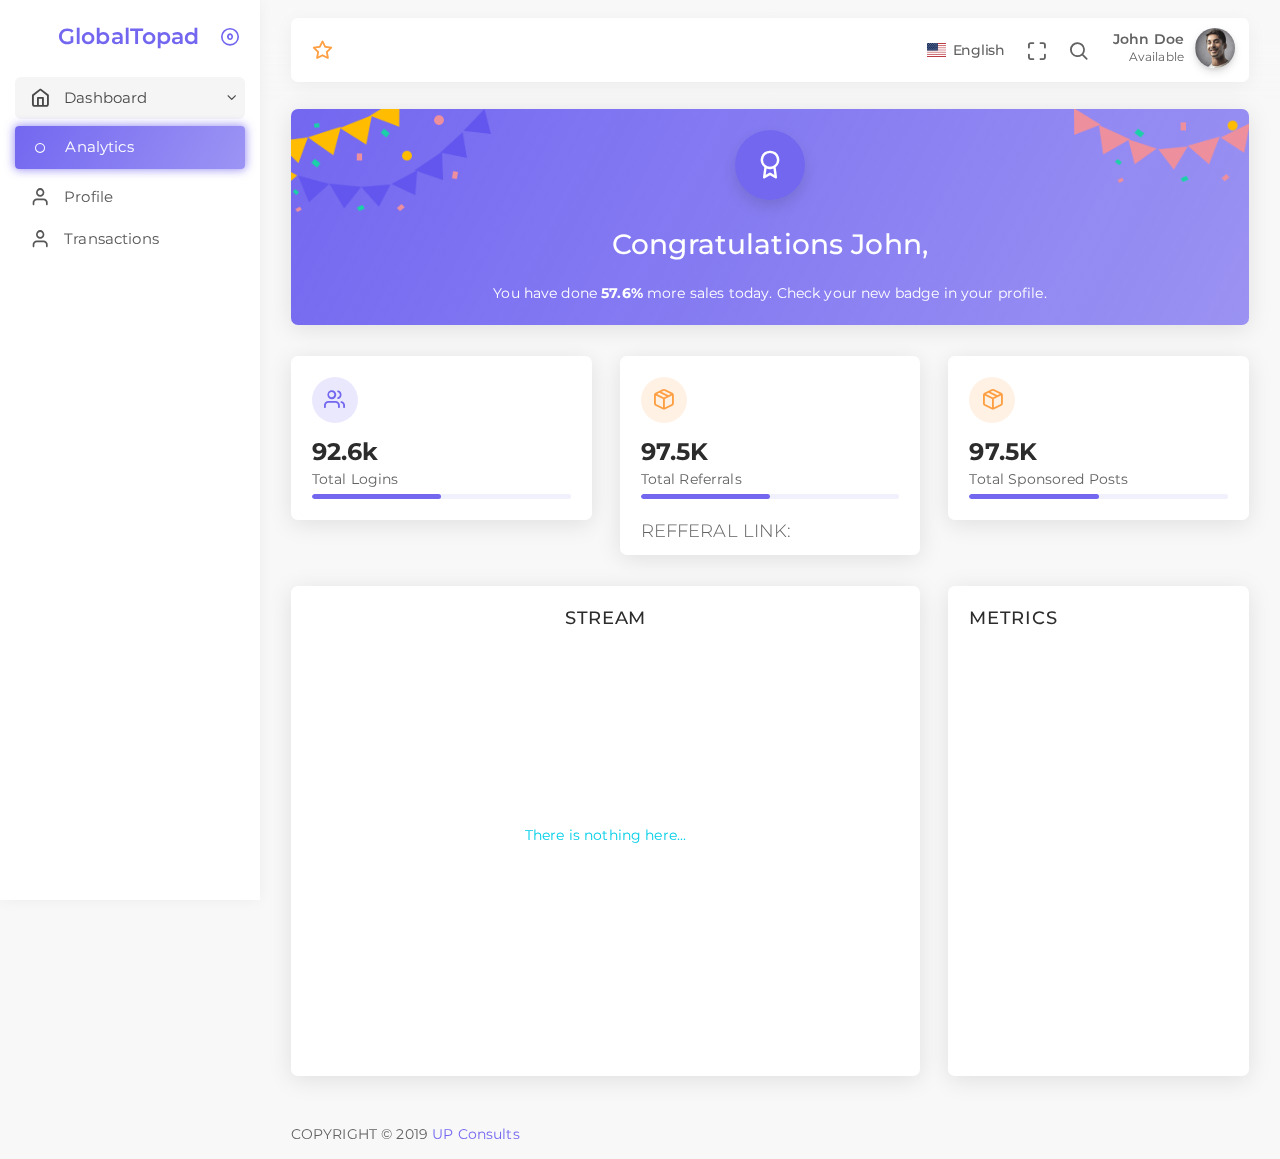
<file: index.html>
<!DOCTYPE html>
<html class="loading" lang="en" data-textdirection="ltr">
<!-- BEGIN: Head-->

<head>
    <meta http-equiv="Content-Type" content="text/html; charset=UTF-8">
    <meta http-equiv="X-UA-Compatible" content="IE=edge">
    <meta name="viewport" content="width=device-width, initial-scale=1.0, user-scalable=0, minimal-ui">
    <meta name="description" content="Vuesax admin is super flexible, powerful, clean &amp; modern responsive bootstrap 4 admin template with unlimited possibilities.">
    <meta name="keywords" content="admin template, Vuesax admin template, dashboard template, flat admin template, responsive admin template, web app">
    <meta name="author" content="PIXINVENT">
    <title>Dashboard Analytics</title>
    <link rel="apple-touch-icon" href="../../../app-assets/images/ico/apple-icon-120.png">
    <link rel="shortcut icon" type="image/x-icon" href="../../../app-assets/images/ico/favicon.ico">
    <link href="https://fonts.googleapis.com/css?family=Montserrat:300,400,500,600" rel="stylesheet">

    <!-- BEGIN: Vendor CSS-->
    <link rel="stylesheet" type="text/css" href="../../../app-assets/vendors/css/vendors.min.css">
    <link rel="stylesheet" type="text/css" href="../../../app-assets/vendors/css/charts/apexcharts.css">
    <link rel="stylesheet" type="text/css" href="../../../app-assets/vendors/css/extensions/tether-theme-arrows.css">
    <link rel="stylesheet" type="text/css" href="../../../app-assets/vendors/css/extensions/tether.min.css">
    <link rel="stylesheet" type="text/css" href="../../../app-assets/vendors/css/extensions/shepherd-theme-default.css">
    <!-- END: Vendor CSS-->

    <!-- BEGIN: Theme CSS-->
    <link rel="stylesheet" type="text/css" href="../../../app-assets/css/bootstrap.css">
    <link rel="stylesheet" type="text/css" href="../../../app-assets/css/bootstrap-extended.css">
    <link rel="stylesheet" type="text/css" href="../../../app-assets/css/colors.css">
    <link rel="stylesheet" type="text/css" href="../../../app-assets/css/components.css">
    <link rel="stylesheet" type="text/css" href="../../../app-assets/css/themes/dark-layout.css">
    <link rel="stylesheet" type="text/css" href="../../../app-assets/css/themes/semi-dark-layout.css">

    <!-- BEGIN: Page CSS-->
    <link rel="stylesheet" type="text/css" href="../../../app-assets/css/core/menu/menu-types/vertical-menu.css">
    <link rel="stylesheet" type="text/css" href="../../../app-assets/css/core/colors/palette-gradient.css">
    <link rel="stylesheet" type="text/css" href="../../../app-assets/css/pages/dashboard-analytics.css">
    <link rel="stylesheet" type="text/css" href="../../../app-assets/css/pages/card-analytics.css">
    <link rel="stylesheet" type="text/css" href="../../../app-assets/css/plugins/tour/tour.css">
    <!-- END: Page CSS-->

    <!-- BEGIN: Custom CSS-->
    <link rel="stylesheet" type="text/css" href="../../../assets/css/style.css">
    <!-- END: Custom CSS-->

</head>
<!-- END: Head-->

<!-- BEGIN: Body-->

<body class="vertical-layout vertical-menu-modern 2-columns  navbar-floating footer-static  " data-open="click" data-menu="vertical-menu-modern" data-col="2-columns">

    <!-- BEGIN: Main Menu-->
    <div class="main-menu menu-fixed menu-light menu-accordion menu-shadow" data-scroll-to-active="true">
        <div class="navbar-header">
            <ul class="nav navbar-nav flex-row">
                <li class="nav-item mr-auto"><a class="navbar-brand" href="../../../html/ltr/vertical-menu-template/index.html">
                        <div class="brand-logo"></div>
                        <h2 class="brand-text mb-0">GlobalTopad</h2>
                    </a></li>
                <li class="nav-item nav-toggle"><a class="nav-link modern-nav-toggle pr-0" data-toggle="collapse"><i class="feather icon-x d-block d-xl-none font-medium-4 primary toggle-icon"></i><i class="toggle-icon feather icon-disc font-medium-4 d-none d-xl-block collapse-toggle-icon primary" data-ticon="icon-disc"></i></a></li>
            </ul>
        </div>
        <div class="shadow-bottom"></div>
        <div class="main-menu-content">
            <ul class="navigation navigation-main" id="main-menu-navigation" data-menu="menu-navigation">
                <li class=" nav-item"><a href="index.html"><i class="feather icon-home"></i><span class="menu-title" data-i18n="Dashboard">Dashboard</span><span class="badge badge badge-warning badge-pill float-right mr-2"></span></a>
                    <ul class="menu-content">
                        <li class="active"><a href="index.html"><i class="feather icon-circle"></i><span class="menu-item" data-i18n="Analytics">Analytics</span></a>
                        </li>
                    </ul>
                </li>
                <li class=" nav-item"><a href="page-user-profile.html"><i class="feather icon-user"></i><span class="menu-title" data-i18n="UserProfile">Profile</span><span class="badge badge badge-warning badge-pill float-right mr-2"></span></a>
                    <li class=" nav-item"><a href="user-transactions.html"><i class="feather icon-user"></i><span class="menu-title" data-i18n="UserTransactions">Transactions </span><span class="badge badge badge-warning badge-pill float-right mr-2"></span></a>
        </div>
    </div>
    <!-- END: Main Menu-->

    <!-- BEGIN: Content-->
    <div class="app-content content">

        <!-- BEGIN: Header-->
        <div class="content-overlay"></div>
        <div class="header-navbar-shadow"></div>
        <nav class="header-navbar navbar-expand-lg navbar navbar-with-menu floating-nav navbar-light navbar-shadow">
            <div class="navbar-wrapper">
                <div class="navbar-container content">
                    <div class="navbar-collapse" id="navbar-mobile">
                        <div class="mr-auto float-left bookmark-wrapper d-flex align-items-center">
                            <ul class="nav navbar-nav">
                                <li class="nav-item mobile-menu d-xl-none mr-auto"><a class="nav-link nav-menu-main menu-toggle hidden-xs" href="#"><i class="ficon feather icon-menu"></i></a></li>
                            </ul>
                            <ul class="nav navbar-nav">
                                <li class="nav-item d-none d-lg-block"><a class="nav-link bookmark-star"><i class="ficon feather icon-star warning"></i></a>
                                    <div class="bookmark-input search-input">
                                        <div class="bookmark-input-icon"><i class="feather icon-search primary"></i></div>
                                        <input class="form-control input" type="text" placeholder="Explore GlobalTopad" tabindex="0" data-search="template-list" />
                                        <ul class="search-list"></ul>
                                    </div>
                                    <!-- select.bookmark-select-->
                                    <!--   option Chat-->
                                    <!--   option email-->
                                    <!--   option todo-->
                                    <!--   option Calendar-->
                                </li>
                            </ul>
                        </div>
                        <ul class="nav navbar-nav float-right">
                            <li class="dropdown dropdown-language nav-item"><a class="dropdown-toggle nav-link" id="dropdown-flag" href="#" data-toggle="dropdown" aria-haspopup="true" aria-expanded="false"><i class="flag-icon flag-icon-us"></i><span class="selected-language">English</span></a>
                                <div class="dropdown-menu" aria-labelledby="dropdown-flag"><a class="dropdown-item" href="#" data-language="en"><i class="flag-icon flag-icon-us"></i> English</a></div>
                            </li>
                            <li class="nav-item d-none d-lg-block"><a class="nav-link nav-link-expand"><i class="ficon feather icon-maximize"></i></a></li>
                            <li class="nav-item nav-search"><a class="nav-link nav-link-search"><i class="ficon feather icon-search"></i></a>
                                <div class="search-input">
                                    <div class="search-input-icon"><i class="feather icon-search primary"></i></div>
                                    <input class="input" type="text" placeholder="Explore GlobalTopad" tabindex="-1" data-search="template-list" />
                                    <div class="search-input-close"><i class="feather icon-x"></i></div>
                                    <ul class="search-list"></ul>
                                </div>
                            </li>
                           
                            <li class="dropdown dropdown-user nav-item"><a class="dropdown-toggle nav-link dropdown-user-link" href="#" data-toggle="dropdown">
                                    <div class="user-nav d-sm-flex d-none"><span class="user-name text-bold-600">John Doe</span><span class="user-status">Available</span></div><span><img class="round" src="../../../app-assets/images/portrait/small/avatar-s-11.png" alt="avatar" height="40" width="40" /></span>
                                </a>
                                <div class="dropdown-menu dropdown-menu-right"><a class="dropdown-item" href="page-user-profile.html"><i class="feather icon-user"></i> Edit Profile</a>
                                    <div class="dropdown-divider"></div><a class="dropdown-item" href="auth-login.html"><i class="feather icon-power"></i> Logout</a>
                                </div>
                            </li>
                        </ul>
                    </div>
                </div>
            </div>
        </nav>
        <!-- END: Header-->

        <div class="content-wrapper">
            <div class="content-header row">
            </div>
            <div class="content-body">
                <!-- Dashboard Analytics Start -->
                <section id="dashboard-analytics">
                    <div class="row">
                        <div class="col-lg-12 col-md-12 col-sm-12">
                            <div class="card bg-analytics text-white">
                                <div class="card-content">
                                    <div class="card-body text-center">
                                        <img src="../../../app-assets/images/elements/decore-left.png" class="img-left" alt="
                           card-img-left">
                                        <img src="../../../app-assets/images/elements/decore-right.png" class="img-right" alt="
                                 card-img-right">
                                        <div class="avatar avatar-xl bg-primary shadow mt-0">
                                            <div class="avatar-content">
                                                <i class="feather icon-award white font-large-1"></i>
                                            </div>
                                        </div>
                                        <div class="text-center">
                                            <h1 class="mb-2 text-white">Congratulations John,</h1>
                                            <p class="m-auto w-75">You have done <strong>57.6%</strong> more sales today. Check your new badge in your profile.</p>
                                        </div>
                                    </div>
                                </div>
                            </div>
                        </div>
                        <div class="col-lg-4 col-md-4 col-12">
                            <div class="card">
                                <div class="card-header d-flex flex-column align-items-start pb-0">
                                    <div class="avatar bg-rgba-primary p-50 m-0">
                                        <div class="avatar-content">
                                            <i class="feather icon-users text-primary font-medium-5"></i>
                                        </div>
                                    </div>
                                    <h2 class="text-bold-700 mt-1 mb-25">92.6k</h2>
                                    <p class="mb-0">Total Logins</p>
                                </div>
                                <div class="card-content">
                                    <div class="progress progress-bar-primary mt-25 m-2">
                                        <div class="progress-bar" role="progressbar" style="width: 50%;" aria-valuenow="25" aria-valuemin="0" aria-valuemax="100"></div>
                                      </div>
                                </div>
                            </div>
                        </div>
                        <div class="col-lg-4 col-md-4 col-12">
                            <div class="card">
                                <div class="card-header d-flex flex-column align-items-start pb-0">
                                    <div class="avatar bg-rgba-warning p-50 m-0">
                                        <div class="avatar-content">
                                            <i class="feather icon-package text-warning font-medium-5"></i>
                                        </div>
                                    </div>
                                    <h2 class="text-bold-700 mt-1 mb-25">97.5K</h2>
                                    <p class="mb-0">Total Referrals</p>
                                                                    </div>
                                <div class="card-content">
                                    <div class="progress progress-bar-primary mt-25 m-2">
                                        <div class="progress-bar" role="progressbar" style="width: 50%;" aria-valuenow="25" aria-valuemin="0" aria-valuemax="100"></div>
                                      </div>
                                      <p class="lead ml-2 text-uppercase"> Refferal Link: </p>

                                </div>
                            </div>
                        </div>

                        <div class="col-lg-4 col-md-4 col-12">
                            <div class="card">
                                <div class="card-header d-flex flex-column align-items-start pb-0">
                                    <div class="avatar bg-rgba-warning p-50 m-0">
                                        <div class="avatar-content">
                                            <i class="feather icon-package text-warning font-medium-5"></i>
                                        </div>
                                    </div>
                                    <h2 class="text-bold-700 mt-1 mb-25">97.5K</h2>
                                    <p class="mb-0">Total Sponsored Posts</p>
                                   
                                </div>
                                <div class="card-content">
                                    <div class="progress progress-bar-primary mt-25 m-2">
                                        <div class="progress-bar" role="progressbar" style="width: 50%;" aria-valuenow="25" aria-valuemin="0" aria-valuemax="100"></div>
                                      </div>
                                </div>
                            </div>
                        </div>
                        
                        <div class="col-8 col-lg-8 col-md-8 col-sm-12 ">   
                            <div class="card" style="height: 35em;">
                                <div class="card-header justify-content-center">
                                    <h4 class="card-title">STREAM</h4>
                                </div>

                                <div class="card-body">
                                    <div class="center d-flex justify-content-center" style="position: relative; top: 12.5rem;">
                                        <p class="text-info">
                                            There is nothing here...
                                        </p>
                                    </div>
                                </div>
                            </div>
                        </div>

                        <div class="col-4 col-lg-4 col-md-4 col-sm-12 ">   
                            <div class="card" style="height: 35em;">
                                <div class="card-header ">
                                    <h4 class="card-title">METRICS</h4>
                                </div>

                                <div class="card-body">
                                    <div id="session-chart" class="mb-1"></div>
                                    
                                </div>
                            </div>
                        </div>

                    </div>
                    
                    </div>
                    </div>
                </section>
                <!-- Dashboard Analytics end -->

            </div>
        </div>

        
    </div>
    <!-- END: Content-->

    <div class="sidenav-overlay"></div>
    <div class="drag-target"></div>

    <!-- BEGIN: Footer-->
    <footer class="footer footer-static footer-light">
        <p class="clearfix blue-grey lighten-2 mb-0"><span class="float-md-left d-block d-md-inline-block mt-25">COPYRIGHT &copy; 2019<a class="text-bold-800 grey darken-2" href="https://upconsults.tech" target="_blank">UP Consults</a></span>
            <button class="btn btn-primary btn-icon scroll-top" type="button"><i class="feather icon-arrow-up"></i></button>
        </p>
    </footer>
    <!-- END: Footer-->


    <!-- BEGIN: Vendor JS-->
    <script src="../../../app-assets/vendors/js/vendors.min.js"></script>
    <!-- BEGIN Vendor JS-->

    <!-- BEGIN: Page Vendor JS-->
    <script src="../../../app-assets/vendors/js/charts/apexcharts.min.js"></script>
    <script src="../../../app-assets/vendors/js/extensions/tether.min.js"></script>
    <!-- <script src="../../../app-assets/vendors/js/extensions/shepherd.min.js"></script> -->
    <!-- END: Page Vendor JS-->

    <!-- BEGIN: Theme JS-->
    <script src="../../../app-assets/js/core/app-menu.js"></script>
    <script src="../../../app-assets/js/core/app.js"></script>
    <script src="../../../app-assets/js/scripts/components.js"></script>
    <!-- END: Theme JS-->

    <!-- BEGIN: Page JS-->
    <script src="../../../app-assets/js/scripts/pages/dashboard-analytics.js"></script>
    <script src="../../../app-assets/js/scripts/cards/card-analytics.js"></script>
    <script src="../../../app-assets/vendors/js/charts/apexcharts.min.js"></script>

    <!-- END: Page JS-->

</body>
<!-- END: Body-->

</html>
</file>
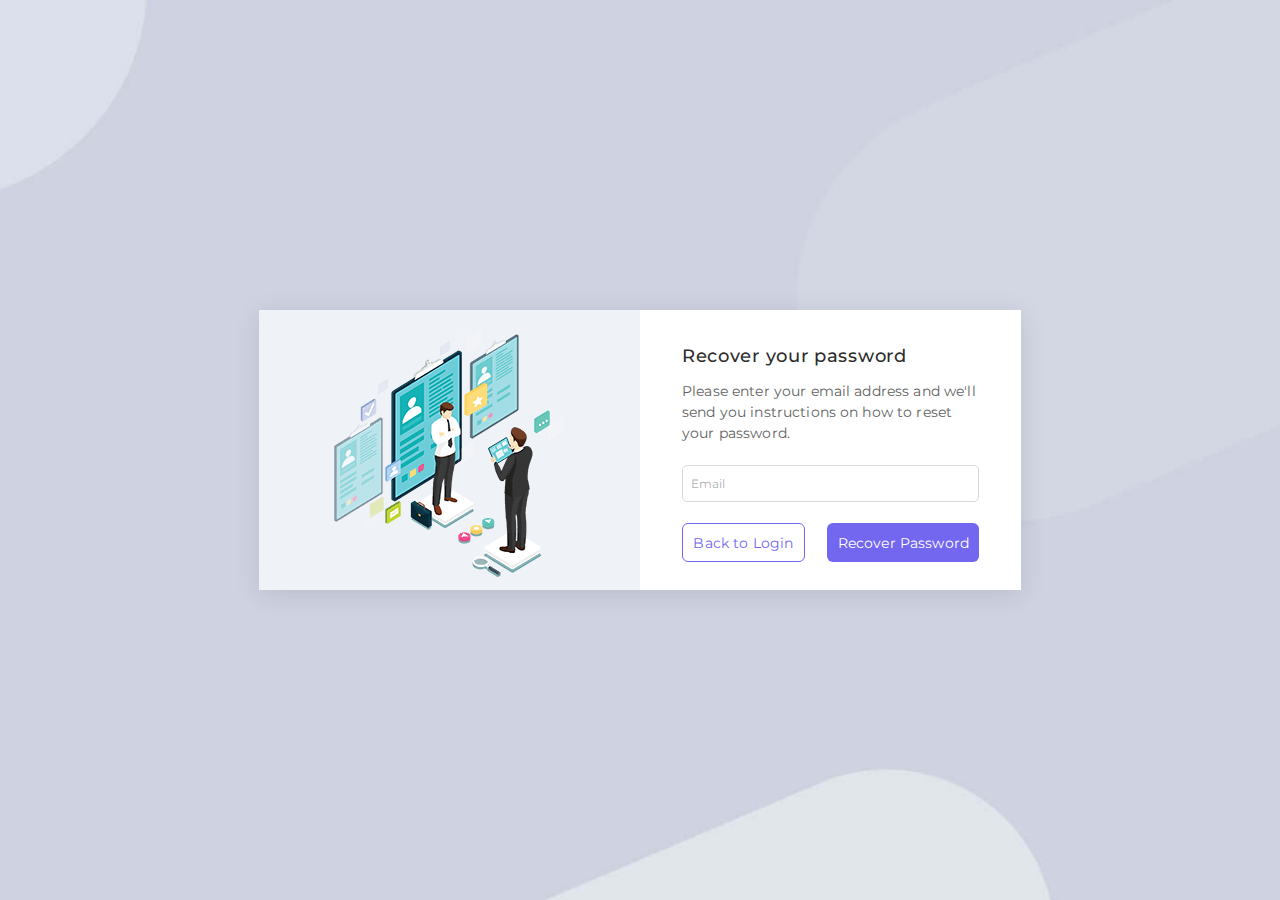
<file: auth-forgot-password.html>
<!DOCTYPE html>
<html class="loading" lang="en" data-textdirection="ltr">
<!-- BEGIN: Head-->

<head>
    <meta http-equiv="Content-Type" content="text/html; charset=UTF-8">
    <meta http-equiv="X-UA-Compatible" content="IE=edge">
    <meta name="viewport" content="width=device-width, initial-scale=1.0, user-scalable=0, minimal-ui">
    <meta name="description" content="Vuesax admin is super flexible, powerful, clean &amp; modern responsive bootstrap 4 admin template with unlimited possibilities.">
    <meta name="keywords" content="admin template, Vuesax admin template, dashboard template, flat admin template, responsive admin template, web app">
    <meta name="author" content="PIXINVENT">
    <title>Forgot Password - Vuesax - Bootstrap HTML admin template</title>
    <link rel="apple-touch-icon" href="../../../app-assets/images/ico/apple-icon-120.png">
    <link rel="shortcut icon" type="image/x-icon" href="../../../app-assets/images/ico/favicon.ico">
    <link href="https://fonts.googleapis.com/css?family=Montserrat:300,400,500,600" rel="stylesheet">

    <!-- BEGIN: Vendor CSS-->
    <link rel="stylesheet" type="text/css" href="../../../app-assets/vendors/css/vendors.min.css">
    <!-- END: Vendor CSS-->

    <!-- BEGIN: Theme CSS-->
    <link rel="stylesheet" type="text/css" href="../../../app-assets/css/bootstrap.css">
    <link rel="stylesheet" type="text/css" href="../../../app-assets/css/bootstrap-extended.css">
    <link rel="stylesheet" type="text/css" href="../../../app-assets/css/colors.css">
    <link rel="stylesheet" type="text/css" href="../../../app-assets/css/components.css">
    <link rel="stylesheet" type="text/css" href="../../../app-assets/css/themes/dark-layout.css">
    <link rel="stylesheet" type="text/css" href="../../../app-assets/css/themes/semi-dark-layout.css">

    <!-- BEGIN: Page CSS-->
    <link rel="stylesheet" type="text/css" href="../../../app-assets/css/core/menu/menu-types/vertical-menu.css">
    <link rel="stylesheet" type="text/css" href="../../../app-assets/css/core/colors/palette-gradient.css">
    <link rel="stylesheet" type="text/css" href="../../../app-assets/css/pages/authentication.css">
    <!-- END: Page CSS-->

    <!-- BEGIN: Custom CSS-->
    <link rel="stylesheet" type="text/css" href="../../../assets/css/style.css">
    <!-- END: Custom CSS-->

</head>
<!-- END: Head-->

<!-- BEGIN: Body-->

<body class="vertical-layout vertical-menu-modern 1-column  navbar-floating footer-static bg-full-screen-image  blank-page blank-page" data-open="click" data-menu="vertical-menu-modern" data-col="1-column">
    <!-- BEGIN: Content-->
    <div class="app-content content">
        <div class="content-wrapper">
            <div class="content-header row">
            </div>
            <div class="content-body">
                <section class="row flexbox-container">
                    <div class="col-xl-7 col-md-9 col-10 d-flex justify-content-center px-0">
                        <div class="card bg-authentication rounded-0 mb-0">
                            <div class="row m-0">
                                <div class="col-lg-6 d-lg-block d-none text-center align-self-center">
                                    <img src="../../../app-assets/images/pages/forgot-password.png" alt="branding logo">
                                </div>
                                <div class="col-lg-6 col-12 p-0">
                                    <div class="card rounded-0 mb-0 px-2 py-1">
                                        <div class="card-header pb-1">
                                            <div class="card-title">
                                                <h4 class="mb-0">Recover your password</h4>
                                            </div>
                                        </div>
                                        <p class="px-2 mb-0">Please enter your email address and we'll send you instructions on how to reset your password.</p>
                                        <div class="card-content">
                                            <div class="card-body">
                                                <form action="index.html">
                                                    <div class="form-label-group">
                                                        <input type="email" id="inputEmail" class="form-control" placeholder="Email">
                                                        <label for="inputEmail">Email</label>
                                                    </div>
                                                </form>
                                                <div class="float-md-left d-block mb-1">
                                                    <a href="auth-login.html" class="btn btn-outline-primary btn-block px-75">Back to Login</a>
                                                </div>
                                                <div class="float-md-right d-block mb-1">
                                                    <a href="#" class="btn btn-primary btn-block px-75">Recover Password</a>
                                                </div>
                                            </div>
                                        </div>
                                    </div>
                                </div>
                            </div>
                        </div>
                    </div>
            </div>
            </section>

        </div>
    </div>
    </div>
    <!-- END: Content-->


    <!-- BEGIN: Vendor JS-->
    <script src="../../../app-assets/vendors/js/vendors.min.js"></script>
    <!-- BEGIN Vendor JS-->

    <!-- BEGIN: Page Vendor JS-->
    <!-- END: Page Vendor JS-->

    <!-- BEGIN: Theme JS-->
    <script src="../../../app-assets/js/core/app-menu.js"></script>
    <script src="../../../app-assets/js/core/app.js"></script>
    <script src="../../../app-assets/js/scripts/components.js"></script>
    <!-- END: Theme JS-->

    <!-- BEGIN: Page JS-->
    <!-- END: Page JS-->

</body>
<!-- END: Body-->

</html>
</file>
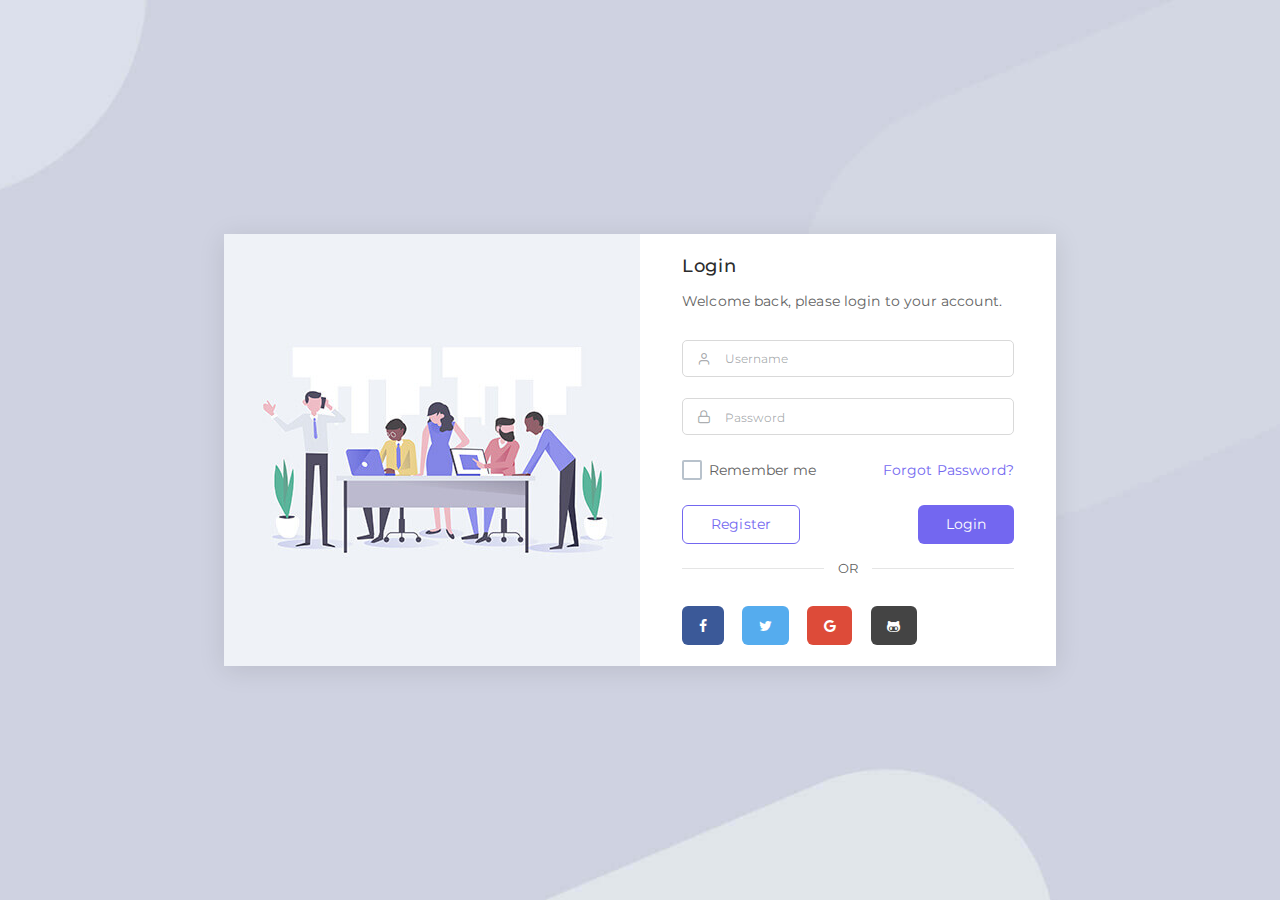
<file: auth-login.html>
<!DOCTYPE html>
<html class="loading" lang="en" data-textdirection="ltr">
<!-- BEGIN: Head-->

<head>
    <meta http-equiv="Content-Type" content="text/html; charset=UTF-8">
    <meta http-equiv="X-UA-Compatible" content="IE=edge">
    <meta name="viewport" content="width=device-width, initial-scale=1.0, user-scalable=0, minimal-ui">
    <meta name="description" content="Vuesax admin is super flexible, powerful, clean &amp; modern responsive bootstrap 4 admin template with unlimited possibilities.">
    <meta name="keywords" content="admin template, Vuesax admin template, dashboard template, flat admin template, responsive admin template, web app">
    <meta name="author" content="PIXINVENT">
    <title>Login Page - Vuesax - Bootstrap HTML admin template</title>
    <link rel="apple-touch-icon" href="../../../app-assets/images/ico/apple-icon-120.png">
    <link rel="shortcut icon" type="image/x-icon" href="../../../app-assets/images/ico/favicon.ico">
    <link href="https://fonts.googleapis.com/css?family=Montserrat:300,400,500,600" rel="stylesheet">

    <!-- BEGIN: Vendor CSS-->
    <link rel="stylesheet" type="text/css" href="../../../app-assets/vendors/css/vendors.min.css">
    <!-- END: Vendor CSS-->

    <!-- BEGIN: Theme CSS-->
    <link rel="stylesheet" type="text/css" href="../../../app-assets/css/bootstrap.css">
    <link rel="stylesheet" type="text/css" href="../../../app-assets/css/bootstrap-extended.css">
    <link rel="stylesheet" type="text/css" href="../../../app-assets/css/colors.css">
    <link rel="stylesheet" type="text/css" href="../../../app-assets/css/components.css">
    <link rel="stylesheet" type="text/css" href="../../../app-assets/css/themes/dark-layout.css">
    <link rel="stylesheet" type="text/css" href="../../../app-assets/css/themes/semi-dark-layout.css">

    <!-- BEGIN: Page CSS-->
    <link rel="stylesheet" type="text/css" href="../../../app-assets/css/core/menu/menu-types/vertical-menu.css">
    <link rel="stylesheet" type="text/css" href="../../../app-assets/css/core/colors/palette-gradient.css">
    <link rel="stylesheet" type="text/css" href="../../../app-assets/css/pages/authentication.css">
    <!-- END: Page CSS-->

    <!-- BEGIN: Custom CSS-->
    <link rel="stylesheet" type="text/css" href="../../../assets/css/style.css">
    <!-- END: Custom CSS-->

</head>
<!-- END: Head-->

<!-- BEGIN: Body-->

<body class="vertical-layout vertical-menu-modern 1-column  navbar-floating footer-static bg-full-screen-image  blank-page blank-page" data-open="click" data-menu="vertical-menu-modern" data-col="1-column">
    <!-- BEGIN: Content-->
    <div class="app-content content">
        <div class="content-wrapper">
            <div class="content-header row">
            </div>
            <div class="content-body">
                <section class="row flexbox-container">
                    <div class="col-xl-8 col-11 d-flex justify-content-center">
                        <div class="card bg-authentication rounded-0 mb-0">
                            <div class="row m-0">
                                <div class="col-lg-6 d-lg-block d-none text-center align-self-center px-1 py-0">
                                    <img src="../../../app-assets/images/pages/login.png" alt="branding logo">
                                </div>
                                <div class="col-lg-6 col-12 p-0">
                                    <div class="card rounded-0 mb-0 px-2">
                                        <div class="card-header pb-1">
                                            <div class="card-title">
                                                <h4 class="mb-0">Login</h4>
                                            </div>
                                        </div>
                                        <p class="px-2">Welcome back, please login to your account.</p>
                                        <div class="card-content">
                                            <div class="card-body pt-1">
                                                <form action="index.html">
                                                    <fieldset class="form-label-group form-group position-relative has-icon-left">
                                                        <input type="text" class="form-control" id="user-name" placeholder="Username" required>
                                                        <div class="form-control-position">
                                                            <i class="feather icon-user"></i>
                                                        </div>
                                                        <label for="user-name">Username</label>
                                                    </fieldset>

                                                    <fieldset class="form-label-group position-relative has-icon-left">
                                                        <input type="password" class="form-control" id="user-password" placeholder="Password" required>
                                                        <div class="form-control-position">
                                                            <i class="feather icon-lock"></i>
                                                        </div>
                                                        <label for="user-password">Password</label>
                                                    </fieldset>
                                                    <div class="form-group d-flex justify-content-between align-items-center">
                                                        <div class="text-left">
                                                            <fieldset class="checkbox">
                                                                <div class="vs-checkbox-con vs-checkbox-primary">
                                                                    <input type="checkbox">
                                                                    <span class="vs-checkbox">
                                                                        <span class="vs-checkbox--check">
                                                                            <i class="vs-icon feather icon-check"></i>
                                                                        </span>
                                                                    </span>
                                                                    <span class="">Remember me</span>
                                                                </div>
                                                            </fieldset>
                                                        </div>
                                                        <div class="text-right"><a href="auth-forgot-password.html" class="card-link">Forgot Password?</a></div>
                                                    </div>
                                                    <a href="auth-register.html" class="btn btn-outline-primary float-left btn-inline">Register</a>
                                                    <button type="submit" class="btn btn-primary float-right btn-inline">Login</button>
                                                </form>
                                            </div>
                                        </div>
                                        <div class="login-footer">
                                            <div class="divider">
                                                <div class="divider-text">OR</div>
                                            </div>
                                            <div class="footer-btn d-inline">
                                                <a href="#" class="btn btn-facebook"><span class="fa fa-facebook"></span></a>
                                                <a href="#" class="btn btn-twitter white"><span class="fa fa-twitter"></span></a>
                                                <a href="#" class="btn btn-google"><span class="fa fa-google"></span></a>
                                                <a href="#" class="btn btn-github"><span class="fa fa-github-alt"></span></a>
                                            </div>
                                        </div>
                                    </div>
                                </div>
                            </div>
                        </div>
                    </div>
                </section>

            </div>
        </div>
    </div>
    <!-- END: Content-->


    <!-- BEGIN: Vendor JS-->
    <script src="../../../app-assets/vendors/js/vendors.min.js"></script>
    <!-- BEGIN Vendor JS-->

    <!-- BEGIN: Page Vendor JS-->
    <!-- END: Page Vendor JS-->

    <!-- BEGIN: Theme JS-->
    <script src="../../../app-assets/js/core/app-menu.js"></script>
    <script src="../../../app-assets/js/core/app.js"></script>
    <script src="../../../app-assets/js/scripts/components.js"></script>
    <!-- END: Theme JS-->

    <!-- BEGIN: Page JS-->
    <!-- END: Page JS-->

</body>
<!-- END: Body-->

</html>
</file>
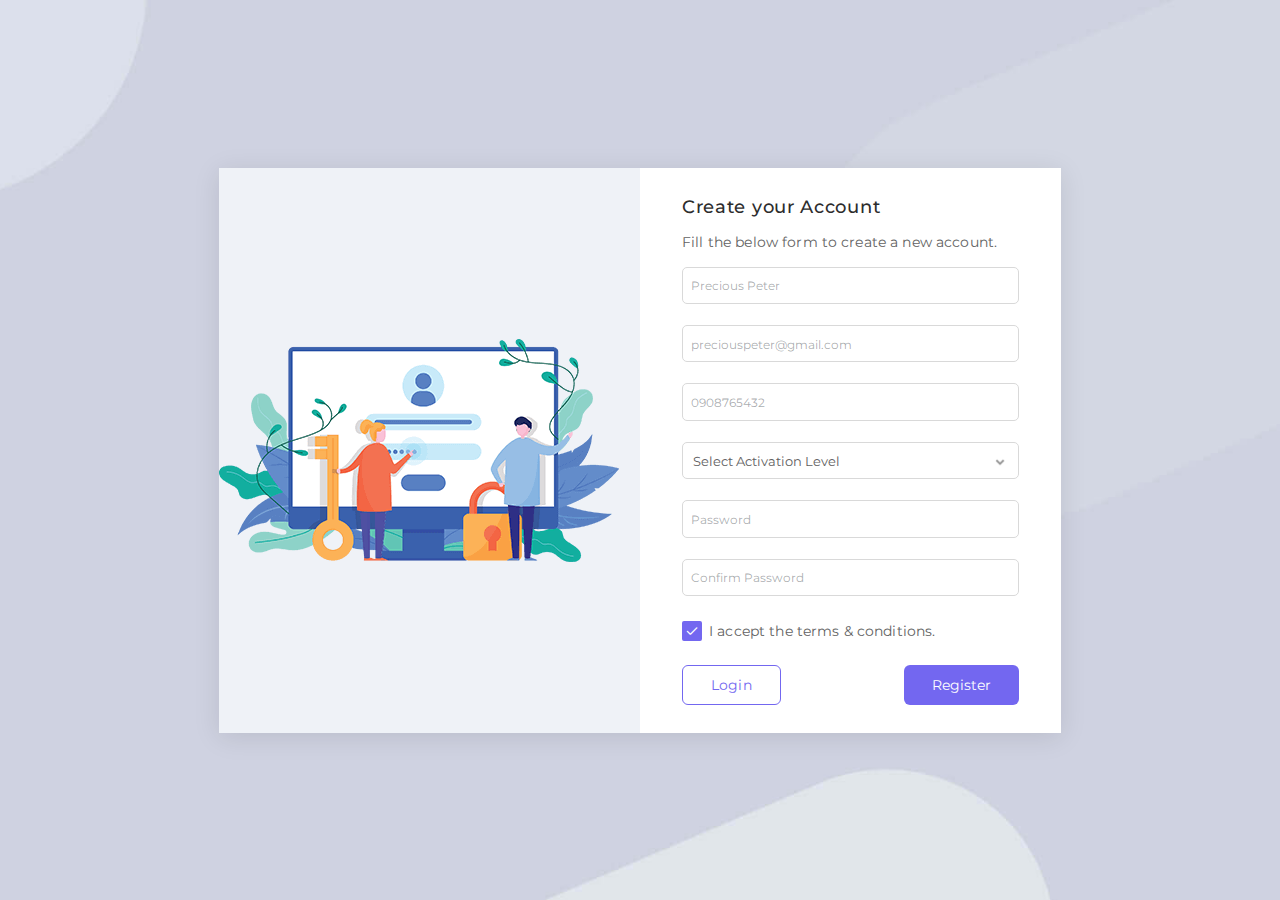
<file: auth-register.html>
<!DOCTYPE html>
<html class="loading" lang="en" data-textdirection="ltr">
<!-- BEGIN: Head-->

<head>
    <meta http-equiv="Content-Type" content="text/html; charset=UTF-8">
    <meta http-equiv="X-UA-Compatible" content="IE=edge">
    <meta name="viewport" content="width=device-width, initial-scale=1.0, user-scalable=0, minimal-ui">
    <meta name="description" content="Vuesax admin is super flexible, powerful, clean &amp; modern responsive bootstrap 4 admin template with unlimited possibilities.">
    <meta name="keywords" content="admin template, Vuesax admin template, dashboard template, flat admin template, responsive admin template, web app">
    <meta name="author" content="PIXINVENT">
    <title>Register Page - Vuesax - Bootstrap HTML admin template</title>
    <link rel="apple-touch-icon" href="../../../app-assets/images/ico/apple-icon-120.png">
    <link rel="shortcut icon" type="image/x-icon" href="../../../app-assets/images/ico/favicon.ico">
    <link href="https://fonts.googleapis.com/css?family=Montserrat:300,400,500,600" rel="stylesheet">

    <!-- BEGIN: Vendor CSS-->
    <link rel="stylesheet" type="text/css" href="../../../app-assets/vendors/css/vendors.min.css">
    <!-- END: Vendor CSS-->

    <!-- BEGIN: Theme CSS-->
    <link rel="stylesheet" type="text/css" href="../../../app-assets/css/bootstrap.css">
    <link rel="stylesheet" type="text/css" href="../../../app-assets/css/bootstrap-extended.css">
    <link rel="stylesheet" type="text/css" href="../../../app-assets/css/colors.css">
    <link rel="stylesheet" type="text/css" href="../../../app-assets/css/components.css">
    <link rel="stylesheet" type="text/css" href="../../../app-assets/css/themes/dark-layout.css">
    <link rel="stylesheet" type="text/css" href="../../../app-assets/css/themes/semi-dark-layout.css">

    <!-- BEGIN: Page CSS-->
    <link rel="stylesheet" type="text/css" href="../../../app-assets/css/core/menu/menu-types/vertical-menu.css">
    <link rel="stylesheet" type="text/css" href="../../../app-assets/css/core/colors/palette-gradient.css">
    <link rel="stylesheet" type="text/css" href="../../../app-assets/css/pages/authentication.css">
    <!-- END: Page CSS-->

    <!-- BEGIN: Custom CSS-->
    <link rel="stylesheet" type="text/css" href="../../../assets/css/style.css">
    <!-- END: Custom CSS-->

</head>
<!-- END: Head-->

<!-- BEGIN: Body-->

<body class="vertical-layout vertical-menu-modern 1-column  navbar-floating footer-static bg-full-screen-image  blank-page blank-page" data-open="click" data-menu="vertical-menu-modern" data-col="1-column">
    <!-- BEGIN: Content-->
    <div class="app-content content">
        <div class="content-wrapper">
            <div class="content-header row">
            </div>
            <div class="content-body">
                <section class="row flexbox-container">
                    <div class="col-xl-8 col-10 d-flex justify-content-center">
                        <div class="card bg-authentication rounded-0 mb-0">
                            <div class="row m-0">
                                <div class="col-lg-6 d-lg-block d-none text-center align-self-center pl-0 pr-3 py-0">
                                    <img src="../../../app-assets/images/pages/register.jpg" alt="branding logo">
                                </div>
                                <div class="col-lg-6 col-12 p-0">
                                    <div class="card rounded-0 mb-0 p-2">
                                        <div class="card-header pt-50 pb-1">
                                            <div class="card-title">
                                                <h4 class="mb-0">Create your Account</h4>
                                            </div>
                                        </div>
                                        <p class="px-2">Fill the below form to create a new account.</p>
                                        <div class="card-content">
                                            <div class="card-body pt-0">
                                                <form action="index.html">
                                                    <div class="form-label-group">
                                                        <input type="text" id="inputName" class="form-control" placeholder="Precious Peter" required>
                                                        <label for="inputName">Enter your <span class="font-weight-bolder">Name </span></label>
                                                    </div>
                                                    <div class="form-label-group">
                                                        <input type="email" id="inputEmail" class="form-control" placeholder="preciouspeter@gmail.com" required>
                                                        <label for="inputEmail">Enter your Email</label>
                                                    </div>
                                                    <div class="form-label-group">
                                                        <input type="tel" id="inputNumber" class="form-control" placeholder="0908765432" required>
                                                        <label for="inputEmail">Enter your <span class="font-weight-bolder">Phone Number </span></label>
                                                    </div>

                                                    <div class="form-label-group">
                                                        <select name="plans" id="" class="form-control" required>
                                                            <option value=" default" default disabled selected> Select Activation Level </option>
                                                            <option value="starter advertiser"> Starter Adviser (N5, 000) </option>
                                                            <option value="starter advertiser"> Silver Adviser (10, 000) </option>
                                                            <option value="starter advertiser"> Gold Adviser (20, 000) </option>
                                                            <option value="starter advertiser"> Diamond Adviser (30, 000) </option>
                                                        </select>
                                                    </div>
                                                    <div class="form-label-group">
                                                        <input type="password" id="inputPassword" class="form-control" placeholder="Password" required>
                                                        <label for="inputPassword">Choose a <span class="font-weight-bolder">Password </span></label>
                                                    </div>
                                                    <div class="form-label-group">
                                                        <input type="password" id="inputConfPassword" class="form-control" placeholder="Confirm Password" required>
                                                        <label for="inputConfPassword">Confirm Password</label>
                                                    </div>
                                                    <div class="form-group row">
                                                        <div class="col-12">
                                                            <fieldset class="checkbox">
                                                                <div class="vs-checkbox-con vs-checkbox-primary">
                                                                    <input type="checkbox" checked>
                                                                    <span class="vs-checkbox">
                                                                        <span class="vs-checkbox--check">
                                                                            <i class="vs-icon feather icon-check"></i>
                                                                        </span>
                                                                    </span>
                                                                    <span class=""> I accept the terms & conditions.</span>
                                                                </div>
                                                            </fieldset>
                                                        </div>
                                                    </div>
                                                    <a href="auth-login.html" class="btn btn-outline-primary float-left btn-inline mb-50">Login</a>
                                                    <button type="submit" class="btn btn-primary float-right btn-inline mb-50">Register</a>
                                                </form>
                                            </div>
                                        </div>
                                    </div>
                                </div>
                            </div>
                        </div>
                    </div>
                </section>

            </div>
        </div>
    </div>
    <!-- END: Content-->


    <!-- BEGIN: Vendor JS-->
    <script src="../../../app-assets/vendors/js/vendors.min.js"></script>
    <!-- BEGIN Vendor JS-->

    <!-- BEGIN: Page Vendor JS-->
    <!-- END: Page Vendor JS-->

    <!-- BEGIN: Theme JS-->
    <script src="../../../app-assets/js/core/app-menu.js"></script>
    <script src="../../../app-assets/js/core/app.js"></script>
    <script src="../../../app-assets/js/scripts/components.js"></script>
    <!-- END: Theme JS-->

    <!-- BEGIN: Page JS-->
    <!-- END: Page JS-->

</body>
<!-- END: Body-->

</html>
</file>
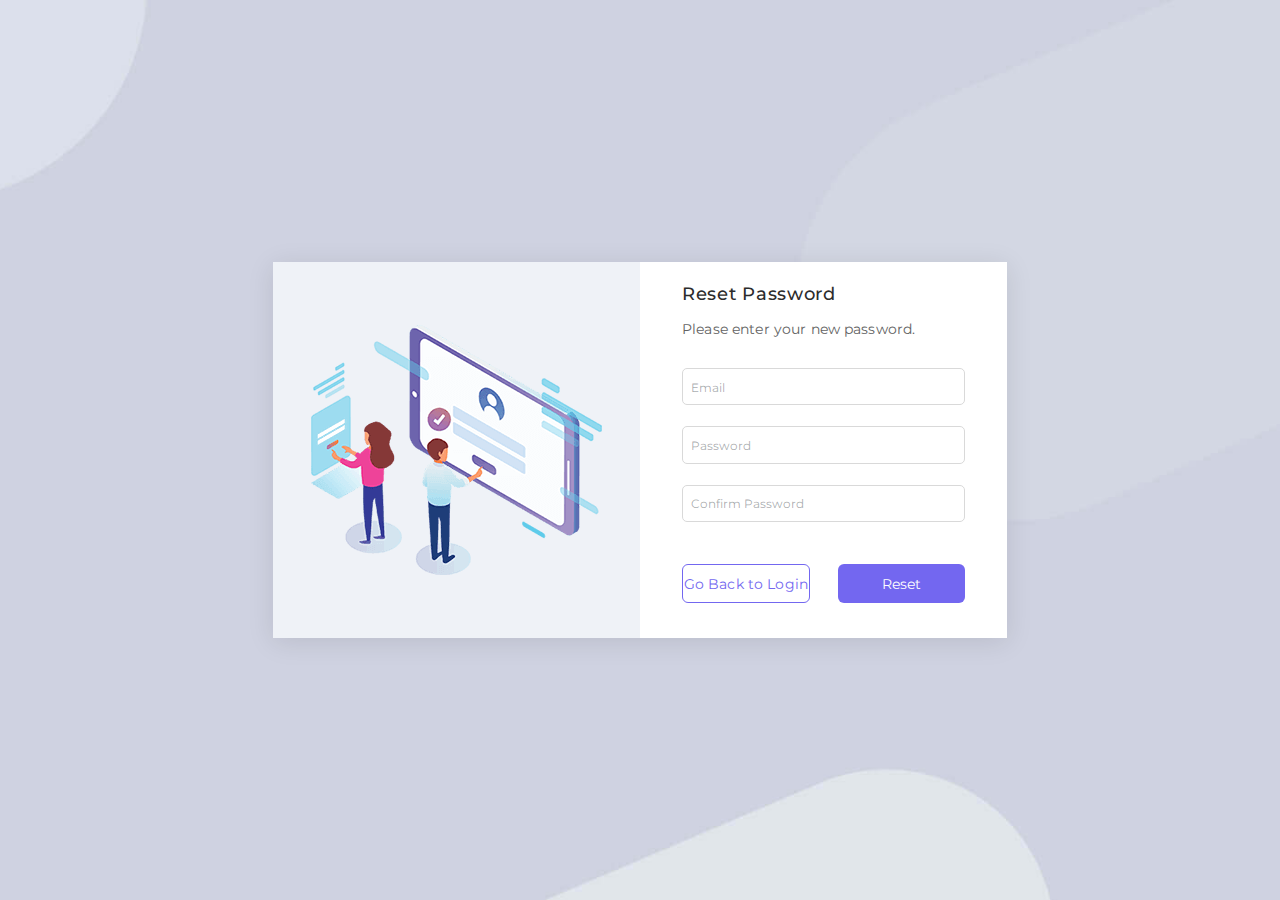
<file: auth-reset-password.html>
<!DOCTYPE html>
<html class="loading" lang="en" data-textdirection="ltr">
<!-- BEGIN: Head-->

<head>
    <meta http-equiv="Content-Type" content="text/html; charset=UTF-8">
    <meta http-equiv="X-UA-Compatible" content="IE=edge">
    <meta name="viewport" content="width=device-width, initial-scale=1.0, user-scalable=0, minimal-ui">
    <meta name="description" content="Vuesax admin is super flexible, powerful, clean &amp; modern responsive bootstrap 4 admin template with unlimited possibilities.">
    <meta name="keywords" content="admin template, Vuesax admin template, dashboard template, flat admin template, responsive admin template, web app">
    <meta name="author" content="PIXINVENT">
    <title>Reset Password - Vuesax - Bootstrap HTML admin template</title>
    <link rel="apple-touch-icon" href="../../../app-assets/images/ico/apple-icon-120.png">
    <link rel="shortcut icon" type="image/x-icon" href="../../../app-assets/images/ico/favicon.ico">
    <link href="https://fonts.googleapis.com/css?family=Montserrat:300,400,500,600" rel="stylesheet">

    <!-- BEGIN: Vendor CSS-->
    <link rel="stylesheet" type="text/css" href="../../../app-assets/vendors/css/vendors.min.css">
    <!-- END: Vendor CSS-->

    <!-- BEGIN: Theme CSS-->
    <link rel="stylesheet" type="text/css" href="../../../app-assets/css/bootstrap.css">
    <link rel="stylesheet" type="text/css" href="../../../app-assets/css/bootstrap-extended.css">
    <link rel="stylesheet" type="text/css" href="../../../app-assets/css/colors.css">
    <link rel="stylesheet" type="text/css" href="../../../app-assets/css/components.css">
    <link rel="stylesheet" type="text/css" href="../../../app-assets/css/themes/dark-layout.css">
    <link rel="stylesheet" type="text/css" href="../../../app-assets/css/themes/semi-dark-layout.css">

    <!-- BEGIN: Page CSS-->
    <link rel="stylesheet" type="text/css" href="../../../app-assets/css/core/menu/menu-types/vertical-menu.css">
    <link rel="stylesheet" type="text/css" href="../../../app-assets/css/core/colors/palette-gradient.css">
    <link rel="stylesheet" type="text/css" href="../../../app-assets/css/pages/authentication.css">
    <!-- END: Page CSS-->

    <!-- BEGIN: Custom CSS-->
    <link rel="stylesheet" type="text/css" href="../../../assets/css/style.css">
    <!-- END: Custom CSS-->

</head>
<!-- END: Head-->

<!-- BEGIN: Body-->

<body class="vertical-layout vertical-menu-modern 1-column  navbar-floating footer-static bg-full-screen-image  blank-page blank-page" data-open="click" data-menu="vertical-menu-modern" data-col="1-column">
    <!-- BEGIN: Content-->
    <div class="app-content content">
        <div class="content-wrapper">
            <div class="content-header row">
            </div>
            <div class="content-body">
                <section class="row flexbox-container">
                    <div class="col-xl-7 col-10 d-flex justify-content-center">
                        <div class="card bg-authentication rounded-0 mb-0 w-100">
                            <div class="row m-0">
                                <div class="col-lg-6 d-lg-block d-none text-center align-self-center p-0">
                                    <img src="../../../app-assets/images/pages/reset-password.png" alt="branding logo">
                                </div>
                                <div class="col-lg-6 col-12 p-0">
                                    <div class="card rounded-0 mb-0 px-2">
                                        <div class="card-header pb-1">
                                            <div class="card-title">
                                                <h4 class="mb-0">Reset Password</h4>
                                            </div>
                                        </div>
                                        <p class="px-2">Please enter your new password.</p>
                                        <div class="card-content">
                                            <div class="card-body pt-1">
                                                <form>
                                                    <fieldset class="form-label-group">
                                                        <input type="text" class="form-control" id="user-email" placeholder="Email" required>
                                                        <label for="user-email">Email</label>
                                                    </fieldset>

                                                    <fieldset class="form-label-group">
                                                        <input type="password" class="form-control" id="user-password" placeholder="Password" required>
                                                        <label for="user-password">Password</label>
                                                    </fieldset>

                                                    <fieldset class="form-label-group">
                                                        <input type="password" class="form-control" id="user-confirm-password" placeholder="Confirm Password" required>
                                                        <label for="user-confirm-password">Confirm Password</label>
                                                    </fieldset>
                                                    <div class="row pt-2">
                                                        <div class="col-12 col-md-6 mb-1">
                                                            <a href="auth-login.html" class="btn btn-outline-primary btn-block px-0">Go Back to Login</a>
                                                        </div>
                                                        <div class="col-12 col-md-6 mb-1">
                                                            <button type="submit" class="btn btn-primary btn-block px-0">Reset</button>
                                                        </div>
                                                    </div>
                                                </form>
                                            </div>
                                        </div>
                                    </div>
                                </div>
                            </div>
                        </div>
                    </div>
                </section>

            </div>
        </div>
    </div>
    <!-- END: Content-->


    <!-- BEGIN: Vendor JS-->
    <script src="../../../app-assets/vendors/js/vendors.min.js"></script>
    <!-- BEGIN Vendor JS-->

    <!-- BEGIN: Page Vendor JS-->
    <!-- END: Page Vendor JS-->

    <!-- BEGIN: Theme JS-->
    <script src="../../../app-assets/js/core/app-menu.js"></script>
    <script src="../../../app-assets/js/core/app.js"></script>
    <script src="../../../app-assets/js/scripts/components.js"></script>
    <!-- END: Theme JS-->

    <!-- BEGIN: Page JS-->
    <!-- END: Page JS-->

</body>
<!-- END: Body-->

</html>
</file>
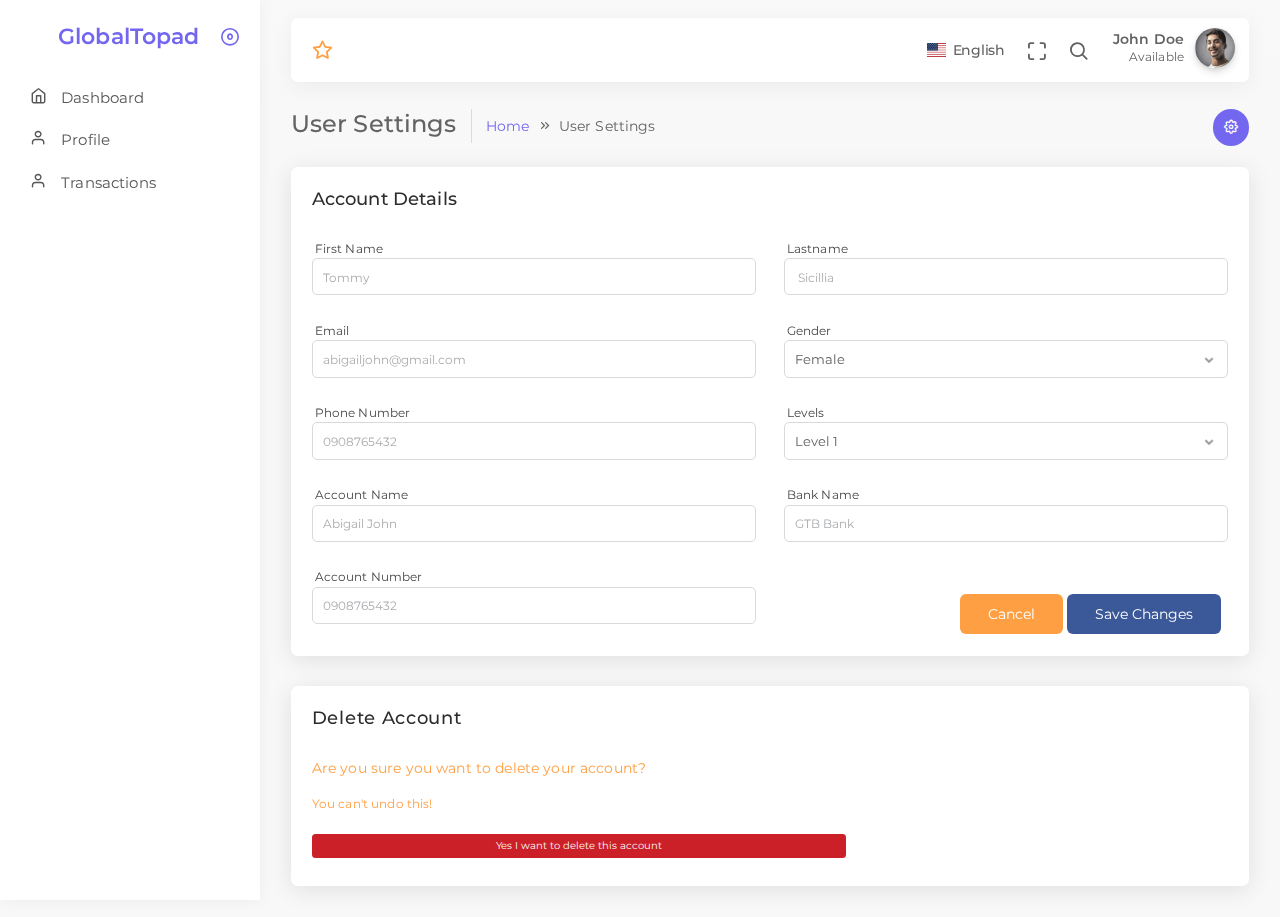
<file: edit-user_profile.html>
<!DOCTYPE html>
<html class="loading" lang="en" data-textdirection="ltr">
<!-- BEGIN: Head-->

<head>
    <meta http-equiv="Content-Type" content="text/html; charset=UTF-8">
    <meta http-equiv="X-UA-Compatible" content="IE=edge">
    <meta name="viewport" content="width=device-width, initial-scale=1.0, user-scalable=0, minimal-ui">
    <meta name="description" content="Admin Dashboard GlobalTopad">
    <meta name="keywords" content="global topad dashboard">
    <meta name="author">
    <title>User Settings </title>
    <link rel="apple-touch-icon" href="../../../app-assets/images/ico/apple-icon-120.png">
    <link rel="shortcut icon" type="image/x-icon" href="../../../app-assets/images/ico/favicon.ico">
    <link href="https://fonts.googleapis.com/css?family=Montserrat:300,400,500,600" rel="stylesheet">

    <!-- BEGIN: Vendor CSS-->
    <link rel="stylesheet" type="text/css" href="../../../app-assets/vendors/css/vendors.min.css">
    <link rel="stylesheet" type="text/css" href="../../../app-assets/vendors/css/charts/apexcharts.css">
    <link rel="stylesheet" type="text/css" href="../../../app-assets/vendors/css/extensions/tether-theme-arrows.css">
    <link rel="stylesheet" type="text/css" href="../../../app-assets/vendors/css/extensions/tether.min.css">
    <link rel="stylesheet" type="text/css" href="../../../app-assets/vendors/css/extensions/shepherd-theme-default.css">
    <!-- END: Vendor CSS-->

    <!-- BEGIN: Theme CSS-->
    <link rel="stylesheet" type="text/css" href="../../../app-assets/css/bootstrap.css">
    <link rel="stylesheet" type="text/css" href="../../../app-assets/css/bootstrap-extended.css">
    <link rel="stylesheet" type="text/css" href="../../../app-assets/css/colors.css">
    <link rel="stylesheet" type="text/css" href="../../../app-assets/css/components.css">
    <link rel="stylesheet" type="text/css" href="../../../app-assets/css/themes/dark-layout.css">
    <link rel="stylesheet" type="text/css" href="../../../app-assets/css/themes/semi-dark-layout.css">

    <!-- BEGIN: Page CSS-->
    <link rel="stylesheet" type="text/css" href="../../../app-assets/css/core/menu/menu-types/vertical-menu.css">
    <link rel="stylesheet" type="text/css" href="../../../app-assets/css/core/colors/palette-gradient.css">
    <link rel="stylesheet" type="text/css" href="../../../app-assets/css/pages/dashboard-analytics.css">
    <link rel="stylesheet" type="text/css" href="../../../app-assets/css/pages/card-analytics.css">
    <link rel="stylesheet" type="text/css" href="../../../app-assets/css/plugins/tour/tour.css">
    <link rel="stylesheet" href="https://cdnjs.cloudflare.com/ajax/libs/font-awesome/5.12.1/css/all.min.css">
    <!-- END: Page CSS-->

    <!-- BEGIN: Custom CSS-->
    <link rel="stylesheet" type="text/css" href="../../../assets/css/style.css">
    <!-- END: Custom CSS-->

</head>
<!-- END: Head-->

<style>
    @media (max-width: 600px){
        .breadcrumb-wrapper{
            display: none;
        }
      
    }
    .col-sm-12{
        margin-bottom: .75em;
    }
</style>

<!-- BEGIN: Body-->

<body class="vertical-layout vertical-menu-modern 2-columns  navbar-floating footer-static  " data-open="click" data-menu="vertical-menu-modern" data-col="2-columns">

    <!-- BEGIN: Main Menu-->
    <!-- BEGIN: Main Menu-->
    <div class="main-menu menu-fixed menu-light menu-accordion menu-shadow" data-scroll-to-active="true">
        <div class="navbar-header">
            <ul class="nav navbar-nav flex-row">
                <li class="nav-item mr-auto"><a class="navbar-brand" href="../../../html/ltr/vertical-menu-template/index.html">
                        <div class="brand-logo"></div>
                        <h2 class="brand-text mb-0">GlobalTopad</h2>
                    </a></li>
                <li class="nav-item nav-toggle"><a class="nav-link modern-nav-toggle pr-0" data-toggle="collapse"><i class="feather icon-x d-block d-xl-none font-medium-4 primary toggle-icon"></i><i class="toggle-icon feather icon-disc font-medium-4 d-none d-xl-block collapse-toggle-icon primary" data-ticon="icon-disc"></i></a></li>
            </ul>
        </div>
        <div class="shadow-bottom"></div>
        <div class="main-menu-content">
            <ul class="navigation navigation-main" id="main-menu-navigation" data-menu="menu-navigation">
                <li class=" nav-item"><a href="index.html"><i class="feather icon-home"></i><span class="menu-title" data-i18n="Dashboard">Dashboard</span><span class="badge badge badge-warning badge-pill float-right mr-2"></span></a>
                    <ul class="menu-content">
                        <li class="active"><a href="index.html"><i class="feather icon-circle"></i><span class="menu-item" data-i18n="Analytics">Analytics</span></a>
                        </li>
                    </ul>
                </li>
                <li class=" nav-item"><a href="page-user-profile.html"><i class="feather icon-user"></i><span class="menu-title" data-i18n="UserProfile">Profile</span><span class="badge badge badge-warning badge-pill float-right mr-2"></span></a>
                    <li class=" nav-item"><a href="user-transactions.html"><i class="feather icon-user"></i><span class="menu-title" data-i18n="UserTransactions">Transactions </span><span class="badge badge badge-warning badge-pill float-right mr-2"></span></a>
        </div>
    </div>
    <!-- END: Main Menu-->

    <!-- BEGIN: Content-->
    <div class="app-content content">

        <!-- BEGIN: Header-->
        <div class="content-overlay"></div>
            <div class="header-navbar-shadow"></div>
            <nav class="header-navbar navbar-expand-lg navbar navbar-with-menu floating-nav navbar-light navbar-shadow">
                <div class="navbar-wrapper">
                    <div class="navbar-container content">
                        <div class="navbar-collapse" id="navbar-mobile">
                            <div class="mr-auto float-left bookmark-wrapper d-flex align-items-center">
                                <ul class="nav navbar-nav">
                                    <li class="nav-item mobile-menu d-xl-none mr-auto"><a class="nav-link nav-menu-main menu-toggle hidden-xs" href="#"><i class="ficon feather icon-menu"></i></a></li>
                                </ul>
                                <ul class="nav navbar-nav">
                                    <li class="nav-item d-none d-lg-block"><a class="nav-link bookmark-star"><i class="ficon feather icon-star warning"></i></a>
                                        <div class="bookmark-input search-input">
                                            <div class="bookmark-input-icon"><i class="feather icon-search primary"></i></div>
                                            <input class="form-control input" type="text" placeholder="Explore GlobalTopad" tabindex="0" data-search="template-list" />
                                            <ul class="search-list"></ul>
                                        </div>
                                      
                                    </li>
                                </ul>
                            </div>
                            <ul class="nav navbar-nav float-right">
                                <li class="dropdown dropdown-language nav-item"><a class="dropdown-toggle nav-link" id="dropdown-flag" href="#" data-toggle="dropdown" aria-haspopup="true" aria-expanded="false"><i class="flag-icon flag-icon-us"></i><span class="selected-language">English</span></a>
                                    <div class="dropdown-menu" aria-labelledby="dropdown-flag"><a class="dropdown-item" href="#" data-language="en"><i class="flag-icon flag-icon-us"></i> English</a></div>
                                </li>
                                <li class="nav-item d-none d-lg-block"><a class="nav-link nav-link-expand"><i class="ficon feather icon-maximize"></i></a></li>
                                <li class="nav-item nav-search"><a class="nav-link nav-link-search"><i class="ficon feather icon-search"></i></a>
                                    <div class="search-input">
                                        <div class="search-input-icon"><i class="feather icon-search primary"></i></div>
                                        <input class="input" type="text" placeholder="Explore GlobalTopad" tabindex="-1" data-search="template-list" />
                                        <div class="search-input-close"><i class="feather icon-x"></i></div>
                                        <ul class="search-list"></ul>
                                    </div>
                                </li>
                                <li class="dropdown dropdown-user nav-item"><a class="dropdown-toggle nav-link dropdown-user-link" href="#" data-toggle="dropdown">
                                        <div class="user-nav d-sm-flex d-none"><span class="user-name text-bold-600">John Doe</span><span class="user-status">Available</span></div><span><img class="round" src="../../../app-assets/images/portrait/small/avatar-s-11.png" alt="avatar" height="40" width="40" /></span>
                                    </a>
                                    <div class="dropdown-menu dropdown-menu-right"><a class="dropdown-item" href="page-user-profile.html"><i class="feather icon-user"></i> Edit Profile</a>
                                        <div class="dropdown-divider"></div><a class="dropdown-item" href="auth-login.html"><i class="feather icon-power"></i> Logout</a>
                                    </div>
                                </li>
                            </ul>
                        </div>
                    </div>
                </div>
            </nav>

            <div class="content-wrapper">
                <div class="content-header row">
                    <div class="content-header-left col-md-9 col-12 mb-2">
                        <div class="row breadcrumbs-top">
                            <div class="col-md-12">
                                <h2 class="content-header-title float-left mb-0">User Settings</h2>
                                <div class="breadcrumb-wrapper col-12">
                                    <ol class="breadcrumb">
                                        <li class="breadcrumb-item"><a href="index.html">Home</a>
                                        </li>
                                        <!-- <li class="breadcrumb-item"><a href="#">Pages</a> -->
                                        </li>
                                        <li class="breadcrumb-item active">User Settings
                                        </li>
                                    </ol>
                                </div>
                            </div>
                        </div>
                    </div>
                    <div class="content-header-right text-md-right col-md-3 col-12 d-md-block d-none">
                        <div class="form-group breadcrum-right">
                            <div class="dropdown">
                                <button class="btn-icon btn btn-primary btn-round btn-sm dropdown-toggle" type="button" data-toggle="dropdown" aria-haspopup="true" aria-expanded="false"><i class="feather icon-settings"></i></button>
                                <div class="dropdown-menu dropdown-menu-right"><a class="dropdown-item" href="#">Chat</a><a class="dropdown-item" href="#">Email</a><a class="dropdown-item" href="#">Calendar</a></div>
                            </div>
                        </div>
                    </div>
                </div>
                <div class="content-body">
                    <!--Settings-begins -->
                    <section>
                        <!-- Account-begins -->
                        <div class="settings-account">
                            <!-- <h6 class="mb-1">Account</h6> -->
                          
                              
                          
                            <div class="card">
                                <div class="card-header">
                                    <h4> Account Details</h4>
                                </div>

                                <div class="card-body">
                                    <div class="form ml-0">
                                        <form action="" class="row" >
                                            <div class="col-md-6 col-sm-12">
                                                <label for=""> First Name </label>
                                                    <input type="text" placeholder="Tommy " class="form-control">
                                            </div>

                                            <div class="col-md-6 col-sm-12">
                                                <label for=""> Lastname </label>
                                                    <input type="text" placeholder=" Sicillia" class="form-control">
                                            </div>

                                            
                                            <div class="col-md-6 col-sm-12 mt-1">
                                                <label for=""> Email </label>
                                                    <input type="email" placeholder="abigailjohn@gmail.com"  class="form-control">
                                            </div>

                                            <div class="col-md-6 col-sm-12 mt-1">
                                                <label for=""> Gender </label>
                                                <select name="" id="" class="form-control">
                                                    <option value=""> Female</option>
                                                    <option value=""> Male</option>
                                                    <option value="">Other</option>
                                                    <option value="">Non Binary</option>
                                                    <!-- <option value=""</option> -->
                                                </select>
                                            </div>
                                            <div class="col-md-6 col-sm-12 mt-1">
                                                <label for=""> Phone Number </label>
                                                    <input type="tel" placeholder="0908765432" d class="form-control">
                                            </div>


                                            <div class="col-md-6 col-sm-12 mt-1">
                                                <label for=""> Levels </label>
                                                    <select name="" id="" class="form-control">
                                                        <option value=""> Level 1</option>
                                                        <option value=""> Level 2</option>
                                                        <option value=""> Level 3</option>
                                                    </select>
                                            </div>

                                            <div class="col-md-6 col-sm-12 mt-1">
                                                <label for=""> Account Name </label>
                                                    <input type="text" placeholder="Abigail John" d class="form-control">
                                            </div>

                                            <div class="col-md-6 col-sm-12 mt-1">
                                                <label for="">Bank Name </label>
                                                    <input type="text" placeholder="GTB Bank" d class="form-control">
                                            </div>

                                            <div class="col-md-6 col-sm-12 mt-1">
                                                <label for=""> Account Number </label>
                                                    <input type="tel" placeholder="0908765432" d class="form-control">
                                            </div>

                                            <div class="mt-3 mr-2 ml-auto">
                                                <button class="btn  btn-md btn-warning"> Cancel </button>
                                                <button class="btn btn-facebook"> Save Changes</button>
                                            </div>
                                        </form>
                                    </div>
                                </div>
                            </div>

                            <div class="card">
                                <div class="card-header">
                                   <div class="card-title">
                                    <h4> Delete Account</h4>
                                   </div> 
                                </div>

                                <div class="card-body">
                                    <p class="text-warning"> Are you sure you want to delete your account? </p>
                                    <small class="text-warning"> You can't undo this!</small>
                                    <button class="btn btn-sm mt-2 btn-block offset-n1 col-md-7 col-sm-12 btn-pinterest "> Yes I want to delete this account</button>
                                </div>
                            </div>
                        </div>
                    </section>
                </div>
            </div>
        </div>
    </body>
</html>
</file>
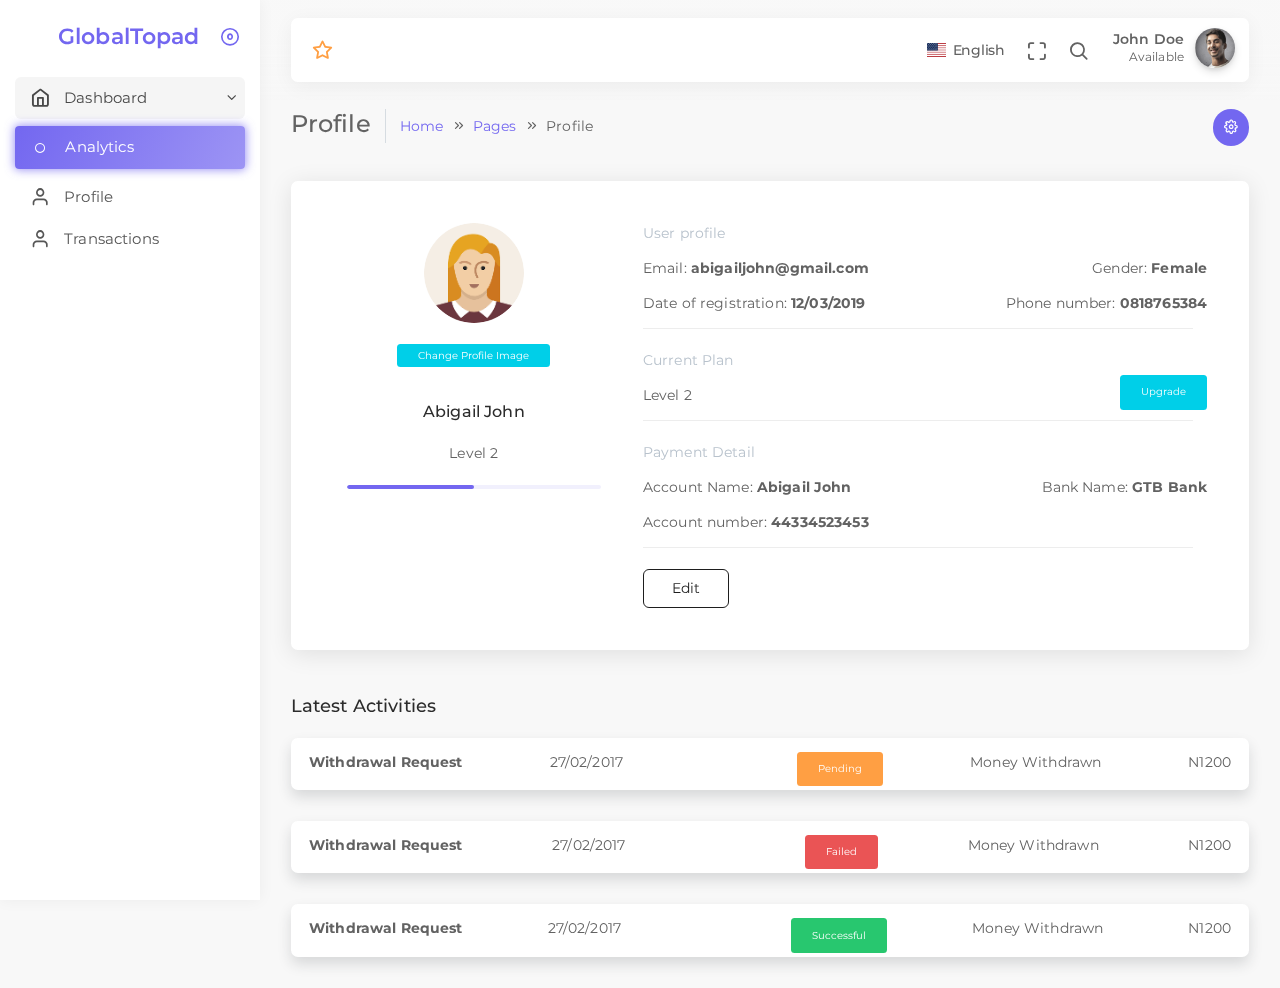
<file: page-user-profile.html>
<!DOCTYPE html>
<html class="loading" lang="en" data-textdirection="ltr">
<!-- BEGIN: Head-->

<head>
    <meta http-equiv="Content-Type" content="text/html; charset=UTF-8">
    <meta http-equiv="X-UA-Compatible" content="IE=edge">
    <meta name="viewport" content="width=device-width, initial-scale=1.0, user-scalable=0, minimal-ui">
    <meta name="description" content="Vuesax admin is super flexible, powerful, clean &amp; modern responsive bootstrap 4 admin template with unlimited possibilities.">
    <meta name="keywords" content="admin template, Vuesax admin template, dashboard template, flat admin template, responsive admin template, web app">
    <meta name="author" content="PIXINVENT">
    <title>Dashboard Analytics</title>
    <link rel="apple-touch-icon" href="../../../app-assets/images/ico/apple-icon-120.png">
    <link rel="shortcut icon" type="image/x-icon" href="../../../app-assets/images/ico/favicon.ico">
    <link href="https://fonts.googleapis.com/css?family=Montserrat:300,400,500,600" rel="stylesheet">

    <!-- BEGIN: Vendor CSS-->
    <link rel="stylesheet" type="text/css" href="../../../app-assets/vendors/css/vendors.min.css">
    <link rel="stylesheet" type="text/css" href="../../../app-assets/vendors/css/charts/apexcharts.css">
    <link rel="stylesheet" type="text/css" href="../../../app-assets/vendors/css/extensions/tether-theme-arrows.css">
    <link rel="stylesheet" type="text/css" href="../../../app-assets/vendors/css/extensions/tether.min.css">
    <link rel="stylesheet" type="text/css" href="../../../app-assets/vendors/css/extensions/shepherd-theme-default.css">
    <!-- END: Vendor CSS-->

    <!-- BEGIN: Theme CSS-->
    <link rel="stylesheet" type="text/css" href="../../../app-assets/css/bootstrap.css">
    <link rel="stylesheet" type="text/css" href="../../../app-assets/css/bootstrap-extended.css">
    <link rel="stylesheet" type="text/css" href="../../../app-assets/css/colors.css">
    <link rel="stylesheet" type="text/css" href="../../../app-assets/css/components.css">
    <link rel="stylesheet" type="text/css" href="../../../app-assets/css/themes/dark-layout.css">
    <link rel="stylesheet" type="text/css" href="../../../app-assets/css/themes/semi-dark-layout.css">

    <!-- BEGIN: Page CSS-->
    <link rel="stylesheet" type="text/css" href="../../../app-assets/css/core/menu/menu-types/vertical-menu.css">
    <link rel="stylesheet" type="text/css" href="../../../app-assets/css/core/colors/palette-gradient.css">
    <link rel="stylesheet" type="text/css" href="../../../app-assets/css/pages/dashboard-analytics.css">
    <link rel="stylesheet" type="text/css" href="../../../app-assets/css/pages/card-analytics.css">
    <link rel="stylesheet" type="text/css" href="../../../app-assets/css/plugins/tour/tour.css">
    <!-- END: Page CSS-->

    <!-- BEGIN: Custom CSS-->
    <link rel="stylesheet" type="text/css" href="../../../assets/css/style.css">
    <!-- END: Custom CSS-->

</head>
<!-- END: Head-->

<style>
    .switch {
  position: relative;
  display: inline-block;
  width: 41px;
  height: 18px;
}

/* Hide default HTML checkbox */
.switch input {
  opacity: 0;
  width: 0;
  height: 0;
}

/* The slider */
.slider {
  position: absolute;
  cursor: pointer;
  top: 0;
  left: 0;
  right: 0;
  bottom: 0;
  background-color: #ccc;
  -webkit-transition: .4s;
  transition: .4s;
}

.slider:before {
  position: absolute;
  content: "";
  height: 14px;
  width: 14px;
  left: 0px;
  right: 0px;
  bottom: 2px;
  background-color: white;
  -webkit-transition: .4s;
  transition: .4s;
}
@media  (max-width: 600px){
    .transaction-mobile{
        display: flex;
        justify-content: space-between;
    }
 }

input:checked + .slider {
  background-color: #7AEF1F;
}

input:focus + .slider {
  box-shadow: 0 0 1px #7AEF1F;
}

input:checked + .slider:before {
  -webkit-transform: translateX(26px);
  -ms-transform: translateX(26px);
  transform: translateX(26px);
}

/* Rounded sliders */
.slider.round {
  border-radius: 34px;
}

.slider.round:before {
  border-radius: 50%;
}

</style>

<!-- BEGIN: Body-->

<body class="vertical-layout vertical-menu-modern 2-columns  navbar-floating footer-static  " data-open="click" data-menu="vertical-menu-modern" data-col="2-columns">

    <!-- BEGIN: Main Menu-->
    <div class="main-menu menu-fixed menu-light menu-accordion menu-shadow" data-scroll-to-active="true">
        <div class="navbar-header">
            <ul class="nav navbar-nav flex-row">
                <li class="nav-item mr-auto"><a class="navbar-brand" href="../../../html/ltr/vertical-menu-template/index.html">
                        <div class="brand-logo"></div>
                        <h2 class="brand-text mb-0">GlobalTopad</h2>
                    </a></li>
                <li class="nav-item nav-toggle"><a class="nav-link modern-nav-toggle pr-0" data-toggle="collapse"><i class="feather icon-x d-block d-xl-none font-medium-4 primary toggle-icon"></i><i class="toggle-icon feather icon-disc font-medium-4 d-none d-xl-block collapse-toggle-icon primary" data-ticon="icon-disc"></i></a></li>
            </ul>
        </div>
        <div class="shadow-bottom"></div>
        <div class="main-menu-content">
            <ul class="navigation navigation-main" id="main-menu-navigation" data-menu="menu-navigation">
                <li class=" nav-item"><a href="index.html"><i class="feather icon-home"></i><span class="menu-title" data-i18n="Dashboard">Dashboard</span><span class="badge badge badge-warning badge-pill float-right mr-2"></span></a>
                    <ul class="menu-content">
                        <li class="active"><a href="index.html"><i class="feather icon-circle"></i><span class="menu-item" data-i18n="Analytics">Analytics</span></a>
                        </li>
                    </ul>
                </li>
                <li class=" nav-item"><a href="page-user-profile.html"><i class="feather icon-user"></i><span class="menu-title" data-i18n="UserProfile">Profile</span><span class="badge badge badge-warning badge-pill float-right mr-2"></span></a>
                    <li class=" nav-item"><a href="user-transactions.html"><i class="feather icon-user"></i><span class="menu-title" data-i18n="UserTransactions">Transactions </span><span class="badge badge badge-warning badge-pill float-right mr-2"></span></a>
        </div>
    </div>
    <!-- END: Main Menu-->
    <!-- END: Main Menu-->

    <!-- BEGIN: Content-->
    <div class="app-content content">

        <div class="content-overlay"></div>
        <div class="header-navbar-shadow"></div>
        <nav class="header-navbar navbar-expand-lg navbar navbar-with-menu floating-nav navbar-light navbar-shadow">
            <div class="navbar-wrapper">
                <div class="navbar-container content">
                    <div class="navbar-collapse" id="navbar-mobile">
                        <div class="mr-auto float-left bookmark-wrapper d-flex align-items-center">
                            <ul class="nav navbar-nav">
                                <li class="nav-item mobile-menu d-xl-none mr-auto"><a class="nav-link nav-menu-main menu-toggle hidden-xs" href="#"><i class="ficon feather icon-menu"></i></a></li>
                            </ul>
                            <ul class="nav navbar-nav">
                                <li class="nav-item d-none d-lg-block"><a class="nav-link bookmark-star"><i class="ficon feather icon-star warning"></i></a>
                                    <div class="bookmark-input search-input">
                                        <div class="bookmark-input-icon"><i class="feather icon-search primary"></i></div>
                                        <input class="form-control input" type="text" placeholder="Explore GlobalTopad" tabindex="0" data-search="template-list" />
                                        <ul class="search-list"></ul>
                                    </div>
                                    <!-- select.bookmark-select-->
                                    <!--   option Chat-->
                                    <!--   option email-->
                                    <!--   option todo-->
                                    <!--   option Calendar-->
                                </li>
                            </ul>
                        </div>
                        <ul class="nav navbar-nav float-right">
                            <li class="dropdown dropdown-language nav-item"><a class="dropdown-toggle nav-link" id="dropdown-flag" href="#" data-toggle="dropdown" aria-haspopup="true" aria-expanded="false"><i class="flag-icon flag-icon-us"></i><span class="selected-language">English</span></a>
                                <div class="dropdown-menu" aria-labelledby="dropdown-flag"><a class="dropdown-item" href="#" data-language="en"><i class="flag-icon flag-icon-us"></i> English</a></div>
                            </li>
                            <li class="nav-item d-none d-lg-block"><a class="nav-link nav-link-expand"><i class="ficon feather icon-maximize"></i></a></li>
                            <li class="nav-item nav-search"><a class="nav-link nav-link-search"><i class="ficon feather icon-search"></i></a>
                                <div class="search-input">
                                    <div class="search-input-icon"><i class="feather icon-search primary"></i></div>
                                    <input class="input" type="text" placeholder="Explore GlobalTopad" tabindex="-1" data-search="template-list" />
                                    <div class="search-input-close"><i class="feather icon-x"></i></div>
                                    <ul class="search-list"></ul>
                                </div>
                            </li>
                           
                            <li class="dropdown dropdown-user nav-item"><a class="dropdown-toggle nav-link dropdown-user-link" href="#" data-toggle="dropdown">
                                    <div class="user-nav d-sm-flex d-none"><span class="user-name text-bold-600">John Doe</span><span class="user-status">Available</span></div><span><img class="round" src="../../../app-assets/images/portrait/small/avatar-s-11.png" alt="avatar" height="40" width="40" /></span>
                                </a>
                                <div class="dropdown-menu dropdown-menu-right"><a class="dropdown-item" href="page-user-profile.html"><i class="feather icon-user"></i> Edit Profile</a>
                                    <div class="dropdown-divider"></div><a class="dropdown-item" href="auth-login.html"><i class="feather icon-power"></i> Logout</a>
                                </div>
                            </li>
                        </ul>
                    </div>
                </div>
            </div>
        </nav>
        <!-- END: Header-->


        <div class="content-wrapper">
            <div class="content-header row">
                <div class="content-header-left col-md-9 col-12 mb-2">
                    <div class="row breadcrumbs-top">
                        <div class="col-12">
                            <h2 class="content-header-title float-left mb-0">Profile</h2>
                            <div class="breadcrumb-wrapper col-12">
                                <ol class="breadcrumb">
                                    <li class="breadcrumb-item"><a href="index.html">Home</a>
                                    </li>
                                    <li class="breadcrumb-item"><a href="#">Pages</a>
                                    </li>
                                    <li class="breadcrumb-item active">Profile
                                    </li>
                                </ol>
                            </div>
                        </div>
                    </div>
                </div>
                <div class="content-header-right text-md-right col-md-3 col-12 d-md-block d-none">
                    <div class="form-group breadcrum-right">
                        <div class="dropdown">
                            <button class="btn-icon btn btn-primary btn-round btn-sm dropdown-toggle" type="button" data-toggle="dropdown" aria-haspopup="true" aria-expanded="false"><i class="feather icon-settings"></i></button>
                            <div class="dropdown-menu dropdown-menu-right"><a class="dropdown-item" href="#">Chat</a><a class="dropdown-item" href="#">Email</a><a class="dropdown-item" href="#">Calendar</a></div>
                        </div>
                    </div>
                </div>
            </div>
            <div class="content-body">
                
                <div id="user-profile " >
                    <div class="row p-1">
                        <div class="card  col-md-12 col-sm-12">
                            <div class="row no-gutters card-body"   >
                                <div class="col-sm-12  col-md-4 text-center border-md-right">
                                        <img src="[data-uri]" alt="" class="rounded-pill mx-auto d-block mt-2" width="100" height="100">
                                        <button class="btn btn-sm mt-2 mb-2 btn-info"> Change Profile Image</button>
                                        <div class="mt-1">
                                            <h5 class="mb-2"> Abigail John</h5>
                                            <p class="mb-2" > Level 2</p>
                                            <div class="progress progress-bar-primary mt-25 m-2">
                                                <div class="progress-bar" role="progressbar" style="width: 50%;" aria-valuenow="25" aria-valuemin="0" aria-valuemax="100"></div>
                                            </div>
                                        </div>
                                </div>

                                        <div class="col-md-8 col-sm-12">
                                            <div class="card-body">
                                                <div class=" border-bottom">
                                                    <p class="text-left text-muted"> User profile</p>
                                                    <div class="levels ml-0 row d-flex justify-content-between ">
                                                        <p class=""> Email: <span class="font-weight-bold"> abigailjohn@gmail.com</span></p>
                                                        <p class=" ml-md-1 "> Gender: <span class="font-weight-bold"> Female </span></p>
                                                        <p class=""> Date of registration: <span class="font-weight-bold"> 12/03/2019 </span></p>
                                                        <p class=""> Phone number: <span class="font-weight-bold">0818765384 </span></p>
                                                    </div>
                                                </div>
                        
                                                <div class="user-plan mt-2 border-bottom">
                                                    <p class="text-muted"> Current Plan</p>
                                                        <div class="levels row justify-content-between">
                                                            <p class="text-capitalize ml-1"> Level 2 </p>
                                                            
                                                            <button class="btn btn-sm ml-md-3  btn-info" style="position: relative; top: -1em"> Upgrade</button>
                                                        </div>
                                            
                                                </div>
                        
                                                 <div class="user-plan mt-2 border-bottom">
                                                    <p class="text-muted"> Payment Detail</p>
                                                        <div class="levels ml-0 row d-flex justify-content-between">
                                                    
                                                            <p class=""> Account Name: <span class="font-weight-bold"> Abigail John </span></p>
                                                            <p class=""> Bank Name: <span class="font-weight-bold"> GTB Bank </span></p>
                                                            <p class=""> Account number: <span class="font-weight-bold">44334523453</span></p>
                        
                                                        </div>
                                                       
                                                        
                                                </div>
                                               
                                                    <a class="btn  mt-2  btn-outline-dark " href="/edit-user_profile.html" > Edit</a> 
                                             
                                            </div>
                                        </div>
                        
                        
                                </div>
                            </div>
                        </div>
                    </div>
                
                    <div class="row"  >
                        <div class="col-md-12 col-sm-12">
                            <h4> Latest Activities</h4>        
                    <!-- Hoverable rows end -->

                            <div class="card mt-2 shadow col-sm-3 col-md-12 " > 
                                <ul class="row justify-content-md-between mt-1 transaction-mobile list-unstyled" style="margin: 0.3em">
                                    <li class="font-weight-bold"> Withdrawal Request</li>
                                    <li> 27/02/2017</p>
                                    <li></li><button class="btn btn-sm btn-warning"> Pending</button></li>
                                    <li> Money Withdrawn</li>
                                    <li> N1200 </li>
                                </ul>

                                
                            </div>

                            <div class="card mt-2 shadow col-sm-12 col-md-12 "> 
                                <ul class="row justify-content-md-between mt-1 transaction-mobile list-unstyled" style="margin: 0.3em">
                                    <li class="font-weight-bold"> Withdrawal Request</li>
                                    <li> 27/02/2017</p>
                                    <li></li><button class="btn btn-sm btn-danger"> Failed</button></li>
                                    <li> Money Withdrawn</li>
                                    <li> N1200 </li>
                                </ul>

                                
                            </div>

                            <div class="card mt-2 shadow col-sm-4 col-md-12 " > 
                                <ul class="row justify-content-md-between mt-1 transaction-mobile list-unstyled" style="margin: 0.3em">
                                    <li class="font-weight-bold"> Withdrawal Request</li>
                                    <li> 27/02/2017</p>
                                    <li></li><button class="btn btn-sm btn-success"> Successful</button></li>
                                    <li> Money Withdrawn</li>
                                    <li> N1200 </li>
                                </ul>

                                
                            </div>
                        </div>
                    </div>
    
            </div>           
             
            </div>
            
            
        </div>
        
    </div>
    <!-- END: Content-->

    <div class="sidenav-overlay"></div>
    <div class="drag-target"></div>

    <!-- END: Footer-->


    <!-- BEGIN: Vendor JS-->
    <script src="../../../app-assets/vendors/js/vendors.min.js"></script>
    <!-- BEGIN Vendor JS-->

    <!-- BEGIN: Page Vendor JS-->
    <!-- END: Page Vendor JS-->

    <!-- BEGIN: Theme JS-->
    <script src="../../../app-assets/js/core/app-menu.js"></script>
    <script src="../../../app-assets/js/core/app.js"></script>
    <script src="../../../app-assets/js/scripts/components.js"></script>
    <!-- END: Theme JS-->

    <!-- BEGIN: Page JS-->
    <script src="../../../app-assets/js/scripts/pages/user-profile.js"></script>
    <!-- END: Page JS-->

</body>
<!-- END: Body-->

</html>
</file>
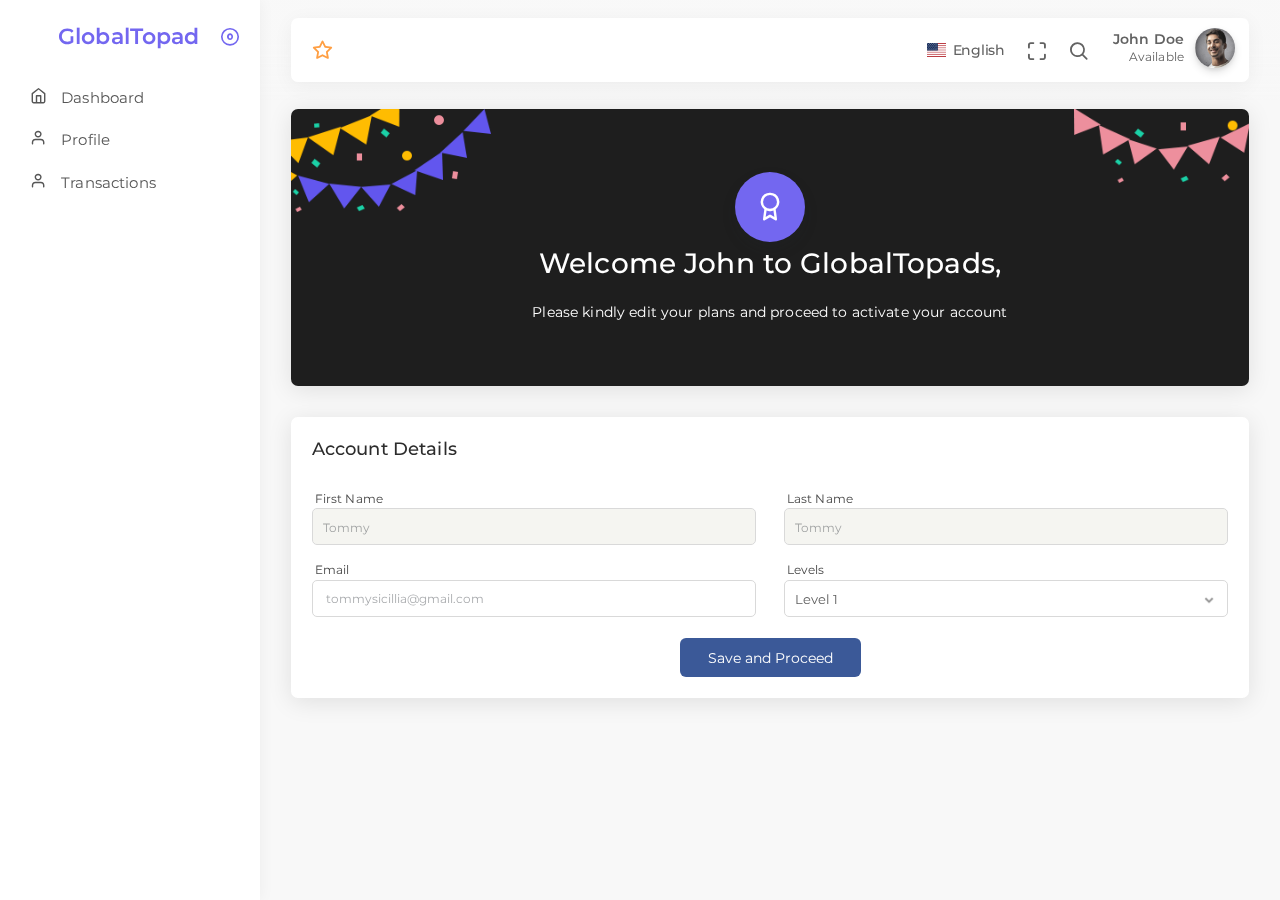
<file: user-payments.html>
<!DOCTYPE html>
<html class="loading" lang="en" data-textdirection="ltr">
<!-- BEGIN: Head-->

<head>
    <meta http-equiv="Content-Type" content="text/html; charset=UTF-8">
    <meta http-equiv="X-UA-Compatible" content="IE=edge">
    <meta name="viewport" content="width=device-width, initial-scale=1.0, user-scalable=0, minimal-ui">
    <meta name="description" content="Vuesax admin is super flexible, powerful, clean &amp; modern responsive bootstrap 4 admin template with unlimited possibilities.">
    <meta name="keywords" content="admin template, Vuesax admin template, dashboard template, flat admin template, responsive admin template, web app">
    <meta name="author" content="PIXINVENT">
    <title>Dashboard Analytics</title>
    <link rel="apple-touch-icon" href="../../../app-assets/images/ico/apple-icon-120.png">
    <link rel="shortcut icon" type="image/x-icon" href="../../../app-assets/images/ico/favicon.ico">
    <link href="https://fonts.googleapis.com/css?family=Montserrat:300,400,500,600" rel="stylesheet">

    <!-- BEGIN: Vendor CSS-->
    <link rel="stylesheet" type="text/css" href="../../../app-assets/vendors/css/vendors.min.css">
    <link rel="stylesheet" type="text/css" href="../../../app-assets/vendors/css/charts/apexcharts.css">
    <link rel="stylesheet" type="text/css" href="../../../app-assets/vendors/css/extensions/tether-theme-arrows.css">
    <link rel="stylesheet" type="text/css" href="../../../app-assets/vendors/css/extensions/tether.min.css">
    <link rel="stylesheet" type="text/css" href="../../../app-assets/vendors/css/extensions/shepherd-theme-default.css">
    <!-- END: Vendor CSS-->

    <!-- BEGIN: Theme CSS-->
    <link rel="stylesheet" type="text/css" href="../../../app-assets/css/bootstrap.css">
    <link rel="stylesheet" type="text/css" href="../../../app-assets/css/bootstrap-extended.css">
    <link rel="stylesheet" type="text/css" href="../../../app-assets/css/colors.css">
    <link rel="stylesheet" type="text/css" href="../../../app-assets/css/components.css">
    <link rel="stylesheet" type="text/css" href="../../../app-assets/css/themes/dark-layout.css">
    <link rel="stylesheet" type="text/css" href="../../../app-assets/css/themes/semi-dark-layout.css">

    <!-- BEGIN: Page CSS-->
    <link rel="stylesheet" type="text/css" href="../../../app-assets/css/core/menu/menu-types/vertical-menu.css">
    <link rel="stylesheet" type="text/css" href="../../../app-assets/css/core/colors/palette-gradient.css">
    <link rel="stylesheet" type="text/css" href="../../../app-assets/css/pages/dashboard-analytics.css">
    <link rel="stylesheet" type="text/css" href="../../../app-assets/css/pages/card-analytics.css">
    <link rel="stylesheet" type="text/css" href="../../../app-assets/css/plugins/tour/tour.css">
    <!-- END: Page CSS-->

    <!-- BEGIN: Custom CSS-->
    <link rel="stylesheet" type="text/css" href="../../../assets/css/style.css">
    <!-- END: Custom CSS-->

</head>
<!-- END: Head-->

<!-- BEGIN: Body-->

<body class="vertical-layout vertical-menu-modern 2-columns  navbar-floating footer-static  " data-open="click" data-menu="vertical-menu-modern" data-col="2-columns">

    <!-- BEGIN: Main Menu-->
    <div class="main-menu menu-fixed menu-light menu-accordion menu-shadow" data-scroll-to-active="true">
        <div class="navbar-header">
            <ul class="nav navbar-nav flex-row">
                <li class="nav-item mr-auto"><a class="navbar-brand" href="../../../html/ltr/vertical-menu-template/index.html">
                        <div class="brand-logo"></div>
                        <h2 class="brand-text mb-0">GlobalTopad</h2>
                    </a></li>
                <li class="nav-item nav-toggle"><a class="nav-link modern-nav-toggle pr-0" data-toggle="collapse"><i class="feather icon-x d-block d-xl-none font-medium-4 primary toggle-icon"></i><i class="toggle-icon feather icon-disc font-medium-4 d-none d-xl-block collapse-toggle-icon primary" data-ticon="icon-disc"></i></a></li>
            </ul>
        </div>
        <div class="shadow-bottom"></div>
        <div class="main-menu-content">
            <ul class="navigation navigation-main" id="main-menu-navigation" data-menu="menu-navigation">
                <li class=" nav-item"><a href="index.html"><i class="feather icon-home"></i><span class="menu-title" data-i18n="Dashboard">Dashboard</span><span class="badge badge badge-warning badge-pill float-right mr-2"></span></a>
                    <ul class="menu-content">
                        <li class="active"><a href="index.html"><i class="feather icon-circle"></i><span class="menu-item" data-i18n="Analytics">Analytics</span></a>
                        </li>
                    </ul>
                </li>
                <li class=" nav-item"><a href="page-user-profile.html"><i class="feather icon-user"></i><span class="menu-title" data-i18n="UserProfile">Profile</span><span class="badge badge badge-warning badge-pill float-right mr-2"></span></a>
                    <li class=" nav-item"><a href="user-transactions.html"><i class="feather icon-user"></i><span class="menu-title" data-i18n="UserTransactions">Transactions </span><span class="badge badge badge-warning badge-pill float-right mr-2"></span></a>
        </div>
    </div>
    <!-- END: Main Menu-->

    <!-- BEGIN: Content-->
    <div class="app-content content">

        <!-- BEGIN: Header-->
        <div class="content-overlay"></div>
        <div class="header-navbar-shadow"></div>
        <nav class="header-navbar navbar-expand-lg navbar navbar-with-menu floating-nav navbar-light navbar-shadow">
            <div class="navbar-wrapper">
                <div class="navbar-container content">
                    <div class="navbar-collapse" id="navbar-mobile">
                        <div class="mr-auto float-left bookmark-wrapper d-flex align-items-center">
                            <ul class="nav navbar-nav">
                                <li class="nav-item mobile-menu d-xl-none mr-auto"><a class="nav-link nav-menu-main menu-toggle hidden-xs" href="#"><i class="ficon feather icon-menu"></i></a></li>
                            </ul>
                            <ul class="nav navbar-nav">
                                <li class="nav-item d-none d-lg-block"><a class="nav-link bookmark-star"><i class="ficon feather icon-star warning"></i></a>
                                    <div class="bookmark-input search-input">
                                        <div class="bookmark-input-icon"><i class="feather icon-search primary"></i></div>
                                        <input class="form-control input" type="text" placeholder="Explore GlobalTopad" tabindex="0" data-search="template-list" />
                                        <ul class="search-list"></ul>
                                    </div>
                                    <!-- select.bookmark-select-->
                                    <!--   option Chat-->
                                    <!--   option email-->
                                    <!--   option todo-->
                                    <!--   option Calendar-->
                                </li>
                            </ul>
                        </div>
                        <ul class="nav navbar-nav float-right">
                            <li class="dropdown dropdown-language nav-item"><a class="dropdown-toggle nav-link" id="dropdown-flag" href="#" data-toggle="dropdown" aria-haspopup="true" aria-expanded="false"><i class="flag-icon flag-icon-us"></i><span class="selected-language">English</span></a>
                                <div class="dropdown-menu" aria-labelledby="dropdown-flag"><a class="dropdown-item" href="#" data-language="en"><i class="flag-icon flag-icon-us"></i> English</a></div>
                            </li>
                            <li class="nav-item d-none d-lg-block"><a class="nav-link nav-link-expand"><i class="ficon feather icon-maximize"></i></a></li>
                            <li class="nav-item nav-search"><a class="nav-link nav-link-search"><i class="ficon feather icon-search"></i></a>
                                <div class="search-input">
                                    <div class="search-input-icon"><i class="feather icon-search primary"></i></div>
                                    <input class="input" type="text" placeholder="Explore GlobalTopad" tabindex="-1" data-search="template-list" />
                                    <div class="search-input-close"><i class="feather icon-x"></i></div>
                                    <ul class="search-list"></ul>
                                </div>
                            </li>
                           
                            <li class="dropdown dropdown-user nav-item"><a class="dropdown-toggle nav-link dropdown-user-link" href="#" data-toggle="dropdown">
                                    <div class="user-nav d-sm-flex d-none"><span class="user-name text-bold-600">John Doe</span><span class="user-status">Available</span></div><span><img class="round" src="../../../app-assets/images/portrait/small/avatar-s-11.png" alt="avatar" height="40" width="40" /></span>
                                </a>
                                <div class="dropdown-menu dropdown-menu-right"><a class="dropdown-item" href="page-user-profile.html"><i class="feather icon-user"></i> Edit Profile</a>
                                    <div class="dropdown-divider"></div><a class="dropdown-item" href="auth-login.html"><i class="feather icon-power"></i> Logout</a>
                                </div>
                            </li>
                        </ul>
                    </div>
                </div>
            </div>
        </nav>
        <!-- END: Header-->

        <div class="content-wrapper">
            <div class="content-header row">
            </div>
            <div class="content-body">
                <!-- Dashboard Analytics Start -->
                <section id="dashboard-analytics">
                    <div class="row">
                        <div class="col-lg-12 col-md-12 col-sm-12">
                            <div class="card bg-dark p-3 text-white">
                                <div class="card-content">
                                    <div class="card-body text-center">
                                        <img src="../../../app-assets/images/elements/decore-left.png" class="img-left" alt="
                                           card-img-left">
                                        <img src="../../../app-assets/images/elements/decore-right.png" class="img-right" alt="
                                              card-img-right">
                                        <div class="avatar avatar-xl bg-primary shadow mt-0">
                                            <div class="avatar-content">
                                                <i class="feather icon-award white font-large-1"></i>
                                            </div>
                                        </div>
                                        <div class="text-center">
                                            <h1 class="mb-2 text-white">Welcome John to GlobalTopads,</h1>
                                            <p class="m-auto w-75">Please kindly edit your plans and proceed to activate your account</p>
                                        </div>
                                    </div>
                                </div>
                            </div>
                        </div>

                        <div class="col-lg-12 col-md-12 col-sm-12">
                            <div class="card ">
                                <div class="card-header">
                                    <h4> Account Details</h4>
                                </div>

                                <div class="card-body">
                                    <div class="form ml-0">
                                        <form action="" class="row" >
                                            <div class="col-md-6 col-sm-12">
                                                <label for=""> First Name </label>
                                                    <input type="text" disabled placeholder="Tommy " class="form-control">
                                            </div>

                                            <div class="col-md-6 col-sm-12">
                                                <label for=""> Last Name </label>   
                                                    <input type="text"  disabled placeholder="Tommy " class="form-control">
                                            </div>

                                            
                                            <div class="col-md-6 mt-1 col-sm-12 ">
                                                <label for=""> Email </label>
                                                    <input type="email" placeholder=" tommysicillia@gmail.com"  class="form-control">
                                            </div>

                                            <div class="col-md-6 col-sm-12 mt-1">
                                                <label for=""> Levels </label>
                                                    <select name="" id="" class="form-control">
                                                        <option value=""> Level 1</option>
                                                        <option value=""> Level 2</option>
                                                        <option value=""> Level 3</option>
                                                    </select>
                                            </div>

                                            <div class="mx-auto mt-2">
                                                <!-- <button class="btn btn-github"> Cancel </button> -->
                                                <button class="btn btn-facebook btn-block "> Save and Proceed</button>
                                            </div>
                                        </form>
                                    </div>
                                </div>
                            </div>
                        </div>
                    </div>
                </section>
            </div>
        </div>
    </div>
</body>
</html>
</file>
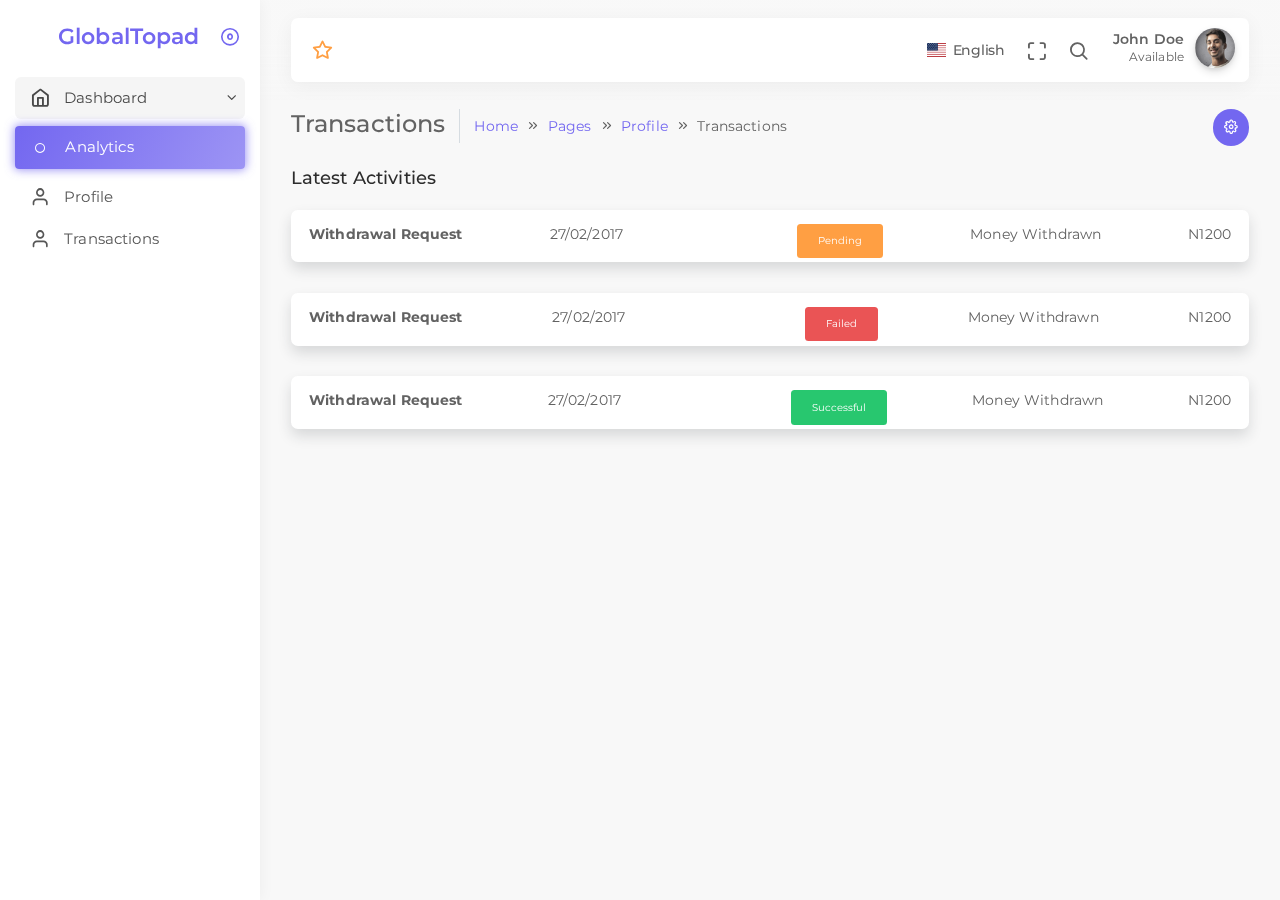
<file: user-transactions.html>
<!DOCTYPE html>
<html class="loading" lang="en" data-textdirection="ltr">
<!-- BEGIN: Head-->

<head>
    <meta http-equiv="Content-Type" content="text/html; charset=UTF-8">
    <meta http-equiv="X-UA-Compatible" content="IE=edge">
    <meta name="viewport" content="width=device-width, initial-scale=1.0, user-scalable=0, minimal-ui">
    <meta name="description" content="Vuesax admin is super flexible, powerful, clean &amp; modern responsive bootstrap 4 admin template with unlimited possibilities.">
    <meta name="keywords" content="admin template, Vuesax admin template, dashboard template, flat admin template, responsive admin template, web app">
    <meta name="author" content="PIXINVENT">
    <title>Dashboard Analytics</title>
    <link rel="apple-touch-icon" href="../../../app-assets/images/ico/apple-icon-120.png">
    <link rel="shortcut icon" type="image/x-icon" href="../../../app-assets/images/ico/favicon.ico">
    <link href="https://fonts.googleapis.com/css?family=Montserrat:300,400,500,600" rel="stylesheet">

    <!-- BEGIN: Vendor CSS-->
    <link rel="stylesheet" type="text/css" href="../../../app-assets/vendors/css/vendors.min.css">
    <link rel="stylesheet" type="text/css" href="../../../app-assets/vendors/css/charts/apexcharts.css">
    <link rel="stylesheet" type="text/css" href="../../../app-assets/vendors/css/extensions/tether-theme-arrows.css">
    <link rel="stylesheet" type="text/css" href="../../../app-assets/vendors/css/extensions/tether.min.css">
    <link rel="stylesheet" type="text/css" href="../../../app-assets/vendors/css/extensions/shepherd-theme-default.css">
    <!-- END: Vendor CSS-->

    <!-- BEGIN: Theme CSS-->
    <link rel="stylesheet" type="text/css" href="../../../app-assets/css/bootstrap.css">
    <link rel="stylesheet" type="text/css" href="../../../app-assets/css/bootstrap-extended.css">
    <link rel="stylesheet" type="text/css" href="../../../app-assets/css/colors.css">
    <link rel="stylesheet" type="text/css" href="../../../app-assets/css/components.css">
    <link rel="stylesheet" type="text/css" href="../../../app-assets/css/themes/dark-layout.css">
    <link rel="stylesheet" type="text/css" href="../../../app-assets/css/themes/semi-dark-layout.css">

    <!-- BEGIN: Page CSS-->
    <link rel="stylesheet" type="text/css" href="../../../app-assets/css/core/menu/menu-types/vertical-menu.css">
    <link rel="stylesheet" type="text/css" href="../../../app-assets/css/core/colors/palette-gradient.css">
    <link rel="stylesheet" type="text/css" href="../../../app-assets/css/pages/dashboard-analytics.css">
    <link rel="stylesheet" type="text/css" href="../../../app-assets/css/pages/card-analytics.css">
    <link rel="stylesheet" type="text/css" href="../../../app-assets/css/plugins/tour/tour.css">
    <!-- END: Page CSS-->

    <!-- BEGIN: Custom CSS-->
    <link rel="stylesheet" type="text/css" href="../../../assets/css/style.css">
    <!-- END: Custom CSS-->

</head>
<!-- END: Head-->

<style>
 @media  (max-width: 600px){
    .transaction-mobile{
        display: flex;
        justify-content: space-between;
    }
 }

</style>

<!-- BEGIN: Body-->

<body class="vertical-layout vertical-menu-modern 2-columns  navbar-floating footer-static  " data-open="click" data-menu="vertical-menu-modern" data-col="2-columns">

    <!-- BEGIN: Main Menu-->
    <div class="main-menu menu-fixed menu-light menu-accordion menu-shadow" data-scroll-to-active="true">
        <div class="navbar-header">
            <ul class="nav navbar-nav flex-row">
                <li class="nav-item mr-auto"><a class="navbar-brand" href="../../../html/ltr/vertical-menu-template/index.html">
                        <div class="brand-logo"></div>
                        <h2 class="brand-text mb-0">GlobalTopad</h2>
                    </a></li>
                <li class="nav-item nav-toggle"><a class="nav-link modern-nav-toggle pr-0" data-toggle="collapse"><i class="feather icon-x d-block d-xl-none font-medium-4 primary toggle-icon"></i><i class="toggle-icon feather icon-disc font-medium-4 d-none d-xl-block collapse-toggle-icon primary" data-ticon="icon-disc"></i></a></li>
            </ul>
        </div>
        <div class="shadow-bottom"></div>
        <div class="main-menu-content">
            <ul class="navigation navigation-main" id="main-menu-navigation" data-menu="menu-navigation">
                <li class=" nav-item"><a href="index.html"><i class="feather icon-home"></i><span class="menu-title" data-i18n="Dashboard">Dashboard</span><span class="badge badge badge-warning badge-pill float-right mr-2"></span></a>
                    <ul class="menu-content">
                        <li class="active"><a href="index.html"><i class="feather icon-circle"></i><span class="menu-item" data-i18n="Analytics">Analytics</span></a>
                        </li>
                    </ul>
                </li>
                <li class=" nav-item"><a href="page-user-profile.html"><i class="feather icon-user"></i><span class="menu-title" data-i18n="UserProfile">Profile</span><span class="badge badge badge-warning badge-pill float-right mr-2"></span></a>
                <li class=" nav-item"><a href="user-transactions.html"><i class="feather icon-user"></i><span class="menu-title" data-i18n="UserTransactions">Transactions </span><span class="badge badge badge-warning badge-pill float-right mr-2"></span></a>
                
        </div>
    </div>
    <!-- END: Main Menu-->
    <!-- END: Main Menu-->

    <div class="app-content content">
        <div class="content-overlay"></div>
        <div class="header-navbar-shadow"></div>
        <nav class="header-navbar navbar-expand-lg navbar navbar-with-menu floating-nav navbar-light navbar-shadow">
            <div class="navbar-wrapper">
                <div class="navbar-container content">
                    <div class="navbar-collapse" id="navbar-mobile">
                        <div class="mr-auto float-left bookmark-wrapper d-flex align-items-center">
                            <ul class="nav navbar-nav">
                                <li class="nav-item mobile-menu d-xl-none mr-auto"><a class="nav-link nav-menu-main menu-toggle hidden-xs" href="#"><i class="ficon feather icon-menu"></i></a></li>
                            </ul>
                            <ul class="nav navbar-nav">
                                <li class="nav-item d-none d-lg-block"><a class="nav-link bookmark-star"><i class="ficon feather icon-star warning"></i></a>
                                    <div class="bookmark-input search-input">
                                        <div class="bookmark-input-icon"><i class="feather icon-search primary"></i></div>
                                        <input class="form-control input" type="text" placeholder="Explore GlobalTopad" tabindex="0" data-search="template-list" />
                                        <ul class="search-list"></ul>
                                    </div>
                                    <!-- select.bookmark-select-->
                                    <!--   option Chat-->
                                    <!--   option email-->
                                    <!--   option todo-->
                                    <!--   option Calendar-->
                                </li>
                            </ul>
                        </div>
                        <ul class="nav navbar-nav float-right">
                            <li class="dropdown dropdown-language nav-item"><a class="dropdown-toggle nav-link" id="dropdown-flag" href="#" data-toggle="dropdown" aria-haspopup="true" aria-expanded="false"><i class="flag-icon flag-icon-us"></i><span class="selected-language">English</span></a>
                                <div class="dropdown-menu" aria-labelledby="dropdown-flag"><a class="dropdown-item" href="#" data-language="en"><i class="flag-icon flag-icon-us"></i> English</a></div>
                            </li>
                            <li class="nav-item d-none d-lg-block"><a class="nav-link nav-link-expand"><i class="ficon feather icon-maximize"></i></a></li>
                            <li class="nav-item nav-search"><a class="nav-link nav-link-search"><i class="ficon feather icon-search"></i></a>
                                <div class="search-input">
                                    <div class="search-input-icon"><i class="feather icon-search primary"></i></div>
                                    <input class="input" type="text" placeholder="Explore GlobalTopad" tabindex="-1" data-search="template-list" />
                                    <div class="search-input-close"><i class="feather icon-x"></i></div>
                                    <ul class="search-list"></ul>
                                </div>
                            </li>

                            <li class="dropdown dropdown-user nav-item"><a class="dropdown-toggle nav-link dropdown-user-link" href="#" data-toggle="dropdown">
                                    <div class="user-nav d-sm-flex d-none"><span class="user-name text-bold-600">John Doe</span><span class="user-status">Available</span></div><span><img class="round" src="../../../app-assets/images/portrait/small/avatar-s-11.png" alt="avatar" height="40" width="40" /></span>
                                </a>
                                <div class="dropdown-menu dropdown-menu-right"><a class="dropdown-item" href="page-user-profile.html"><i class="feather icon-user"></i> Edit Profile</a>
                                    <div class="dropdown-divider"></div><a class="dropdown-item" href="auth-login.html"><i class="feather icon-power"></i> Logout</a>
                                </div>
                            </li>
                        </ul>
                    </div>
                </div>
            </div>
        </nav>
        <!-- END: Header-->

            <div class="content-wrapper">
                    
                <div class="content-header row">
                    <div class="content-header-left col-md-9 col-12 mb-2">
                        <div class="row breadcrumbs-top">
                            <div class="col-12">
                                <h2 class="content-header-title float-left mb-0"> Transactions</h2>
                                <div class="breadcrumb-wrapper col-md-12  col-sm-6">
                                    <ol class="breadcrumb">
                                        <li class="breadcrumb-item"><a href="index.html">Home</a>
                                        </li>
                                        <li class="breadcrumb-item"><a href="#">Pages</a>
                                        </li>
                                        <li class="breadcrumb-item active"><a href="">Profile </a>
                                        </li>
                                        <li class="breadcrumb-item active">Transactions
                                        </li>
                                    </ol>
                                </div>
                            </div>
                        </div>
                    </div>
                    <div class="content-header-right text-md-right col-md-3 col-12 d-md-block d-none">
                        <div class="form-group breadcrum-right">
                            <div class="dropdown">
                                <button class="btn-icon btn btn-primary btn-round btn-sm dropdown-toggle" type="button" data-toggle="dropdown" aria-haspopup="true" aria-expanded="false"><i class="feather icon-settings"></i></button>
                                <div class="dropdown-menu dropdown-menu-right"><a class="dropdown-item" href="#">Chat</a><a class="dropdown-item" href="#">Email</a><a class="dropdown-item" href="#">Calendar</a></div>
                            </div>
                        </div>
                    </div>
                </div>
                        <div class="row"  >
                            <div class="col-md-12 col-sm-12">
                                <h4> Latest Activities</h4>        
                        <!-- Hoverable rows end -->

                                <div class="card mt-2 shadow col-sm-3 col-md-12 " > 
                                    <ul class="row justify-content-md-between mt-1 transaction-mobile list-unstyled" style="margin: 0.3em">
                                        <li class="font-weight-bold"> Withdrawal Request</li>
                                        <li> 27/02/2017</p>
                                        <li></li><button class="btn btn-sm btn-warning"> Pending</button></li>
                                        <li> Money Withdrawn</li>
                                        <li> N1200 </li>
                                    </ul>

                                    
                                </div>

                                <div class="card mt-2 shadow col-sm-12 col-md-12 " style=""> 
                                    <ul class="row justify-content-md-between mt-1 transaction-mobile list-unstyled" style="margin: 0.3em">
                                        <li class="font-weight-bold"> Withdrawal Request</li>
                                        <li> 27/02/2017</p>
                                        <li></li><button class="btn btn-sm btn-danger"> Failed</button></li>
                                        <li> Money Withdrawn</li>
                                        <li> N1200 </li>
                                    </ul>

                                    
                                </div>

                                <div class="card mt-2 shadow col-sm-4 col-md-12 " > 
                                    <ul class="row justify-content-md-between mt-1 transaction-mobile list-unstyled" style="margin: 0.3em">
                                        <li class="font-weight-bold"> Withdrawal Request</li>
                                        <li> 27/02/2017</p>
                                        <li></li><button class="btn btn-sm btn-success"> Successful</button></li>
                                        <li> Money Withdrawn</li>
                                        <li> N1200 </li>
                                    </ul>

                                    
                                </div>
                            </div>
                        </div>
        
                </div>
    </div>

    <div class="sidenav-overlay"></div>
    <div class="drag-target"></div>

    <!-- END: Footer-->


    <!-- BEGIN: Vendor JS-->
    <script src="../../../app-assets/vendors/js/vendors.min.js"></script>
    <!-- BEGIN Vendor JS-->

    <!-- BEGIN: Page Vendor JS-->
    <!-- END: Page Vendor JS-->

    <!-- BEGIN: Theme JS-->
    <script src="../../../app-assets/js/core/app-menu.js"></script>
    <script src="../../../app-assets/js/core/app.js"></script>
    <script src="../../../app-assets/js/scripts/components.js"></script>
    <!-- END: Theme JS-->

    <!-- BEGIN: Page JS-->
    <script src="../../../app-assets/js/scripts/pages/user-profile.js"></script>
    <!-- END: Page JS-->

</body>
<!-- END: Body-->

</html>
</file>
<file: app-assets/vendors/css/charts/apexcharts.css>
.apexcharts-canvas {
  position: relative;
  user-select: none;
  /* cannot give overflow: hidden as it will crop tooltips which overflow outside chart area */
}

/* scrollbar is not visible by default for legend, hence forcing the visibility */
.apexcharts-canvas ::-webkit-scrollbar {
  -webkit-appearance: none;
  width: 6px;
}
.apexcharts-canvas ::-webkit-scrollbar-thumb {
  border-radius: 4px;
  background-color: rgba(0,0,0,.5);
  box-shadow: 0 0 1px rgba(255,255,255,.5);
  -webkit-box-shadow: 0 0 1px rgba(255,255,255,.5);
}
.apexcharts-canvas.dark {
  background: #343F57;
}

.apexcharts-inner {
  position: relative;
}

.legend-mouseover-inactive {
  transition: 0.15s ease all;
  opacity: 0.20;
}

.apexcharts-series-collapsed {
  opacity: 0;
}

.apexcharts-gridline, .apexcharts-text {
  pointer-events: none;
}

.apexcharts-tooltip {
  border-radius: 5px;
  box-shadow: 2px 2px 6px -4px #999;
  cursor: default;
  font-size: 14px;
  left: 62px;
  opacity: 0;
  pointer-events: none;
  position: absolute;
  top: 20px;
  overflow: hidden;
  white-space: nowrap;
  z-index: 12;
  transition: 0.15s ease all;
}
.apexcharts-tooltip.light {
  border: 1px solid #e3e3e3;
  background: rgba(255, 255, 255, 0.96);
}
.apexcharts-tooltip.dark {
  color: #fff;
  background: rgba(30,30,30, 0.8);
}
.apexcharts-tooltip * {
  font-family: inherit;
}

.apexcharts-tooltip .apexcharts-marker,
.apexcharts-area-series .apexcharts-area,
.apexcharts-line {
  pointer-events: none;
}

.apexcharts-tooltip.active {
  opacity: 1;
  transition: 0.15s ease all;
}

.apexcharts-tooltip-title {
  padding: 6px;
  font-size: 15px;
  margin-bottom: 4px;
}
.apexcharts-tooltip.light .apexcharts-tooltip-title {
  background: #ECEFF1;
  border-bottom: 1px solid #ddd;
}
.apexcharts-tooltip.dark .apexcharts-tooltip-title {
  background: rgba(0, 0, 0, 0.7);
  border-bottom: 1px solid #333;
}

.apexcharts-tooltip-text-value,
.apexcharts-tooltip-text-z-value {
  display: inline-block;
  font-weight: 600;
  margin-left: 5px;
}

.apexcharts-tooltip-text-z-label:empty,
.apexcharts-tooltip-text-z-value:empty {
  display: none;
}

.apexcharts-tooltip-text-value, 
.apexcharts-tooltip-text-z-value {
  font-weight: 600;
}

.apexcharts-tooltip-marker {
  width: 12px;
  height: 12px;
  position: relative;
  top: 0px;
  margin-right: 10px;
  border-radius: 50%;
}

.apexcharts-tooltip-series-group {
  padding: 0 10px;
  display: none;
  text-align: left;
  justify-content: left;
  align-items: center;
}

.apexcharts-tooltip-series-group.active .apexcharts-tooltip-marker {
  opacity: 1;
}
.apexcharts-tooltip-series-group.active, .apexcharts-tooltip-series-group:last-child {
  padding-bottom: 4px;
}
.apexcharts-tooltip-y-group {
  padding: 6px 0 5px;
}
.apexcharts-tooltip-candlestick {
  padding: 4px 8px;
}
.apexcharts-tooltip-candlestick > div {
  margin: 4px 0;
}
.apexcharts-tooltip-candlestick span.value {
  font-weight: bold;
}

.apexcharts-tooltip-rangebar {
  padding: 5px 8px;
}

.apexcharts-tooltip-rangebar .category {
  font-weight: 600;
  color: #777;
}

.apexcharts-tooltip-rangebar .series-name {
  font-weight: bold;
  display: block;
  margin-bottom: 5px;
}

.apexcharts-xaxistooltip {
  opacity: 0;
  padding: 9px 10px;
  pointer-events: none;
  color: #373d3f;
  font-size: 13px;
  text-align: center;
  border-radius: 2px;
  position: absolute;
  z-index: 10;
	background: #ECEFF1;
  border: 1px solid #90A4AE;
  transition: 0.15s ease all;
}

.apexcharts-xaxistooltip.dark {
  background: rgba(0, 0, 0, 0.7);
  border: 1px solid rgba(0, 0, 0, 0.5);
  color: #fff;
}

.apexcharts-xaxistooltip:after, .apexcharts-xaxistooltip:before {
	left: 50%;
	border: solid transparent;
	content: " ";
	height: 0;
	width: 0;
	position: absolute;
	pointer-events: none;
}

.apexcharts-xaxistooltip:after {
	border-color: rgba(236, 239, 241, 0);
	border-width: 6px;
	margin-left: -6px;
}
.apexcharts-xaxistooltip:before {
	border-color: rgba(144, 164, 174, 0);
	border-width: 7px;
	margin-left: -7px;
}

.apexcharts-xaxistooltip-bottom:after, .apexcharts-xaxistooltip-bottom:before {
  bottom: 100%;
}

.apexcharts-xaxistooltip-top:after, .apexcharts-xaxistooltip-top:before {
  top: 100%;
}

.apexcharts-xaxistooltip-bottom:after {
  border-bottom-color: #ECEFF1;
}
.apexcharts-xaxistooltip-bottom:before {
  border-bottom-color: #90A4AE;
}

.apexcharts-xaxistooltip-bottom.dark:after {
  border-bottom-color: rgba(0, 0, 0, 0.5);
}
.apexcharts-xaxistooltip-bottom.dark:before {
  border-bottom-color: rgba(0, 0, 0, 0.5);
}

.apexcharts-xaxistooltip-top:after {
  border-top-color:#ECEFF1
}
.apexcharts-xaxistooltip-top:before {
  border-top-color: #90A4AE;
}
.apexcharts-xaxistooltip-top.dark:after {
  border-top-color:rgba(0, 0, 0, 0.5);
}
.apexcharts-xaxistooltip-top.dark:before {
  border-top-color: rgba(0, 0, 0, 0.5);
}


.apexcharts-xaxistooltip.active {
  opacity: 1;
  transition: 0.15s ease all;
}

.apexcharts-yaxistooltip {
  opacity: 0;
  padding: 4px 10px;
  pointer-events: none;
  color: #373d3f;
  font-size: 13px;
  text-align: center;
  border-radius: 2px;
  position: absolute;
  z-index: 10;
	background: #ECEFF1;
  border: 1px solid #90A4AE;
}

.apexcharts-yaxistooltip.dark {
  background: rgba(0, 0, 0, 0.7);
  border: 1px solid rgba(0, 0, 0, 0.5);
  color: #fff;
}

.apexcharts-yaxistooltip:after, .apexcharts-yaxistooltip:before {
	top: 50%;
	border: solid transparent;
	content: " ";
	height: 0;
	width: 0;
	position: absolute;
	pointer-events: none;
}
.apexcharts-yaxistooltip:after {
	border-color: rgba(236, 239, 241, 0);
	border-width: 6px;
	margin-top: -6px;
}
.apexcharts-yaxistooltip:before {
	border-color: rgba(144, 164, 174, 0);
	border-width: 7px;
	margin-top: -7px;
}

.apexcharts-yaxistooltip-left:after, .apexcharts-yaxistooltip-left:before {
  left: 100%;
}

.apexcharts-yaxistooltip-right:after, .apexcharts-yaxistooltip-right:before {
  right: 100%;
}

.apexcharts-yaxistooltip-left:after {
  border-left-color: #ECEFF1;
}
.apexcharts-yaxistooltip-left:before {
  border-left-color: #90A4AE;
}
.apexcharts-yaxistooltip-left.dark:after {
  border-left-color: rgba(0, 0, 0, 0.5);
}
.apexcharts-yaxistooltip-left.dark:before {
  border-left-color: rgba(0, 0, 0, 0.5);
}

.apexcharts-yaxistooltip-right:after {
  border-right-color: #ECEFF1;
}
.apexcharts-yaxistooltip-right:before {
  border-right-color: #90A4AE;
}
.apexcharts-yaxistooltip-right.dark:after {
  border-right-color: rgba(0, 0, 0, 0.5);
}
.apexcharts-yaxistooltip-right.dark:before {
  border-right-color: rgba(0, 0, 0, 0.5);
}

.apexcharts-yaxistooltip.active {
  opacity: 1;
}

.apexcharts-xcrosshairs, .apexcharts-ycrosshairs {
  pointer-events: none;
  opacity: 0;
  transition: 0.15s ease all;
}

.apexcharts-xcrosshairs.active, .apexcharts-ycrosshairs.active {
  opacity: 1;
  transition: 0.15s ease all;
}

.apexcharts-ycrosshairs-hidden {
  opacity: 0;
}

.apexcharts-zoom-rect {
  pointer-events: none;
}
.apexcharts-selection-rect {
  cursor: move;
}

.svg_select_points, .svg_select_points_rot {
  opacity: 0;
  visibility: hidden;
}
.svg_select_points_l, .svg_select_points_r {
  cursor: ew-resize;
  opacity: 1;
  visibility: visible;
  fill: #888;
}
.apexcharts-canvas.zoomable .hovering-zoom {
  cursor: crosshair
}
.apexcharts-canvas.zoomable .hovering-pan {
  cursor: move
}

.apexcharts-xaxis,
.apexcharts-yaxis {
  pointer-events: none;
}

.apexcharts-zoom-icon, 
.apexcharts-zoom-in-icon,
.apexcharts-zoom-out-icon,
.apexcharts-reset-zoom-icon, 
.apexcharts-pan-icon, 
.apexcharts-selection-icon,
.apexcharts-menu-icon, 
.apexcharts-toolbar-custom-icon {
  cursor: pointer;
  width: 20px;
  height: 20px;
  line-height: 24px;
  color: #6E8192;
  text-align: center;
}


.apexcharts-zoom-icon svg, 
.apexcharts-zoom-in-icon svg,
.apexcharts-zoom-out-icon svg,
.apexcharts-reset-zoom-icon svg,
.apexcharts-menu-icon svg {
  fill: #6E8192;
}
.apexcharts-selection-icon svg {
  fill: #444;
  transform: scale(0.76)
}

.dark .apexcharts-zoom-icon svg, 
.dark .apexcharts-zoom-in-icon svg,
.dark .apexcharts-zoom-out-icon svg,
.dark .apexcharts-reset-zoom-icon svg, 
.dark .apexcharts-pan-icon svg, 
.dark .apexcharts-selection-icon svg,
.dark .apexcharts-menu-icon svg, 
.dark .apexcharts-toolbar-custom-icon svg{
  fill: #f3f4f5;
}

.apexcharts-canvas .apexcharts-zoom-icon.selected svg, 
.apexcharts-canvas .apexcharts-selection-icon.selected svg, 
.apexcharts-canvas .apexcharts-reset-zoom-icon.selected svg {
  fill: #008FFB;
}
.light .apexcharts-selection-icon:not(.selected):hover svg,
.light .apexcharts-zoom-icon:not(.selected):hover svg, 
.light .apexcharts-zoom-in-icon:hover svg, 
.light .apexcharts-zoom-out-icon:hover svg, 
.light .apexcharts-reset-zoom-icon:hover svg, 
.light .apexcharts-menu-icon:hover svg {
  fill: #333;
}

.apexcharts-selection-icon, .apexcharts-menu-icon {
  position: relative;
}
.apexcharts-reset-zoom-icon {
  margin-left: 5px;
}
.apexcharts-zoom-icon, .apexcharts-reset-zoom-icon, .apexcharts-menu-icon {
  transform: scale(0.85);
}

.apexcharts-zoom-in-icon, .apexcharts-zoom-out-icon {
  transform: scale(0.7)
}

.apexcharts-zoom-out-icon {
  margin-right: 3px;
}

.apexcharts-pan-icon {
  transform: scale(0.62);
  position: relative;
  left: 1px;
  top: 0px;
}
.apexcharts-pan-icon svg {
  fill: #fff;
  stroke: #6E8192;
  stroke-width: 2;
}
.apexcharts-pan-icon.selected svg {
  stroke: #008FFB;
}
.apexcharts-pan-icon:not(.selected):hover svg {
  stroke: #333;
}

.apexcharts-toolbar {
  position: absolute;
  z-index: 11;
  top: 0px;
  right: 3px;
  max-width: 176px;
  text-align: right;
  border-radius: 3px;
  padding: 0px 6px 2px 6px;
  display: flex;
  justify-content: space-between;
  align-items: center; 
}

.apexcharts-toolbar svg {
  pointer-events: none;
}

.apexcharts-menu {
  background: #fff;
  position: absolute;
  top: 100%;
  border: 1px solid #ddd;
  border-radius: 3px;
  padding: 3px;
  right: 10px;
  opacity: 0;
  min-width: 110px;
  transition: 0.15s ease all;
  pointer-events: none;
}

.apexcharts-menu.open {
  opacity: 1;
  pointer-events: all;
  transition: 0.15s ease all;
}

.apexcharts-menu-item {
  padding: 6px 7px;
  font-size: 12px;
  cursor: pointer;
}
.light .apexcharts-menu-item:hover {
  background: #eee;
}
.dark .apexcharts-menu {
  background: rgba(0, 0, 0, 0.7);
  color: #fff;
}

@media screen and (min-width: 768px) {
  .apexcharts-toolbar {
    /*opacity: 0;*/
  }

  .apexcharts-canvas:hover .apexcharts-toolbar {
    opacity: 1;
  } 
}

.apexcharts-datalabel.hidden {
  opacity: 0;
}

.apexcharts-pie-label,
.apexcharts-datalabel, .apexcharts-datalabel-label, .apexcharts-datalabel-value {
  cursor: default;
  pointer-events: none;
}

.apexcharts-pie-label-delay {
  opacity: 0;
  animation-name: opaque;
  animation-duration: 0.3s;
  animation-fill-mode: forwards;
  animation-timing-function: ease;
}

.apexcharts-canvas .hidden {
  opacity: 0;
}

.apexcharts-hide .apexcharts-series-points {
  opacity: 0;
}

.apexcharts-area-series .apexcharts-series-markers .apexcharts-marker.no-pointer-events,
.apexcharts-line-series .apexcharts-series-markers .apexcharts-marker.no-pointer-events, .apexcharts-radar-series path, .apexcharts-radar-series polygon {
  pointer-events: none;
}

/* markers */

.apexcharts-marker {
  transition: 0.15s ease all;
}

@keyframes opaque {
  0% {
    opacity: 0;
  }
  100% {
    opacity: 1;
  }
}
</file>
<file: app-assets/vendors/css/extensions/tether-theme-arrows.css>
.tether-element, .tether-element:after, .tether-element:before, .tether-element *, .tether-element *:after, .tether-element *:before {
  box-sizing: border-box; }

.tether-element {
  position: absolute;
  display: none; }
  .tether-element.tether-open {
    display: block; }

.tether-element.tether-theme-arrows {
  max-width: 100%;
  max-height: 100%; }
  .tether-element.tether-theme-arrows .tether-content {
    border-radius: 5px;
    position: relative;
    font-family: inherit;
    background: #fff;
    color: inherit;
    padding: 1em;
    font-size: 1.1em;
    line-height: 1.5em;
    -webkit-transform: translateZ(0);
            transform: translateZ(0);
    -webkit-filter: drop-shadow(0 1px 4px rgba(0, 0, 0, 0.2));
            filter: drop-shadow(0 1px 4px rgba(0, 0, 0, 0.2)); }
    .tether-element.tether-theme-arrows .tether-content:before {
      content: "";
      display: block;
      position: absolute;
      width: 0;
      height: 0;
      border-color: transparent;
      border-width: 16px;
      border-style: solid; }
  .tether-element.tether-theme-arrows.tether-element-attached-bottom.tether-element-attached-center .tether-content {
    margin-bottom: 16px; }
    .tether-element.tether-theme-arrows.tether-element-attached-bottom.tether-element-attached-center .tether-content:before {
      top: 100%;
      left: 50%;
      margin-left: -16px;
      border-top-color: #fff; }
  .tether-element.tether-theme-arrows.tether-element-attached-top.tether-element-attached-center .tether-content {
    margin-top: 16px; }
    .tether-element.tether-theme-arrows.tether-element-attached-top.tether-element-attached-center .tether-content:before {
      bottom: 100%;
      left: 50%;
      margin-left: -16px;
      border-bottom-color: #fff; }
  .tether-element.tether-theme-arrows.tether-element-attached-right.tether-element-attached-middle .tether-content {
    margin-right: 16px; }
    .tether-element.tether-theme-arrows.tether-element-attached-right.tether-element-attached-middle .tether-content:before {
      left: 100%;
      top: 50%;
      margin-top: -16px;
      border-left-color: #fff; }
  .tether-element.tether-theme-arrows.tether-element-attached-left.tether-element-attached-middle .tether-content {
    margin-left: 16px; }
    .tether-element.tether-theme-arrows.tether-element-attached-left.tether-element-attached-middle .tether-content:before {
      right: 100%;
      top: 50%;
      margin-top: -16px;
      border-right-color: #fff; }
  .tether-element.tether-theme-arrows.tether-element-attached-left.tether-target-attached-center .tether-content {
    left: -32px; }
  .tether-element.tether-theme-arrows.tether-element-attached-right.tether-target-attached-center .tether-content {
    left: 32px; }
  .tether-element.tether-theme-arrows.tether-element-attached-top.tether-element-attached-left.tether-target-attached-middle .tether-content {
    margin-top: 16px; }
    .tether-element.tether-theme-arrows.tether-element-attached-top.tether-element-attached-left.tether-target-attached-middle .tether-content:before {
      bottom: 100%;
      left: 16px;
      border-bottom-color: #fff; }
  .tether-element.tether-theme-arrows.tether-element-attached-top.tether-element-attached-right.tether-target-attached-middle .tether-content {
    margin-top: 16px; }
    .tether-element.tether-theme-arrows.tether-element-attached-top.tether-element-attached-right.tether-target-attached-middle .tether-content:before {
      bottom: 100%;
      right: 16px;
      border-bottom-color: #fff; }
  .tether-element.tether-theme-arrows.tether-element-attached-bottom.tether-element-attached-left.tether-target-attached-middle .tether-content {
    margin-bottom: 16px; }
    .tether-element.tether-theme-arrows.tether-element-attached-bottom.tether-element-attached-left.tether-target-attached-middle .tether-content:before {
      top: 100%;
      left: 16px;
      border-top-color: #fff; }
  .tether-element.tether-theme-arrows.tether-element-attached-bottom.tether-element-attached-right.tether-target-attached-middle .tether-content {
    margin-bottom: 16px; }
    .tether-element.tether-theme-arrows.tether-element-attached-bottom.tether-element-attached-right.tether-target-attached-middle .tether-content:before {
      top: 100%;
      right: 16px;
      border-top-color: #fff; }
  .tether-element.tether-theme-arrows.tether-element-attached-top.tether-element-attached-left.tether-target-attached-bottom .tether-content {
    margin-top: 16px; }
    .tether-element.tether-theme-arrows.tether-element-attached-top.tether-element-attached-left.tether-target-attached-bottom .tether-content:before {
      bottom: 100%;
      left: 16px;
      border-bottom-color: #fff; }
  .tether-element.tether-theme-arrows.tether-element-attached-top.tether-element-attached-right.tether-target-attached-bottom .tether-content {
    margin-top: 16px; }
    .tether-element.tether-theme-arrows.tether-element-attached-top.tether-element-attached-right.tether-target-attached-bottom .tether-content:before {
      bottom: 100%;
      right: 16px;
      border-bottom-color: #fff; }
  .tether-element.tether-theme-arrows.tether-element-attached-bottom.tether-element-attached-left.tether-target-attached-top .tether-content {
    margin-bottom: 16px; }
    .tether-element.tether-theme-arrows.tether-element-attached-bottom.tether-element-attached-left.tether-target-attached-top .tether-content:before {
      top: 100%;
      left: 16px;
      border-top-color: #fff; }
  .tether-element.tether-theme-arrows.tether-element-attached-bottom.tether-element-attached-right.tether-target-attached-top .tether-content {
    margin-bottom: 16px; }
    .tether-element.tether-theme-arrows.tether-element-attached-bottom.tether-element-attached-right.tether-target-attached-top .tether-content:before {
      top: 100%;
      right: 16px;
      border-top-color: #fff; }
  .tether-element.tether-theme-arrows.tether-element-attached-top.tether-element-attached-right.tether-target-attached-left .tether-content {
    margin-right: 16px; }
    .tether-element.tether-theme-arrows.tether-element-attached-top.tether-element-attached-right.tether-target-attached-left .tether-content:before {
      top: 16px;
      left: 100%;
      border-left-color: #fff; }
  .tether-element.tether-theme-arrows.tether-element-attached-top.tether-element-attached-left.tether-target-attached-right .tether-content {
    margin-left: 16px; }
    .tether-element.tether-theme-arrows.tether-element-attached-top.tether-element-attached-left.tether-target-attached-right .tether-content:before {
      top: 16px;
      right: 100%;
      border-right-color: #fff; }
  .tether-element.tether-theme-arrows.tether-element-attached-bottom.tether-element-attached-right.tether-target-attached-left .tether-content {
    margin-right: 16px; }
    .tether-element.tether-theme-arrows.tether-element-attached-bottom.tether-element-attached-right.tether-target-attached-left .tether-content:before {
      bottom: 16px;
      left: 100%;
      border-left-color: #fff; }
  .tether-element.tether-theme-arrows.tether-element-attached-bottom.tether-element-attached-left.tether-target-attached-right .tether-content {
    margin-left: 16px; }
    .tether-element.tether-theme-arrows.tether-element-attached-bottom.tether-element-attached-left.tether-target-attached-right .tether-content:before {
      bottom: 16px;
      right: 100%;
      border-right-color: #fff; }
</file>
<file: app-assets/vendors/css/extensions/shepherd-theme-default.css>
@charset "UTF-8";#shepherdModalOverlayContainer{-ms-filter:"progid:dximagetransform.microsoft.gradient.alpha(Opacity=50)";filter:alpha(opacity=50);height:100vh;left:0;opacity:.5;position:fixed;top:0;transition:all .3s ease-out;width:100vw;z-index:9997}#shepherdModalOverlayContainer #shepherdModalMask,#shepherdModalOverlayContainer #shepherdModalMaskRect{height:100vh;width:100vw}.shepherd-modal.shepherd-enabled{position:relative;z-index:9998}.shepherd-active.shepherd-modal-is-visible :not(.shepherd-target){pointer-events:none}.shepherd-active.shepherd-modal-is-visible .shepherd-button,.shepherd-active.shepherd-modal-is-visible .shepherd-button *,.shepherd-active.shepherd-modal-is-visible .shepherd-cancel-link,.shepherd-active.shepherd-modal-is-visible .shepherd-cancel-link *,.shepherd-active.shepherd-modal-is-visible .shepherd-element,.shepherd-active.shepherd-modal-is-visible .shepherd-element *,.shepherd-active.shepherd-modal-is-visible .shepherd-target,.shepherd-active.shepherd-modal-is-visible .shepherd-target *{pointer-events:auto}.tippy-arrow{transform:scale(2)}.tippy-popper{z-index:9999}.tippy-popper .tippy-arrow{border:16px solid transparent;content:"";display:block;height:0;pointer-events:none;position:absolute;width:0}.tippy-popper[x-placement^=top]{margin-bottom:16px}.tippy-popper[x-placement^=top] .tippy-arrow{border-bottom:0;border-top-color:#f6f6f6;left:calc(50% - 16px)}.tippy-popper[x-placement^=bottom]{margin-top:16px}.tippy-popper[x-placement^=bottom] .tippy-arrow{border-bottom-color:#e6e6e6;border-top:0;left:calc(50% - 16px)}.tippy-popper[x-placement^=left]{margin-right:16px}.tippy-popper[x-placement^=left] .tippy-arrow{border-left-color:#f6f6f6;border-right:0;margin-top:-16px;top:calc(50% - 16px)}.tippy-popper[x-placement^=right]{margin-left:16px}.tippy-popper[x-placement^=right] .tippy-arrow{border-left:0;border-right-color:#f6f6f6;top:calc(50% - 16px)}.tippy-popper .tippy-tooltip{background-color:transparent;max-height:100%;max-width:100%;padding:0;width:400px}.shepherd-element,.shepherd-element *,.shepherd-element:after,.shepherd-element :after,.shepherd-element:before,.shepherd-element :before{box-sizing:border-box}.shepherd-element{filter:drop-shadow(0 1px 4px rgba(0,0,0,.2))}.shepherd-element.shepherd-has-title .shepherd-content header{background:#e6e6e6;padding:1em}.shepherd-element .shepherd-content{background:#f6f6f6;font-size:inherit;padding:0}.shepherd-element .shepherd-content header{*zoom:1;align-items:center;border-top-left-radius:5px;border-top-right-radius:5px;display:flex;justify-content:center;line-height:2em;padding:.75em .75em 0}.shepherd-element .shepherd-content header:after{clear:both;content:"";display:table}.shepherd-element .shepherd-content header .shepherd-cancel-link,.shepherd-element .shepherd-content header .shepherd-title{font-weight:400;margin:0;padding:0;position:relative;vertical-align:middle}.shepherd-element .shepherd-content header .shepherd-title{color:rgba(0,0,0,.75);display:flex;flex:1 0 auto;font-size:1.1em}.shepherd-element .shepherd-content header .shepherd-cancel-link{color:hsla(0,0%,70.2%,.75);font-size:2em;margin-left:auto;text-decoration:none;transition:color .5s ease}.shepherd-element .shepherd-content header .shepherd-cancel-link:before{content:"×"}.shepherd-element .shepherd-content header .shepherd-cancel-link:hover{color:rgba(0,0,0,.75)}.shepherd-element .shepherd-content .shepherd-text{color:rgba(0,0,0,.75);line-height:1.3em;padding:.75em}.shepherd-element .shepherd-content .shepherd-text a,.shepherd-element .shepherd-content .shepherd-text a:active,.shepherd-element .shepherd-content .shepherd-text a:visited{border-bottom:1px dotted rgba(0,0,0,.75);color:rgba(0,0,0,.75);text-decoration:none}.shepherd-element .shepherd-content .shepherd-text a:active:hover,.shepherd-element .shepherd-content .shepherd-text a:hover,.shepherd-element .shepherd-content .shepherd-text a:visited:hover{border-bottom-style:solid}.shepherd-element .shepherd-content .shepherd-text p{margin-top:0}.shepherd-element .shepherd-content .shepherd-text p:last-child{margin-bottom:0}.shepherd-element .shepherd-content footer{border-bottom-left-radius:5px;border-bottom-right-radius:5px;padding:0 .75em .75em}.shepherd-element .shepherd-content footer .shepherd-buttons{list-style:none;margin:0;padding:0;text-align:right}.shepherd-element .shepherd-content footer .shepherd-buttons li{display:inline;margin:0 .5em 0 0}.shepherd-element .shepherd-content footer .shepherd-buttons li:last-child{margin-right:0}.shepherd-element .shepherd-content footer .shepherd-buttons li .shepherd-button{display:inline-block;*display:inline;vertical-align:middle;*vertical-align:auto;*zoom:1;background:#3288e6;border:0;border-radius:3px;color:hsla(0,0%,100%,.75);cursor:pointer;font-family:inherit;font-size:.8em;letter-spacing:.1em;line-height:1em;padding:.75em 2em;text-transform:uppercase;transition:all .5s ease}.shepherd-element .shepherd-content footer .shepherd-buttons li .shepherd-button:hover{background:#196fcc}.shepherd-element .shepherd-content footer .shepherd-buttons li .shepherd-button.shepherd-button-secondary{background:#f1f2f3;color:rgba(0,0,0,.75)}.shepherd-element .shepherd-content footer .shepherd-buttons li .shepherd-button.shepherd-button-secondary:hover{background:#d5d8dc;color:rgba(0,0,0,.75)}
</file>
<file: app-assets/css/colors.css>
.white
{
    color: #fff !important;
}

.bg-white
{
    background-color: #fff !important;
}
.bg-white .card-header,
.bg-white .card-footer
{
    background-color: transparent;
}

.alert-white
{
    color: #fff !important; 
    background: rgba(255, 255, 255, .2) !important;
}
.alert-white .alert-heading
{
    -webkit-box-shadow: rgba(255, 255, 255, .4) 0 6px 15px -7px;
            box-shadow: rgba(255, 255, 255, .4) 0 6px 15px -7px;
}
.alert-white .alert-link
{
    color: #f2f2f2 !important;
}

.bg-rgba-white
{
    background: rgba(255, 255, 255, .15) !important;
}

.border-white
{
    border: 1px solid #fff !important;
}

.border-top-white
{
    border-top: 1px solid #fff;
}

.border-bottom-white
{
    border-bottom: 1px solid #fff;
}

.border-left-white
{
    border-left: 1px solid #fff;
}

.border-right-white
{
    border-right: 1px solid #fff;
}

.bg-white.badge-glow,
.border-white.badge-glow,
.badge-white.badge-glow
{
    -webkit-box-shadow: 0 0 10px #fff;
            box-shadow: 0 0 10px #fff;
}

.badge.badge-white
{
    background-color: #fff;
}

.overlay-white
{
    background: #fff;
    /* The Fallback */
    background: rgba(255, 255, 255, .6);
}

.btn-white
{
    color: #fff; 
    border-color: !important;
    background-color: #fff !important;
}
.btn-white:hover
{
    color: #fff !important;
    border-color: !important;
    -webkit-box-shadow: 0 8px 25px -8px white;
            box-shadow: 0 8px 25px -8px white;
}
.btn-white:focus,
.btn-white:active
{
    color: #fff !important;
}

.btn-flat-white
{
    color: #fff; 
    background-color: transparent;
}
.btn-flat-white:hover
{
    color: #fff;
    background-color: rgba(255, 255, 255, .1);
}
.btn-flat-white:active,
.btn-flat-white:focus
{
    color: #fff !important; 
    background-color: #fff;
}

.btn-relief-white
{
    color: #fff; 
    background-color: #fff;
    -webkit-box-shadow: inset 0 -3px 0 0 rgba(0, 0, 0, .2);
            box-shadow: inset 0 -3px 0 0 rgba(0, 0, 0, .2);
}
.btn-relief-white:hover
{
    color: #fff;
}
.btn-relief-white:active,
.btn-relief-white:focus
{
    -webkit-transform: translateY(3px);
       -moz-transform: translateY(3px);
        -ms-transform: translateY(3px);
         -o-transform: translateY(3px);
            transform: translateY(3px); 

    outline: none;
}

.btn-outline-white
{
    color: #fff; 
    border: 1px solid #fff;
    background-color: transparent;
}
.btn-outline-white:hover
{
    color: #fff; 
    background-color: rgba(255, 255, 255, .08);
}
.btn-outline-white:active
{
    color: #fff !important;
}

.btn-white ~ .dropdown-menu .dropdown-item.active,
.btn-outline-white ~ .dropdown-menu .dropdown-item.active,
.btn-flat-white ~ .dropdown-menu .dropdown-item.active
{
    color: #fff; 
    background-color: #fff;
}
.btn-white ~ .dropdown-menu .dropdown-item.active:hover,
.btn-outline-white ~ .dropdown-menu .dropdown-item.active:hover,
.btn-flat-white ~ .dropdown-menu .dropdown-item.active:hover
{
    color: #fff;
}

.btn-white ~ .dropdown-menu .dropdown-item:not(.active):not(:active):hover,
.btn-outline-white ~ .dropdown-menu .dropdown-item:not(.active):not(:active):hover,
.btn-flat-white ~ .dropdown-menu .dropdown-item:not(.active):not(:active):hover
{
    color: #fff;
}

.dropdown.dropdown-icon-wrapper .btn-white ~ .dropdown-menu .dropdown-item:hover i,
.dropdown.dropdown-icon-wrapper .btn-outline-white ~ .dropdown-menu .dropdown-item:hover i,
.dropdown.dropdown-icon-wrapper .btn-flat-white ~ .dropdown-menu .dropdown-item:hover i,
.dropup.dropdown-icon-wrapper .btn-white ~ .dropdown-menu .dropdown-item:hover i,
.dropup.dropdown-icon-wrapper .btn-outline-white ~ .dropdown-menu .dropdown-item:hover i,
.dropup.dropdown-icon-wrapper .btn-flat-white ~ .dropdown-menu .dropdown-item:hover i,
.dropright.dropdown-icon-wrapper .btn-white ~ .dropdown-menu .dropdown-item:hover i,
.dropright.dropdown-icon-wrapper .btn-outline-white ~ .dropdown-menu .dropdown-item:hover i,
.dropright.dropdown-icon-wrapper .btn-flat-white ~ .dropdown-menu .dropdown-item:hover i,
.dropleft.dropdown-icon-wrapper .btn-white ~ .dropdown-menu .dropdown-item:hover i,
.dropleft.dropdown-icon-wrapper .btn-outline-white ~ .dropdown-menu .dropdown-item:hover i,
.dropleft.dropdown-icon-wrapper .btn-flat-white ~ .dropdown-menu .dropdown-item:hover i
{
    color: #fff;
}

.dropdown.dropdown-icon-wrapper .btn-white ~ .dropdown-menu .dropdown-item:active i,
.dropdown.dropdown-icon-wrapper .btn-outline-white ~ .dropdown-menu .dropdown-item:active i,
.dropdown.dropdown-icon-wrapper .btn-flat-white ~ .dropdown-menu .dropdown-item:active i,
.dropup.dropdown-icon-wrapper .btn-white ~ .dropdown-menu .dropdown-item:active i,
.dropup.dropdown-icon-wrapper .btn-outline-white ~ .dropdown-menu .dropdown-item:active i,
.dropup.dropdown-icon-wrapper .btn-flat-white ~ .dropdown-menu .dropdown-item:active i,
.dropright.dropdown-icon-wrapper .btn-white ~ .dropdown-menu .dropdown-item:active i,
.dropright.dropdown-icon-wrapper .btn-outline-white ~ .dropdown-menu .dropdown-item:active i,
.dropright.dropdown-icon-wrapper .btn-flat-white ~ .dropdown-menu .dropdown-item:active i,
.dropleft.dropdown-icon-wrapper .btn-white ~ .dropdown-menu .dropdown-item:active i,
.dropleft.dropdown-icon-wrapper .btn-outline-white ~ .dropdown-menu .dropdown-item:active i,
.dropleft.dropdown-icon-wrapper .btn-flat-white ~ .dropdown-menu .dropdown-item:active i
{
    color: #fff;
}

.bullet.bullet-white
{
    background-color: #fff;
}

.pagination-white .page-item.active .page-link
{
    color: #fff; 
    background: #fff;
}
.pagination-white .page-item.active .page-link:hover
{
    color: #fff;
}

.pagination-white .page-item .page-link:hover
{
    color: #fff;
}

.pagination-white .page-item.prev-item .page-link:hover,
.pagination-white .page-item.next-item .page-link:hover
{
    color: #fff; 
    background: #fff;
}

.nav-pill-white .nav-item .nav-link.active
{
    color: #fff;
    background-color: #fff;
}

.progress-bar-white
{
    background-color: rgba(255, 255, 255, .1);
}
.progress-bar-white .progress-bar
{
    background-color: #fff;
}

.chip-white
{
    background-color: #fff !important;
}
.chip-white .chip-body
{
    color: #fff !important;
}

.divider.divider-white .divider-text:before,
.divider.divider-white .divider-text:after
{
    border-color: #fff !important;
}

input[type='checkbox'].bg-white + .custom-control-label:before,
input[type='radio'].bg-white + .custom-control-label:before
{
    background-color: #fff !important;
}

input:focus ~ .bg-white
{
    -webkit-box-shadow: 0 0 0 .075rem #fff, 0 0 0 .21rem #fff !important;
            box-shadow: 0 0 0 .075rem #fff, 0 0 0 .21rem #fff !important;
}

.vs-checkbox-white input:checked ~ .vs-checkbox
{
    border-color: #fff !important;
}
.vs-checkbox-white input:checked ~ .vs-checkbox .vs-checkbox--check
{
    background-color: #fff !important;
}

.vs-checkbox-white input:active:checked + .vs-checkbox .vs-checkbox--check
{
    background-color: #fff !important;
}

.custom-switch-white .custom-control-input:checked ~ .custom-control-label::before
{
    -webkit-transition: all .2s ease-out;
       -moz-transition: all .2s ease-out;
         -o-transition: all .2s ease-out;
            transition: all .2s ease-out; 

    color: #fff;
    background-color: #fff !important;
}

.vs-radio-white input:checked ~ .vs-radio .vs-radio--circle
{
    background: white !important;
    -webkit-box-shadow: 0 3px 12px 0 rgba(255, 255, 255, .4) !important;
            box-shadow: 0 3px 12px 0 rgba(255, 255, 255, .4) !important;
}

.black
{
    color: #000 !important;
}

.bg-black
{
    background-color: #000 !important;
}
.bg-black .card-header,
.bg-black .card-footer
{
    background-color: transparent;
}

.alert-black
{
    color: #000 !important; 
    background: rgba(0, 0, 0, .2) !important;
}
.alert-black .alert-heading
{
    -webkit-box-shadow: rgba(0, 0, 0, .4) 0 6px 15px -7px;
            box-shadow: rgba(0, 0, 0, .4) 0 6px 15px -7px;
}
.alert-black .alert-link
{
    color: black !important;
}

.bg-rgba-black
{
    background: rgba(0, 0, 0, .15) !important;
}

.border-black
{
    border: 1px solid #000 !important;
}

.border-top-black
{
    border-top: 1px solid #000;
}

.border-bottom-black
{
    border-bottom: 1px solid #000;
}

.border-left-black
{
    border-left: 1px solid #000;
}

.border-right-black
{
    border-right: 1px solid #000;
}

.bg-black.badge-glow,
.border-black.badge-glow,
.badge-black.badge-glow
{
    -webkit-box-shadow: 0 0 10px #000;
            box-shadow: 0 0 10px #000;
}

.badge.badge-black
{
    background-color: #000;
}

.overlay-black
{
    background: #000;
    /* The Fallback */
    background: rgba(0, 0, 0, .6);
}

.btn-black
{
    color: #fff; 
    border-color: !important;
    background-color: #000 !important;
}
.btn-black:hover
{
    color: #fff !important;
    border-color: !important;
    -webkit-box-shadow: 0 8px 25px -8px black;
            box-shadow: 0 8px 25px -8px black;
}
.btn-black:focus,
.btn-black:active
{
    color: #fff !important;
}

.btn-flat-black
{
    color: #000; 
    background-color: transparent;
}
.btn-flat-black:hover
{
    color: #000;
    background-color: rgba(0, 0, 0, .1);
}
.btn-flat-black:active,
.btn-flat-black:focus
{
    color: #fff !important; 
    background-color: #000;
}

.btn-relief-black
{
    color: #fff; 
    background-color: #000;
    -webkit-box-shadow: inset 0 -3px 0 0 rgba(0, 0, 0, .2);
            box-shadow: inset 0 -3px 0 0 rgba(0, 0, 0, .2);
}
.btn-relief-black:hover
{
    color: #fff;
}
.btn-relief-black:active,
.btn-relief-black:focus
{
    -webkit-transform: translateY(3px);
       -moz-transform: translateY(3px);
        -ms-transform: translateY(3px);
         -o-transform: translateY(3px);
            transform: translateY(3px); 

    outline: none;
}

.btn-outline-black
{
    color: #000; 
    border: 1px solid #000;
    background-color: transparent;
}
.btn-outline-black:hover
{
    color: #000; 
    background-color: rgba(0, 0, 0, .08);
}
.btn-outline-black:active
{
    color: #fff !important;
}

.btn-black ~ .dropdown-menu .dropdown-item.active,
.btn-outline-black ~ .dropdown-menu .dropdown-item.active,
.btn-flat-black ~ .dropdown-menu .dropdown-item.active
{
    color: #fff; 
    background-color: #000;
}
.btn-black ~ .dropdown-menu .dropdown-item.active:hover,
.btn-outline-black ~ .dropdown-menu .dropdown-item.active:hover,
.btn-flat-black ~ .dropdown-menu .dropdown-item.active:hover
{
    color: #fff;
}

.btn-black ~ .dropdown-menu .dropdown-item:not(.active):not(:active):hover,
.btn-outline-black ~ .dropdown-menu .dropdown-item:not(.active):not(:active):hover,
.btn-flat-black ~ .dropdown-menu .dropdown-item:not(.active):not(:active):hover
{
    color: #000;
}

.dropdown.dropdown-icon-wrapper .btn-black ~ .dropdown-menu .dropdown-item:hover i,
.dropdown.dropdown-icon-wrapper .btn-outline-black ~ .dropdown-menu .dropdown-item:hover i,
.dropdown.dropdown-icon-wrapper .btn-flat-black ~ .dropdown-menu .dropdown-item:hover i,
.dropup.dropdown-icon-wrapper .btn-black ~ .dropdown-menu .dropdown-item:hover i,
.dropup.dropdown-icon-wrapper .btn-outline-black ~ .dropdown-menu .dropdown-item:hover i,
.dropup.dropdown-icon-wrapper .btn-flat-black ~ .dropdown-menu .dropdown-item:hover i,
.dropright.dropdown-icon-wrapper .btn-black ~ .dropdown-menu .dropdown-item:hover i,
.dropright.dropdown-icon-wrapper .btn-outline-black ~ .dropdown-menu .dropdown-item:hover i,
.dropright.dropdown-icon-wrapper .btn-flat-black ~ .dropdown-menu .dropdown-item:hover i,
.dropleft.dropdown-icon-wrapper .btn-black ~ .dropdown-menu .dropdown-item:hover i,
.dropleft.dropdown-icon-wrapper .btn-outline-black ~ .dropdown-menu .dropdown-item:hover i,
.dropleft.dropdown-icon-wrapper .btn-flat-black ~ .dropdown-menu .dropdown-item:hover i
{
    color: #000;
}

.dropdown.dropdown-icon-wrapper .btn-black ~ .dropdown-menu .dropdown-item:active i,
.dropdown.dropdown-icon-wrapper .btn-outline-black ~ .dropdown-menu .dropdown-item:active i,
.dropdown.dropdown-icon-wrapper .btn-flat-black ~ .dropdown-menu .dropdown-item:active i,
.dropup.dropdown-icon-wrapper .btn-black ~ .dropdown-menu .dropdown-item:active i,
.dropup.dropdown-icon-wrapper .btn-outline-black ~ .dropdown-menu .dropdown-item:active i,
.dropup.dropdown-icon-wrapper .btn-flat-black ~ .dropdown-menu .dropdown-item:active i,
.dropright.dropdown-icon-wrapper .btn-black ~ .dropdown-menu .dropdown-item:active i,
.dropright.dropdown-icon-wrapper .btn-outline-black ~ .dropdown-menu .dropdown-item:active i,
.dropright.dropdown-icon-wrapper .btn-flat-black ~ .dropdown-menu .dropdown-item:active i,
.dropleft.dropdown-icon-wrapper .btn-black ~ .dropdown-menu .dropdown-item:active i,
.dropleft.dropdown-icon-wrapper .btn-outline-black ~ .dropdown-menu .dropdown-item:active i,
.dropleft.dropdown-icon-wrapper .btn-flat-black ~ .dropdown-menu .dropdown-item:active i
{
    color: #fff;
}

.bullet.bullet-black
{
    background-color: #000;
}

.pagination-black .page-item.active .page-link
{
    color: #fff; 
    background: #000;
}
.pagination-black .page-item.active .page-link:hover
{
    color: #fff;
}

.pagination-black .page-item .page-link:hover
{
    color: #000;
}

.pagination-black .page-item.prev-item .page-link:hover,
.pagination-black .page-item.next-item .page-link:hover
{
    color: #fff; 
    background: #000;
}

.nav-pill-black .nav-item .nav-link.active
{
    color: #fff;
    background-color: #000;
}

.progress-bar-black
{
    background-color: rgba(0, 0, 0, .1);
}
.progress-bar-black .progress-bar
{
    background-color: #000;
}

.chip-black
{
    background-color: #000 !important;
}
.chip-black .chip-body
{
    color: #fff !important;
}

.divider.divider-black .divider-text:before,
.divider.divider-black .divider-text:after
{
    border-color: #000 !important;
}

input[type='checkbox'].bg-black + .custom-control-label:before,
input[type='radio'].bg-black + .custom-control-label:before
{
    background-color: #000 !important;
}

input:focus ~ .bg-black
{
    -webkit-box-shadow: 0 0 0 .075rem #fff, 0 0 0 .21rem #000 !important;
            box-shadow: 0 0 0 .075rem #fff, 0 0 0 .21rem #000 !important;
}

.vs-checkbox-black input:checked ~ .vs-checkbox
{
    border-color: #000 !important;
}
.vs-checkbox-black input:checked ~ .vs-checkbox .vs-checkbox--check
{
    background-color: #000 !important;
}

.vs-checkbox-black input:active:checked + .vs-checkbox .vs-checkbox--check
{
    background-color: #000 !important;
}

.custom-switch-black .custom-control-input:checked ~ .custom-control-label::before
{
    -webkit-transition: all .2s ease-out;
       -moz-transition: all .2s ease-out;
         -o-transition: all .2s ease-out;
            transition: all .2s ease-out; 

    color: #fff;
    background-color: #000 !important;
}

.vs-radio-black input:checked ~ .vs-radio .vs-radio--circle
{
    background: black !important;
    -webkit-box-shadow: 0 3px 12px 0 rgba(0, 0, 0, .4) !important;
            box-shadow: 0 3px 12px 0 rgba(0, 0, 0, .4) !important;
}

.dark
{
    color: #1e1e1e !important;
}

.bg-dark
{
    background-color: #1e1e1e !important;
}
.bg-dark .card-header,
.bg-dark .card-footer
{
    background-color: transparent;
}

.alert-dark
{
    color: #1e1e1e !important; 
    background: rgba(30, 30, 30, .2) !important;
}
.alert-dark .alert-heading
{
    -webkit-box-shadow: rgba(30, 30, 30, .4) 0 6px 15px -7px;
            box-shadow: rgba(30, 30, 30, .4) 0 6px 15px -7px;
}
.alert-dark .alert-link
{
    color: #111 !important;
}

.bg-rgba-dark
{
    background: rgba(30, 30, 30, .15) !important;
}

.border-dark
{
    border: 1px solid #1e1e1e !important;
}

.border-top-dark
{
    border-top: 1px solid #1e1e1e;
}

.border-bottom-dark
{
    border-bottom: 1px solid #1e1e1e;
}

.border-left-dark
{
    border-left: 1px solid #1e1e1e;
}

.border-right-dark
{
    border-right: 1px solid #1e1e1e;
}

.bg-dark.badge-glow,
.border-dark.badge-glow,
.badge-dark.badge-glow
{
    -webkit-box-shadow: 0 0 10px #1e1e1e;
            box-shadow: 0 0 10px #1e1e1e;
}

.badge.badge-dark
{
    background-color: #1e1e1e;
}

.overlay-dark
{
    background: #1e1e1e;
    /* The Fallback */
    background: rgba(30, 30, 30, .6);
}

.btn-dark
{
    color: #fff; 
    border-color: !important;
    background-color: #1e1e1e !important;
}
.btn-dark:hover
{
    color: #fff !important;
    border-color: !important;
    -webkit-box-shadow: 0 8px 25px -8px #1e1e1e;
            box-shadow: 0 8px 25px -8px #1e1e1e;
}
.btn-dark:focus,
.btn-dark:active
{
    color: #fff !important;
}

.btn-flat-dark
{
    color: #1e1e1e; 
    background-color: transparent;
}
.btn-flat-dark:hover
{
    color: #1e1e1e;
    background-color: rgba(30, 30, 30, .1);
}
.btn-flat-dark:active,
.btn-flat-dark:focus
{
    color: #fff !important; 
    background-color: #1e1e1e;
}

.btn-relief-dark
{
    color: #fff; 
    background-color: #1e1e1e;
    -webkit-box-shadow: inset 0 -3px 0 0 rgba(0, 0, 0, .2);
            box-shadow: inset 0 -3px 0 0 rgba(0, 0, 0, .2);
}
.btn-relief-dark:hover
{
    color: #fff;
}
.btn-relief-dark:active,
.btn-relief-dark:focus
{
    -webkit-transform: translateY(3px);
       -moz-transform: translateY(3px);
        -ms-transform: translateY(3px);
         -o-transform: translateY(3px);
            transform: translateY(3px); 

    outline: none;
}

.btn-outline-dark
{
    color: #1e1e1e; 
    border: 1px solid #1e1e1e;
    background-color: transparent;
}
.btn-outline-dark:hover
{
    color: #1e1e1e; 
    background-color: rgba(30, 30, 30, .08);
}
.btn-outline-dark:active
{
    color: #fff !important;
}

.btn-dark ~ .dropdown-menu .dropdown-item.active,
.btn-outline-dark ~ .dropdown-menu .dropdown-item.active,
.btn-flat-dark ~ .dropdown-menu .dropdown-item.active
{
    color: #fff; 
    background-color: #1e1e1e;
}
.btn-dark ~ .dropdown-menu .dropdown-item.active:hover,
.btn-outline-dark ~ .dropdown-menu .dropdown-item.active:hover,
.btn-flat-dark ~ .dropdown-menu .dropdown-item.active:hover
{
    color: #fff;
}

.btn-dark ~ .dropdown-menu .dropdown-item:not(.active):not(:active):hover,
.btn-outline-dark ~ .dropdown-menu .dropdown-item:not(.active):not(:active):hover,
.btn-flat-dark ~ .dropdown-menu .dropdown-item:not(.active):not(:active):hover
{
    color: #1e1e1e;
}

.dropdown.dropdown-icon-wrapper .btn-dark ~ .dropdown-menu .dropdown-item:hover i,
.dropdown.dropdown-icon-wrapper .btn-outline-dark ~ .dropdown-menu .dropdown-item:hover i,
.dropdown.dropdown-icon-wrapper .btn-flat-dark ~ .dropdown-menu .dropdown-item:hover i,
.dropup.dropdown-icon-wrapper .btn-dark ~ .dropdown-menu .dropdown-item:hover i,
.dropup.dropdown-icon-wrapper .btn-outline-dark ~ .dropdown-menu .dropdown-item:hover i,
.dropup.dropdown-icon-wrapper .btn-flat-dark ~ .dropdown-menu .dropdown-item:hover i,
.dropright.dropdown-icon-wrapper .btn-dark ~ .dropdown-menu .dropdown-item:hover i,
.dropright.dropdown-icon-wrapper .btn-outline-dark ~ .dropdown-menu .dropdown-item:hover i,
.dropright.dropdown-icon-wrapper .btn-flat-dark ~ .dropdown-menu .dropdown-item:hover i,
.dropleft.dropdown-icon-wrapper .btn-dark ~ .dropdown-menu .dropdown-item:hover i,
.dropleft.dropdown-icon-wrapper .btn-outline-dark ~ .dropdown-menu .dropdown-item:hover i,
.dropleft.dropdown-icon-wrapper .btn-flat-dark ~ .dropdown-menu .dropdown-item:hover i
{
    color: #1e1e1e;
}

.dropdown.dropdown-icon-wrapper .btn-dark ~ .dropdown-menu .dropdown-item:active i,
.dropdown.dropdown-icon-wrapper .btn-outline-dark ~ .dropdown-menu .dropdown-item:active i,
.dropdown.dropdown-icon-wrapper .btn-flat-dark ~ .dropdown-menu .dropdown-item:active i,
.dropup.dropdown-icon-wrapper .btn-dark ~ .dropdown-menu .dropdown-item:active i,
.dropup.dropdown-icon-wrapper .btn-outline-dark ~ .dropdown-menu .dropdown-item:active i,
.dropup.dropdown-icon-wrapper .btn-flat-dark ~ .dropdown-menu .dropdown-item:active i,
.dropright.dropdown-icon-wrapper .btn-dark ~ .dropdown-menu .dropdown-item:active i,
.dropright.dropdown-icon-wrapper .btn-outline-dark ~ .dropdown-menu .dropdown-item:active i,
.dropright.dropdown-icon-wrapper .btn-flat-dark ~ .dropdown-menu .dropdown-item:active i,
.dropleft.dropdown-icon-wrapper .btn-dark ~ .dropdown-menu .dropdown-item:active i,
.dropleft.dropdown-icon-wrapper .btn-outline-dark ~ .dropdown-menu .dropdown-item:active i,
.dropleft.dropdown-icon-wrapper .btn-flat-dark ~ .dropdown-menu .dropdown-item:active i
{
    color: #fff;
}

.bullet.bullet-dark
{
    background-color: #1e1e1e;
}

.pagination-dark .page-item.active .page-link
{
    color: #fff; 
    background: #1e1e1e;
}
.pagination-dark .page-item.active .page-link:hover
{
    color: #fff;
}

.pagination-dark .page-item .page-link:hover
{
    color: #1e1e1e;
}

.pagination-dark .page-item.prev-item .page-link:hover,
.pagination-dark .page-item.next-item .page-link:hover
{
    color: #fff; 
    background: #1e1e1e;
}

.nav-pill-dark .nav-item .nav-link.active
{
    color: #fff;
    background-color: #1e1e1e;
}

.progress-bar-dark
{
    background-color: rgba(30, 30, 30, .1);
}
.progress-bar-dark .progress-bar
{
    background-color: #1e1e1e;
}

.chip-dark
{
    background-color: #1e1e1e !important;
}
.chip-dark .chip-body
{
    color: #fff !important;
}

.divider.divider-dark .divider-text:before,
.divider.divider-dark .divider-text:after
{
    border-color: #1e1e1e !important;
}

input[type='checkbox'].bg-dark + .custom-control-label:before,
input[type='radio'].bg-dark + .custom-control-label:before
{
    background-color: #1e1e1e !important;
}

input:focus ~ .bg-dark
{
    -webkit-box-shadow: 0 0 0 .075rem #fff, 0 0 0 .21rem #1e1e1e !important;
            box-shadow: 0 0 0 .075rem #fff, 0 0 0 .21rem #1e1e1e !important;
}

.vs-checkbox-dark input:checked ~ .vs-checkbox
{
    border-color: #1e1e1e !important;
}
.vs-checkbox-dark input:checked ~ .vs-checkbox .vs-checkbox--check
{
    background-color: #1e1e1e !important;
}

.vs-checkbox-dark input:active:checked + .vs-checkbox .vs-checkbox--check
{
    background-color: #1e1e1e !important;
}

.custom-switch-dark .custom-control-input:checked ~ .custom-control-label::before
{
    -webkit-transition: all .2s ease-out;
       -moz-transition: all .2s ease-out;
         -o-transition: all .2s ease-out;
            transition: all .2s ease-out; 

    color: #fff;
    background-color: #1e1e1e !important;
}

.vs-radio-dark input:checked ~ .vs-radio .vs-radio--circle
{
    background: #1e1e1e !important;
    -webkit-box-shadow: 0 3px 12px 0 rgba(30, 30, 30, .4) !important;
            box-shadow: 0 3px 12px 0 rgba(30, 30, 30, .4) !important;
}

.dark.gradient-bg
{
    color: #640064 !important;
}

.bg-dark.bg-gradient-bg
{
    background-color: #640064 !important;
}

.btn-dark.btn-gradient-bg
{
    border-color: !important;
    background-color: #640064 !important;
}
.btn-dark.btn-gradient-bg:hover
{
    border-color: !important;
    background-color: !important;
}
.btn-dark.btn-gradient-bg:focus,
.btn-dark.btn-gradient-bg:active
{
    border-color: !important;
    background-color: !important;
}

.btn-outline-dark.btn-outline-gradient-bg
{
    color: #640064 !important; 
    border-color: #640064 !important;
}
.btn-outline-dark.btn-outline-gradient-bg:hover
{
    background-color: #640064 !important;
}

input:focus ~ .bg-dark
{
    -webkit-box-shadow: 0 0 0 .075rem #fff, 0 0 0 .21rem #640064 !important;
            box-shadow: 0 0 0 .075rem #fff, 0 0 0 .21rem #640064 !important;
}

.border-dark.border-gradient-bg
{
    border: 1px solid #640064 !important;
}

.border-top-dark.border-top-gradient-bg
{
    border-top: 1px solid #640064 !important;
}

.border-bottom-dark.border-bottom-gradient-bg
{
    border-bottom: 1px solid #640064 !important;
}

.border-left-dark.border-left-gradient-bg
{
    border-left: 1px solid #640064 !important;
}

.border-right-dark.border-right-gradient-bg
{
    border-right: 1px solid #640064 !important;
}

.overlay-dark.overlay-gradient-bg
{
    background: #640064;
    /* The Fallback */
    background: rgba(100, 0, 100, .6);
}

.light
{
    color: #babfc7 !important;
}

.bg-light
{
    background-color: #babfc7 !important;
}
.bg-light .card-header,
.bg-light .card-footer
{
    background-color: transparent;
}

.alert-light
{
    color: #babfc7 !important; 
    background: rgba(186, 191, 199, .2) !important;
}
.alert-light .alert-heading
{
    -webkit-box-shadow: rgba(186, 191, 199, .4) 0 6px 15px -7px;
            box-shadow: rgba(186, 191, 199, .4) 0 6px 15px -7px;
}
.alert-light .alert-link
{
    color: #acb2bc !important;
}

.bg-rgba-light
{
    background: rgba(186, 191, 199, .15) !important;
}

.border-light
{
    border: 1px solid #babfc7 !important;
}

.border-top-light
{
    border-top: 1px solid #babfc7;
}

.border-bottom-light
{
    border-bottom: 1px solid #babfc7;
}

.border-left-light
{
    border-left: 1px solid #babfc7;
}

.border-right-light
{
    border-right: 1px solid #babfc7;
}

.bg-light.badge-glow,
.border-light.badge-glow,
.badge-light.badge-glow
{
    -webkit-box-shadow: 0 0 10px #babfc7;
            box-shadow: 0 0 10px #babfc7;
}

.badge.badge-light
{
    background-color: #babfc7;
}

.overlay-light
{
    background: #babfc7;
    /* The Fallback */
    background: rgba(186, 191, 199, .6);
}

.btn-light
{
    color: #fff; 
    border-color: !important;
    background-color: #babfc7 !important;
}
.btn-light:hover
{
    color: #fff !important;
    border-color: !important;
    -webkit-box-shadow: 0 8px 25px -8px #babfc7;
            box-shadow: 0 8px 25px -8px #babfc7;
}
.btn-light:focus,
.btn-light:active
{
    color: #fff !important;
}

.btn-flat-light
{
    color: #babfc7; 
    background-color: transparent;
}
.btn-flat-light:hover
{
    color: #babfc7;
    background-color: rgba(186, 191, 199, .1);
}
.btn-flat-light:active,
.btn-flat-light:focus
{
    color: #fff !important; 
    background-color: #babfc7;
}

.btn-relief-light
{
    color: #fff; 
    background-color: #babfc7;
    -webkit-box-shadow: inset 0 -3px 0 0 rgba(0, 0, 0, .2);
            box-shadow: inset 0 -3px 0 0 rgba(0, 0, 0, .2);
}
.btn-relief-light:hover
{
    color: #fff;
}
.btn-relief-light:active,
.btn-relief-light:focus
{
    -webkit-transform: translateY(3px);
       -moz-transform: translateY(3px);
        -ms-transform: translateY(3px);
         -o-transform: translateY(3px);
            transform: translateY(3px); 

    outline: none;
}

.btn-outline-light
{
    color: #babfc7; 
    border: 1px solid #babfc7;
    background-color: transparent;
}
.btn-outline-light:hover
{
    color: #babfc7; 
    background-color: rgba(186, 191, 199, .08);
}
.btn-outline-light:active
{
    color: #fff !important;
}

.btn-light ~ .dropdown-menu .dropdown-item.active,
.btn-outline-light ~ .dropdown-menu .dropdown-item.active,
.btn-flat-light ~ .dropdown-menu .dropdown-item.active
{
    color: #fff; 
    background-color: #babfc7;
}
.btn-light ~ .dropdown-menu .dropdown-item.active:hover,
.btn-outline-light ~ .dropdown-menu .dropdown-item.active:hover,
.btn-flat-light ~ .dropdown-menu .dropdown-item.active:hover
{
    color: #fff;
}

.btn-light ~ .dropdown-menu .dropdown-item:not(.active):not(:active):hover,
.btn-outline-light ~ .dropdown-menu .dropdown-item:not(.active):not(:active):hover,
.btn-flat-light ~ .dropdown-menu .dropdown-item:not(.active):not(:active):hover
{
    color: #babfc7;
}

.dropdown.dropdown-icon-wrapper .btn-light ~ .dropdown-menu .dropdown-item:hover i,
.dropdown.dropdown-icon-wrapper .btn-outline-light ~ .dropdown-menu .dropdown-item:hover i,
.dropdown.dropdown-icon-wrapper .btn-flat-light ~ .dropdown-menu .dropdown-item:hover i,
.dropup.dropdown-icon-wrapper .btn-light ~ .dropdown-menu .dropdown-item:hover i,
.dropup.dropdown-icon-wrapper .btn-outline-light ~ .dropdown-menu .dropdown-item:hover i,
.dropup.dropdown-icon-wrapper .btn-flat-light ~ .dropdown-menu .dropdown-item:hover i,
.dropright.dropdown-icon-wrapper .btn-light ~ .dropdown-menu .dropdown-item:hover i,
.dropright.dropdown-icon-wrapper .btn-outline-light ~ .dropdown-menu .dropdown-item:hover i,
.dropright.dropdown-icon-wrapper .btn-flat-light ~ .dropdown-menu .dropdown-item:hover i,
.dropleft.dropdown-icon-wrapper .btn-light ~ .dropdown-menu .dropdown-item:hover i,
.dropleft.dropdown-icon-wrapper .btn-outline-light ~ .dropdown-menu .dropdown-item:hover i,
.dropleft.dropdown-icon-wrapper .btn-flat-light ~ .dropdown-menu .dropdown-item:hover i
{
    color: #babfc7;
}

.dropdown.dropdown-icon-wrapper .btn-light ~ .dropdown-menu .dropdown-item:active i,
.dropdown.dropdown-icon-wrapper .btn-outline-light ~ .dropdown-menu .dropdown-item:active i,
.dropdown.dropdown-icon-wrapper .btn-flat-light ~ .dropdown-menu .dropdown-item:active i,
.dropup.dropdown-icon-wrapper .btn-light ~ .dropdown-menu .dropdown-item:active i,
.dropup.dropdown-icon-wrapper .btn-outline-light ~ .dropdown-menu .dropdown-item:active i,
.dropup.dropdown-icon-wrapper .btn-flat-light ~ .dropdown-menu .dropdown-item:active i,
.dropright.dropdown-icon-wrapper .btn-light ~ .dropdown-menu .dropdown-item:active i,
.dropright.dropdown-icon-wrapper .btn-outline-light ~ .dropdown-menu .dropdown-item:active i,
.dropright.dropdown-icon-wrapper .btn-flat-light ~ .dropdown-menu .dropdown-item:active i,
.dropleft.dropdown-icon-wrapper .btn-light ~ .dropdown-menu .dropdown-item:active i,
.dropleft.dropdown-icon-wrapper .btn-outline-light ~ .dropdown-menu .dropdown-item:active i,
.dropleft.dropdown-icon-wrapper .btn-flat-light ~ .dropdown-menu .dropdown-item:active i
{
    color: #fff;
}

.bullet.bullet-light
{
    background-color: #babfc7;
}

.pagination-light .page-item.active .page-link
{
    color: #fff; 
    background: #babfc7;
}
.pagination-light .page-item.active .page-link:hover
{
    color: #fff;
}

.pagination-light .page-item .page-link:hover
{
    color: #babfc7;
}

.pagination-light .page-item.prev-item .page-link:hover,
.pagination-light .page-item.next-item .page-link:hover
{
    color: #fff; 
    background: #babfc7;
}

.nav-pill-light .nav-item .nav-link.active
{
    color: #fff;
    background-color: #babfc7;
}

.progress-bar-light
{
    background-color: rgba(186, 191, 199, .1);
}
.progress-bar-light .progress-bar
{
    background-color: #babfc7;
}

.chip-light
{
    background-color: #babfc7 !important;
}
.chip-light .chip-body
{
    color: #fff !important;
}

.divider.divider-light .divider-text:before,
.divider.divider-light .divider-text:after
{
    border-color: #babfc7 !important;
}

input[type='checkbox'].bg-light + .custom-control-label:before,
input[type='radio'].bg-light + .custom-control-label:before
{
    background-color: #babfc7 !important;
}

input:focus ~ .bg-light
{
    -webkit-box-shadow: 0 0 0 .075rem #fff, 0 0 0 .21rem #babfc7 !important;
            box-shadow: 0 0 0 .075rem #fff, 0 0 0 .21rem #babfc7 !important;
}

.vs-checkbox-light input:checked ~ .vs-checkbox
{
    border-color: #babfc7 !important;
}
.vs-checkbox-light input:checked ~ .vs-checkbox .vs-checkbox--check
{
    background-color: #babfc7 !important;
}

.vs-checkbox-light input:active:checked + .vs-checkbox .vs-checkbox--check
{
    background-color: #babfc7 !important;
}

.custom-switch-light .custom-control-input:checked ~ .custom-control-label::before
{
    -webkit-transition: all .2s ease-out;
       -moz-transition: all .2s ease-out;
         -o-transition: all .2s ease-out;
            transition: all .2s ease-out; 

    color: #fff;
    background-color: #babfc7 !important;
}

.vs-radio-light input:checked ~ .vs-radio .vs-radio--circle
{
    background: #babfc7 !important;
    -webkit-box-shadow: 0 3px 12px 0 rgba(186, 191, 199, .4) !important;
            box-shadow: 0 3px 12px 0 rgba(186, 191, 199, .4) !important;
}

.light.gradient-bg
{
    color: #640064 !important;
}

.bg-light.bg-gradient-bg
{
    background-color: #640064 !important;
}

.btn-light.btn-gradient-bg
{
    border-color: !important;
    background-color: #640064 !important;
}
.btn-light.btn-gradient-bg:hover
{
    border-color: !important;
    background-color: !important;
}
.btn-light.btn-gradient-bg:focus,
.btn-light.btn-gradient-bg:active
{
    border-color: !important;
    background-color: !important;
}

.btn-outline-light.btn-outline-gradient-bg
{
    color: #640064 !important; 
    border-color: #640064 !important;
}
.btn-outline-light.btn-outline-gradient-bg:hover
{
    background-color: #640064 !important;
}

input:focus ~ .bg-light
{
    -webkit-box-shadow: 0 0 0 .075rem #fff, 0 0 0 .21rem #640064 !important;
            box-shadow: 0 0 0 .075rem #fff, 0 0 0 .21rem #640064 !important;
}

.border-light.border-gradient-bg
{
    border: 1px solid #640064 !important;
}

.border-top-light.border-top-gradient-bg
{
    border-top: 1px solid #640064 !important;
}

.border-bottom-light.border-bottom-gradient-bg
{
    border-bottom: 1px solid #640064 !important;
}

.border-left-light.border-left-gradient-bg
{
    border-left: 1px solid #640064 !important;
}

.border-right-light.border-right-gradient-bg
{
    border-right: 1px solid #640064 !important;
}

.overlay-light.overlay-gradient-bg
{
    background: #640064;
    /* The Fallback */
    background: rgba(100, 0, 100, .6);
}

.primary.gradient-light
{
    color: #ce9ffc !important;
}

.bg-primary.bg-gradient-light
{
    background-color: #ce9ffc !important;
}

.btn-primary.btn-gradient-light
{
    border-color: #4839eb !important;
    background-color: #ce9ffc !important;
}
.btn-primary.btn-gradient-light:hover
{
    border-color: #4839eb !important;
    background-color: #3321e9 !important;
}
.btn-primary.btn-gradient-light:focus,
.btn-primary.btn-gradient-light:active
{
    border-color: #3321e9 !important;
    background-color: #2716db !important;
}

.btn-outline-primary.btn-outline-gradient-light
{
    color: #ce9ffc !important; 
    border-color: #ce9ffc !important;
}
.btn-outline-primary.btn-outline-gradient-light:hover
{
    background-color: #ce9ffc !important;
}

input:focus ~ .bg-primary
{
    -webkit-box-shadow: 0 0 0 .075rem #fff, 0 0 0 .21rem #ce9ffc !important;
            box-shadow: 0 0 0 .075rem #fff, 0 0 0 .21rem #ce9ffc !important;
}

.border-primary.border-gradient-light
{
    border: 1px solid #ce9ffc !important;
}

.border-top-primary.border-top-gradient-light
{
    border-top: 1px solid #ce9ffc !important;
}

.border-bottom-primary.border-bottom-gradient-light
{
    border-bottom: 1px solid #ce9ffc !important;
}

.border-left-primary.border-left-gradient-light
{
    border-left: 1px solid #ce9ffc !important;
}

.border-right-primary.border-right-gradient-light
{
    border-right: 1px solid #ce9ffc !important;
}

.overlay-primary.overlay-gradient-light
{
    background: #ce9ffc;
    /* The Fallback */
    background: rgba(206, 159, 252, .6);
}

.primary.lighten-5
{
    color: #dedbfb !important;
}

.bg-primary.bg-lighten-5
{
    background-color: #dedbfb !important;
}

.btn-primary.btn-lighten-5
{
    border-color: #4839eb !important;
    background-color: #dedbfb !important;
}
.btn-primary.btn-lighten-5:hover
{
    border-color: #4839eb !important;
    background-color: #3321e9 !important;
}
.btn-primary.btn-lighten-5:focus,
.btn-primary.btn-lighten-5:active
{
    border-color: #3321e9 !important;
    background-color: #2716db !important;
}

.btn-outline-primary.btn-outline-lighten-5
{
    color: #dedbfb !important; 
    border-color: #dedbfb !important;
}
.btn-outline-primary.btn-outline-lighten-5:hover
{
    background-color: #dedbfb !important;
}

input:focus ~ .bg-primary
{
    -webkit-box-shadow: 0 0 0 .075rem #fff, 0 0 0 .21rem #dedbfb !important;
            box-shadow: 0 0 0 .075rem #fff, 0 0 0 .21rem #dedbfb !important;
}

.border-primary.border-lighten-5
{
    border: 1px solid #dedbfb !important;
}

.border-top-primary.border-top-lighten-5
{
    border-top: 1px solid #dedbfb !important;
}

.border-bottom-primary.border-bottom-lighten-5
{
    border-bottom: 1px solid #dedbfb !important;
}

.border-left-primary.border-left-lighten-5
{
    border-left: 1px solid #dedbfb !important;
}

.border-right-primary.border-right-lighten-5
{
    border-right: 1px solid #dedbfb !important;
}

.overlay-primary.overlay-lighten-5
{
    background: #dedbfb;
    /* The Fallback */
    background: rgba(222, 219, 251, .6);
}

.primary.lighten-4
{
    color: #c9c4f9 !important;
}

.bg-primary.bg-lighten-4
{
    background-color: #c9c4f9 !important;
}

.btn-primary.btn-lighten-4
{
    border-color: #4839eb !important;
    background-color: #c9c4f9 !important;
}
.btn-primary.btn-lighten-4:hover
{
    border-color: #4839eb !important;
    background-color: #3321e9 !important;
}
.btn-primary.btn-lighten-4:focus,
.btn-primary.btn-lighten-4:active
{
    border-color: #3321e9 !important;
    background-color: #2716db !important;
}

.btn-outline-primary.btn-outline-lighten-4
{
    color: #c9c4f9 !important; 
    border-color: #c9c4f9 !important;
}
.btn-outline-primary.btn-outline-lighten-4:hover
{
    background-color: #c9c4f9 !important;
}

input:focus ~ .bg-primary
{
    -webkit-box-shadow: 0 0 0 .075rem #fff, 0 0 0 .21rem #c9c4f9 !important;
            box-shadow: 0 0 0 .075rem #fff, 0 0 0 .21rem #c9c4f9 !important;
}

.border-primary.border-lighten-4
{
    border: 1px solid #c9c4f9 !important;
}

.border-top-primary.border-top-lighten-4
{
    border-top: 1px solid #c9c4f9 !important;
}

.border-bottom-primary.border-bottom-lighten-4
{
    border-bottom: 1px solid #c9c4f9 !important;
}

.border-left-primary.border-left-lighten-4
{
    border-left: 1px solid #c9c4f9 !important;
}

.border-right-primary.border-right-lighten-4
{
    border-right: 1px solid #c9c4f9 !important;
}

.overlay-primary.overlay-lighten-4
{
    background: #c9c4f9;
    /* The Fallback */
    background: rgba(201, 196, 249, .6);
}

.primary.lighten-3
{
    color: #b3adf7 !important;
}

.bg-primary.bg-lighten-3
{
    background-color: #b3adf7 !important;
}

.btn-primary.btn-lighten-3
{
    border-color: #4839eb !important;
    background-color: #b3adf7 !important;
}
.btn-primary.btn-lighten-3:hover
{
    border-color: #4839eb !important;
    background-color: #3321e9 !important;
}
.btn-primary.btn-lighten-3:focus,
.btn-primary.btn-lighten-3:active
{
    border-color: #3321e9 !important;
    background-color: #2716db !important;
}

.btn-outline-primary.btn-outline-lighten-3
{
    color: #b3adf7 !important; 
    border-color: #b3adf7 !important;
}
.btn-outline-primary.btn-outline-lighten-3:hover
{
    background-color: #b3adf7 !important;
}

input:focus ~ .bg-primary
{
    -webkit-box-shadow: 0 0 0 .075rem #fff, 0 0 0 .21rem #b3adf7 !important;
            box-shadow: 0 0 0 .075rem #fff, 0 0 0 .21rem #b3adf7 !important;
}

.border-primary.border-lighten-3
{
    border: 1px solid #b3adf7 !important;
}

.border-top-primary.border-top-lighten-3
{
    border-top: 1px solid #b3adf7 !important;
}

.border-bottom-primary.border-bottom-lighten-3
{
    border-bottom: 1px solid #b3adf7 !important;
}

.border-left-primary.border-left-lighten-3
{
    border-left: 1px solid #b3adf7 !important;
}

.border-right-primary.border-right-lighten-3
{
    border-right: 1px solid #b3adf7 !important;
}

.overlay-primary.overlay-lighten-3
{
    background: #b3adf7;
    /* The Fallback */
    background: rgba(179, 173, 247, .6);
}

.primary.lighten-2
{
    color: #9e95f5 !important;
}

.bg-primary.bg-lighten-2
{
    background-color: #9e95f5 !important;
}

.btn-primary.btn-lighten-2
{
    border-color: #4839eb !important;
    background-color: #9e95f5 !important;
}
.btn-primary.btn-lighten-2:hover
{
    border-color: #4839eb !important;
    background-color: #3321e9 !important;
}
.btn-primary.btn-lighten-2:focus,
.btn-primary.btn-lighten-2:active
{
    border-color: #3321e9 !important;
    background-color: #2716db !important;
}

.btn-outline-primary.btn-outline-lighten-2
{
    color: #9e95f5 !important; 
    border-color: #9e95f5 !important;
}
.btn-outline-primary.btn-outline-lighten-2:hover
{
    background-color: #9e95f5 !important;
}

input:focus ~ .bg-primary
{
    -webkit-box-shadow: 0 0 0 .075rem #fff, 0 0 0 .21rem #9e95f5 !important;
            box-shadow: 0 0 0 .075rem #fff, 0 0 0 .21rem #9e95f5 !important;
}

.border-primary.border-lighten-2
{
    border: 1px solid #9e95f5 !important;
}

.border-top-primary.border-top-lighten-2
{
    border-top: 1px solid #9e95f5 !important;
}

.border-bottom-primary.border-bottom-lighten-2
{
    border-bottom: 1px solid #9e95f5 !important;
}

.border-left-primary.border-left-lighten-2
{
    border-left: 1px solid #9e95f5 !important;
}

.border-right-primary.border-right-lighten-2
{
    border-right: 1px solid #9e95f5 !important;
}

.overlay-primary.overlay-lighten-2
{
    background: #9e95f5;
    /* The Fallback */
    background: rgba(158, 149, 245, .6);
}

.primary.lighten-1
{
    color: #887ef2 !important;
}

.bg-primary.bg-lighten-1
{
    background-color: #887ef2 !important;
}

.btn-primary.btn-lighten-1
{
    border-color: #4839eb !important;
    background-color: #887ef2 !important;
}
.btn-primary.btn-lighten-1:hover
{
    border-color: #4839eb !important;
    background-color: #3321e9 !important;
}
.btn-primary.btn-lighten-1:focus,
.btn-primary.btn-lighten-1:active
{
    border-color: #3321e9 !important;
    background-color: #2716db !important;
}

.btn-outline-primary.btn-outline-lighten-1
{
    color: #887ef2 !important; 
    border-color: #887ef2 !important;
}
.btn-outline-primary.btn-outline-lighten-1:hover
{
    background-color: #887ef2 !important;
}

input:focus ~ .bg-primary
{
    -webkit-box-shadow: 0 0 0 .075rem #fff, 0 0 0 .21rem #887ef2 !important;
            box-shadow: 0 0 0 .075rem #fff, 0 0 0 .21rem #887ef2 !important;
}

.border-primary.border-lighten-1
{
    border: 1px solid #887ef2 !important;
}

.border-top-primary.border-top-lighten-1
{
    border-top: 1px solid #887ef2 !important;
}

.border-bottom-primary.border-bottom-lighten-1
{
    border-bottom: 1px solid #887ef2 !important;
}

.border-left-primary.border-left-lighten-1
{
    border-left: 1px solid #887ef2 !important;
}

.border-right-primary.border-right-lighten-1
{
    border-right: 1px solid #887ef2 !important;
}

.overlay-primary.overlay-lighten-1
{
    background: #887ef2;
    /* The Fallback */
    background: rgba(136, 126, 242, .6);
}

.primary
{
    color: #7367f0 !important;
}

.bg-primary
{
    background-color: #7367f0 !important;
}
.bg-primary .card-header,
.bg-primary .card-footer
{
    background-color: transparent;
}

.alert-primary
{
    color: #7367f0 !important; 
    background: rgba(115, 103, 240, .2) !important;
}
.alert-primary .alert-heading
{
    -webkit-box-shadow: rgba(115, 103, 240, .4) 0 6px 15px -7px;
            box-shadow: rgba(115, 103, 240, .4) 0 6px 15px -7px;
}
.alert-primary .alert-link
{
    color: #5e50ee !important;
}

.bg-rgba-primary
{
    background: rgba(115, 103, 240, .15) !important;
}

.border-primary
{
    border: 1px solid #7367f0 !important;
}

.border-top-primary
{
    border-top: 1px solid #7367f0;
}

.border-bottom-primary
{
    border-bottom: 1px solid #7367f0;
}

.border-left-primary
{
    border-left: 1px solid #7367f0;
}

.border-right-primary
{
    border-right: 1px solid #7367f0;
}

.bg-primary.badge-glow,
.border-primary.badge-glow,
.badge-primary.badge-glow
{
    -webkit-box-shadow: 0 0 10px #7367f0;
            box-shadow: 0 0 10px #7367f0;
}

.badge.badge-primary
{
    background-color: #7367f0;
}

.overlay-primary
{
    background: #7367f0;
    /* The Fallback */
    background: rgba(115, 103, 240, .6);
}

.btn-primary
{
    color: #fff; 
    border-color: #4839eb !important;
    background-color: #7367f0 !important;
}
.btn-primary:hover
{
    color: #fff !important;
    border-color: #5e50ee !important;
    -webkit-box-shadow: 0 8px 25px -8px #7367f0;
            box-shadow: 0 8px 25px -8px #7367f0;
}
.btn-primary:focus,
.btn-primary:active
{
    color: #fff !important;
}

.btn-flat-primary
{
    color: #7367f0; 
    background-color: transparent;
}
.btn-flat-primary:hover
{
    color: #7367f0;
    background-color: rgba(115, 103, 240, .1);
}
.btn-flat-primary:active,
.btn-flat-primary:focus
{
    color: #fff !important; 
    background-color: #7367f0;
}

.btn-relief-primary
{
    color: #fff; 
    background-color: #7367f0;
    -webkit-box-shadow: inset 0 -3px 0 0 rgba(0, 0, 0, .2);
            box-shadow: inset 0 -3px 0 0 rgba(0, 0, 0, .2);
}
.btn-relief-primary:hover
{
    color: #fff;
}
.btn-relief-primary:active,
.btn-relief-primary:focus
{
    -webkit-transform: translateY(3px);
       -moz-transform: translateY(3px);
        -ms-transform: translateY(3px);
         -o-transform: translateY(3px);
            transform: translateY(3px); 

    outline: none;
}

.btn-outline-primary
{
    color: #7367f0; 
    border: 1px solid #7367f0;
    background-color: transparent;
}
.btn-outline-primary:hover
{
    color: #7367f0; 
    background-color: rgba(115, 103, 240, .08);
}
.btn-outline-primary:active
{
    color: #fff !important;
}

.btn-primary ~ .dropdown-menu .dropdown-item.active,
.btn-outline-primary ~ .dropdown-menu .dropdown-item.active,
.btn-flat-primary ~ .dropdown-menu .dropdown-item.active
{
    color: #fff; 
    background-color: #7367f0;
}
.btn-primary ~ .dropdown-menu .dropdown-item.active:hover,
.btn-outline-primary ~ .dropdown-menu .dropdown-item.active:hover,
.btn-flat-primary ~ .dropdown-menu .dropdown-item.active:hover
{
    color: #fff;
}

.btn-primary ~ .dropdown-menu .dropdown-item:not(.active):not(:active):hover,
.btn-outline-primary ~ .dropdown-menu .dropdown-item:not(.active):not(:active):hover,
.btn-flat-primary ~ .dropdown-menu .dropdown-item:not(.active):not(:active):hover
{
    color: #7367f0;
}

.dropdown.dropdown-icon-wrapper .btn-primary ~ .dropdown-menu .dropdown-item:hover i,
.dropdown.dropdown-icon-wrapper .btn-outline-primary ~ .dropdown-menu .dropdown-item:hover i,
.dropdown.dropdown-icon-wrapper .btn-flat-primary ~ .dropdown-menu .dropdown-item:hover i,
.dropup.dropdown-icon-wrapper .btn-primary ~ .dropdown-menu .dropdown-item:hover i,
.dropup.dropdown-icon-wrapper .btn-outline-primary ~ .dropdown-menu .dropdown-item:hover i,
.dropup.dropdown-icon-wrapper .btn-flat-primary ~ .dropdown-menu .dropdown-item:hover i,
.dropright.dropdown-icon-wrapper .btn-primary ~ .dropdown-menu .dropdown-item:hover i,
.dropright.dropdown-icon-wrapper .btn-outline-primary ~ .dropdown-menu .dropdown-item:hover i,
.dropright.dropdown-icon-wrapper .btn-flat-primary ~ .dropdown-menu .dropdown-item:hover i,
.dropleft.dropdown-icon-wrapper .btn-primary ~ .dropdown-menu .dropdown-item:hover i,
.dropleft.dropdown-icon-wrapper .btn-outline-primary ~ .dropdown-menu .dropdown-item:hover i,
.dropleft.dropdown-icon-wrapper .btn-flat-primary ~ .dropdown-menu .dropdown-item:hover i
{
    color: #7367f0;
}

.dropdown.dropdown-icon-wrapper .btn-primary ~ .dropdown-menu .dropdown-item:active i,
.dropdown.dropdown-icon-wrapper .btn-outline-primary ~ .dropdown-menu .dropdown-item:active i,
.dropdown.dropdown-icon-wrapper .btn-flat-primary ~ .dropdown-menu .dropdown-item:active i,
.dropup.dropdown-icon-wrapper .btn-primary ~ .dropdown-menu .dropdown-item:active i,
.dropup.dropdown-icon-wrapper .btn-outline-primary ~ .dropdown-menu .dropdown-item:active i,
.dropup.dropdown-icon-wrapper .btn-flat-primary ~ .dropdown-menu .dropdown-item:active i,
.dropright.dropdown-icon-wrapper .btn-primary ~ .dropdown-menu .dropdown-item:active i,
.dropright.dropdown-icon-wrapper .btn-outline-primary ~ .dropdown-menu .dropdown-item:active i,
.dropright.dropdown-icon-wrapper .btn-flat-primary ~ .dropdown-menu .dropdown-item:active i,
.dropleft.dropdown-icon-wrapper .btn-primary ~ .dropdown-menu .dropdown-item:active i,
.dropleft.dropdown-icon-wrapper .btn-outline-primary ~ .dropdown-menu .dropdown-item:active i,
.dropleft.dropdown-icon-wrapper .btn-flat-primary ~ .dropdown-menu .dropdown-item:active i
{
    color: #fff;
}

.bullet.bullet-primary
{
    background-color: #7367f0;
}

.pagination-primary .page-item.active .page-link
{
    color: #fff; 
    background: #7367f0;
}
.pagination-primary .page-item.active .page-link:hover
{
    color: #fff;
}

.pagination-primary .page-item .page-link:hover
{
    color: #7367f0;
}

.pagination-primary .page-item.prev-item .page-link:hover,
.pagination-primary .page-item.next-item .page-link:hover
{
    color: #fff; 
    background: #7367f0;
}

.nav-pill-primary .nav-item .nav-link.active
{
    color: #fff;
    background-color: #7367f0;
}

.progress-bar-primary
{
    background-color: rgba(115, 103, 240, .1);
}
.progress-bar-primary .progress-bar
{
    background-color: #7367f0;
}

.chip-primary
{
    background-color: #7367f0 !important;
}
.chip-primary .chip-body
{
    color: #fff !important;
}

.divider.divider-primary .divider-text:before,
.divider.divider-primary .divider-text:after
{
    border-color: #7367f0 !important;
}

input[type='checkbox'].bg-primary + .custom-control-label:before,
input[type='radio'].bg-primary + .custom-control-label:before
{
    background-color: #7367f0 !important;
}

input:focus ~ .bg-primary
{
    -webkit-box-shadow: 0 0 0 .075rem #fff, 0 0 0 .21rem #7367f0 !important;
            box-shadow: 0 0 0 .075rem #fff, 0 0 0 .21rem #7367f0 !important;
}

.vs-checkbox-primary input:checked ~ .vs-checkbox
{
    border-color: #7367f0 !important;
}
.vs-checkbox-primary input:checked ~ .vs-checkbox .vs-checkbox--check
{
    background-color: #7367f0 !important;
}

.vs-checkbox-primary input:active:checked + .vs-checkbox .vs-checkbox--check
{
    background-color: #7367f0 !important;
}

.custom-switch-primary .custom-control-input:checked ~ .custom-control-label::before
{
    -webkit-transition: all .2s ease-out;
       -moz-transition: all .2s ease-out;
         -o-transition: all .2s ease-out;
            transition: all .2s ease-out; 

    color: #fff;
    background-color: #7367f0 !important;
}

.vs-radio-primary input:checked ~ .vs-radio .vs-radio--circle
{
    background: #7367f0 !important;
    -webkit-box-shadow: 0 3px 12px 0 rgba(115, 103, 240, .4) !important;
            box-shadow: 0 3px 12px 0 rgba(115, 103, 240, .4) !important;
}

.primary.darken-1
{
    color: #5e50ee !important;
}

.bg-primary.bg-darken-1
{
    background-color: #5e50ee !important;
}

.btn-primary.btn-darken-1
{
    border-color: #4839eb !important;
    background-color: #5e50ee !important;
}
.btn-primary.btn-darken-1:hover
{
    border-color: #4839eb !important;
    background-color: #3321e9 !important;
}
.btn-primary.btn-darken-1:focus,
.btn-primary.btn-darken-1:active
{
    border-color: #3321e9 !important;
    background-color: #2716db !important;
}

.btn-outline-primary.btn-outline-darken-1
{
    color: #5e50ee !important; 
    border-color: #5e50ee !important;
}
.btn-outline-primary.btn-outline-darken-1:hover
{
    background-color: #5e50ee !important;
}

input:focus ~ .bg-primary
{
    -webkit-box-shadow: 0 0 0 .075rem #fff, 0 0 0 .21rem #5e50ee !important;
            box-shadow: 0 0 0 .075rem #fff, 0 0 0 .21rem #5e50ee !important;
}

.border-primary.border-darken-1
{
    border: 1px solid #5e50ee !important;
}

.border-top-primary.border-top-darken-1
{
    border-top: 1px solid #5e50ee !important;
}

.border-bottom-primary.border-bottom-darken-1
{
    border-bottom: 1px solid #5e50ee !important;
}

.border-left-primary.border-left-darken-1
{
    border-left: 1px solid #5e50ee !important;
}

.border-right-primary.border-right-darken-1
{
    border-right: 1px solid #5e50ee !important;
}

.overlay-primary.overlay-darken-1
{
    background: #5e50ee;
    /* The Fallback */
    background: rgba(94, 80, 238, .6);
}

.primary.darken-2
{
    color: #4839eb !important;
}

.bg-primary.bg-darken-2
{
    background-color: #4839eb !important;
}

.btn-primary.btn-darken-2
{
    border-color: #4839eb !important;
    background-color: #4839eb !important;
}
.btn-primary.btn-darken-2:hover
{
    border-color: #4839eb !important;
    background-color: #3321e9 !important;
}
.btn-primary.btn-darken-2:focus,
.btn-primary.btn-darken-2:active
{
    border-color: #3321e9 !important;
    background-color: #2716db !important;
}

.btn-outline-primary.btn-outline-darken-2
{
    color: #4839eb !important; 
    border-color: #4839eb !important;
}
.btn-outline-primary.btn-outline-darken-2:hover
{
    background-color: #4839eb !important;
}

input:focus ~ .bg-primary
{
    -webkit-box-shadow: 0 0 0 .075rem #fff, 0 0 0 .21rem #4839eb !important;
            box-shadow: 0 0 0 .075rem #fff, 0 0 0 .21rem #4839eb !important;
}

.border-primary.border-darken-2
{
    border: 1px solid #4839eb !important;
}

.border-top-primary.border-top-darken-2
{
    border-top: 1px solid #4839eb !important;
}

.border-bottom-primary.border-bottom-darken-2
{
    border-bottom: 1px solid #4839eb !important;
}

.border-left-primary.border-left-darken-2
{
    border-left: 1px solid #4839eb !important;
}

.border-right-primary.border-right-darken-2
{
    border-right: 1px solid #4839eb !important;
}

.overlay-primary.overlay-darken-2
{
    background: #4839eb;
    /* The Fallback */
    background: rgba(72, 57, 235, .6);
}

.primary.darken-3
{
    color: #3321e9 !important;
}

.bg-primary.bg-darken-3
{
    background-color: #3321e9 !important;
}

.btn-primary.btn-darken-3
{
    border-color: #4839eb !important;
    background-color: #3321e9 !important;
}
.btn-primary.btn-darken-3:hover
{
    border-color: #4839eb !important;
    background-color: #3321e9 !important;
}
.btn-primary.btn-darken-3:focus,
.btn-primary.btn-darken-3:active
{
    border-color: #3321e9 !important;
    background-color: #2716db !important;
}

.btn-outline-primary.btn-outline-darken-3
{
    color: #3321e9 !important; 
    border-color: #3321e9 !important;
}
.btn-outline-primary.btn-outline-darken-3:hover
{
    background-color: #3321e9 !important;
}

input:focus ~ .bg-primary
{
    -webkit-box-shadow: 0 0 0 .075rem #fff, 0 0 0 .21rem #3321e9 !important;
            box-shadow: 0 0 0 .075rem #fff, 0 0 0 .21rem #3321e9 !important;
}

.border-primary.border-darken-3
{
    border: 1px solid #3321e9 !important;
}

.border-top-primary.border-top-darken-3
{
    border-top: 1px solid #3321e9 !important;
}

.border-bottom-primary.border-bottom-darken-3
{
    border-bottom: 1px solid #3321e9 !important;
}

.border-left-primary.border-left-darken-3
{
    border-left: 1px solid #3321e9 !important;
}

.border-right-primary.border-right-darken-3
{
    border-right: 1px solid #3321e9 !important;
}

.overlay-primary.overlay-darken-3
{
    background: #3321e9;
    /* The Fallback */
    background: rgba(51, 33, 233, .6);
}

.primary.darken-4
{
    color: #2716db !important;
}

.bg-primary.bg-darken-4
{
    background-color: #2716db !important;
}

.btn-primary.btn-darken-4
{
    border-color: #4839eb !important;
    background-color: #2716db !important;
}
.btn-primary.btn-darken-4:hover
{
    border-color: #4839eb !important;
    background-color: #3321e9 !important;
}
.btn-primary.btn-darken-4:focus,
.btn-primary.btn-darken-4:active
{
    border-color: #3321e9 !important;
    background-color: #2716db !important;
}

.btn-outline-primary.btn-outline-darken-4
{
    color: #2716db !important; 
    border-color: #2716db !important;
}
.btn-outline-primary.btn-outline-darken-4:hover
{
    background-color: #2716db !important;
}

input:focus ~ .bg-primary
{
    -webkit-box-shadow: 0 0 0 .075rem #fff, 0 0 0 .21rem #2716db !important;
            box-shadow: 0 0 0 .075rem #fff, 0 0 0 .21rem #2716db !important;
}

.border-primary.border-darken-4
{
    border: 1px solid #2716db !important;
}

.border-top-primary.border-top-darken-4
{
    border-top: 1px solid #2716db !important;
}

.border-bottom-primary.border-bottom-darken-4
{
    border-bottom: 1px solid #2716db !important;
}

.border-left-primary.border-left-darken-4
{
    border-left: 1px solid #2716db !important;
}

.border-right-primary.border-right-darken-4
{
    border-right: 1px solid #2716db !important;
}

.overlay-primary.overlay-darken-4
{
    background: #2716db;
    /* The Fallback */
    background: rgba(39, 22, 219, .6);
}

.primary.accent-1
{
    color: #bdfdff !important;
}

.bg-primary.bg-accent-1
{
    background-color: #bdfdff !important;
}

.btn-primary.btn-accent-1
{
    border-color: #4839eb !important;
    background-color: #bdfdff !important;
}
.btn-primary.btn-accent-1:hover
{
    border-color: #4839eb !important;
    background-color: #3321e9 !important;
}
.btn-primary.btn-accent-1:focus,
.btn-primary.btn-accent-1:active
{
    border-color: #3321e9 !important;
    background-color: #2716db !important;
}

.btn-outline-primary.btn-outline-accent-1
{
    color: #bdfdff !important; 
    border-color: #bdfdff !important;
}
.btn-outline-primary.btn-outline-accent-1:hover
{
    background-color: #bdfdff !important;
}

input:focus ~ .bg-primary
{
    -webkit-box-shadow: 0 0 0 .075rem #fff, 0 0 0 .21rem #bdfdff !important;
            box-shadow: 0 0 0 .075rem #fff, 0 0 0 .21rem #bdfdff !important;
}

.border-primary.border-accent-1
{
    border: 1px solid #bdfdff !important;
}

.border-top-primary.border-top-accent-1
{
    border-top: 1px solid #bdfdff !important;
}

.border-bottom-primary.border-bottom-accent-1
{
    border-bottom: 1px solid #bdfdff !important;
}

.border-left-primary.border-left-accent-1
{
    border-left: 1px solid #bdfdff !important;
}

.border-right-primary.border-right-accent-1
{
    border-right: 1px solid #bdfdff !important;
}

.overlay-primary.overlay-accent-1
{
    background: #bdfdff;
    /* The Fallback */
    background: rgba(189, 253, 255, .6);
}

.primary.accent-2
{
    color: #8afbff !important;
}

.bg-primary.bg-accent-2
{
    background-color: #8afbff !important;
}

.btn-primary.btn-accent-2
{
    border-color: #4839eb !important;
    background-color: #8afbff !important;
}
.btn-primary.btn-accent-2:hover
{
    border-color: #4839eb !important;
    background-color: #3321e9 !important;
}
.btn-primary.btn-accent-2:focus,
.btn-primary.btn-accent-2:active
{
    border-color: #3321e9 !important;
    background-color: #2716db !important;
}

.btn-outline-primary.btn-outline-accent-2
{
    color: #8afbff !important; 
    border-color: #8afbff !important;
}
.btn-outline-primary.btn-outline-accent-2:hover
{
    background-color: #8afbff !important;
}

input:focus ~ .bg-primary
{
    -webkit-box-shadow: 0 0 0 .075rem #fff, 0 0 0 .21rem #8afbff !important;
            box-shadow: 0 0 0 .075rem #fff, 0 0 0 .21rem #8afbff !important;
}

.border-primary.border-accent-2
{
    border: 1px solid #8afbff !important;
}

.border-top-primary.border-top-accent-2
{
    border-top: 1px solid #8afbff !important;
}

.border-bottom-primary.border-bottom-accent-2
{
    border-bottom: 1px solid #8afbff !important;
}

.border-left-primary.border-left-accent-2
{
    border-left: 1px solid #8afbff !important;
}

.border-right-primary.border-right-accent-2
{
    border-right: 1px solid #8afbff !important;
}

.overlay-primary.overlay-accent-2
{
    background: #8afbff;
    /* The Fallback */
    background: rgba(138, 251, 255, .6);
}

.primary.accent-3
{
    color: #57faff !important;
}

.bg-primary.bg-accent-3
{
    background-color: #57faff !important;
}

.btn-primary.btn-accent-3
{
    border-color: #4839eb !important;
    background-color: #57faff !important;
}
.btn-primary.btn-accent-3:hover
{
    border-color: #4839eb !important;
    background-color: #3321e9 !important;
}
.btn-primary.btn-accent-3:focus,
.btn-primary.btn-accent-3:active
{
    border-color: #3321e9 !important;
    background-color: #2716db !important;
}

.btn-outline-primary.btn-outline-accent-3
{
    color: #57faff !important; 
    border-color: #57faff !important;
}
.btn-outline-primary.btn-outline-accent-3:hover
{
    background-color: #57faff !important;
}

input:focus ~ .bg-primary
{
    -webkit-box-shadow: 0 0 0 .075rem #fff, 0 0 0 .21rem #57faff !important;
            box-shadow: 0 0 0 .075rem #fff, 0 0 0 .21rem #57faff !important;
}

.border-primary.border-accent-3
{
    border: 1px solid #57faff !important;
}

.border-top-primary.border-top-accent-3
{
    border-top: 1px solid #57faff !important;
}

.border-bottom-primary.border-bottom-accent-3
{
    border-bottom: 1px solid #57faff !important;
}

.border-left-primary.border-left-accent-3
{
    border-left: 1px solid #57faff !important;
}

.border-right-primary.border-right-accent-3
{
    border-right: 1px solid #57faff !important;
}

.overlay-primary.overlay-accent-3
{
    background: #57faff;
    /* The Fallback */
    background: rgba(87, 250, 255, .6);
}

.primary.accent-4
{
    color: #3df9ff !important;
}

.bg-primary.bg-accent-4
{
    background-color: #3df9ff !important;
}

.btn-primary.btn-accent-4
{
    border-color: #4839eb !important;
    background-color: #3df9ff !important;
}
.btn-primary.btn-accent-4:hover
{
    border-color: #4839eb !important;
    background-color: #3321e9 !important;
}
.btn-primary.btn-accent-4:focus,
.btn-primary.btn-accent-4:active
{
    border-color: #3321e9 !important;
    background-color: #2716db !important;
}

.btn-outline-primary.btn-outline-accent-4
{
    color: #3df9ff !important; 
    border-color: #3df9ff !important;
}
.btn-outline-primary.btn-outline-accent-4:hover
{
    background-color: #3df9ff !important;
}

input:focus ~ .bg-primary
{
    -webkit-box-shadow: 0 0 0 .075rem #fff, 0 0 0 .21rem #3df9ff !important;
            box-shadow: 0 0 0 .075rem #fff, 0 0 0 .21rem #3df9ff !important;
}

.border-primary.border-accent-4
{
    border: 1px solid #3df9ff !important;
}

.border-top-primary.border-top-accent-4
{
    border-top: 1px solid #3df9ff !important;
}

.border-bottom-primary.border-bottom-accent-4
{
    border-bottom: 1px solid #3df9ff !important;
}

.border-left-primary.border-left-accent-4
{
    border-left: 1px solid #3df9ff !important;
}

.border-right-primary.border-right-accent-4
{
    border-right: 1px solid #3df9ff !important;
}

.overlay-primary.overlay-accent-4
{
    background: #3df9ff;
    /* The Fallback */
    background: rgba(61, 249, 255, .6);
}

.primary.gradient-bg
{
    color: #640064 !important;
}

.bg-primary.bg-gradient-bg
{
    background-color: #640064 !important;
}

.btn-primary.btn-gradient-bg
{
    border-color: #4839eb !important;
    background-color: #640064 !important;
}
.btn-primary.btn-gradient-bg:hover
{
    border-color: #4839eb !important;
    background-color: #3321e9 !important;
}
.btn-primary.btn-gradient-bg:focus,
.btn-primary.btn-gradient-bg:active
{
    border-color: #3321e9 !important;
    background-color: #2716db !important;
}

.btn-outline-primary.btn-outline-gradient-bg
{
    color: #640064 !important; 
    border-color: #640064 !important;
}
.btn-outline-primary.btn-outline-gradient-bg:hover
{
    background-color: #640064 !important;
}

input:focus ~ .bg-primary
{
    -webkit-box-shadow: 0 0 0 .075rem #fff, 0 0 0 .21rem #640064 !important;
            box-shadow: 0 0 0 .075rem #fff, 0 0 0 .21rem #640064 !important;
}

.border-primary.border-gradient-bg
{
    border: 1px solid #640064 !important;
}

.border-top-primary.border-top-gradient-bg
{
    border-top: 1px solid #640064 !important;
}

.border-bottom-primary.border-bottom-gradient-bg
{
    border-bottom: 1px solid #640064 !important;
}

.border-left-primary.border-left-gradient-bg
{
    border-left: 1px solid #640064 !important;
}

.border-right-primary.border-right-gradient-bg
{
    border-right: 1px solid #640064 !important;
}

.overlay-primary.overlay-gradient-bg
{
    background: #640064;
    /* The Fallback */
    background: rgba(100, 0, 100, .6);
}

.secondary.gradient-light
{
    color: #dcdeec !important;
}

.bg-secondary.bg-gradient-light
{
    background-color: #dcdeec !important;
}

.btn-secondary.btn-gradient-light
{
    border-color: #9aa9b7 !important;
    background-color: #dcdeec !important;
}
.btn-secondary.btn-gradient-light:hover
{
    border-color: #9aa9b7 !important;
    background-color: #8b9cac !important;
}
.btn-secondary.btn-gradient-light:focus,
.btn-secondary.btn-gradient-light:active
{
    border-color: #8b9cac !important;
    background-color: #7d8fa1 !important;
}

.btn-outline-secondary.btn-outline-gradient-light
{
    color: #dcdeec !important; 
    border-color: #dcdeec !important;
}
.btn-outline-secondary.btn-outline-gradient-light:hover
{
    background-color: #dcdeec !important;
}

input:focus ~ .bg-secondary
{
    -webkit-box-shadow: 0 0 0 .075rem #fff, 0 0 0 .21rem #dcdeec !important;
            box-shadow: 0 0 0 .075rem #fff, 0 0 0 .21rem #dcdeec !important;
}

.border-secondary.border-gradient-light
{
    border: 1px solid #dcdeec !important;
}

.border-top-secondary.border-top-gradient-light
{
    border-top: 1px solid #dcdeec !important;
}

.border-bottom-secondary.border-bottom-gradient-light
{
    border-bottom: 1px solid #dcdeec !important;
}

.border-left-secondary.border-left-gradient-light
{
    border-left: 1px solid #dcdeec !important;
}

.border-right-secondary.border-right-gradient-light
{
    border-right: 1px solid #dcdeec !important;
}

.overlay-secondary.overlay-gradient-light
{
    background: #dcdeec;
    /* The Fallback */
    background: rgba(220, 222, 236, .6);
}

.secondary.lighten-5
{
    color: white !important;
}

.bg-secondary.bg-lighten-5
{
    background-color: white !important;
}

.btn-secondary.btn-lighten-5
{
    border-color: #9aa9b7 !important;
    background-color: white !important;
}
.btn-secondary.btn-lighten-5:hover
{
    border-color: #9aa9b7 !important;
    background-color: #8b9cac !important;
}
.btn-secondary.btn-lighten-5:focus,
.btn-secondary.btn-lighten-5:active
{
    border-color: #8b9cac !important;
    background-color: #7d8fa1 !important;
}

.btn-outline-secondary.btn-outline-lighten-5
{
    color: white !important; 
    border-color: white !important;
}
.btn-outline-secondary.btn-outline-lighten-5:hover
{
    background-color: white !important;
}

input:focus ~ .bg-secondary
{
    -webkit-box-shadow: 0 0 0 .075rem #fff, 0 0 0 .21rem white !important;
            box-shadow: 0 0 0 .075rem #fff, 0 0 0 .21rem white !important;
}

.border-secondary.border-lighten-5
{
    border: 1px solid white !important;
}

.border-top-secondary.border-top-lighten-5
{
    border-top: 1px solid white !important;
}

.border-bottom-secondary.border-bottom-lighten-5
{
    border-bottom: 1px solid white !important;
}

.border-left-secondary.border-left-lighten-5
{
    border-left: 1px solid white !important;
}

.border-right-secondary.border-right-lighten-5
{
    border-right: 1px solid white !important;
}

.overlay-secondary.overlay-lighten-5
{
    background: white;
    /* The Fallback */
    background: rgba(255, 255, 255, .6);
}

.secondary.lighten-4
{
    color: #f3f5f7 !important;
}

.bg-secondary.bg-lighten-4
{
    background-color: #f3f5f7 !important;
}

.btn-secondary.btn-lighten-4
{
    border-color: #9aa9b7 !important;
    background-color: #f3f5f7 !important;
}
.btn-secondary.btn-lighten-4:hover
{
    border-color: #9aa9b7 !important;
    background-color: #8b9cac !important;
}
.btn-secondary.btn-lighten-4:focus,
.btn-secondary.btn-lighten-4:active
{
    border-color: #8b9cac !important;
    background-color: #7d8fa1 !important;
}

.btn-outline-secondary.btn-outline-lighten-4
{
    color: #f3f5f7 !important; 
    border-color: #f3f5f7 !important;
}
.btn-outline-secondary.btn-outline-lighten-4:hover
{
    background-color: #f3f5f7 !important;
}

input:focus ~ .bg-secondary
{
    -webkit-box-shadow: 0 0 0 .075rem #fff, 0 0 0 .21rem #f3f5f7 !important;
            box-shadow: 0 0 0 .075rem #fff, 0 0 0 .21rem #f3f5f7 !important;
}

.border-secondary.border-lighten-4
{
    border: 1px solid #f3f5f7 !important;
}

.border-top-secondary.border-top-lighten-4
{
    border-top: 1px solid #f3f5f7 !important;
}

.border-bottom-secondary.border-bottom-lighten-4
{
    border-bottom: 1px solid #f3f5f7 !important;
}

.border-left-secondary.border-left-lighten-4
{
    border-left: 1px solid #f3f5f7 !important;
}

.border-right-secondary.border-right-lighten-4
{
    border-right: 1px solid #f3f5f7 !important;
}

.overlay-secondary.overlay-lighten-4
{
    background: #f3f5f7;
    /* The Fallback */
    background: rgba(243, 245, 247, .6);
}

.secondary.lighten-3
{
    color: #e5e8ec !important;
}

.bg-secondary.bg-lighten-3
{
    background-color: #e5e8ec !important;
}

.btn-secondary.btn-lighten-3
{
    border-color: #9aa9b7 !important;
    background-color: #e5e8ec !important;
}
.btn-secondary.btn-lighten-3:hover
{
    border-color: #9aa9b7 !important;
    background-color: #8b9cac !important;
}
.btn-secondary.btn-lighten-3:focus,
.btn-secondary.btn-lighten-3:active
{
    border-color: #8b9cac !important;
    background-color: #7d8fa1 !important;
}

.btn-outline-secondary.btn-outline-lighten-3
{
    color: #e5e8ec !important; 
    border-color: #e5e8ec !important;
}
.btn-outline-secondary.btn-outline-lighten-3:hover
{
    background-color: #e5e8ec !important;
}

input:focus ~ .bg-secondary
{
    -webkit-box-shadow: 0 0 0 .075rem #fff, 0 0 0 .21rem #e5e8ec !important;
            box-shadow: 0 0 0 .075rem #fff, 0 0 0 .21rem #e5e8ec !important;
}

.border-secondary.border-lighten-3
{
    border: 1px solid #e5e8ec !important;
}

.border-top-secondary.border-top-lighten-3
{
    border-top: 1px solid #e5e8ec !important;
}

.border-bottom-secondary.border-bottom-lighten-3
{
    border-bottom: 1px solid #e5e8ec !important;
}

.border-left-secondary.border-left-lighten-3
{
    border-left: 1px solid #e5e8ec !important;
}

.border-right-secondary.border-right-lighten-3
{
    border-right: 1px solid #e5e8ec !important;
}

.overlay-secondary.overlay-lighten-3
{
    background: #e5e8ec;
    /* The Fallback */
    background: rgba(229, 232, 236, .6);
}

.secondary.lighten-2
{
    color: #d6dce1 !important;
}

.bg-secondary.bg-lighten-2
{
    background-color: #d6dce1 !important;
}

.btn-secondary.btn-lighten-2
{
    border-color: #9aa9b7 !important;
    background-color: #d6dce1 !important;
}
.btn-secondary.btn-lighten-2:hover
{
    border-color: #9aa9b7 !important;
    background-color: #8b9cac !important;
}
.btn-secondary.btn-lighten-2:focus,
.btn-secondary.btn-lighten-2:active
{
    border-color: #8b9cac !important;
    background-color: #7d8fa1 !important;
}

.btn-outline-secondary.btn-outline-lighten-2
{
    color: #d6dce1 !important; 
    border-color: #d6dce1 !important;
}
.btn-outline-secondary.btn-outline-lighten-2:hover
{
    background-color: #d6dce1 !important;
}

input:focus ~ .bg-secondary
{
    -webkit-box-shadow: 0 0 0 .075rem #fff, 0 0 0 .21rem #d6dce1 !important;
            box-shadow: 0 0 0 .075rem #fff, 0 0 0 .21rem #d6dce1 !important;
}

.border-secondary.border-lighten-2
{
    border: 1px solid #d6dce1 !important;
}

.border-top-secondary.border-top-lighten-2
{
    border-top: 1px solid #d6dce1 !important;
}

.border-bottom-secondary.border-bottom-lighten-2
{
    border-bottom: 1px solid #d6dce1 !important;
}

.border-left-secondary.border-left-lighten-2
{
    border-left: 1px solid #d6dce1 !important;
}

.border-right-secondary.border-right-lighten-2
{
    border-right: 1px solid #d6dce1 !important;
}

.overlay-secondary.overlay-lighten-2
{
    background: #d6dce1;
    /* The Fallback */
    background: rgba(214, 220, 225, .6);
}

.secondary.lighten-1
{
    color: #c7cfd7 !important;
}

.bg-secondary.bg-lighten-1
{
    background-color: #c7cfd7 !important;
}

.btn-secondary.btn-lighten-1
{
    border-color: #9aa9b7 !important;
    background-color: #c7cfd7 !important;
}
.btn-secondary.btn-lighten-1:hover
{
    border-color: #9aa9b7 !important;
    background-color: #8b9cac !important;
}
.btn-secondary.btn-lighten-1:focus,
.btn-secondary.btn-lighten-1:active
{
    border-color: #8b9cac !important;
    background-color: #7d8fa1 !important;
}

.btn-outline-secondary.btn-outline-lighten-1
{
    color: #c7cfd7 !important; 
    border-color: #c7cfd7 !important;
}
.btn-outline-secondary.btn-outline-lighten-1:hover
{
    background-color: #c7cfd7 !important;
}

input:focus ~ .bg-secondary
{
    -webkit-box-shadow: 0 0 0 .075rem #fff, 0 0 0 .21rem #c7cfd7 !important;
            box-shadow: 0 0 0 .075rem #fff, 0 0 0 .21rem #c7cfd7 !important;
}

.border-secondary.border-lighten-1
{
    border: 1px solid #c7cfd7 !important;
}

.border-top-secondary.border-top-lighten-1
{
    border-top: 1px solid #c7cfd7 !important;
}

.border-bottom-secondary.border-bottom-lighten-1
{
    border-bottom: 1px solid #c7cfd7 !important;
}

.border-left-secondary.border-left-lighten-1
{
    border-left: 1px solid #c7cfd7 !important;
}

.border-right-secondary.border-right-lighten-1
{
    border-right: 1px solid #c7cfd7 !important;
}

.overlay-secondary.overlay-lighten-1
{
    background: #c7cfd7;
    /* The Fallback */
    background: rgba(199, 207, 215, .6);
}

.secondary
{
    color: #b8c2cc !important;
}

.bg-secondary
{
    background-color: #b8c2cc !important;
}
.bg-secondary .card-header,
.bg-secondary .card-footer
{
    background-color: transparent;
}

.alert-secondary
{
    color: #b8c2cc !important; 
    background: rgba(184, 194, 204, .2) !important;
}
.alert-secondary .alert-heading
{
    -webkit-box-shadow: rgba(184, 194, 204, .4) 0 6px 15px -7px;
            box-shadow: rgba(184, 194, 204, .4) 0 6px 15px -7px;
}
.alert-secondary .alert-link
{
    color: #a9b5c1 !important;
}

.bg-rgba-secondary
{
    background: rgba(184, 194, 204, .15) !important;
}

.border-secondary
{
    border: 1px solid #b8c2cc !important;
}

.border-top-secondary
{
    border-top: 1px solid #b8c2cc;
}

.border-bottom-secondary
{
    border-bottom: 1px solid #b8c2cc;
}

.border-left-secondary
{
    border-left: 1px solid #b8c2cc;
}

.border-right-secondary
{
    border-right: 1px solid #b8c2cc;
}

.bg-secondary.badge-glow,
.border-secondary.badge-glow,
.badge-secondary.badge-glow
{
    -webkit-box-shadow: 0 0 10px #b8c2cc;
            box-shadow: 0 0 10px #b8c2cc;
}

.badge.badge-secondary
{
    background-color: #b8c2cc;
}

.overlay-secondary
{
    background: #b8c2cc;
    /* The Fallback */
    background: rgba(184, 194, 204, .6);
}

.btn-secondary
{
    color: #fff; 
    border-color: #9aa9b7 !important;
    background-color: #b8c2cc !important;
}
.btn-secondary:hover
{
    color: #fff !important;
    border-color: #a9b5c1 !important;
    -webkit-box-shadow: 0 8px 25px -8px #b8c2cc;
            box-shadow: 0 8px 25px -8px #b8c2cc;
}
.btn-secondary:focus,
.btn-secondary:active
{
    color: #fff !important;
}

.btn-flat-secondary
{
    color: #b8c2cc; 
    background-color: transparent;
}
.btn-flat-secondary:hover
{
    color: #b8c2cc;
    background-color: rgba(184, 194, 204, .1);
}
.btn-flat-secondary:active,
.btn-flat-secondary:focus
{
    color: #fff !important; 
    background-color: #b8c2cc;
}

.btn-relief-secondary
{
    color: #fff; 
    background-color: #b8c2cc;
    -webkit-box-shadow: inset 0 -3px 0 0 rgba(0, 0, 0, .2);
            box-shadow: inset 0 -3px 0 0 rgba(0, 0, 0, .2);
}
.btn-relief-secondary:hover
{
    color: #fff;
}
.btn-relief-secondary:active,
.btn-relief-secondary:focus
{
    -webkit-transform: translateY(3px);
       -moz-transform: translateY(3px);
        -ms-transform: translateY(3px);
         -o-transform: translateY(3px);
            transform: translateY(3px); 

    outline: none;
}

.btn-outline-secondary
{
    color: #b8c2cc; 
    border: 1px solid #b8c2cc;
    background-color: transparent;
}
.btn-outline-secondary:hover
{
    color: #b8c2cc; 
    background-color: rgba(184, 194, 204, .08);
}
.btn-outline-secondary:active
{
    color: #fff !important;
}

.btn-secondary ~ .dropdown-menu .dropdown-item.active,
.btn-outline-secondary ~ .dropdown-menu .dropdown-item.active,
.btn-flat-secondary ~ .dropdown-menu .dropdown-item.active
{
    color: #fff; 
    background-color: #b8c2cc;
}
.btn-secondary ~ .dropdown-menu .dropdown-item.active:hover,
.btn-outline-secondary ~ .dropdown-menu .dropdown-item.active:hover,
.btn-flat-secondary ~ .dropdown-menu .dropdown-item.active:hover
{
    color: #fff;
}

.btn-secondary ~ .dropdown-menu .dropdown-item:not(.active):not(:active):hover,
.btn-outline-secondary ~ .dropdown-menu .dropdown-item:not(.active):not(:active):hover,
.btn-flat-secondary ~ .dropdown-menu .dropdown-item:not(.active):not(:active):hover
{
    color: #b8c2cc;
}

.dropdown.dropdown-icon-wrapper .btn-secondary ~ .dropdown-menu .dropdown-item:hover i,
.dropdown.dropdown-icon-wrapper .btn-outline-secondary ~ .dropdown-menu .dropdown-item:hover i,
.dropdown.dropdown-icon-wrapper .btn-flat-secondary ~ .dropdown-menu .dropdown-item:hover i,
.dropup.dropdown-icon-wrapper .btn-secondary ~ .dropdown-menu .dropdown-item:hover i,
.dropup.dropdown-icon-wrapper .btn-outline-secondary ~ .dropdown-menu .dropdown-item:hover i,
.dropup.dropdown-icon-wrapper .btn-flat-secondary ~ .dropdown-menu .dropdown-item:hover i,
.dropright.dropdown-icon-wrapper .btn-secondary ~ .dropdown-menu .dropdown-item:hover i,
.dropright.dropdown-icon-wrapper .btn-outline-secondary ~ .dropdown-menu .dropdown-item:hover i,
.dropright.dropdown-icon-wrapper .btn-flat-secondary ~ .dropdown-menu .dropdown-item:hover i,
.dropleft.dropdown-icon-wrapper .btn-secondary ~ .dropdown-menu .dropdown-item:hover i,
.dropleft.dropdown-icon-wrapper .btn-outline-secondary ~ .dropdown-menu .dropdown-item:hover i,
.dropleft.dropdown-icon-wrapper .btn-flat-secondary ~ .dropdown-menu .dropdown-item:hover i
{
    color: #b8c2cc;
}

.dropdown.dropdown-icon-wrapper .btn-secondary ~ .dropdown-menu .dropdown-item:active i,
.dropdown.dropdown-icon-wrapper .btn-outline-secondary ~ .dropdown-menu .dropdown-item:active i,
.dropdown.dropdown-icon-wrapper .btn-flat-secondary ~ .dropdown-menu .dropdown-item:active i,
.dropup.dropdown-icon-wrapper .btn-secondary ~ .dropdown-menu .dropdown-item:active i,
.dropup.dropdown-icon-wrapper .btn-outline-secondary ~ .dropdown-menu .dropdown-item:active i,
.dropup.dropdown-icon-wrapper .btn-flat-secondary ~ .dropdown-menu .dropdown-item:active i,
.dropright.dropdown-icon-wrapper .btn-secondary ~ .dropdown-menu .dropdown-item:active i,
.dropright.dropdown-icon-wrapper .btn-outline-secondary ~ .dropdown-menu .dropdown-item:active i,
.dropright.dropdown-icon-wrapper .btn-flat-secondary ~ .dropdown-menu .dropdown-item:active i,
.dropleft.dropdown-icon-wrapper .btn-secondary ~ .dropdown-menu .dropdown-item:active i,
.dropleft.dropdown-icon-wrapper .btn-outline-secondary ~ .dropdown-menu .dropdown-item:active i,
.dropleft.dropdown-icon-wrapper .btn-flat-secondary ~ .dropdown-menu .dropdown-item:active i
{
    color: #fff;
}

.bullet.bullet-secondary
{
    background-color: #b8c2cc;
}

.pagination-secondary .page-item.active .page-link
{
    color: #fff; 
    background: #b8c2cc;
}
.pagination-secondary .page-item.active .page-link:hover
{
    color: #fff;
}

.pagination-secondary .page-item .page-link:hover
{
    color: #b8c2cc;
}

.pagination-secondary .page-item.prev-item .page-link:hover,
.pagination-secondary .page-item.next-item .page-link:hover
{
    color: #fff; 
    background: #b8c2cc;
}

.nav-pill-secondary .nav-item .nav-link.active
{
    color: #fff;
    background-color: #b8c2cc;
}

.progress-bar-secondary
{
    background-color: rgba(184, 194, 204, .1);
}
.progress-bar-secondary .progress-bar
{
    background-color: #b8c2cc;
}

.chip-secondary
{
    background-color: #b8c2cc !important;
}
.chip-secondary .chip-body
{
    color: #fff !important;
}

.divider.divider-secondary .divider-text:before,
.divider.divider-secondary .divider-text:after
{
    border-color: #b8c2cc !important;
}

input[type='checkbox'].bg-secondary + .custom-control-label:before,
input[type='radio'].bg-secondary + .custom-control-label:before
{
    background-color: #b8c2cc !important;
}

input:focus ~ .bg-secondary
{
    -webkit-box-shadow: 0 0 0 .075rem #fff, 0 0 0 .21rem #b8c2cc !important;
            box-shadow: 0 0 0 .075rem #fff, 0 0 0 .21rem #b8c2cc !important;
}

.vs-checkbox-secondary input:checked ~ .vs-checkbox
{
    border-color: #b8c2cc !important;
}
.vs-checkbox-secondary input:checked ~ .vs-checkbox .vs-checkbox--check
{
    background-color: #b8c2cc !important;
}

.vs-checkbox-secondary input:active:checked + .vs-checkbox .vs-checkbox--check
{
    background-color: #b8c2cc !important;
}

.custom-switch-secondary .custom-control-input:checked ~ .custom-control-label::before
{
    -webkit-transition: all .2s ease-out;
       -moz-transition: all .2s ease-out;
         -o-transition: all .2s ease-out;
            transition: all .2s ease-out; 

    color: #fff;
    background-color: #b8c2cc !important;
}

.vs-radio-secondary input:checked ~ .vs-radio .vs-radio--circle
{
    background: #b8c2cc !important;
    -webkit-box-shadow: 0 3px 12px 0 rgba(184, 194, 204, .4) !important;
            box-shadow: 0 3px 12px 0 rgba(184, 194, 204, .4) !important;
}

.secondary.darken-1
{
    color: #a9b5c1 !important;
}

.bg-secondary.bg-darken-1
{
    background-color: #a9b5c1 !important;
}

.btn-secondary.btn-darken-1
{
    border-color: #9aa9b7 !important;
    background-color: #a9b5c1 !important;
}
.btn-secondary.btn-darken-1:hover
{
    border-color: #9aa9b7 !important;
    background-color: #8b9cac !important;
}
.btn-secondary.btn-darken-1:focus,
.btn-secondary.btn-darken-1:active
{
    border-color: #8b9cac !important;
    background-color: #7d8fa1 !important;
}

.btn-outline-secondary.btn-outline-darken-1
{
    color: #a9b5c1 !important; 
    border-color: #a9b5c1 !important;
}
.btn-outline-secondary.btn-outline-darken-1:hover
{
    background-color: #a9b5c1 !important;
}

input:focus ~ .bg-secondary
{
    -webkit-box-shadow: 0 0 0 .075rem #fff, 0 0 0 .21rem #a9b5c1 !important;
            box-shadow: 0 0 0 .075rem #fff, 0 0 0 .21rem #a9b5c1 !important;
}

.border-secondary.border-darken-1
{
    border: 1px solid #a9b5c1 !important;
}

.border-top-secondary.border-top-darken-1
{
    border-top: 1px solid #a9b5c1 !important;
}

.border-bottom-secondary.border-bottom-darken-1
{
    border-bottom: 1px solid #a9b5c1 !important;
}

.border-left-secondary.border-left-darken-1
{
    border-left: 1px solid #a9b5c1 !important;
}

.border-right-secondary.border-right-darken-1
{
    border-right: 1px solid #a9b5c1 !important;
}

.overlay-secondary.overlay-darken-1
{
    background: #a9b5c1;
    /* The Fallback */
    background: rgba(169, 181, 193, .6);
}

.secondary.darken-2
{
    color: #9aa9b7 !important;
}

.bg-secondary.bg-darken-2
{
    background-color: #9aa9b7 !important;
}

.btn-secondary.btn-darken-2
{
    border-color: #9aa9b7 !important;
    background-color: #9aa9b7 !important;
}
.btn-secondary.btn-darken-2:hover
{
    border-color: #9aa9b7 !important;
    background-color: #8b9cac !important;
}
.btn-secondary.btn-darken-2:focus,
.btn-secondary.btn-darken-2:active
{
    border-color: #8b9cac !important;
    background-color: #7d8fa1 !important;
}

.btn-outline-secondary.btn-outline-darken-2
{
    color: #9aa9b7 !important; 
    border-color: #9aa9b7 !important;
}
.btn-outline-secondary.btn-outline-darken-2:hover
{
    background-color: #9aa9b7 !important;
}

input:focus ~ .bg-secondary
{
    -webkit-box-shadow: 0 0 0 .075rem #fff, 0 0 0 .21rem #9aa9b7 !important;
            box-shadow: 0 0 0 .075rem #fff, 0 0 0 .21rem #9aa9b7 !important;
}

.border-secondary.border-darken-2
{
    border: 1px solid #9aa9b7 !important;
}

.border-top-secondary.border-top-darken-2
{
    border-top: 1px solid #9aa9b7 !important;
}

.border-bottom-secondary.border-bottom-darken-2
{
    border-bottom: 1px solid #9aa9b7 !important;
}

.border-left-secondary.border-left-darken-2
{
    border-left: 1px solid #9aa9b7 !important;
}

.border-right-secondary.border-right-darken-2
{
    border-right: 1px solid #9aa9b7 !important;
}

.overlay-secondary.overlay-darken-2
{
    background: #9aa9b7;
    /* The Fallback */
    background: rgba(154, 169, 183, .6);
}

.secondary.darken-3
{
    color: #8b9cac !important;
}

.bg-secondary.bg-darken-3
{
    background-color: #8b9cac !important;
}

.btn-secondary.btn-darken-3
{
    border-color: #9aa9b7 !important;
    background-color: #8b9cac !important;
}
.btn-secondary.btn-darken-3:hover
{
    border-color: #9aa9b7 !important;
    background-color: #8b9cac !important;
}
.btn-secondary.btn-darken-3:focus,
.btn-secondary.btn-darken-3:active
{
    border-color: #8b9cac !important;
    background-color: #7d8fa1 !important;
}

.btn-outline-secondary.btn-outline-darken-3
{
    color: #8b9cac !important; 
    border-color: #8b9cac !important;
}
.btn-outline-secondary.btn-outline-darken-3:hover
{
    background-color: #8b9cac !important;
}

input:focus ~ .bg-secondary
{
    -webkit-box-shadow: 0 0 0 .075rem #fff, 0 0 0 .21rem #8b9cac !important;
            box-shadow: 0 0 0 .075rem #fff, 0 0 0 .21rem #8b9cac !important;
}

.border-secondary.border-darken-3
{
    border: 1px solid #8b9cac !important;
}

.border-top-secondary.border-top-darken-3
{
    border-top: 1px solid #8b9cac !important;
}

.border-bottom-secondary.border-bottom-darken-3
{
    border-bottom: 1px solid #8b9cac !important;
}

.border-left-secondary.border-left-darken-3
{
    border-left: 1px solid #8b9cac !important;
}

.border-right-secondary.border-right-darken-3
{
    border-right: 1px solid #8b9cac !important;
}

.overlay-secondary.overlay-darken-3
{
    background: #8b9cac;
    /* The Fallback */
    background: rgba(139, 156, 172, .6);
}

.secondary.darken-4
{
    color: #7d8fa1 !important;
}

.bg-secondary.bg-darken-4
{
    background-color: #7d8fa1 !important;
}

.btn-secondary.btn-darken-4
{
    border-color: #9aa9b7 !important;
    background-color: #7d8fa1 !important;
}
.btn-secondary.btn-darken-4:hover
{
    border-color: #9aa9b7 !important;
    background-color: #8b9cac !important;
}
.btn-secondary.btn-darken-4:focus,
.btn-secondary.btn-darken-4:active
{
    border-color: #8b9cac !important;
    background-color: #7d8fa1 !important;
}

.btn-outline-secondary.btn-outline-darken-4
{
    color: #7d8fa1 !important; 
    border-color: #7d8fa1 !important;
}
.btn-outline-secondary.btn-outline-darken-4:hover
{
    background-color: #7d8fa1 !important;
}

input:focus ~ .bg-secondary
{
    -webkit-box-shadow: 0 0 0 .075rem #fff, 0 0 0 .21rem #7d8fa1 !important;
            box-shadow: 0 0 0 .075rem #fff, 0 0 0 .21rem #7d8fa1 !important;
}

.border-secondary.border-darken-4
{
    border: 1px solid #7d8fa1 !important;
}

.border-top-secondary.border-top-darken-4
{
    border-top: 1px solid #7d8fa1 !important;
}

.border-bottom-secondary.border-bottom-darken-4
{
    border-bottom: 1px solid #7d8fa1 !important;
}

.border-left-secondary.border-left-darken-4
{
    border-left: 1px solid #7d8fa1 !important;
}

.border-right-secondary.border-right-darken-4
{
    border-right: 1px solid #7d8fa1 !important;
}

.overlay-secondary.overlay-darken-4
{
    background: #7d8fa1;
    /* The Fallback */
    background: rgba(125, 143, 161, .6);
}

.secondary.gradient-bg
{
    color: #640064 !important;
}

.bg-secondary.bg-gradient-bg
{
    background-color: #640064 !important;
}

.btn-secondary.btn-gradient-bg
{
    border-color: #9aa9b7 !important;
    background-color: #640064 !important;
}
.btn-secondary.btn-gradient-bg:hover
{
    border-color: #9aa9b7 !important;
    background-color: #8b9cac !important;
}
.btn-secondary.btn-gradient-bg:focus,
.btn-secondary.btn-gradient-bg:active
{
    border-color: #8b9cac !important;
    background-color: #7d8fa1 !important;
}

.btn-outline-secondary.btn-outline-gradient-bg
{
    color: #640064 !important; 
    border-color: #640064 !important;
}
.btn-outline-secondary.btn-outline-gradient-bg:hover
{
    background-color: #640064 !important;
}

input:focus ~ .bg-secondary
{
    -webkit-box-shadow: 0 0 0 .075rem #fff, 0 0 0 .21rem #640064 !important;
            box-shadow: 0 0 0 .075rem #fff, 0 0 0 .21rem #640064 !important;
}

.border-secondary.border-gradient-bg
{
    border: 1px solid #640064 !important;
}

.border-top-secondary.border-top-gradient-bg
{
    border-top: 1px solid #640064 !important;
}

.border-bottom-secondary.border-bottom-gradient-bg
{
    border-bottom: 1px solid #640064 !important;
}

.border-left-secondary.border-left-gradient-bg
{
    border-left: 1px solid #640064 !important;
}

.border-right-secondary.border-right-gradient-bg
{
    border-right: 1px solid #640064 !important;
}

.overlay-secondary.overlay-gradient-bg
{
    background: #640064;
    /* The Fallback */
    background: rgba(100, 0, 100, .6);
}

.success.gradient-light
{
    color: #4ae9d3 !important;
}

.bg-success.bg-gradient-light
{
    background-color: #4ae9d3 !important;
}

.btn-success.btn-gradient-light
{
    border-color: #1f9d57 !important;
    background-color: #4ae9d3 !important;
}
.btn-success.btn-gradient-light:hover
{
    border-color: #1f9d57 !important;
    background-color: #1b874b !important;
}
.btn-success.btn-gradient-light:focus,
.btn-success.btn-gradient-light:active
{
    border-color: #1b874b !important;
    background-color: #177240 !important;
}

.btn-outline-success.btn-outline-gradient-light
{
    color: #4ae9d3 !important; 
    border-color: #4ae9d3 !important;
}
.btn-outline-success.btn-outline-gradient-light:hover
{
    background-color: #4ae9d3 !important;
}

input:focus ~ .bg-success
{
    -webkit-box-shadow: 0 0 0 .075rem #fff, 0 0 0 .21rem #4ae9d3 !important;
            box-shadow: 0 0 0 .075rem #fff, 0 0 0 .21rem #4ae9d3 !important;
}

.border-success.border-gradient-light
{
    border: 1px solid #4ae9d3 !important;
}

.border-top-success.border-top-gradient-light
{
    border-top: 1px solid #4ae9d3 !important;
}

.border-bottom-success.border-bottom-gradient-light
{
    border-bottom: 1px solid #4ae9d3 !important;
}

.border-left-success.border-left-gradient-light
{
    border-left: 1px solid #4ae9d3 !important;
}

.border-right-success.border-right-gradient-light
{
    border-right: 1px solid #4ae9d3 !important;
}

.overlay-success.overlay-gradient-light
{
    background: #4ae9d3;
    /* The Fallback */
    background: rgba(74, 233, 211, .6);
}

.success.lighten-5
{
    color: #88e7b2 !important;
}

.bg-success.bg-lighten-5
{
    background-color: #88e7b2 !important;
}

.btn-success.btn-lighten-5
{
    border-color: #1f9d57 !important;
    background-color: #88e7b2 !important;
}
.btn-success.btn-lighten-5:hover
{
    border-color: #1f9d57 !important;
    background-color: #1b874b !important;
}
.btn-success.btn-lighten-5:focus,
.btn-success.btn-lighten-5:active
{
    border-color: #1b874b !important;
    background-color: #177240 !important;
}

.btn-outline-success.btn-outline-lighten-5
{
    color: #88e7b2 !important; 
    border-color: #88e7b2 !important;
}
.btn-outline-success.btn-outline-lighten-5:hover
{
    background-color: #88e7b2 !important;
}

input:focus ~ .bg-success
{
    -webkit-box-shadow: 0 0 0 .075rem #fff, 0 0 0 .21rem #88e7b2 !important;
            box-shadow: 0 0 0 .075rem #fff, 0 0 0 .21rem #88e7b2 !important;
}

.border-success.border-lighten-5
{
    border: 1px solid #88e7b2 !important;
}

.border-top-success.border-top-lighten-5
{
    border-top: 1px solid #88e7b2 !important;
}

.border-bottom-success.border-bottom-lighten-5
{
    border-bottom: 1px solid #88e7b2 !important;
}

.border-left-success.border-left-lighten-5
{
    border-left: 1px solid #88e7b2 !important;
}

.border-right-success.border-right-lighten-5
{
    border-right: 1px solid #88e7b2 !important;
}

.overlay-success.overlay-lighten-5
{
    background: #88e7b2;
    /* The Fallback */
    background: rgba(136, 231, 178, .6);
}

.success.lighten-4
{
    color: #72e3a4 !important;
}

.bg-success.bg-lighten-4
{
    background-color: #72e3a4 !important;
}

.btn-success.btn-lighten-4
{
    border-color: #1f9d57 !important;
    background-color: #72e3a4 !important;
}
.btn-success.btn-lighten-4:hover
{
    border-color: #1f9d57 !important;
    background-color: #1b874b !important;
}
.btn-success.btn-lighten-4:focus,
.btn-success.btn-lighten-4:active
{
    border-color: #1b874b !important;
    background-color: #177240 !important;
}

.btn-outline-success.btn-outline-lighten-4
{
    color: #72e3a4 !important; 
    border-color: #72e3a4 !important;
}
.btn-outline-success.btn-outline-lighten-4:hover
{
    background-color: #72e3a4 !important;
}

input:focus ~ .bg-success
{
    -webkit-box-shadow: 0 0 0 .075rem #fff, 0 0 0 .21rem #72e3a4 !important;
            box-shadow: 0 0 0 .075rem #fff, 0 0 0 .21rem #72e3a4 !important;
}

.border-success.border-lighten-4
{
    border: 1px solid #72e3a4 !important;
}

.border-top-success.border-top-lighten-4
{
    border-top: 1px solid #72e3a4 !important;
}

.border-bottom-success.border-bottom-lighten-4
{
    border-bottom: 1px solid #72e3a4 !important;
}

.border-left-success.border-left-lighten-4
{
    border-left: 1px solid #72e3a4 !important;
}

.border-right-success.border-right-lighten-4
{
    border-right: 1px solid #72e3a4 !important;
}

.overlay-success.overlay-lighten-4
{
    background: #72e3a4;
    /* The Fallback */
    background: rgba(114, 227, 164, .6);
}

.success.lighten-3
{
    color: #5dde97 !important;
}

.bg-success.bg-lighten-3
{
    background-color: #5dde97 !important;
}

.btn-success.btn-lighten-3
{
    border-color: #1f9d57 !important;
    background-color: #5dde97 !important;
}
.btn-success.btn-lighten-3:hover
{
    border-color: #1f9d57 !important;
    background-color: #1b874b !important;
}
.btn-success.btn-lighten-3:focus,
.btn-success.btn-lighten-3:active
{
    border-color: #1b874b !important;
    background-color: #177240 !important;
}

.btn-outline-success.btn-outline-lighten-3
{
    color: #5dde97 !important; 
    border-color: #5dde97 !important;
}
.btn-outline-success.btn-outline-lighten-3:hover
{
    background-color: #5dde97 !important;
}

input:focus ~ .bg-success
{
    -webkit-box-shadow: 0 0 0 .075rem #fff, 0 0 0 .21rem #5dde97 !important;
            box-shadow: 0 0 0 .075rem #fff, 0 0 0 .21rem #5dde97 !important;
}

.border-success.border-lighten-3
{
    border: 1px solid #5dde97 !important;
}

.border-top-success.border-top-lighten-3
{
    border-top: 1px solid #5dde97 !important;
}

.border-bottom-success.border-bottom-lighten-3
{
    border-bottom: 1px solid #5dde97 !important;
}

.border-left-success.border-left-lighten-3
{
    border-left: 1px solid #5dde97 !important;
}

.border-right-success.border-right-lighten-3
{
    border-right: 1px solid #5dde97 !important;
}

.overlay-success.overlay-lighten-3
{
    background: #5dde97;
    /* The Fallback */
    background: rgba(93, 222, 151, .6);
}

.success.lighten-2
{
    color: #48da89 !important;
}

.bg-success.bg-lighten-2
{
    background-color: #48da89 !important;
}

.btn-success.btn-lighten-2
{
    border-color: #1f9d57 !important;
    background-color: #48da89 !important;
}
.btn-success.btn-lighten-2:hover
{
    border-color: #1f9d57 !important;
    background-color: #1b874b !important;
}
.btn-success.btn-lighten-2:focus,
.btn-success.btn-lighten-2:active
{
    border-color: #1b874b !important;
    background-color: #177240 !important;
}

.btn-outline-success.btn-outline-lighten-2
{
    color: #48da89 !important; 
    border-color: #48da89 !important;
}
.btn-outline-success.btn-outline-lighten-2:hover
{
    background-color: #48da89 !important;
}

input:focus ~ .bg-success
{
    -webkit-box-shadow: 0 0 0 .075rem #fff, 0 0 0 .21rem #48da89 !important;
            box-shadow: 0 0 0 .075rem #fff, 0 0 0 .21rem #48da89 !important;
}

.border-success.border-lighten-2
{
    border: 1px solid #48da89 !important;
}

.border-top-success.border-top-lighten-2
{
    border-top: 1px solid #48da89 !important;
}

.border-bottom-success.border-bottom-lighten-2
{
    border-bottom: 1px solid #48da89 !important;
}

.border-left-success.border-left-lighten-2
{
    border-left: 1px solid #48da89 !important;
}

.border-right-success.border-right-lighten-2
{
    border-right: 1px solid #48da89 !important;
}

.overlay-success.overlay-lighten-2
{
    background: #48da89;
    /* The Fallback */
    background: rgba(72, 218, 137, .6);
}

.success.lighten-1
{
    color: #33d67c !important;
}

.bg-success.bg-lighten-1
{
    background-color: #33d67c !important;
}

.btn-success.btn-lighten-1
{
    border-color: #1f9d57 !important;
    background-color: #33d67c !important;
}
.btn-success.btn-lighten-1:hover
{
    border-color: #1f9d57 !important;
    background-color: #1b874b !important;
}
.btn-success.btn-lighten-1:focus,
.btn-success.btn-lighten-1:active
{
    border-color: #1b874b !important;
    background-color: #177240 !important;
}

.btn-outline-success.btn-outline-lighten-1
{
    color: #33d67c !important; 
    border-color: #33d67c !important;
}
.btn-outline-success.btn-outline-lighten-1:hover
{
    background-color: #33d67c !important;
}

input:focus ~ .bg-success
{
    -webkit-box-shadow: 0 0 0 .075rem #fff, 0 0 0 .21rem #33d67c !important;
            box-shadow: 0 0 0 .075rem #fff, 0 0 0 .21rem #33d67c !important;
}

.border-success.border-lighten-1
{
    border: 1px solid #33d67c !important;
}

.border-top-success.border-top-lighten-1
{
    border-top: 1px solid #33d67c !important;
}

.border-bottom-success.border-bottom-lighten-1
{
    border-bottom: 1px solid #33d67c !important;
}

.border-left-success.border-left-lighten-1
{
    border-left: 1px solid #33d67c !important;
}

.border-right-success.border-right-lighten-1
{
    border-right: 1px solid #33d67c !important;
}

.overlay-success.overlay-lighten-1
{
    background: #33d67c;
    /* The Fallback */
    background: rgba(51, 214, 124, .6);
}

.success
{
    color: #28c76f !important;
}

.bg-success
{
    background-color: #28c76f !important;
}
.bg-success .card-header,
.bg-success .card-footer
{
    background-color: transparent;
}

.alert-success
{
    color: #28c76f !important; 
    background: rgba(40, 199, 111, .2) !important;
}
.alert-success .alert-heading
{
    -webkit-box-shadow: rgba(40, 199, 111, .4) 0 6px 15px -7px;
            box-shadow: rgba(40, 199, 111, .4) 0 6px 15px -7px;
}
.alert-success .alert-link
{
    color: #24b263 !important;
}

.bg-rgba-success
{
    background: rgba(40, 199, 111, .15) !important;
}

.border-success
{
    border: 1px solid #28c76f !important;
}

.border-top-success
{
    border-top: 1px solid #28c76f;
}

.border-bottom-success
{
    border-bottom: 1px solid #28c76f;
}

.border-left-success
{
    border-left: 1px solid #28c76f;
}

.border-right-success
{
    border-right: 1px solid #28c76f;
}

.bg-success.badge-glow,
.border-success.badge-glow,
.badge-success.badge-glow
{
    -webkit-box-shadow: 0 0 10px #28c76f;
            box-shadow: 0 0 10px #28c76f;
}

.badge.badge-success
{
    background-color: #28c76f;
}

.overlay-success
{
    background: #28c76f;
    /* The Fallback */
    background: rgba(40, 199, 111, .6);
}

.btn-success
{
    color: #fff; 
    border-color: #1f9d57 !important;
    background-color: #28c76f !important;
}
.btn-success:hover
{
    color: #fff !important;
    border-color: #24b263 !important;
    -webkit-box-shadow: 0 8px 25px -8px #28c76f;
            box-shadow: 0 8px 25px -8px #28c76f;
}
.btn-success:focus,
.btn-success:active
{
    color: #fff !important;
}

.btn-flat-success
{
    color: #28c76f; 
    background-color: transparent;
}
.btn-flat-success:hover
{
    color: #28c76f;
    background-color: rgba(40, 199, 111, .1);
}
.btn-flat-success:active,
.btn-flat-success:focus
{
    color: #fff !important; 
    background-color: #28c76f;
}

.btn-relief-success
{
    color: #fff; 
    background-color: #28c76f;
    -webkit-box-shadow: inset 0 -3px 0 0 rgba(0, 0, 0, .2);
            box-shadow: inset 0 -3px 0 0 rgba(0, 0, 0, .2);
}
.btn-relief-success:hover
{
    color: #fff;
}
.btn-relief-success:active,
.btn-relief-success:focus
{
    -webkit-transform: translateY(3px);
       -moz-transform: translateY(3px);
        -ms-transform: translateY(3px);
         -o-transform: translateY(3px);
            transform: translateY(3px); 

    outline: none;
}

.btn-outline-success
{
    color: #28c76f; 
    border: 1px solid #28c76f;
    background-color: transparent;
}
.btn-outline-success:hover
{
    color: #28c76f; 
    background-color: rgba(40, 199, 111, .08);
}
.btn-outline-success:active
{
    color: #fff !important;
}

.btn-success ~ .dropdown-menu .dropdown-item.active,
.btn-outline-success ~ .dropdown-menu .dropdown-item.active,
.btn-flat-success ~ .dropdown-menu .dropdown-item.active
{
    color: #fff; 
    background-color: #28c76f;
}
.btn-success ~ .dropdown-menu .dropdown-item.active:hover,
.btn-outline-success ~ .dropdown-menu .dropdown-item.active:hover,
.btn-flat-success ~ .dropdown-menu .dropdown-item.active:hover
{
    color: #fff;
}

.btn-success ~ .dropdown-menu .dropdown-item:not(.active):not(:active):hover,
.btn-outline-success ~ .dropdown-menu .dropdown-item:not(.active):not(:active):hover,
.btn-flat-success ~ .dropdown-menu .dropdown-item:not(.active):not(:active):hover
{
    color: #28c76f;
}

.dropdown.dropdown-icon-wrapper .btn-success ~ .dropdown-menu .dropdown-item:hover i,
.dropdown.dropdown-icon-wrapper .btn-outline-success ~ .dropdown-menu .dropdown-item:hover i,
.dropdown.dropdown-icon-wrapper .btn-flat-success ~ .dropdown-menu .dropdown-item:hover i,
.dropup.dropdown-icon-wrapper .btn-success ~ .dropdown-menu .dropdown-item:hover i,
.dropup.dropdown-icon-wrapper .btn-outline-success ~ .dropdown-menu .dropdown-item:hover i,
.dropup.dropdown-icon-wrapper .btn-flat-success ~ .dropdown-menu .dropdown-item:hover i,
.dropright.dropdown-icon-wrapper .btn-success ~ .dropdown-menu .dropdown-item:hover i,
.dropright.dropdown-icon-wrapper .btn-outline-success ~ .dropdown-menu .dropdown-item:hover i,
.dropright.dropdown-icon-wrapper .btn-flat-success ~ .dropdown-menu .dropdown-item:hover i,
.dropleft.dropdown-icon-wrapper .btn-success ~ .dropdown-menu .dropdown-item:hover i,
.dropleft.dropdown-icon-wrapper .btn-outline-success ~ .dropdown-menu .dropdown-item:hover i,
.dropleft.dropdown-icon-wrapper .btn-flat-success ~ .dropdown-menu .dropdown-item:hover i
{
    color: #28c76f;
}

.dropdown.dropdown-icon-wrapper .btn-success ~ .dropdown-menu .dropdown-item:active i,
.dropdown.dropdown-icon-wrapper .btn-outline-success ~ .dropdown-menu .dropdown-item:active i,
.dropdown.dropdown-icon-wrapper .btn-flat-success ~ .dropdown-menu .dropdown-item:active i,
.dropup.dropdown-icon-wrapper .btn-success ~ .dropdown-menu .dropdown-item:active i,
.dropup.dropdown-icon-wrapper .btn-outline-success ~ .dropdown-menu .dropdown-item:active i,
.dropup.dropdown-icon-wrapper .btn-flat-success ~ .dropdown-menu .dropdown-item:active i,
.dropright.dropdown-icon-wrapper .btn-success ~ .dropdown-menu .dropdown-item:active i,
.dropright.dropdown-icon-wrapper .btn-outline-success ~ .dropdown-menu .dropdown-item:active i,
.dropright.dropdown-icon-wrapper .btn-flat-success ~ .dropdown-menu .dropdown-item:active i,
.dropleft.dropdown-icon-wrapper .btn-success ~ .dropdown-menu .dropdown-item:active i,
.dropleft.dropdown-icon-wrapper .btn-outline-success ~ .dropdown-menu .dropdown-item:active i,
.dropleft.dropdown-icon-wrapper .btn-flat-success ~ .dropdown-menu .dropdown-item:active i
{
    color: #fff;
}

.bullet.bullet-success
{
    background-color: #28c76f;
}

.pagination-success .page-item.active .page-link
{
    color: #fff; 
    background: #28c76f;
}
.pagination-success .page-item.active .page-link:hover
{
    color: #fff;
}

.pagination-success .page-item .page-link:hover
{
    color: #28c76f;
}

.pagination-success .page-item.prev-item .page-link:hover,
.pagination-success .page-item.next-item .page-link:hover
{
    color: #fff; 
    background: #28c76f;
}

.nav-pill-success .nav-item .nav-link.active
{
    color: #fff;
    background-color: #28c76f;
}

.progress-bar-success
{
    background-color: rgba(40, 199, 111, .1);
}
.progress-bar-success .progress-bar
{
    background-color: #28c76f;
}

.chip-success
{
    background-color: #28c76f !important;
}
.chip-success .chip-body
{
    color: #fff !important;
}

.divider.divider-success .divider-text:before,
.divider.divider-success .divider-text:after
{
    border-color: #28c76f !important;
}

input[type='checkbox'].bg-success + .custom-control-label:before,
input[type='radio'].bg-success + .custom-control-label:before
{
    background-color: #28c76f !important;
}

input:focus ~ .bg-success
{
    -webkit-box-shadow: 0 0 0 .075rem #fff, 0 0 0 .21rem #28c76f !important;
            box-shadow: 0 0 0 .075rem #fff, 0 0 0 .21rem #28c76f !important;
}

.vs-checkbox-success input:checked ~ .vs-checkbox
{
    border-color: #28c76f !important;
}
.vs-checkbox-success input:checked ~ .vs-checkbox .vs-checkbox--check
{
    background-color: #28c76f !important;
}

.vs-checkbox-success input:active:checked + .vs-checkbox .vs-checkbox--check
{
    background-color: #28c76f !important;
}

.custom-switch-success .custom-control-input:checked ~ .custom-control-label::before
{
    -webkit-transition: all .2s ease-out;
       -moz-transition: all .2s ease-out;
         -o-transition: all .2s ease-out;
            transition: all .2s ease-out; 

    color: #fff;
    background-color: #28c76f !important;
}

.vs-radio-success input:checked ~ .vs-radio .vs-radio--circle
{
    background: #28c76f !important;
    -webkit-box-shadow: 0 3px 12px 0 rgba(40, 199, 111, .4) !important;
            box-shadow: 0 3px 12px 0 rgba(40, 199, 111, .4) !important;
}

.success.darken-1
{
    color: #24b263 !important;
}

.bg-success.bg-darken-1
{
    background-color: #24b263 !important;
}

.btn-success.btn-darken-1
{
    border-color: #1f9d57 !important;
    background-color: #24b263 !important;
}
.btn-success.btn-darken-1:hover
{
    border-color: #1f9d57 !important;
    background-color: #1b874b !important;
}
.btn-success.btn-darken-1:focus,
.btn-success.btn-darken-1:active
{
    border-color: #1b874b !important;
    background-color: #177240 !important;
}

.btn-outline-success.btn-outline-darken-1
{
    color: #24b263 !important; 
    border-color: #24b263 !important;
}
.btn-outline-success.btn-outline-darken-1:hover
{
    background-color: #24b263 !important;
}

input:focus ~ .bg-success
{
    -webkit-box-shadow: 0 0 0 .075rem #fff, 0 0 0 .21rem #24b263 !important;
            box-shadow: 0 0 0 .075rem #fff, 0 0 0 .21rem #24b263 !important;
}

.border-success.border-darken-1
{
    border: 1px solid #24b263 !important;
}

.border-top-success.border-top-darken-1
{
    border-top: 1px solid #24b263 !important;
}

.border-bottom-success.border-bottom-darken-1
{
    border-bottom: 1px solid #24b263 !important;
}

.border-left-success.border-left-darken-1
{
    border-left: 1px solid #24b263 !important;
}

.border-right-success.border-right-darken-1
{
    border-right: 1px solid #24b263 !important;
}

.overlay-success.overlay-darken-1
{
    background: #24b263;
    /* The Fallback */
    background: rgba(36, 178, 99, .6);
}

.success.darken-2
{
    color: #1f9d57 !important;
}

.bg-success.bg-darken-2
{
    background-color: #1f9d57 !important;
}

.btn-success.btn-darken-2
{
    border-color: #1f9d57 !important;
    background-color: #1f9d57 !important;
}
.btn-success.btn-darken-2:hover
{
    border-color: #1f9d57 !important;
    background-color: #1b874b !important;
}
.btn-success.btn-darken-2:focus,
.btn-success.btn-darken-2:active
{
    border-color: #1b874b !important;
    background-color: #177240 !important;
}

.btn-outline-success.btn-outline-darken-2
{
    color: #1f9d57 !important; 
    border-color: #1f9d57 !important;
}
.btn-outline-success.btn-outline-darken-2:hover
{
    background-color: #1f9d57 !important;
}

input:focus ~ .bg-success
{
    -webkit-box-shadow: 0 0 0 .075rem #fff, 0 0 0 .21rem #1f9d57 !important;
            box-shadow: 0 0 0 .075rem #fff, 0 0 0 .21rem #1f9d57 !important;
}

.border-success.border-darken-2
{
    border: 1px solid #1f9d57 !important;
}

.border-top-success.border-top-darken-2
{
    border-top: 1px solid #1f9d57 !important;
}

.border-bottom-success.border-bottom-darken-2
{
    border-bottom: 1px solid #1f9d57 !important;
}

.border-left-success.border-left-darken-2
{
    border-left: 1px solid #1f9d57 !important;
}

.border-right-success.border-right-darken-2
{
    border-right: 1px solid #1f9d57 !important;
}

.overlay-success.overlay-darken-2
{
    background: #1f9d57;
    /* The Fallback */
    background: rgba(31, 157, 87, .6);
}

.success.darken-3
{
    color: #1b874b !important;
}

.bg-success.bg-darken-3
{
    background-color: #1b874b !important;
}

.btn-success.btn-darken-3
{
    border-color: #1f9d57 !important;
    background-color: #1b874b !important;
}
.btn-success.btn-darken-3:hover
{
    border-color: #1f9d57 !important;
    background-color: #1b874b !important;
}
.btn-success.btn-darken-3:focus,
.btn-success.btn-darken-3:active
{
    border-color: #1b874b !important;
    background-color: #177240 !important;
}

.btn-outline-success.btn-outline-darken-3
{
    color: #1b874b !important; 
    border-color: #1b874b !important;
}
.btn-outline-success.btn-outline-darken-3:hover
{
    background-color: #1b874b !important;
}

input:focus ~ .bg-success
{
    -webkit-box-shadow: 0 0 0 .075rem #fff, 0 0 0 .21rem #1b874b !important;
            box-shadow: 0 0 0 .075rem #fff, 0 0 0 .21rem #1b874b !important;
}

.border-success.border-darken-3
{
    border: 1px solid #1b874b !important;
}

.border-top-success.border-top-darken-3
{
    border-top: 1px solid #1b874b !important;
}

.border-bottom-success.border-bottom-darken-3
{
    border-bottom: 1px solid #1b874b !important;
}

.border-left-success.border-left-darken-3
{
    border-left: 1px solid #1b874b !important;
}

.border-right-success.border-right-darken-3
{
    border-right: 1px solid #1b874b !important;
}

.overlay-success.overlay-darken-3
{
    background: #1b874b;
    /* The Fallback */
    background: rgba(27, 135, 75, .6);
}

.success.darken-4
{
    color: #177240 !important;
}

.bg-success.bg-darken-4
{
    background-color: #177240 !important;
}

.btn-success.btn-darken-4
{
    border-color: #1f9d57 !important;
    background-color: #177240 !important;
}
.btn-success.btn-darken-4:hover
{
    border-color: #1f9d57 !important;
    background-color: #1b874b !important;
}
.btn-success.btn-darken-4:focus,
.btn-success.btn-darken-4:active
{
    border-color: #1b874b !important;
    background-color: #177240 !important;
}

.btn-outline-success.btn-outline-darken-4
{
    color: #177240 !important; 
    border-color: #177240 !important;
}
.btn-outline-success.btn-outline-darken-4:hover
{
    background-color: #177240 !important;
}

input:focus ~ .bg-success
{
    -webkit-box-shadow: 0 0 0 .075rem #fff, 0 0 0 .21rem #177240 !important;
            box-shadow: 0 0 0 .075rem #fff, 0 0 0 .21rem #177240 !important;
}

.border-success.border-darken-4
{
    border: 1px solid #177240 !important;
}

.border-top-success.border-top-darken-4
{
    border-top: 1px solid #177240 !important;
}

.border-bottom-success.border-bottom-darken-4
{
    border-bottom: 1px solid #177240 !important;
}

.border-left-success.border-left-darken-4
{
    border-left: 1px solid #177240 !important;
}

.border-right-success.border-right-darken-4
{
    border-right: 1px solid #177240 !important;
}

.overlay-success.overlay-darken-4
{
    background: #177240;
    /* The Fallback */
    background: rgba(23, 114, 64, .6);
}

.success.accent-1
{
    color: #e1fff1 !important;
}

.bg-success.bg-accent-1
{
    background-color: #e1fff1 !important;
}

.btn-success.btn-accent-1
{
    border-color: #1f9d57 !important;
    background-color: #e1fff1 !important;
}
.btn-success.btn-accent-1:hover
{
    border-color: #1f9d57 !important;
    background-color: #1b874b !important;
}
.btn-success.btn-accent-1:focus,
.btn-success.btn-accent-1:active
{
    border-color: #1b874b !important;
    background-color: #177240 !important;
}

.btn-outline-success.btn-outline-accent-1
{
    color: #e1fff1 !important; 
    border-color: #e1fff1 !important;
}
.btn-outline-success.btn-outline-accent-1:hover
{
    background-color: #e1fff1 !important;
}

input:focus ~ .bg-success
{
    -webkit-box-shadow: 0 0 0 .075rem #fff, 0 0 0 .21rem #e1fff1 !important;
            box-shadow: 0 0 0 .075rem #fff, 0 0 0 .21rem #e1fff1 !important;
}

.border-success.border-accent-1
{
    border: 1px solid #e1fff1 !important;
}

.border-top-success.border-top-accent-1
{
    border-top: 1px solid #e1fff1 !important;
}

.border-bottom-success.border-bottom-accent-1
{
    border-bottom: 1px solid #e1fff1 !important;
}

.border-left-success.border-left-accent-1
{
    border-left: 1px solid #e1fff1 !important;
}

.border-right-success.border-right-accent-1
{
    border-right: 1px solid #e1fff1 !important;
}

.overlay-success.overlay-accent-1
{
    background: #e1fff1;
    /* The Fallback */
    background: rgba(225, 255, 241, .6);
}

.success.accent-2
{
    color: #aeffd9 !important;
}

.bg-success.bg-accent-2
{
    background-color: #aeffd9 !important;
}

.btn-success.btn-accent-2
{
    border-color: #1f9d57 !important;
    background-color: #aeffd9 !important;
}
.btn-success.btn-accent-2:hover
{
    border-color: #1f9d57 !important;
    background-color: #1b874b !important;
}
.btn-success.btn-accent-2:focus,
.btn-success.btn-accent-2:active
{
    border-color: #1b874b !important;
    background-color: #177240 !important;
}

.btn-outline-success.btn-outline-accent-2
{
    color: #aeffd9 !important; 
    border-color: #aeffd9 !important;
}
.btn-outline-success.btn-outline-accent-2:hover
{
    background-color: #aeffd9 !important;
}

input:focus ~ .bg-success
{
    -webkit-box-shadow: 0 0 0 .075rem #fff, 0 0 0 .21rem #aeffd9 !important;
            box-shadow: 0 0 0 .075rem #fff, 0 0 0 .21rem #aeffd9 !important;
}

.border-success.border-accent-2
{
    border: 1px solid #aeffd9 !important;
}

.border-top-success.border-top-accent-2
{
    border-top: 1px solid #aeffd9 !important;
}

.border-bottom-success.border-bottom-accent-2
{
    border-bottom: 1px solid #aeffd9 !important;
}

.border-left-success.border-left-accent-2
{
    border-left: 1px solid #aeffd9 !important;
}

.border-right-success.border-right-accent-2
{
    border-right: 1px solid #aeffd9 !important;
}

.overlay-success.overlay-accent-2
{
    background: #aeffd9;
    /* The Fallback */
    background: rgba(174, 255, 217, .6);
}

.success.accent-3
{
    color: #7bffc1 !important;
}

.bg-success.bg-accent-3
{
    background-color: #7bffc1 !important;
}

.btn-success.btn-accent-3
{
    border-color: #1f9d57 !important;
    background-color: #7bffc1 !important;
}
.btn-success.btn-accent-3:hover
{
    border-color: #1f9d57 !important;
    background-color: #1b874b !important;
}
.btn-success.btn-accent-3:focus,
.btn-success.btn-accent-3:active
{
    border-color: #1b874b !important;
    background-color: #177240 !important;
}

.btn-outline-success.btn-outline-accent-3
{
    color: #7bffc1 !important; 
    border-color: #7bffc1 !important;
}
.btn-outline-success.btn-outline-accent-3:hover
{
    background-color: #7bffc1 !important;
}

input:focus ~ .bg-success
{
    -webkit-box-shadow: 0 0 0 .075rem #fff, 0 0 0 .21rem #7bffc1 !important;
            box-shadow: 0 0 0 .075rem #fff, 0 0 0 .21rem #7bffc1 !important;
}

.border-success.border-accent-3
{
    border: 1px solid #7bffc1 !important;
}

.border-top-success.border-top-accent-3
{
    border-top: 1px solid #7bffc1 !important;
}

.border-bottom-success.border-bottom-accent-3
{
    border-bottom: 1px solid #7bffc1 !important;
}

.border-left-success.border-left-accent-3
{
    border-left: 1px solid #7bffc1 !important;
}

.border-right-success.border-right-accent-3
{
    border-right: 1px solid #7bffc1 !important;
}

.overlay-success.overlay-accent-3
{
    background: #7bffc1;
    /* The Fallback */
    background: rgba(123, 255, 193, .6);
}

.success.accent-4
{
    color: #62ffb5 !important;
}

.bg-success.bg-accent-4
{
    background-color: #62ffb5 !important;
}

.btn-success.btn-accent-4
{
    border-color: #1f9d57 !important;
    background-color: #62ffb5 !important;
}
.btn-success.btn-accent-4:hover
{
    border-color: #1f9d57 !important;
    background-color: #1b874b !important;
}
.btn-success.btn-accent-4:focus,
.btn-success.btn-accent-4:active
{
    border-color: #1b874b !important;
    background-color: #177240 !important;
}

.btn-outline-success.btn-outline-accent-4
{
    color: #62ffb5 !important; 
    border-color: #62ffb5 !important;
}
.btn-outline-success.btn-outline-accent-4:hover
{
    background-color: #62ffb5 !important;
}

input:focus ~ .bg-success
{
    -webkit-box-shadow: 0 0 0 .075rem #fff, 0 0 0 .21rem #62ffb5 !important;
            box-shadow: 0 0 0 .075rem #fff, 0 0 0 .21rem #62ffb5 !important;
}

.border-success.border-accent-4
{
    border: 1px solid #62ffb5 !important;
}

.border-top-success.border-top-accent-4
{
    border-top: 1px solid #62ffb5 !important;
}

.border-bottom-success.border-bottom-accent-4
{
    border-bottom: 1px solid #62ffb5 !important;
}

.border-left-success.border-left-accent-4
{
    border-left: 1px solid #62ffb5 !important;
}

.border-right-success.border-right-accent-4
{
    border-right: 1px solid #62ffb5 !important;
}

.overlay-success.overlay-accent-4
{
    background: #62ffb5;
    /* The Fallback */
    background: rgba(98, 255, 181, .6);
}

.success.gradient-bg
{
    color: #0064fa !important;
}

.bg-success.bg-gradient-bg
{
    background-color: #0064fa !important;
}

.btn-success.btn-gradient-bg
{
    border-color: #1f9d57 !important;
    background-color: #0064fa !important;
}
.btn-success.btn-gradient-bg:hover
{
    border-color: #1f9d57 !important;
    background-color: #1b874b !important;
}
.btn-success.btn-gradient-bg:focus,
.btn-success.btn-gradient-bg:active
{
    border-color: #1b874b !important;
    background-color: #177240 !important;
}

.btn-outline-success.btn-outline-gradient-bg
{
    color: #0064fa !important; 
    border-color: #0064fa !important;
}
.btn-outline-success.btn-outline-gradient-bg:hover
{
    background-color: #0064fa !important;
}

input:focus ~ .bg-success
{
    -webkit-box-shadow: 0 0 0 .075rem #fff, 0 0 0 .21rem #0064fa !important;
            box-shadow: 0 0 0 .075rem #fff, 0 0 0 .21rem #0064fa !important;
}

.border-success.border-gradient-bg
{
    border: 1px solid #0064fa !important;
}

.border-top-success.border-top-gradient-bg
{
    border-top: 1px solid #0064fa !important;
}

.border-bottom-success.border-bottom-gradient-bg
{
    border-bottom: 1px solid #0064fa !important;
}

.border-left-success.border-left-gradient-bg
{
    border-left: 1px solid #0064fa !important;
}

.border-right-success.border-right-gradient-bg
{
    border-right: 1px solid #0064fa !important;
}

.overlay-success.overlay-gradient-bg
{
    background: #0064fa;
    /* The Fallback */
    background: rgba(0, 100, 250, .6);
}

.info.gradient-light
{
    color: #2d91ff !important;
}

.bg-info.bg-gradient-light
{
    background-color: #2d91ff !important;
}

.btn-info.btn-gradient-light
{
    border-color: #00a1b5 !important;
    background-color: #2d91ff !important;
}
.btn-info.btn-gradient-light:hover
{
    border-color: #00a1b5 !important;
    background-color: #008b9c !important;
}
.btn-info.btn-gradient-light:focus,
.btn-info.btn-gradient-light:active
{
    border-color: #008b9c !important;
    background-color: #007482 !important;
}

.btn-outline-info.btn-outline-gradient-light
{
    color: #2d91ff !important; 
    border-color: #2d91ff !important;
}
.btn-outline-info.btn-outline-gradient-light:hover
{
    background-color: #2d91ff !important;
}

input:focus ~ .bg-info
{
    -webkit-box-shadow: 0 0 0 .075rem #fff, 0 0 0 .21rem #2d91ff !important;
            box-shadow: 0 0 0 .075rem #fff, 0 0 0 .21rem #2d91ff !important;
}

.border-info.border-gradient-light
{
    border: 1px solid #2d91ff !important;
}

.border-top-info.border-top-gradient-light
{
    border-top: 1px solid #2d91ff !important;
}

.border-bottom-info.border-bottom-gradient-light
{
    border-bottom: 1px solid #2d91ff !important;
}

.border-left-info.border-left-gradient-light
{
    border-left: 1px solid #2d91ff !important;
}

.border-right-info.border-right-gradient-light
{
    border-right: 1px solid #2d91ff !important;
}

.overlay-info.overlay-gradient-light
{
    background: #2d91ff;
    /* The Fallback */
    background: rgba(45, 145, 255, .6);
}

.info.lighten-5
{
    color: #69efff !important;
}

.bg-info.bg-lighten-5
{
    background-color: #69efff !important;
}

.btn-info.btn-lighten-5
{
    border-color: #00a1b5 !important;
    background-color: #69efff !important;
}
.btn-info.btn-lighten-5:hover
{
    border-color: #00a1b5 !important;
    background-color: #008b9c !important;
}
.btn-info.btn-lighten-5:focus,
.btn-info.btn-lighten-5:active
{
    border-color: #008b9c !important;
    background-color: #007482 !important;
}

.btn-outline-info.btn-outline-lighten-5
{
    color: #69efff !important; 
    border-color: #69efff !important;
}
.btn-outline-info.btn-outline-lighten-5:hover
{
    background-color: #69efff !important;
}

input:focus ~ .bg-info
{
    -webkit-box-shadow: 0 0 0 .075rem #fff, 0 0 0 .21rem #69efff !important;
            box-shadow: 0 0 0 .075rem #fff, 0 0 0 .21rem #69efff !important;
}

.border-info.border-lighten-5
{
    border: 1px solid #69efff !important;
}

.border-top-info.border-top-lighten-5
{
    border-top: 1px solid #69efff !important;
}

.border-bottom-info.border-bottom-lighten-5
{
    border-bottom: 1px solid #69efff !important;
}

.border-left-info.border-left-lighten-5
{
    border-left: 1px solid #69efff !important;
}

.border-right-info.border-right-lighten-5
{
    border-right: 1px solid #69efff !important;
}

.overlay-info.overlay-lighten-5
{
    background: #69efff;
    /* The Fallback */
    background: rgba(105, 239, 255, .6);
}

.info.lighten-4
{
    color: #4fecff !important;
}

.bg-info.bg-lighten-4
{
    background-color: #4fecff !important;
}

.btn-info.btn-lighten-4
{
    border-color: #00a1b5 !important;
    background-color: #4fecff !important;
}
.btn-info.btn-lighten-4:hover
{
    border-color: #00a1b5 !important;
    background-color: #008b9c !important;
}
.btn-info.btn-lighten-4:focus,
.btn-info.btn-lighten-4:active
{
    border-color: #008b9c !important;
    background-color: #007482 !important;
}

.btn-outline-info.btn-outline-lighten-4
{
    color: #4fecff !important; 
    border-color: #4fecff !important;
}
.btn-outline-info.btn-outline-lighten-4:hover
{
    background-color: #4fecff !important;
}

input:focus ~ .bg-info
{
    -webkit-box-shadow: 0 0 0 .075rem #fff, 0 0 0 .21rem #4fecff !important;
            box-shadow: 0 0 0 .075rem #fff, 0 0 0 .21rem #4fecff !important;
}

.border-info.border-lighten-4
{
    border: 1px solid #4fecff !important;
}

.border-top-info.border-top-lighten-4
{
    border-top: 1px solid #4fecff !important;
}

.border-bottom-info.border-bottom-lighten-4
{
    border-bottom: 1px solid #4fecff !important;
}

.border-left-info.border-left-lighten-4
{
    border-left: 1px solid #4fecff !important;
}

.border-right-info.border-right-lighten-4
{
    border-right: 1px solid #4fecff !important;
}

.overlay-info.overlay-lighten-4
{
    background: #4fecff;
    /* The Fallback */
    background: rgba(79, 236, 255, .6);
}

.info.lighten-3
{
    color: #36e9ff !important;
}

.bg-info.bg-lighten-3
{
    background-color: #36e9ff !important;
}

.btn-info.btn-lighten-3
{
    border-color: #00a1b5 !important;
    background-color: #36e9ff !important;
}
.btn-info.btn-lighten-3:hover
{
    border-color: #00a1b5 !important;
    background-color: #008b9c !important;
}
.btn-info.btn-lighten-3:focus,
.btn-info.btn-lighten-3:active
{
    border-color: #008b9c !important;
    background-color: #007482 !important;
}

.btn-outline-info.btn-outline-lighten-3
{
    color: #36e9ff !important; 
    border-color: #36e9ff !important;
}
.btn-outline-info.btn-outline-lighten-3:hover
{
    background-color: #36e9ff !important;
}

input:focus ~ .bg-info
{
    -webkit-box-shadow: 0 0 0 .075rem #fff, 0 0 0 .21rem #36e9ff !important;
            box-shadow: 0 0 0 .075rem #fff, 0 0 0 .21rem #36e9ff !important;
}

.border-info.border-lighten-3
{
    border: 1px solid #36e9ff !important;
}

.border-top-info.border-top-lighten-3
{
    border-top: 1px solid #36e9ff !important;
}

.border-bottom-info.border-bottom-lighten-3
{
    border-bottom: 1px solid #36e9ff !important;
}

.border-left-info.border-left-lighten-3
{
    border-left: 1px solid #36e9ff !important;
}

.border-right-info.border-right-lighten-3
{
    border-right: 1px solid #36e9ff !important;
}

.overlay-info.overlay-lighten-3
{
    background: #36e9ff;
    /* The Fallback */
    background: rgba(54, 233, 255, .6);
}

.info.lighten-2
{
    color: #1ce7ff !important;
}

.bg-info.bg-lighten-2
{
    background-color: #1ce7ff !important;
}

.btn-info.btn-lighten-2
{
    border-color: #00a1b5 !important;
    background-color: #1ce7ff !important;
}
.btn-info.btn-lighten-2:hover
{
    border-color: #00a1b5 !important;
    background-color: #008b9c !important;
}
.btn-info.btn-lighten-2:focus,
.btn-info.btn-lighten-2:active
{
    border-color: #008b9c !important;
    background-color: #007482 !important;
}

.btn-outline-info.btn-outline-lighten-2
{
    color: #1ce7ff !important; 
    border-color: #1ce7ff !important;
}
.btn-outline-info.btn-outline-lighten-2:hover
{
    background-color: #1ce7ff !important;
}

input:focus ~ .bg-info
{
    -webkit-box-shadow: 0 0 0 .075rem #fff, 0 0 0 .21rem #1ce7ff !important;
            box-shadow: 0 0 0 .075rem #fff, 0 0 0 .21rem #1ce7ff !important;
}

.border-info.border-lighten-2
{
    border: 1px solid #1ce7ff !important;
}

.border-top-info.border-top-lighten-2
{
    border-top: 1px solid #1ce7ff !important;
}

.border-bottom-info.border-bottom-lighten-2
{
    border-bottom: 1px solid #1ce7ff !important;
}

.border-left-info.border-left-lighten-2
{
    border-left: 1px solid #1ce7ff !important;
}

.border-right-info.border-right-lighten-2
{
    border-right: 1px solid #1ce7ff !important;
}

.overlay-info.overlay-lighten-2
{
    background: #1ce7ff;
    /* The Fallback */
    background: rgba(28, 231, 255, .6);
}

.info.lighten-1
{
    color: #03e4ff !important;
}

.bg-info.bg-lighten-1
{
    background-color: #03e4ff !important;
}

.btn-info.btn-lighten-1
{
    border-color: #00a1b5 !important;
    background-color: #03e4ff !important;
}
.btn-info.btn-lighten-1:hover
{
    border-color: #00a1b5 !important;
    background-color: #008b9c !important;
}
.btn-info.btn-lighten-1:focus,
.btn-info.btn-lighten-1:active
{
    border-color: #008b9c !important;
    background-color: #007482 !important;
}

.btn-outline-info.btn-outline-lighten-1
{
    color: #03e4ff !important; 
    border-color: #03e4ff !important;
}
.btn-outline-info.btn-outline-lighten-1:hover
{
    background-color: #03e4ff !important;
}

input:focus ~ .bg-info
{
    -webkit-box-shadow: 0 0 0 .075rem #fff, 0 0 0 .21rem #03e4ff !important;
            box-shadow: 0 0 0 .075rem #fff, 0 0 0 .21rem #03e4ff !important;
}

.border-info.border-lighten-1
{
    border: 1px solid #03e4ff !important;
}

.border-top-info.border-top-lighten-1
{
    border-top: 1px solid #03e4ff !important;
}

.border-bottom-info.border-bottom-lighten-1
{
    border-bottom: 1px solid #03e4ff !important;
}

.border-left-info.border-left-lighten-1
{
    border-left: 1px solid #03e4ff !important;
}

.border-right-info.border-right-lighten-1
{
    border-right: 1px solid #03e4ff !important;
}

.overlay-info.overlay-lighten-1
{
    background: #03e4ff;
    /* The Fallback */
    background: rgba(3, 228, 255, .6);
}

.info
{
    color: #00cfe8 !important;
}

.bg-info
{
    background-color: #00cfe8 !important;
}
.bg-info .card-header,
.bg-info .card-footer
{
    background-color: transparent;
}

.alert-info
{
    color: #00cfe8 !important; 
    background: rgba(0, 207, 232, .2) !important;
}
.alert-info .alert-heading
{
    -webkit-box-shadow: rgba(0, 207, 232, .4) 0 6px 15px -7px;
            box-shadow: rgba(0, 207, 232, .4) 0 6px 15px -7px;
}
.alert-info .alert-link
{
    color: #00b8cf !important;
}

.bg-rgba-info
{
    background: rgba(0, 207, 232, .15) !important;
}

.border-info
{
    border: 1px solid #00cfe8 !important;
}

.border-top-info
{
    border-top: 1px solid #00cfe8;
}

.border-bottom-info
{
    border-bottom: 1px solid #00cfe8;
}

.border-left-info
{
    border-left: 1px solid #00cfe8;
}

.border-right-info
{
    border-right: 1px solid #00cfe8;
}

.bg-info.badge-glow,
.border-info.badge-glow,
.badge-info.badge-glow
{
    -webkit-box-shadow: 0 0 10px #00cfe8;
            box-shadow: 0 0 10px #00cfe8;
}

.badge.badge-info
{
    background-color: #00cfe8;
}

.overlay-info
{
    background: #00cfe8;
    /* The Fallback */
    background: rgba(0, 207, 232, .6);
}

.btn-info
{
    color: #fff; 
    border-color: #00a1b5 !important;
    background-color: #00cfe8 !important;
}
.btn-info:hover
{
    color: #fff !important;
    border-color: #00b8cf !important;
    -webkit-box-shadow: 0 8px 25px -8px #00cfe8;
            box-shadow: 0 8px 25px -8px #00cfe8;
}
.btn-info:focus,
.btn-info:active
{
    color: #fff !important;
}

.btn-flat-info
{
    color: #00cfe8; 
    background-color: transparent;
}
.btn-flat-info:hover
{
    color: #00cfe8;
    background-color: rgba(0, 207, 232, .1);
}
.btn-flat-info:active,
.btn-flat-info:focus
{
    color: #fff !important; 
    background-color: #00cfe8;
}

.btn-relief-info
{
    color: #fff; 
    background-color: #00cfe8;
    -webkit-box-shadow: inset 0 -3px 0 0 rgba(0, 0, 0, .2);
            box-shadow: inset 0 -3px 0 0 rgba(0, 0, 0, .2);
}
.btn-relief-info:hover
{
    color: #fff;
}
.btn-relief-info:active,
.btn-relief-info:focus
{
    -webkit-transform: translateY(3px);
       -moz-transform: translateY(3px);
        -ms-transform: translateY(3px);
         -o-transform: translateY(3px);
            transform: translateY(3px); 

    outline: none;
}

.btn-outline-info
{
    color: #00cfe8; 
    border: 1px solid #00cfe8;
    background-color: transparent;
}
.btn-outline-info:hover
{
    color: #00cfe8; 
    background-color: rgba(0, 207, 232, .08);
}
.btn-outline-info:active
{
    color: #fff !important;
}

.btn-info ~ .dropdown-menu .dropdown-item.active,
.btn-outline-info ~ .dropdown-menu .dropdown-item.active,
.btn-flat-info ~ .dropdown-menu .dropdown-item.active
{
    color: #fff; 
    background-color: #00cfe8;
}
.btn-info ~ .dropdown-menu .dropdown-item.active:hover,
.btn-outline-info ~ .dropdown-menu .dropdown-item.active:hover,
.btn-flat-info ~ .dropdown-menu .dropdown-item.active:hover
{
    color: #fff;
}

.btn-info ~ .dropdown-menu .dropdown-item:not(.active):not(:active):hover,
.btn-outline-info ~ .dropdown-menu .dropdown-item:not(.active):not(:active):hover,
.btn-flat-info ~ .dropdown-menu .dropdown-item:not(.active):not(:active):hover
{
    color: #00cfe8;
}

.dropdown.dropdown-icon-wrapper .btn-info ~ .dropdown-menu .dropdown-item:hover i,
.dropdown.dropdown-icon-wrapper .btn-outline-info ~ .dropdown-menu .dropdown-item:hover i,
.dropdown.dropdown-icon-wrapper .btn-flat-info ~ .dropdown-menu .dropdown-item:hover i,
.dropup.dropdown-icon-wrapper .btn-info ~ .dropdown-menu .dropdown-item:hover i,
.dropup.dropdown-icon-wrapper .btn-outline-info ~ .dropdown-menu .dropdown-item:hover i,
.dropup.dropdown-icon-wrapper .btn-flat-info ~ .dropdown-menu .dropdown-item:hover i,
.dropright.dropdown-icon-wrapper .btn-info ~ .dropdown-menu .dropdown-item:hover i,
.dropright.dropdown-icon-wrapper .btn-outline-info ~ .dropdown-menu .dropdown-item:hover i,
.dropright.dropdown-icon-wrapper .btn-flat-info ~ .dropdown-menu .dropdown-item:hover i,
.dropleft.dropdown-icon-wrapper .btn-info ~ .dropdown-menu .dropdown-item:hover i,
.dropleft.dropdown-icon-wrapper .btn-outline-info ~ .dropdown-menu .dropdown-item:hover i,
.dropleft.dropdown-icon-wrapper .btn-flat-info ~ .dropdown-menu .dropdown-item:hover i
{
    color: #00cfe8;
}

.dropdown.dropdown-icon-wrapper .btn-info ~ .dropdown-menu .dropdown-item:active i,
.dropdown.dropdown-icon-wrapper .btn-outline-info ~ .dropdown-menu .dropdown-item:active i,
.dropdown.dropdown-icon-wrapper .btn-flat-info ~ .dropdown-menu .dropdown-item:active i,
.dropup.dropdown-icon-wrapper .btn-info ~ .dropdown-menu .dropdown-item:active i,
.dropup.dropdown-icon-wrapper .btn-outline-info ~ .dropdown-menu .dropdown-item:active i,
.dropup.dropdown-icon-wrapper .btn-flat-info ~ .dropdown-menu .dropdown-item:active i,
.dropright.dropdown-icon-wrapper .btn-info ~ .dropdown-menu .dropdown-item:active i,
.dropright.dropdown-icon-wrapper .btn-outline-info ~ .dropdown-menu .dropdown-item:active i,
.dropright.dropdown-icon-wrapper .btn-flat-info ~ .dropdown-menu .dropdown-item:active i,
.dropleft.dropdown-icon-wrapper .btn-info ~ .dropdown-menu .dropdown-item:active i,
.dropleft.dropdown-icon-wrapper .btn-outline-info ~ .dropdown-menu .dropdown-item:active i,
.dropleft.dropdown-icon-wrapper .btn-flat-info ~ .dropdown-menu .dropdown-item:active i
{
    color: #fff;
}

.bullet.bullet-info
{
    background-color: #00cfe8;
}

.pagination-info .page-item.active .page-link
{
    color: #fff; 
    background: #00cfe8;
}
.pagination-info .page-item.active .page-link:hover
{
    color: #fff;
}

.pagination-info .page-item .page-link:hover
{
    color: #00cfe8;
}

.pagination-info .page-item.prev-item .page-link:hover,
.pagination-info .page-item.next-item .page-link:hover
{
    color: #fff; 
    background: #00cfe8;
}

.nav-pill-info .nav-item .nav-link.active
{
    color: #fff;
    background-color: #00cfe8;
}

.progress-bar-info
{
    background-color: rgba(0, 207, 232, .1);
}
.progress-bar-info .progress-bar
{
    background-color: #00cfe8;
}

.chip-info
{
    background-color: #00cfe8 !important;
}
.chip-info .chip-body
{
    color: #fff !important;
}

.divider.divider-info .divider-text:before,
.divider.divider-info .divider-text:after
{
    border-color: #00cfe8 !important;
}

input[type='checkbox'].bg-info + .custom-control-label:before,
input[type='radio'].bg-info + .custom-control-label:before
{
    background-color: #00cfe8 !important;
}

input:focus ~ .bg-info
{
    -webkit-box-shadow: 0 0 0 .075rem #fff, 0 0 0 .21rem #00cfe8 !important;
            box-shadow: 0 0 0 .075rem #fff, 0 0 0 .21rem #00cfe8 !important;
}

.vs-checkbox-info input:checked ~ .vs-checkbox
{
    border-color: #00cfe8 !important;
}
.vs-checkbox-info input:checked ~ .vs-checkbox .vs-checkbox--check
{
    background-color: #00cfe8 !important;
}

.vs-checkbox-info input:active:checked + .vs-checkbox .vs-checkbox--check
{
    background-color: #00cfe8 !important;
}

.custom-switch-info .custom-control-input:checked ~ .custom-control-label::before
{
    -webkit-transition: all .2s ease-out;
       -moz-transition: all .2s ease-out;
         -o-transition: all .2s ease-out;
            transition: all .2s ease-out; 

    color: #fff;
    background-color: #00cfe8 !important;
}

.vs-radio-info input:checked ~ .vs-radio .vs-radio--circle
{
    background: #00cfe8 !important;
    -webkit-box-shadow: 0 3px 12px 0 rgba(0, 207, 232, .4) !important;
            box-shadow: 0 3px 12px 0 rgba(0, 207, 232, .4) !important;
}

.info.darken-1
{
    color: #00b8cf !important;
}

.bg-info.bg-darken-1
{
    background-color: #00b8cf !important;
}

.btn-info.btn-darken-1
{
    border-color: #00a1b5 !important;
    background-color: #00b8cf !important;
}
.btn-info.btn-darken-1:hover
{
    border-color: #00a1b5 !important;
    background-color: #008b9c !important;
}
.btn-info.btn-darken-1:focus,
.btn-info.btn-darken-1:active
{
    border-color: #008b9c !important;
    background-color: #007482 !important;
}

.btn-outline-info.btn-outline-darken-1
{
    color: #00b8cf !important; 
    border-color: #00b8cf !important;
}
.btn-outline-info.btn-outline-darken-1:hover
{
    background-color: #00b8cf !important;
}

input:focus ~ .bg-info
{
    -webkit-box-shadow: 0 0 0 .075rem #fff, 0 0 0 .21rem #00b8cf !important;
            box-shadow: 0 0 0 .075rem #fff, 0 0 0 .21rem #00b8cf !important;
}

.border-info.border-darken-1
{
    border: 1px solid #00b8cf !important;
}

.border-top-info.border-top-darken-1
{
    border-top: 1px solid #00b8cf !important;
}

.border-bottom-info.border-bottom-darken-1
{
    border-bottom: 1px solid #00b8cf !important;
}

.border-left-info.border-left-darken-1
{
    border-left: 1px solid #00b8cf !important;
}

.border-right-info.border-right-darken-1
{
    border-right: 1px solid #00b8cf !important;
}

.overlay-info.overlay-darken-1
{
    background: #00b8cf;
    /* The Fallback */
    background: rgba(0, 184, 207, .6);
}

.info.darken-2
{
    color: #00a1b5 !important;
}

.bg-info.bg-darken-2
{
    background-color: #00a1b5 !important;
}

.btn-info.btn-darken-2
{
    border-color: #00a1b5 !important;
    background-color: #00a1b5 !important;
}
.btn-info.btn-darken-2:hover
{
    border-color: #00a1b5 !important;
    background-color: #008b9c !important;
}
.btn-info.btn-darken-2:focus,
.btn-info.btn-darken-2:active
{
    border-color: #008b9c !important;
    background-color: #007482 !important;
}

.btn-outline-info.btn-outline-darken-2
{
    color: #00a1b5 !important; 
    border-color: #00a1b5 !important;
}
.btn-outline-info.btn-outline-darken-2:hover
{
    background-color: #00a1b5 !important;
}

input:focus ~ .bg-info
{
    -webkit-box-shadow: 0 0 0 .075rem #fff, 0 0 0 .21rem #00a1b5 !important;
            box-shadow: 0 0 0 .075rem #fff, 0 0 0 .21rem #00a1b5 !important;
}

.border-info.border-darken-2
{
    border: 1px solid #00a1b5 !important;
}

.border-top-info.border-top-darken-2
{
    border-top: 1px solid #00a1b5 !important;
}

.border-bottom-info.border-bottom-darken-2
{
    border-bottom: 1px solid #00a1b5 !important;
}

.border-left-info.border-left-darken-2
{
    border-left: 1px solid #00a1b5 !important;
}

.border-right-info.border-right-darken-2
{
    border-right: 1px solid #00a1b5 !important;
}

.overlay-info.overlay-darken-2
{
    background: #00a1b5;
    /* The Fallback */
    background: rgba(0, 161, 181, .6);
}

.info.darken-3
{
    color: #008b9c !important;
}

.bg-info.bg-darken-3
{
    background-color: #008b9c !important;
}

.btn-info.btn-darken-3
{
    border-color: #00a1b5 !important;
    background-color: #008b9c !important;
}
.btn-info.btn-darken-3:hover
{
    border-color: #00a1b5 !important;
    background-color: #008b9c !important;
}
.btn-info.btn-darken-3:focus,
.btn-info.btn-darken-3:active
{
    border-color: #008b9c !important;
    background-color: #007482 !important;
}

.btn-outline-info.btn-outline-darken-3
{
    color: #008b9c !important; 
    border-color: #008b9c !important;
}
.btn-outline-info.btn-outline-darken-3:hover
{
    background-color: #008b9c !important;
}

input:focus ~ .bg-info
{
    -webkit-box-shadow: 0 0 0 .075rem #fff, 0 0 0 .21rem #008b9c !important;
            box-shadow: 0 0 0 .075rem #fff, 0 0 0 .21rem #008b9c !important;
}

.border-info.border-darken-3
{
    border: 1px solid #008b9c !important;
}

.border-top-info.border-top-darken-3
{
    border-top: 1px solid #008b9c !important;
}

.border-bottom-info.border-bottom-darken-3
{
    border-bottom: 1px solid #008b9c !important;
}

.border-left-info.border-left-darken-3
{
    border-left: 1px solid #008b9c !important;
}

.border-right-info.border-right-darken-3
{
    border-right: 1px solid #008b9c !important;
}

.overlay-info.overlay-darken-3
{
    background: #008b9c;
    /* The Fallback */
    background: rgba(0, 139, 156, .6);
}

.info.darken-4
{
    color: #007482 !important;
}

.bg-info.bg-darken-4
{
    background-color: #007482 !important;
}

.btn-info.btn-darken-4
{
    border-color: #00a1b5 !important;
    background-color: #007482 !important;
}
.btn-info.btn-darken-4:hover
{
    border-color: #00a1b5 !important;
    background-color: #008b9c !important;
}
.btn-info.btn-darken-4:focus,
.btn-info.btn-darken-4:active
{
    border-color: #008b9c !important;
    background-color: #007482 !important;
}

.btn-outline-info.btn-outline-darken-4
{
    color: #007482 !important; 
    border-color: #007482 !important;
}
.btn-outline-info.btn-outline-darken-4:hover
{
    background-color: #007482 !important;
}

input:focus ~ .bg-info
{
    -webkit-box-shadow: 0 0 0 .075rem #fff, 0 0 0 .21rem #007482 !important;
            box-shadow: 0 0 0 .075rem #fff, 0 0 0 .21rem #007482 !important;
}

.border-info.border-darken-4
{
    border: 1px solid #007482 !important;
}

.border-top-info.border-top-darken-4
{
    border-top: 1px solid #007482 !important;
}

.border-bottom-info.border-bottom-darken-4
{
    border-bottom: 1px solid #007482 !important;
}

.border-left-info.border-left-darken-4
{
    border-left: 1px solid #007482 !important;
}

.border-right-info.border-right-darken-4
{
    border-right: 1px solid #007482 !important;
}

.overlay-info.overlay-darken-4
{
    background: #007482;
    /* The Fallback */
    background: rgba(0, 116, 130, .6);
}

.info.accent-1
{
    color: #feffff !important;
}

.bg-info.bg-accent-1
{
    background-color: #feffff !important;
}

.btn-info.btn-accent-1
{
    border-color: #00a1b5 !important;
    background-color: #feffff !important;
}
.btn-info.btn-accent-1:hover
{
    border-color: #00a1b5 !important;
    background-color: #008b9c !important;
}
.btn-info.btn-accent-1:focus,
.btn-info.btn-accent-1:active
{
    border-color: #008b9c !important;
    background-color: #007482 !important;
}

.btn-outline-info.btn-outline-accent-1
{
    color: #feffff !important; 
    border-color: #feffff !important;
}
.btn-outline-info.btn-outline-accent-1:hover
{
    background-color: #feffff !important;
}

input:focus ~ .bg-info
{
    -webkit-box-shadow: 0 0 0 .075rem #fff, 0 0 0 .21rem #feffff !important;
            box-shadow: 0 0 0 .075rem #fff, 0 0 0 .21rem #feffff !important;
}

.border-info.border-accent-1
{
    border: 1px solid #feffff !important;
}

.border-top-info.border-top-accent-1
{
    border-top: 1px solid #feffff !important;
}

.border-bottom-info.border-bottom-accent-1
{
    border-bottom: 1px solid #feffff !important;
}

.border-left-info.border-left-accent-1
{
    border-left: 1px solid #feffff !important;
}

.border-right-info.border-right-accent-1
{
    border-right: 1px solid #feffff !important;
}

.overlay-info.overlay-accent-1
{
    background: #feffff;
    /* The Fallback */
    background: rgba(254, 255, 255, .6);
}

.info.accent-2
{
    color: #cbf5ff !important;
}

.bg-info.bg-accent-2
{
    background-color: #cbf5ff !important;
}

.btn-info.btn-accent-2
{
    border-color: #00a1b5 !important;
    background-color: #cbf5ff !important;
}
.btn-info.btn-accent-2:hover
{
    border-color: #00a1b5 !important;
    background-color: #008b9c !important;
}
.btn-info.btn-accent-2:focus,
.btn-info.btn-accent-2:active
{
    border-color: #008b9c !important;
    background-color: #007482 !important;
}

.btn-outline-info.btn-outline-accent-2
{
    color: #cbf5ff !important; 
    border-color: #cbf5ff !important;
}
.btn-outline-info.btn-outline-accent-2:hover
{
    background-color: #cbf5ff !important;
}

input:focus ~ .bg-info
{
    -webkit-box-shadow: 0 0 0 .075rem #fff, 0 0 0 .21rem #cbf5ff !important;
            box-shadow: 0 0 0 .075rem #fff, 0 0 0 .21rem #cbf5ff !important;
}

.border-info.border-accent-2
{
    border: 1px solid #cbf5ff !important;
}

.border-top-info.border-top-accent-2
{
    border-top: 1px solid #cbf5ff !important;
}

.border-bottom-info.border-bottom-accent-2
{
    border-bottom: 1px solid #cbf5ff !important;
}

.border-left-info.border-left-accent-2
{
    border-left: 1px solid #cbf5ff !important;
}

.border-right-info.border-right-accent-2
{
    border-right: 1px solid #cbf5ff !important;
}

.overlay-info.overlay-accent-2
{
    background: #cbf5ff;
    /* The Fallback */
    background: rgba(203, 245, 255, .6);
}

.info.accent-3
{
    color: #98ecff !important;
}

.bg-info.bg-accent-3
{
    background-color: #98ecff !important;
}

.btn-info.btn-accent-3
{
    border-color: #00a1b5 !important;
    background-color: #98ecff !important;
}
.btn-info.btn-accent-3:hover
{
    border-color: #00a1b5 !important;
    background-color: #008b9c !important;
}
.btn-info.btn-accent-3:focus,
.btn-info.btn-accent-3:active
{
    border-color: #008b9c !important;
    background-color: #007482 !important;
}

.btn-outline-info.btn-outline-accent-3
{
    color: #98ecff !important; 
    border-color: #98ecff !important;
}
.btn-outline-info.btn-outline-accent-3:hover
{
    background-color: #98ecff !important;
}

input:focus ~ .bg-info
{
    -webkit-box-shadow: 0 0 0 .075rem #fff, 0 0 0 .21rem #98ecff !important;
            box-shadow: 0 0 0 .075rem #fff, 0 0 0 .21rem #98ecff !important;
}

.border-info.border-accent-3
{
    border: 1px solid #98ecff !important;
}

.border-top-info.border-top-accent-3
{
    border-top: 1px solid #98ecff !important;
}

.border-bottom-info.border-bottom-accent-3
{
    border-bottom: 1px solid #98ecff !important;
}

.border-left-info.border-left-accent-3
{
    border-left: 1px solid #98ecff !important;
}

.border-right-info.border-right-accent-3
{
    border-right: 1px solid #98ecff !important;
}

.overlay-info.overlay-accent-3
{
    background: #98ecff;
    /* The Fallback */
    background: rgba(152, 236, 255, .6);
}

.info.accent-4
{
    color: #7fe7ff !important;
}

.bg-info.bg-accent-4
{
    background-color: #7fe7ff !important;
}

.btn-info.btn-accent-4
{
    border-color: #00a1b5 !important;
    background-color: #7fe7ff !important;
}
.btn-info.btn-accent-4:hover
{
    border-color: #00a1b5 !important;
    background-color: #008b9c !important;
}
.btn-info.btn-accent-4:focus,
.btn-info.btn-accent-4:active
{
    border-color: #008b9c !important;
    background-color: #007482 !important;
}

.btn-outline-info.btn-outline-accent-4
{
    color: #7fe7ff !important; 
    border-color: #7fe7ff !important;
}
.btn-outline-info.btn-outline-accent-4:hover
{
    background-color: #7fe7ff !important;
}

input:focus ~ .bg-info
{
    -webkit-box-shadow: 0 0 0 .075rem #fff, 0 0 0 .21rem #7fe7ff !important;
            box-shadow: 0 0 0 .075rem #fff, 0 0 0 .21rem #7fe7ff !important;
}

.border-info.border-accent-4
{
    border: 1px solid #7fe7ff !important;
}

.border-top-info.border-top-accent-4
{
    border-top: 1px solid #7fe7ff !important;
}

.border-bottom-info.border-bottom-accent-4
{
    border-bottom: 1px solid #7fe7ff !important;
}

.border-left-info.border-left-accent-4
{
    border-left: 1px solid #7fe7ff !important;
}

.border-right-info.border-right-accent-4
{
    border-right: 1px solid #7fe7ff !important;
}

.overlay-info.overlay-accent-4
{
    background: #7fe7ff;
    /* The Fallback */
    background: rgba(127, 231, 255, .6);
}

.info.gradient-bg
{
    color: #640064 !important;
}

.bg-info.bg-gradient-bg
{
    background-color: #640064 !important;
}

.btn-info.btn-gradient-bg
{
    border-color: #00a1b5 !important;
    background-color: #640064 !important;
}
.btn-info.btn-gradient-bg:hover
{
    border-color: #00a1b5 !important;
    background-color: #008b9c !important;
}
.btn-info.btn-gradient-bg:focus,
.btn-info.btn-gradient-bg:active
{
    border-color: #008b9c !important;
    background-color: #007482 !important;
}

.btn-outline-info.btn-outline-gradient-bg
{
    color: #640064 !important; 
    border-color: #640064 !important;
}
.btn-outline-info.btn-outline-gradient-bg:hover
{
    background-color: #640064 !important;
}

input:focus ~ .bg-info
{
    -webkit-box-shadow: 0 0 0 .075rem #fff, 0 0 0 .21rem #640064 !important;
            box-shadow: 0 0 0 .075rem #fff, 0 0 0 .21rem #640064 !important;
}

.border-info.border-gradient-bg
{
    border: 1px solid #640064 !important;
}

.border-top-info.border-top-gradient-bg
{
    border-top: 1px solid #640064 !important;
}

.border-bottom-info.border-bottom-gradient-bg
{
    border-bottom: 1px solid #640064 !important;
}

.border-left-info.border-left-gradient-bg
{
    border-left: 1px solid #640064 !important;
}

.border-right-info.border-right-gradient-bg
{
    border-right: 1px solid #640064 !important;
}

.overlay-info.overlay-gradient-bg
{
    background: #640064;
    /* The Fallback */
    background: rgba(100, 0, 100, .6);
}

.warning.gradient-light
{
    color: #fff487 !important;
}

.bg-warning.bg-gradient-light
{
    background-color: #fff487 !important;
}

.btn-warning.btn-gradient-light
{
    border-color: #ff8510 !important;
    background-color: #fff487 !important;
}
.btn-warning.btn-gradient-light:hover
{
    border-color: #ff8510 !important;
    background-color: #f67800 !important;
}
.btn-warning.btn-gradient-light:focus,
.btn-warning.btn-gradient-light:active
{
    border-color: #f67800 !important;
    background-color: #dc6c00 !important;
}

.btn-outline-warning.btn-outline-gradient-light
{
    color: #fff487 !important; 
    border-color: #fff487 !important;
}
.btn-outline-warning.btn-outline-gradient-light:hover
{
    background-color: #fff487 !important;
}

input:focus ~ .bg-warning
{
    -webkit-box-shadow: 0 0 0 .075rem #fff, 0 0 0 .21rem #fff487 !important;
            box-shadow: 0 0 0 .075rem #fff, 0 0 0 .21rem #fff487 !important;
}

.border-warning.border-gradient-light
{
    border: 1px solid #fff487 !important;
}

.border-top-warning.border-top-gradient-light
{
    border-top: 1px solid #fff487 !important;
}

.border-bottom-warning.border-bottom-gradient-light
{
    border-bottom: 1px solid #fff487 !important;
}

.border-left-warning.border-left-gradient-light
{
    border-left: 1px solid #fff487 !important;
}

.border-right-warning.border-right-gradient-light
{
    border-right: 1px solid #fff487 !important;
}

.overlay-warning.overlay-gradient-light
{
    background: #fff487;
    /* The Fallback */
    background: rgba(255, 244, 135, .6);
}

.warning.lighten-5
{
    color: #ffe0c3 !important;
}

.bg-warning.bg-lighten-5
{
    background-color: #ffe0c3 !important;
}

.btn-warning.btn-lighten-5
{
    border-color: #ff8510 !important;
    background-color: #ffe0c3 !important;
}
.btn-warning.btn-lighten-5:hover
{
    border-color: #ff8510 !important;
    background-color: #f67800 !important;
}
.btn-warning.btn-lighten-5:focus,
.btn-warning.btn-lighten-5:active
{
    border-color: #f67800 !important;
    background-color: #dc6c00 !important;
}

.btn-outline-warning.btn-outline-lighten-5
{
    color: #ffe0c3 !important; 
    border-color: #ffe0c3 !important;
}
.btn-outline-warning.btn-outline-lighten-5:hover
{
    background-color: #ffe0c3 !important;
}

input:focus ~ .bg-warning
{
    -webkit-box-shadow: 0 0 0 .075rem #fff, 0 0 0 .21rem #ffe0c3 !important;
            box-shadow: 0 0 0 .075rem #fff, 0 0 0 .21rem #ffe0c3 !important;
}

.border-warning.border-lighten-5
{
    border: 1px solid #ffe0c3 !important;
}

.border-top-warning.border-top-lighten-5
{
    border-top: 1px solid #ffe0c3 !important;
}

.border-bottom-warning.border-bottom-lighten-5
{
    border-bottom: 1px solid #ffe0c3 !important;
}

.border-left-warning.border-left-lighten-5
{
    border-left: 1px solid #ffe0c3 !important;
}

.border-right-warning.border-right-lighten-5
{
    border-right: 1px solid #ffe0c3 !important;
}

.overlay-warning.overlay-lighten-5
{
    background: #ffe0c3;
    /* The Fallback */
    background: rgba(255, 224, 195, .6);
}

.warning.lighten-4
{
    color: #ffd3a9 !important;
}

.bg-warning.bg-lighten-4
{
    background-color: #ffd3a9 !important;
}

.btn-warning.btn-lighten-4
{
    border-color: #ff8510 !important;
    background-color: #ffd3a9 !important;
}
.btn-warning.btn-lighten-4:hover
{
    border-color: #ff8510 !important;
    background-color: #f67800 !important;
}
.btn-warning.btn-lighten-4:focus,
.btn-warning.btn-lighten-4:active
{
    border-color: #f67800 !important;
    background-color: #dc6c00 !important;
}

.btn-outline-warning.btn-outline-lighten-4
{
    color: #ffd3a9 !important; 
    border-color: #ffd3a9 !important;
}
.btn-outline-warning.btn-outline-lighten-4:hover
{
    background-color: #ffd3a9 !important;
}

input:focus ~ .bg-warning
{
    -webkit-box-shadow: 0 0 0 .075rem #fff, 0 0 0 .21rem #ffd3a9 !important;
            box-shadow: 0 0 0 .075rem #fff, 0 0 0 .21rem #ffd3a9 !important;
}

.border-warning.border-lighten-4
{
    border: 1px solid #ffd3a9 !important;
}

.border-top-warning.border-top-lighten-4
{
    border-top: 1px solid #ffd3a9 !important;
}

.border-bottom-warning.border-bottom-lighten-4
{
    border-bottom: 1px solid #ffd3a9 !important;
}

.border-left-warning.border-left-lighten-4
{
    border-left: 1px solid #ffd3a9 !important;
}

.border-right-warning.border-right-lighten-4
{
    border-right: 1px solid #ffd3a9 !important;
}

.overlay-warning.overlay-lighten-4
{
    background: #ffd3a9;
    /* The Fallback */
    background: rgba(255, 211, 169, .6);
}

.warning.lighten-3
{
    color: #ffc690 !important;
}

.bg-warning.bg-lighten-3
{
    background-color: #ffc690 !important;
}

.btn-warning.btn-lighten-3
{
    border-color: #ff8510 !important;
    background-color: #ffc690 !important;
}
.btn-warning.btn-lighten-3:hover
{
    border-color: #ff8510 !important;
    background-color: #f67800 !important;
}
.btn-warning.btn-lighten-3:focus,
.btn-warning.btn-lighten-3:active
{
    border-color: #f67800 !important;
    background-color: #dc6c00 !important;
}

.btn-outline-warning.btn-outline-lighten-3
{
    color: #ffc690 !important; 
    border-color: #ffc690 !important;
}
.btn-outline-warning.btn-outline-lighten-3:hover
{
    background-color: #ffc690 !important;
}

input:focus ~ .bg-warning
{
    -webkit-box-shadow: 0 0 0 .075rem #fff, 0 0 0 .21rem #ffc690 !important;
            box-shadow: 0 0 0 .075rem #fff, 0 0 0 .21rem #ffc690 !important;
}

.border-warning.border-lighten-3
{
    border: 1px solid #ffc690 !important;
}

.border-top-warning.border-top-lighten-3
{
    border-top: 1px solid #ffc690 !important;
}

.border-bottom-warning.border-bottom-lighten-3
{
    border-bottom: 1px solid #ffc690 !important;
}

.border-left-warning.border-left-lighten-3
{
    border-left: 1px solid #ffc690 !important;
}

.border-right-warning.border-right-lighten-3
{
    border-right: 1px solid #ffc690 !important;
}

.overlay-warning.overlay-lighten-3
{
    background: #ffc690;
    /* The Fallback */
    background: rgba(255, 198, 144, .6);
}

.warning.lighten-2
{
    color: #ffb976 !important;
}

.bg-warning.bg-lighten-2
{
    background-color: #ffb976 !important;
}

.btn-warning.btn-lighten-2
{
    border-color: #ff8510 !important;
    background-color: #ffb976 !important;
}
.btn-warning.btn-lighten-2:hover
{
    border-color: #ff8510 !important;
    background-color: #f67800 !important;
}
.btn-warning.btn-lighten-2:focus,
.btn-warning.btn-lighten-2:active
{
    border-color: #f67800 !important;
    background-color: #dc6c00 !important;
}

.btn-outline-warning.btn-outline-lighten-2
{
    color: #ffb976 !important; 
    border-color: #ffb976 !important;
}
.btn-outline-warning.btn-outline-lighten-2:hover
{
    background-color: #ffb976 !important;
}

input:focus ~ .bg-warning
{
    -webkit-box-shadow: 0 0 0 .075rem #fff, 0 0 0 .21rem #ffb976 !important;
            box-shadow: 0 0 0 .075rem #fff, 0 0 0 .21rem #ffb976 !important;
}

.border-warning.border-lighten-2
{
    border: 1px solid #ffb976 !important;
}

.border-top-warning.border-top-lighten-2
{
    border-top: 1px solid #ffb976 !important;
}

.border-bottom-warning.border-bottom-lighten-2
{
    border-bottom: 1px solid #ffb976 !important;
}

.border-left-warning.border-left-lighten-2
{
    border-left: 1px solid #ffb976 !important;
}

.border-right-warning.border-right-lighten-2
{
    border-right: 1px solid #ffb976 !important;
}

.overlay-warning.overlay-lighten-2
{
    background: #ffb976;
    /* The Fallback */
    background: rgba(255, 185, 118, .6);
}

.warning.lighten-1
{
    color: #ffac5d !important;
}

.bg-warning.bg-lighten-1
{
    background-color: #ffac5d !important;
}

.btn-warning.btn-lighten-1
{
    border-color: #ff8510 !important;
    background-color: #ffac5d !important;
}
.btn-warning.btn-lighten-1:hover
{
    border-color: #ff8510 !important;
    background-color: #f67800 !important;
}
.btn-warning.btn-lighten-1:focus,
.btn-warning.btn-lighten-1:active
{
    border-color: #f67800 !important;
    background-color: #dc6c00 !important;
}

.btn-outline-warning.btn-outline-lighten-1
{
    color: #ffac5d !important; 
    border-color: #ffac5d !important;
}
.btn-outline-warning.btn-outline-lighten-1:hover
{
    background-color: #ffac5d !important;
}

input:focus ~ .bg-warning
{
    -webkit-box-shadow: 0 0 0 .075rem #fff, 0 0 0 .21rem #ffac5d !important;
            box-shadow: 0 0 0 .075rem #fff, 0 0 0 .21rem #ffac5d !important;
}

.border-warning.border-lighten-1
{
    border: 1px solid #ffac5d !important;
}

.border-top-warning.border-top-lighten-1
{
    border-top: 1px solid #ffac5d !important;
}

.border-bottom-warning.border-bottom-lighten-1
{
    border-bottom: 1px solid #ffac5d !important;
}

.border-left-warning.border-left-lighten-1
{
    border-left: 1px solid #ffac5d !important;
}

.border-right-warning.border-right-lighten-1
{
    border-right: 1px solid #ffac5d !important;
}

.overlay-warning.overlay-lighten-1
{
    background: #ffac5d;
    /* The Fallback */
    background: rgba(255, 172, 93, .6);
}

.warning
{
    color: #ff9f43 !important;
}

.bg-warning
{
    background-color: #ff9f43 !important;
}
.bg-warning .card-header,
.bg-warning .card-footer
{
    background-color: transparent;
}

.alert-warning
{
    color: #ff9f43 !important; 
    background: rgba(255, 159, 67, .2) !important;
}
.alert-warning .alert-heading
{
    -webkit-box-shadow: rgba(255, 159, 67, .4) 0 6px 15px -7px;
            box-shadow: rgba(255, 159, 67, .4) 0 6px 15px -7px;
}
.alert-warning .alert-link
{
    color: #ff922a !important;
}

.bg-rgba-warning
{
    background: rgba(255, 159, 67, .15) !important;
}

.border-warning
{
    border: 1px solid #ff9f43 !important;
}

.border-top-warning
{
    border-top: 1px solid #ff9f43;
}

.border-bottom-warning
{
    border-bottom: 1px solid #ff9f43;
}

.border-left-warning
{
    border-left: 1px solid #ff9f43;
}

.border-right-warning
{
    border-right: 1px solid #ff9f43;
}

.bg-warning.badge-glow,
.border-warning.badge-glow,
.badge-warning.badge-glow
{
    -webkit-box-shadow: 0 0 10px #ff9f43;
            box-shadow: 0 0 10px #ff9f43;
}

.badge.badge-warning
{
    background-color: #ff9f43;
}

.overlay-warning
{
    background: #ff9f43;
    /* The Fallback */
    background: rgba(255, 159, 67, .6);
}

.btn-warning
{
    color: #fff; 
    border-color: #ff8510 !important;
    background-color: #ff9f43 !important;
}
.btn-warning:hover
{
    color: #fff !important;
    border-color: #ff922a !important;
    -webkit-box-shadow: 0 8px 25px -8px #ff9f43;
            box-shadow: 0 8px 25px -8px #ff9f43;
}
.btn-warning:focus,
.btn-warning:active
{
    color: #fff !important;
}

.btn-flat-warning
{
    color: #ff9f43; 
    background-color: transparent;
}
.btn-flat-warning:hover
{
    color: #ff9f43;
    background-color: rgba(255, 159, 67, .1);
}
.btn-flat-warning:active,
.btn-flat-warning:focus
{
    color: #fff !important; 
    background-color: #ff9f43;
}

.btn-relief-warning
{
    color: #fff; 
    background-color: #ff9f43;
    -webkit-box-shadow: inset 0 -3px 0 0 rgba(0, 0, 0, .2);
            box-shadow: inset 0 -3px 0 0 rgba(0, 0, 0, .2);
}
.btn-relief-warning:hover
{
    color: #fff;
}
.btn-relief-warning:active,
.btn-relief-warning:focus
{
    -webkit-transform: translateY(3px);
       -moz-transform: translateY(3px);
        -ms-transform: translateY(3px);
         -o-transform: translateY(3px);
            transform: translateY(3px); 

    outline: none;
}

.btn-outline-warning
{
    color: #ff9f43; 
    border: 1px solid #ff9f43;
    background-color: transparent;
}
.btn-outline-warning:hover
{
    color: #ff9f43; 
    background-color: rgba(255, 159, 67, .08);
}
.btn-outline-warning:active
{
    color: #fff !important;
}

.btn-warning ~ .dropdown-menu .dropdown-item.active,
.btn-outline-warning ~ .dropdown-menu .dropdown-item.active,
.btn-flat-warning ~ .dropdown-menu .dropdown-item.active
{
    color: #fff; 
    background-color: #ff9f43;
}
.btn-warning ~ .dropdown-menu .dropdown-item.active:hover,
.btn-outline-warning ~ .dropdown-menu .dropdown-item.active:hover,
.btn-flat-warning ~ .dropdown-menu .dropdown-item.active:hover
{
    color: #fff;
}

.btn-warning ~ .dropdown-menu .dropdown-item:not(.active):not(:active):hover,
.btn-outline-warning ~ .dropdown-menu .dropdown-item:not(.active):not(:active):hover,
.btn-flat-warning ~ .dropdown-menu .dropdown-item:not(.active):not(:active):hover
{
    color: #ff9f43;
}

.dropdown.dropdown-icon-wrapper .btn-warning ~ .dropdown-menu .dropdown-item:hover i,
.dropdown.dropdown-icon-wrapper .btn-outline-warning ~ .dropdown-menu .dropdown-item:hover i,
.dropdown.dropdown-icon-wrapper .btn-flat-warning ~ .dropdown-menu .dropdown-item:hover i,
.dropup.dropdown-icon-wrapper .btn-warning ~ .dropdown-menu .dropdown-item:hover i,
.dropup.dropdown-icon-wrapper .btn-outline-warning ~ .dropdown-menu .dropdown-item:hover i,
.dropup.dropdown-icon-wrapper .btn-flat-warning ~ .dropdown-menu .dropdown-item:hover i,
.dropright.dropdown-icon-wrapper .btn-warning ~ .dropdown-menu .dropdown-item:hover i,
.dropright.dropdown-icon-wrapper .btn-outline-warning ~ .dropdown-menu .dropdown-item:hover i,
.dropright.dropdown-icon-wrapper .btn-flat-warning ~ .dropdown-menu .dropdown-item:hover i,
.dropleft.dropdown-icon-wrapper .btn-warning ~ .dropdown-menu .dropdown-item:hover i,
.dropleft.dropdown-icon-wrapper .btn-outline-warning ~ .dropdown-menu .dropdown-item:hover i,
.dropleft.dropdown-icon-wrapper .btn-flat-warning ~ .dropdown-menu .dropdown-item:hover i
{
    color: #ff9f43;
}

.dropdown.dropdown-icon-wrapper .btn-warning ~ .dropdown-menu .dropdown-item:active i,
.dropdown.dropdown-icon-wrapper .btn-outline-warning ~ .dropdown-menu .dropdown-item:active i,
.dropdown.dropdown-icon-wrapper .btn-flat-warning ~ .dropdown-menu .dropdown-item:active i,
.dropup.dropdown-icon-wrapper .btn-warning ~ .dropdown-menu .dropdown-item:active i,
.dropup.dropdown-icon-wrapper .btn-outline-warning ~ .dropdown-menu .dropdown-item:active i,
.dropup.dropdown-icon-wrapper .btn-flat-warning ~ .dropdown-menu .dropdown-item:active i,
.dropright.dropdown-icon-wrapper .btn-warning ~ .dropdown-menu .dropdown-item:active i,
.dropright.dropdown-icon-wrapper .btn-outline-warning ~ .dropdown-menu .dropdown-item:active i,
.dropright.dropdown-icon-wrapper .btn-flat-warning ~ .dropdown-menu .dropdown-item:active i,
.dropleft.dropdown-icon-wrapper .btn-warning ~ .dropdown-menu .dropdown-item:active i,
.dropleft.dropdown-icon-wrapper .btn-outline-warning ~ .dropdown-menu .dropdown-item:active i,
.dropleft.dropdown-icon-wrapper .btn-flat-warning ~ .dropdown-menu .dropdown-item:active i
{
    color: #fff;
}

.bullet.bullet-warning
{
    background-color: #ff9f43;
}

.pagination-warning .page-item.active .page-link
{
    color: #fff; 
    background: #ff9f43;
}
.pagination-warning .page-item.active .page-link:hover
{
    color: #fff;
}

.pagination-warning .page-item .page-link:hover
{
    color: #ff9f43;
}

.pagination-warning .page-item.prev-item .page-link:hover,
.pagination-warning .page-item.next-item .page-link:hover
{
    color: #fff; 
    background: #ff9f43;
}

.nav-pill-warning .nav-item .nav-link.active
{
    color: #fff;
    background-color: #ff9f43;
}

.progress-bar-warning
{
    background-color: rgba(255, 159, 67, .1);
}
.progress-bar-warning .progress-bar
{
    background-color: #ff9f43;
}

.chip-warning
{
    background-color: #ff9f43 !important;
}
.chip-warning .chip-body
{
    color: #fff !important;
}

.divider.divider-warning .divider-text:before,
.divider.divider-warning .divider-text:after
{
    border-color: #ff9f43 !important;
}

input[type='checkbox'].bg-warning + .custom-control-label:before,
input[type='radio'].bg-warning + .custom-control-label:before
{
    background-color: #ff9f43 !important;
}

input:focus ~ .bg-warning
{
    -webkit-box-shadow: 0 0 0 .075rem #fff, 0 0 0 .21rem #ff9f43 !important;
            box-shadow: 0 0 0 .075rem #fff, 0 0 0 .21rem #ff9f43 !important;
}

.vs-checkbox-warning input:checked ~ .vs-checkbox
{
    border-color: #ff9f43 !important;
}
.vs-checkbox-warning input:checked ~ .vs-checkbox .vs-checkbox--check
{
    background-color: #ff9f43 !important;
}

.vs-checkbox-warning input:active:checked + .vs-checkbox .vs-checkbox--check
{
    background-color: #ff9f43 !important;
}

.custom-switch-warning .custom-control-input:checked ~ .custom-control-label::before
{
    -webkit-transition: all .2s ease-out;
       -moz-transition: all .2s ease-out;
         -o-transition: all .2s ease-out;
            transition: all .2s ease-out; 

    color: #fff;
    background-color: #ff9f43 !important;
}

.vs-radio-warning input:checked ~ .vs-radio .vs-radio--circle
{
    background: #ff9f43 !important;
    -webkit-box-shadow: 0 3px 12px 0 rgba(255, 159, 67, .4) !important;
            box-shadow: 0 3px 12px 0 rgba(255, 159, 67, .4) !important;
}

.warning.darken-1
{
    color: #ff922a !important;
}

.bg-warning.bg-darken-1
{
    background-color: #ff922a !important;
}

.btn-warning.btn-darken-1
{
    border-color: #ff8510 !important;
    background-color: #ff922a !important;
}
.btn-warning.btn-darken-1:hover
{
    border-color: #ff8510 !important;
    background-color: #f67800 !important;
}
.btn-warning.btn-darken-1:focus,
.btn-warning.btn-darken-1:active
{
    border-color: #f67800 !important;
    background-color: #dc6c00 !important;
}

.btn-outline-warning.btn-outline-darken-1
{
    color: #ff922a !important; 
    border-color: #ff922a !important;
}
.btn-outline-warning.btn-outline-darken-1:hover
{
    background-color: #ff922a !important;
}

input:focus ~ .bg-warning
{
    -webkit-box-shadow: 0 0 0 .075rem #fff, 0 0 0 .21rem #ff922a !important;
            box-shadow: 0 0 0 .075rem #fff, 0 0 0 .21rem #ff922a !important;
}

.border-warning.border-darken-1
{
    border: 1px solid #ff922a !important;
}

.border-top-warning.border-top-darken-1
{
    border-top: 1px solid #ff922a !important;
}

.border-bottom-warning.border-bottom-darken-1
{
    border-bottom: 1px solid #ff922a !important;
}

.border-left-warning.border-left-darken-1
{
    border-left: 1px solid #ff922a !important;
}

.border-right-warning.border-right-darken-1
{
    border-right: 1px solid #ff922a !important;
}

.overlay-warning.overlay-darken-1
{
    background: #ff922a;
    /* The Fallback */
    background: rgba(255, 146, 42, .6);
}

.warning.darken-2
{
    color: #ff8510 !important;
}

.bg-warning.bg-darken-2
{
    background-color: #ff8510 !important;
}

.btn-warning.btn-darken-2
{
    border-color: #ff8510 !important;
    background-color: #ff8510 !important;
}
.btn-warning.btn-darken-2:hover
{
    border-color: #ff8510 !important;
    background-color: #f67800 !important;
}
.btn-warning.btn-darken-2:focus,
.btn-warning.btn-darken-2:active
{
    border-color: #f67800 !important;
    background-color: #dc6c00 !important;
}

.btn-outline-warning.btn-outline-darken-2
{
    color: #ff8510 !important; 
    border-color: #ff8510 !important;
}
.btn-outline-warning.btn-outline-darken-2:hover
{
    background-color: #ff8510 !important;
}

input:focus ~ .bg-warning
{
    -webkit-box-shadow: 0 0 0 .075rem #fff, 0 0 0 .21rem #ff8510 !important;
            box-shadow: 0 0 0 .075rem #fff, 0 0 0 .21rem #ff8510 !important;
}

.border-warning.border-darken-2
{
    border: 1px solid #ff8510 !important;
}

.border-top-warning.border-top-darken-2
{
    border-top: 1px solid #ff8510 !important;
}

.border-bottom-warning.border-bottom-darken-2
{
    border-bottom: 1px solid #ff8510 !important;
}

.border-left-warning.border-left-darken-2
{
    border-left: 1px solid #ff8510 !important;
}

.border-right-warning.border-right-darken-2
{
    border-right: 1px solid #ff8510 !important;
}

.overlay-warning.overlay-darken-2
{
    background: #ff8510;
    /* The Fallback */
    background: rgba(255, 133, 16, .6);
}

.warning.darken-3
{
    color: #f67800 !important;
}

.bg-warning.bg-darken-3
{
    background-color: #f67800 !important;
}

.btn-warning.btn-darken-3
{
    border-color: #ff8510 !important;
    background-color: #f67800 !important;
}
.btn-warning.btn-darken-3:hover
{
    border-color: #ff8510 !important;
    background-color: #f67800 !important;
}
.btn-warning.btn-darken-3:focus,
.btn-warning.btn-darken-3:active
{
    border-color: #f67800 !important;
    background-color: #dc6c00 !important;
}

.btn-outline-warning.btn-outline-darken-3
{
    color: #f67800 !important; 
    border-color: #f67800 !important;
}
.btn-outline-warning.btn-outline-darken-3:hover
{
    background-color: #f67800 !important;
}

input:focus ~ .bg-warning
{
    -webkit-box-shadow: 0 0 0 .075rem #fff, 0 0 0 .21rem #f67800 !important;
            box-shadow: 0 0 0 .075rem #fff, 0 0 0 .21rem #f67800 !important;
}

.border-warning.border-darken-3
{
    border: 1px solid #f67800 !important;
}

.border-top-warning.border-top-darken-3
{
    border-top: 1px solid #f67800 !important;
}

.border-bottom-warning.border-bottom-darken-3
{
    border-bottom: 1px solid #f67800 !important;
}

.border-left-warning.border-left-darken-3
{
    border-left: 1px solid #f67800 !important;
}

.border-right-warning.border-right-darken-3
{
    border-right: 1px solid #f67800 !important;
}

.overlay-warning.overlay-darken-3
{
    background: #f67800;
    /* The Fallback */
    background: rgba(246, 120, 0, .6);
}

.warning.darken-4
{
    color: #dc6c00 !important;
}

.bg-warning.bg-darken-4
{
    background-color: #dc6c00 !important;
}

.btn-warning.btn-darken-4
{
    border-color: #ff8510 !important;
    background-color: #dc6c00 !important;
}
.btn-warning.btn-darken-4:hover
{
    border-color: #ff8510 !important;
    background-color: #f67800 !important;
}
.btn-warning.btn-darken-4:focus,
.btn-warning.btn-darken-4:active
{
    border-color: #f67800 !important;
    background-color: #dc6c00 !important;
}

.btn-outline-warning.btn-outline-darken-4
{
    color: #dc6c00 !important; 
    border-color: #dc6c00 !important;
}
.btn-outline-warning.btn-outline-darken-4:hover
{
    background-color: #dc6c00 !important;
}

input:focus ~ .bg-warning
{
    -webkit-box-shadow: 0 0 0 .075rem #fff, 0 0 0 .21rem #dc6c00 !important;
            box-shadow: 0 0 0 .075rem #fff, 0 0 0 .21rem #dc6c00 !important;
}

.border-warning.border-darken-4
{
    border: 1px solid #dc6c00 !important;
}

.border-top-warning.border-top-darken-4
{
    border-top: 1px solid #dc6c00 !important;
}

.border-bottom-warning.border-bottom-darken-4
{
    border-bottom: 1px solid #dc6c00 !important;
}

.border-left-warning.border-left-darken-4
{
    border-left: 1px solid #dc6c00 !important;
}

.border-right-warning.border-right-darken-4
{
    border-right: 1px solid #dc6c00 !important;
}

.overlay-warning.overlay-darken-4
{
    background: #dc6c00;
    /* The Fallback */
    background: rgba(220, 108, 0, .6);
}

.warning.accent-1
{
    color: #fff5ef !important;
}

.bg-warning.bg-accent-1
{
    background-color: #fff5ef !important;
}

.btn-warning.btn-accent-1
{
    border-color: #ff8510 !important;
    background-color: #fff5ef !important;
}
.btn-warning.btn-accent-1:hover
{
    border-color: #ff8510 !important;
    background-color: #f67800 !important;
}
.btn-warning.btn-accent-1:focus,
.btn-warning.btn-accent-1:active
{
    border-color: #f67800 !important;
    background-color: #dc6c00 !important;
}

.btn-outline-warning.btn-outline-accent-1
{
    color: #fff5ef !important; 
    border-color: #fff5ef !important;
}
.btn-outline-warning.btn-outline-accent-1:hover
{
    background-color: #fff5ef !important;
}

input:focus ~ .bg-warning
{
    -webkit-box-shadow: 0 0 0 .075rem #fff, 0 0 0 .21rem #fff5ef !important;
            box-shadow: 0 0 0 .075rem #fff, 0 0 0 .21rem #fff5ef !important;
}

.border-warning.border-accent-1
{
    border: 1px solid #fff5ef !important;
}

.border-top-warning.border-top-accent-1
{
    border-top: 1px solid #fff5ef !important;
}

.border-bottom-warning.border-bottom-accent-1
{
    border-bottom: 1px solid #fff5ef !important;
}

.border-left-warning.border-left-accent-1
{
    border-left: 1px solid #fff5ef !important;
}

.border-right-warning.border-right-accent-1
{
    border-right: 1px solid #fff5ef !important;
}

.overlay-warning.overlay-accent-1
{
    background: #fff5ef;
    /* The Fallback */
    background: rgba(255, 245, 239, .6);
}

.warning.accent-2
{
    color: #ffe5d8 !important;
}

.bg-warning.bg-accent-2
{
    background-color: #ffe5d8 !important;
}

.btn-warning.btn-accent-2
{
    border-color: #ff8510 !important;
    background-color: #ffe5d8 !important;
}
.btn-warning.btn-accent-2:hover
{
    border-color: #ff8510 !important;
    background-color: #f67800 !important;
}
.btn-warning.btn-accent-2:focus,
.btn-warning.btn-accent-2:active
{
    border-color: #f67800 !important;
    background-color: #dc6c00 !important;
}

.btn-outline-warning.btn-outline-accent-2
{
    color: #ffe5d8 !important; 
    border-color: #ffe5d8 !important;
}
.btn-outline-warning.btn-outline-accent-2:hover
{
    background-color: #ffe5d8 !important;
}

input:focus ~ .bg-warning
{
    -webkit-box-shadow: 0 0 0 .075rem #fff, 0 0 0 .21rem #ffe5d8 !important;
            box-shadow: 0 0 0 .075rem #fff, 0 0 0 .21rem #ffe5d8 !important;
}

.border-warning.border-accent-2
{
    border: 1px solid #ffe5d8 !important;
}

.border-top-warning.border-top-accent-2
{
    border-top: 1px solid #ffe5d8 !important;
}

.border-bottom-warning.border-bottom-accent-2
{
    border-bottom: 1px solid #ffe5d8 !important;
}

.border-left-warning.border-left-accent-2
{
    border-left: 1px solid #ffe5d8 !important;
}

.border-right-warning.border-right-accent-2
{
    border-right: 1px solid #ffe5d8 !important;
}

.overlay-warning.overlay-accent-2
{
    background: #ffe5d8;
    /* The Fallback */
    background: rgba(255, 229, 216, .6);
}

.warning.accent-3
{
    color: #fff6f3 !important;
}

.bg-warning.bg-accent-3
{
    background-color: #fff6f3 !important;
}

.btn-warning.btn-accent-3
{
    border-color: #ff8510 !important;
    background-color: #fff6f3 !important;
}
.btn-warning.btn-accent-3:hover
{
    border-color: #ff8510 !important;
    background-color: #f67800 !important;
}
.btn-warning.btn-accent-3:focus,
.btn-warning.btn-accent-3:active
{
    border-color: #f67800 !important;
    background-color: #dc6c00 !important;
}

.btn-outline-warning.btn-outline-accent-3
{
    color: #fff6f3 !important; 
    border-color: #fff6f3 !important;
}
.btn-outline-warning.btn-outline-accent-3:hover
{
    background-color: #fff6f3 !important;
}

input:focus ~ .bg-warning
{
    -webkit-box-shadow: 0 0 0 .075rem #fff, 0 0 0 .21rem #fff6f3 !important;
            box-shadow: 0 0 0 .075rem #fff, 0 0 0 .21rem #fff6f3 !important;
}

.border-warning.border-accent-3
{
    border: 1px solid #fff6f3 !important;
}

.border-top-warning.border-top-accent-3
{
    border-top: 1px solid #fff6f3 !important;
}

.border-bottom-warning.border-bottom-accent-3
{
    border-bottom: 1px solid #fff6f3 !important;
}

.border-left-warning.border-left-accent-3
{
    border-left: 1px solid #fff6f3 !important;
}

.border-right-warning.border-right-accent-3
{
    border-right: 1px solid #fff6f3 !important;
}

.overlay-warning.overlay-accent-3
{
    background: #fff6f3;
    /* The Fallback */
    background: rgba(255, 246, 243, .6);
}

.warning.accent-4
{
    color: #ffe3da !important;
}

.bg-warning.bg-accent-4
{
    background-color: #ffe3da !important;
}

.btn-warning.btn-accent-4
{
    border-color: #ff8510 !important;
    background-color: #ffe3da !important;
}
.btn-warning.btn-accent-4:hover
{
    border-color: #ff8510 !important;
    background-color: #f67800 !important;
}
.btn-warning.btn-accent-4:focus,
.btn-warning.btn-accent-4:active
{
    border-color: #f67800 !important;
    background-color: #dc6c00 !important;
}

.btn-outline-warning.btn-outline-accent-4
{
    color: #ffe3da !important; 
    border-color: #ffe3da !important;
}
.btn-outline-warning.btn-outline-accent-4:hover
{
    background-color: #ffe3da !important;
}

input:focus ~ .bg-warning
{
    -webkit-box-shadow: 0 0 0 .075rem #fff, 0 0 0 .21rem #ffe3da !important;
            box-shadow: 0 0 0 .075rem #fff, 0 0 0 .21rem #ffe3da !important;
}

.border-warning.border-accent-4
{
    border: 1px solid #ffe3da !important;
}

.border-top-warning.border-top-accent-4
{
    border-top: 1px solid #ffe3da !important;
}

.border-bottom-warning.border-bottom-accent-4
{
    border-bottom: 1px solid #ffe3da !important;
}

.border-left-warning.border-left-accent-4
{
    border-left: 1px solid #ffe3da !important;
}

.border-right-warning.border-right-accent-4
{
    border-right: 1px solid #ffe3da !important;
}

.overlay-warning.overlay-accent-4
{
    background: #ffe3da;
    /* The Fallback */
    background: rgba(255, 227, 218, .6);
}

.warning.gradient-bg
{
    color: #fafafa !important;
}

.bg-warning.bg-gradient-bg
{
    background-color: #fafafa !important;
}

.btn-warning.btn-gradient-bg
{
    border-color: #ff8510 !important;
    background-color: #fafafa !important;
}
.btn-warning.btn-gradient-bg:hover
{
    border-color: #ff8510 !important;
    background-color: #f67800 !important;
}
.btn-warning.btn-gradient-bg:focus,
.btn-warning.btn-gradient-bg:active
{
    border-color: #f67800 !important;
    background-color: #dc6c00 !important;
}

.btn-outline-warning.btn-outline-gradient-bg
{
    color: #fafafa !important; 
    border-color: #fafafa !important;
}
.btn-outline-warning.btn-outline-gradient-bg:hover
{
    background-color: #fafafa !important;
}

input:focus ~ .bg-warning
{
    -webkit-box-shadow: 0 0 0 .075rem #fff, 0 0 0 .21rem #fafafa !important;
            box-shadow: 0 0 0 .075rem #fff, 0 0 0 .21rem #fafafa !important;
}

.border-warning.border-gradient-bg
{
    border: 1px solid #fafafa !important;
}

.border-top-warning.border-top-gradient-bg
{
    border-top: 1px solid #fafafa !important;
}

.border-bottom-warning.border-bottom-gradient-bg
{
    border-bottom: 1px solid #fafafa !important;
}

.border-left-warning.border-left-gradient-bg
{
    border-left: 1px solid #fafafa !important;
}

.border-right-warning.border-right-gradient-bg
{
    border-right: 1px solid #fafafa !important;
}

.overlay-warning.overlay-gradient-bg
{
    background: #fafafa;
    /* The Fallback */
    background: rgba(250, 250, 250, .6);
}

.danger.gradient-light
{
    color: #f9b789 !important;
}

.bg-danger.bg-gradient-light
{
    background-color: #f9b789 !important;
}

.btn-danger.btn-gradient-light
{
    border-color: #e42728 !important;
    background-color: #f9b789 !important;
}
.btn-danger.btn-gradient-light:hover
{
    border-color: #e42728 !important;
    background-color: #d71a1c !important;
}
.btn-danger.btn-gradient-light:focus,
.btn-danger.btn-gradient-light:active
{
    border-color: #d71a1c !important;
    background-color: #c01819 !important;
}

.btn-outline-danger.btn-outline-gradient-light
{
    color: #f9b789 !important; 
    border-color: #f9b789 !important;
}
.btn-outline-danger.btn-outline-gradient-light:hover
{
    background-color: #f9b789 !important;
}

input:focus ~ .bg-danger
{
    -webkit-box-shadow: 0 0 0 .075rem #fff, 0 0 0 .21rem #f9b789 !important;
            box-shadow: 0 0 0 .075rem #fff, 0 0 0 .21rem #f9b789 !important;
}

.border-danger.border-gradient-light
{
    border: 1px solid #f9b789 !important;
}

.border-top-danger.border-top-gradient-light
{
    border-top: 1px solid #f9b789 !important;
}

.border-bottom-danger.border-bottom-gradient-light
{
    border-bottom: 1px solid #f9b789 !important;
}

.border-left-danger.border-left-gradient-light
{
    border-left: 1px solid #f9b789 !important;
}

.border-right-danger.border-right-gradient-light
{
    border-right: 1px solid #f9b789 !important;
}

.overlay-danger.overlay-gradient-light
{
    background: #f9b789;
    /* The Fallback */
    background: rgba(249, 183, 137, .6);
}

.danger.lighten-5
{
    color: #f8c6c6 !important;
}

.bg-danger.bg-lighten-5
{
    background-color: #f8c6c6 !important;
}

.btn-danger.btn-lighten-5
{
    border-color: #e42728 !important;
    background-color: #f8c6c6 !important;
}
.btn-danger.btn-lighten-5:hover
{
    border-color: #e42728 !important;
    background-color: #d71a1c !important;
}
.btn-danger.btn-lighten-5:focus,
.btn-danger.btn-lighten-5:active
{
    border-color: #d71a1c !important;
    background-color: #c01819 !important;
}

.btn-outline-danger.btn-outline-lighten-5
{
    color: #f8c6c6 !important; 
    border-color: #f8c6c6 !important;
}
.btn-outline-danger.btn-outline-lighten-5:hover
{
    background-color: #f8c6c6 !important;
}

input:focus ~ .bg-danger
{
    -webkit-box-shadow: 0 0 0 .075rem #fff, 0 0 0 .21rem #f8c6c6 !important;
            box-shadow: 0 0 0 .075rem #fff, 0 0 0 .21rem #f8c6c6 !important;
}

.border-danger.border-lighten-5
{
    border: 1px solid #f8c6c6 !important;
}

.border-top-danger.border-top-lighten-5
{
    border-top: 1px solid #f8c6c6 !important;
}

.border-bottom-danger.border-bottom-lighten-5
{
    border-bottom: 1px solid #f8c6c6 !important;
}

.border-left-danger.border-left-lighten-5
{
    border-left: 1px solid #f8c6c6 !important;
}

.border-right-danger.border-right-lighten-5
{
    border-right: 1px solid #f8c6c6 !important;
}

.overlay-danger.overlay-lighten-5
{
    background: #f8c6c6;
    /* The Fallback */
    background: rgba(248, 198, 198, .6);
}

.danger.lighten-4
{
    color: #f5afaf !important;
}

.bg-danger.bg-lighten-4
{
    background-color: #f5afaf !important;
}

.btn-danger.btn-lighten-4
{
    border-color: #e42728 !important;
    background-color: #f5afaf !important;
}
.btn-danger.btn-lighten-4:hover
{
    border-color: #e42728 !important;
    background-color: #d71a1c !important;
}
.btn-danger.btn-lighten-4:focus,
.btn-danger.btn-lighten-4:active
{
    border-color: #d71a1c !important;
    background-color: #c01819 !important;
}

.btn-outline-danger.btn-outline-lighten-4
{
    color: #f5afaf !important; 
    border-color: #f5afaf !important;
}
.btn-outline-danger.btn-outline-lighten-4:hover
{
    background-color: #f5afaf !important;
}

input:focus ~ .bg-danger
{
    -webkit-box-shadow: 0 0 0 .075rem #fff, 0 0 0 .21rem #f5afaf !important;
            box-shadow: 0 0 0 .075rem #fff, 0 0 0 .21rem #f5afaf !important;
}

.border-danger.border-lighten-4
{
    border: 1px solid #f5afaf !important;
}

.border-top-danger.border-top-lighten-4
{
    border-top: 1px solid #f5afaf !important;
}

.border-bottom-danger.border-bottom-lighten-4
{
    border-bottom: 1px solid #f5afaf !important;
}

.border-left-danger.border-left-lighten-4
{
    border-left: 1px solid #f5afaf !important;
}

.border-right-danger.border-right-lighten-4
{
    border-right: 1px solid #f5afaf !important;
}

.overlay-danger.overlay-lighten-4
{
    background: #f5afaf;
    /* The Fallback */
    background: rgba(245, 175, 175, .6);
}

.danger.lighten-3
{
    color: #f29899 !important;
}

.bg-danger.bg-lighten-3
{
    background-color: #f29899 !important;
}

.btn-danger.btn-lighten-3
{
    border-color: #e42728 !important;
    background-color: #f29899 !important;
}
.btn-danger.btn-lighten-3:hover
{
    border-color: #e42728 !important;
    background-color: #d71a1c !important;
}
.btn-danger.btn-lighten-3:focus,
.btn-danger.btn-lighten-3:active
{
    border-color: #d71a1c !important;
    background-color: #c01819 !important;
}

.btn-outline-danger.btn-outline-lighten-3
{
    color: #f29899 !important; 
    border-color: #f29899 !important;
}
.btn-outline-danger.btn-outline-lighten-3:hover
{
    background-color: #f29899 !important;
}

input:focus ~ .bg-danger
{
    -webkit-box-shadow: 0 0 0 .075rem #fff, 0 0 0 .21rem #f29899 !important;
            box-shadow: 0 0 0 .075rem #fff, 0 0 0 .21rem #f29899 !important;
}

.border-danger.border-lighten-3
{
    border: 1px solid #f29899 !important;
}

.border-top-danger.border-top-lighten-3
{
    border-top: 1px solid #f29899 !important;
}

.border-bottom-danger.border-bottom-lighten-3
{
    border-bottom: 1px solid #f29899 !important;
}

.border-left-danger.border-left-lighten-3
{
    border-left: 1px solid #f29899 !important;
}

.border-right-danger.border-right-lighten-3
{
    border-right: 1px solid #f29899 !important;
}

.overlay-danger.overlay-lighten-3
{
    background: #f29899;
    /* The Fallback */
    background: rgba(242, 152, 153, .6);
}

.danger.lighten-2
{
    color: #f08182 !important;
}

.bg-danger.bg-lighten-2
{
    background-color: #f08182 !important;
}

.btn-danger.btn-lighten-2
{
    border-color: #e42728 !important;
    background-color: #f08182 !important;
}
.btn-danger.btn-lighten-2:hover
{
    border-color: #e42728 !important;
    background-color: #d71a1c !important;
}
.btn-danger.btn-lighten-2:focus,
.btn-danger.btn-lighten-2:active
{
    border-color: #d71a1c !important;
    background-color: #c01819 !important;
}

.btn-outline-danger.btn-outline-lighten-2
{
    color: #f08182 !important; 
    border-color: #f08182 !important;
}
.btn-outline-danger.btn-outline-lighten-2:hover
{
    background-color: #f08182 !important;
}

input:focus ~ .bg-danger
{
    -webkit-box-shadow: 0 0 0 .075rem #fff, 0 0 0 .21rem #f08182 !important;
            box-shadow: 0 0 0 .075rem #fff, 0 0 0 .21rem #f08182 !important;
}

.border-danger.border-lighten-2
{
    border: 1px solid #f08182 !important;
}

.border-top-danger.border-top-lighten-2
{
    border-top: 1px solid #f08182 !important;
}

.border-bottom-danger.border-bottom-lighten-2
{
    border-bottom: 1px solid #f08182 !important;
}

.border-left-danger.border-left-lighten-2
{
    border-left: 1px solid #f08182 !important;
}

.border-right-danger.border-right-lighten-2
{
    border-right: 1px solid #f08182 !important;
}

.overlay-danger.overlay-lighten-2
{
    background: #f08182;
    /* The Fallback */
    background: rgba(240, 129, 130, .6);
}

.danger.lighten-1
{
    color: #ed6b6c !important;
}

.bg-danger.bg-lighten-1
{
    background-color: #ed6b6c !important;
}

.btn-danger.btn-lighten-1
{
    border-color: #e42728 !important;
    background-color: #ed6b6c !important;
}
.btn-danger.btn-lighten-1:hover
{
    border-color: #e42728 !important;
    background-color: #d71a1c !important;
}
.btn-danger.btn-lighten-1:focus,
.btn-danger.btn-lighten-1:active
{
    border-color: #d71a1c !important;
    background-color: #c01819 !important;
}

.btn-outline-danger.btn-outline-lighten-1
{
    color: #ed6b6c !important; 
    border-color: #ed6b6c !important;
}
.btn-outline-danger.btn-outline-lighten-1:hover
{
    background-color: #ed6b6c !important;
}

input:focus ~ .bg-danger
{
    -webkit-box-shadow: 0 0 0 .075rem #fff, 0 0 0 .21rem #ed6b6c !important;
            box-shadow: 0 0 0 .075rem #fff, 0 0 0 .21rem #ed6b6c !important;
}

.border-danger.border-lighten-1
{
    border: 1px solid #ed6b6c !important;
}

.border-top-danger.border-top-lighten-1
{
    border-top: 1px solid #ed6b6c !important;
}

.border-bottom-danger.border-bottom-lighten-1
{
    border-bottom: 1px solid #ed6b6c !important;
}

.border-left-danger.border-left-lighten-1
{
    border-left: 1px solid #ed6b6c !important;
}

.border-right-danger.border-right-lighten-1
{
    border-right: 1px solid #ed6b6c !important;
}

.overlay-danger.overlay-lighten-1
{
    background: #ed6b6c;
    /* The Fallback */
    background: rgba(237, 107, 108, .6);
}

.danger
{
    color: #ea5455 !important;
}

.bg-danger
{
    background-color: #ea5455 !important;
}
.bg-danger .card-header,
.bg-danger .card-footer
{
    background-color: transparent;
}

.alert-danger
{
    color: #ea5455 !important; 
    background: rgba(234, 84, 85, .2) !important;
}
.alert-danger .alert-heading
{
    -webkit-box-shadow: rgba(234, 84, 85, .4) 0 6px 15px -7px;
            box-shadow: rgba(234, 84, 85, .4) 0 6px 15px -7px;
}
.alert-danger .alert-link
{
    color: #e73d3e !important;
}

.bg-rgba-danger
{
    background: rgba(234, 84, 85, .15) !important;
}

.border-danger
{
    border: 1px solid #ea5455 !important;
}

.border-top-danger
{
    border-top: 1px solid #ea5455;
}

.border-bottom-danger
{
    border-bottom: 1px solid #ea5455;
}

.border-left-danger
{
    border-left: 1px solid #ea5455;
}

.border-right-danger
{
    border-right: 1px solid #ea5455;
}

.bg-danger.badge-glow,
.border-danger.badge-glow,
.badge-danger.badge-glow
{
    -webkit-box-shadow: 0 0 10px #ea5455;
            box-shadow: 0 0 10px #ea5455;
}

.badge.badge-danger
{
    background-color: #ea5455;
}

.overlay-danger
{
    background: #ea5455;
    /* The Fallback */
    background: rgba(234, 84, 85, .6);
}

.btn-danger
{
    color: #fff; 
    border-color: #e42728 !important;
    background-color: #ea5455 !important;
}
.btn-danger:hover
{
    color: #fff !important;
    border-color: #e73d3e !important;
    -webkit-box-shadow: 0 8px 25px -8px #ea5455;
            box-shadow: 0 8px 25px -8px #ea5455;
}
.btn-danger:focus,
.btn-danger:active
{
    color: #fff !important;
}

.btn-flat-danger
{
    color: #ea5455; 
    background-color: transparent;
}
.btn-flat-danger:hover
{
    color: #ea5455;
    background-color: rgba(234, 84, 85, .1);
}
.btn-flat-danger:active,
.btn-flat-danger:focus
{
    color: #fff !important; 
    background-color: #ea5455;
}

.btn-relief-danger
{
    color: #fff; 
    background-color: #ea5455;
    -webkit-box-shadow: inset 0 -3px 0 0 rgba(0, 0, 0, .2);
            box-shadow: inset 0 -3px 0 0 rgba(0, 0, 0, .2);
}
.btn-relief-danger:hover
{
    color: #fff;
}
.btn-relief-danger:active,
.btn-relief-danger:focus
{
    -webkit-transform: translateY(3px);
       -moz-transform: translateY(3px);
        -ms-transform: translateY(3px);
         -o-transform: translateY(3px);
            transform: translateY(3px); 

    outline: none;
}

.btn-outline-danger
{
    color: #ea5455; 
    border: 1px solid #ea5455;
    background-color: transparent;
}
.btn-outline-danger:hover
{
    color: #ea5455; 
    background-color: rgba(234, 84, 85, .08);
}
.btn-outline-danger:active
{
    color: #fff !important;
}

.btn-danger ~ .dropdown-menu .dropdown-item.active,
.btn-outline-danger ~ .dropdown-menu .dropdown-item.active,
.btn-flat-danger ~ .dropdown-menu .dropdown-item.active
{
    color: #fff; 
    background-color: #ea5455;
}
.btn-danger ~ .dropdown-menu .dropdown-item.active:hover,
.btn-outline-danger ~ .dropdown-menu .dropdown-item.active:hover,
.btn-flat-danger ~ .dropdown-menu .dropdown-item.active:hover
{
    color: #fff;
}

.btn-danger ~ .dropdown-menu .dropdown-item:not(.active):not(:active):hover,
.btn-outline-danger ~ .dropdown-menu .dropdown-item:not(.active):not(:active):hover,
.btn-flat-danger ~ .dropdown-menu .dropdown-item:not(.active):not(:active):hover
{
    color: #ea5455;
}

.dropdown.dropdown-icon-wrapper .btn-danger ~ .dropdown-menu .dropdown-item:hover i,
.dropdown.dropdown-icon-wrapper .btn-outline-danger ~ .dropdown-menu .dropdown-item:hover i,
.dropdown.dropdown-icon-wrapper .btn-flat-danger ~ .dropdown-menu .dropdown-item:hover i,
.dropup.dropdown-icon-wrapper .btn-danger ~ .dropdown-menu .dropdown-item:hover i,
.dropup.dropdown-icon-wrapper .btn-outline-danger ~ .dropdown-menu .dropdown-item:hover i,
.dropup.dropdown-icon-wrapper .btn-flat-danger ~ .dropdown-menu .dropdown-item:hover i,
.dropright.dropdown-icon-wrapper .btn-danger ~ .dropdown-menu .dropdown-item:hover i,
.dropright.dropdown-icon-wrapper .btn-outline-danger ~ .dropdown-menu .dropdown-item:hover i,
.dropright.dropdown-icon-wrapper .btn-flat-danger ~ .dropdown-menu .dropdown-item:hover i,
.dropleft.dropdown-icon-wrapper .btn-danger ~ .dropdown-menu .dropdown-item:hover i,
.dropleft.dropdown-icon-wrapper .btn-outline-danger ~ .dropdown-menu .dropdown-item:hover i,
.dropleft.dropdown-icon-wrapper .btn-flat-danger ~ .dropdown-menu .dropdown-item:hover i
{
    color: #ea5455;
}

.dropdown.dropdown-icon-wrapper .btn-danger ~ .dropdown-menu .dropdown-item:active i,
.dropdown.dropdown-icon-wrapper .btn-outline-danger ~ .dropdown-menu .dropdown-item:active i,
.dropdown.dropdown-icon-wrapper .btn-flat-danger ~ .dropdown-menu .dropdown-item:active i,
.dropup.dropdown-icon-wrapper .btn-danger ~ .dropdown-menu .dropdown-item:active i,
.dropup.dropdown-icon-wrapper .btn-outline-danger ~ .dropdown-menu .dropdown-item:active i,
.dropup.dropdown-icon-wrapper .btn-flat-danger ~ .dropdown-menu .dropdown-item:active i,
.dropright.dropdown-icon-wrapper .btn-danger ~ .dropdown-menu .dropdown-item:active i,
.dropright.dropdown-icon-wrapper .btn-outline-danger ~ .dropdown-menu .dropdown-item:active i,
.dropright.dropdown-icon-wrapper .btn-flat-danger ~ .dropdown-menu .dropdown-item:active i,
.dropleft.dropdown-icon-wrapper .btn-danger ~ .dropdown-menu .dropdown-item:active i,
.dropleft.dropdown-icon-wrapper .btn-outline-danger ~ .dropdown-menu .dropdown-item:active i,
.dropleft.dropdown-icon-wrapper .btn-flat-danger ~ .dropdown-menu .dropdown-item:active i
{
    color: #fff;
}

.bullet.bullet-danger
{
    background-color: #ea5455;
}

.pagination-danger .page-item.active .page-link
{
    color: #fff; 
    background: #ea5455;
}
.pagination-danger .page-item.active .page-link:hover
{
    color: #fff;
}

.pagination-danger .page-item .page-link:hover
{
    color: #ea5455;
}

.pagination-danger .page-item.prev-item .page-link:hover,
.pagination-danger .page-item.next-item .page-link:hover
{
    color: #fff; 
    background: #ea5455;
}

.nav-pill-danger .nav-item .nav-link.active
{
    color: #fff;
    background-color: #ea5455;
}

.progress-bar-danger
{
    background-color: rgba(234, 84, 85, .1);
}
.progress-bar-danger .progress-bar
{
    background-color: #ea5455;
}

.chip-danger
{
    background-color: #ea5455 !important;
}
.chip-danger .chip-body
{
    color: #fff !important;
}

.divider.divider-danger .divider-text:before,
.divider.divider-danger .divider-text:after
{
    border-color: #ea5455 !important;
}

input[type='checkbox'].bg-danger + .custom-control-label:before,
input[type='radio'].bg-danger + .custom-control-label:before
{
    background-color: #ea5455 !important;
}

input:focus ~ .bg-danger
{
    -webkit-box-shadow: 0 0 0 .075rem #fff, 0 0 0 .21rem #ea5455 !important;
            box-shadow: 0 0 0 .075rem #fff, 0 0 0 .21rem #ea5455 !important;
}

.vs-checkbox-danger input:checked ~ .vs-checkbox
{
    border-color: #ea5455 !important;
}
.vs-checkbox-danger input:checked ~ .vs-checkbox .vs-checkbox--check
{
    background-color: #ea5455 !important;
}

.vs-checkbox-danger input:active:checked + .vs-checkbox .vs-checkbox--check
{
    background-color: #ea5455 !important;
}

.custom-switch-danger .custom-control-input:checked ~ .custom-control-label::before
{
    -webkit-transition: all .2s ease-out;
       -moz-transition: all .2s ease-out;
         -o-transition: all .2s ease-out;
            transition: all .2s ease-out; 

    color: #fff;
    background-color: #ea5455 !important;
}

.vs-radio-danger input:checked ~ .vs-radio .vs-radio--circle
{
    background: #ea5455 !important;
    -webkit-box-shadow: 0 3px 12px 0 rgba(234, 84, 85, .4) !important;
            box-shadow: 0 3px 12px 0 rgba(234, 84, 85, .4) !important;
}

.danger.darken-1
{
    color: #e73d3e !important;
}

.bg-danger.bg-darken-1
{
    background-color: #e73d3e !important;
}

.btn-danger.btn-darken-1
{
    border-color: #e42728 !important;
    background-color: #e73d3e !important;
}
.btn-danger.btn-darken-1:hover
{
    border-color: #e42728 !important;
    background-color: #d71a1c !important;
}
.btn-danger.btn-darken-1:focus,
.btn-danger.btn-darken-1:active
{
    border-color: #d71a1c !important;
    background-color: #c01819 !important;
}

.btn-outline-danger.btn-outline-darken-1
{
    color: #e73d3e !important; 
    border-color: #e73d3e !important;
}
.btn-outline-danger.btn-outline-darken-1:hover
{
    background-color: #e73d3e !important;
}

input:focus ~ .bg-danger
{
    -webkit-box-shadow: 0 0 0 .075rem #fff, 0 0 0 .21rem #e73d3e !important;
            box-shadow: 0 0 0 .075rem #fff, 0 0 0 .21rem #e73d3e !important;
}

.border-danger.border-darken-1
{
    border: 1px solid #e73d3e !important;
}

.border-top-danger.border-top-darken-1
{
    border-top: 1px solid #e73d3e !important;
}

.border-bottom-danger.border-bottom-darken-1
{
    border-bottom: 1px solid #e73d3e !important;
}

.border-left-danger.border-left-darken-1
{
    border-left: 1px solid #e73d3e !important;
}

.border-right-danger.border-right-darken-1
{
    border-right: 1px solid #e73d3e !important;
}

.overlay-danger.overlay-darken-1
{
    background: #e73d3e;
    /* The Fallback */
    background: rgba(231, 61, 62, .6);
}

.danger.darken-2
{
    color: #e42728 !important;
}

.bg-danger.bg-darken-2
{
    background-color: #e42728 !important;
}

.btn-danger.btn-darken-2
{
    border-color: #e42728 !important;
    background-color: #e42728 !important;
}
.btn-danger.btn-darken-2:hover
{
    border-color: #e42728 !important;
    background-color: #d71a1c !important;
}
.btn-danger.btn-darken-2:focus,
.btn-danger.btn-darken-2:active
{
    border-color: #d71a1c !important;
    background-color: #c01819 !important;
}

.btn-outline-danger.btn-outline-darken-2
{
    color: #e42728 !important; 
    border-color: #e42728 !important;
}
.btn-outline-danger.btn-outline-darken-2:hover
{
    background-color: #e42728 !important;
}

input:focus ~ .bg-danger
{
    -webkit-box-shadow: 0 0 0 .075rem #fff, 0 0 0 .21rem #e42728 !important;
            box-shadow: 0 0 0 .075rem #fff, 0 0 0 .21rem #e42728 !important;
}

.border-danger.border-darken-2
{
    border: 1px solid #e42728 !important;
}

.border-top-danger.border-top-darken-2
{
    border-top: 1px solid #e42728 !important;
}

.border-bottom-danger.border-bottom-darken-2
{
    border-bottom: 1px solid #e42728 !important;
}

.border-left-danger.border-left-darken-2
{
    border-left: 1px solid #e42728 !important;
}

.border-right-danger.border-right-darken-2
{
    border-right: 1px solid #e42728 !important;
}

.overlay-danger.overlay-darken-2
{
    background: #e42728;
    /* The Fallback */
    background: rgba(228, 39, 40, .6);
}

.danger.darken-3
{
    color: #d71a1c !important;
}

.bg-danger.bg-darken-3
{
    background-color: #d71a1c !important;
}

.btn-danger.btn-darken-3
{
    border-color: #e42728 !important;
    background-color: #d71a1c !important;
}
.btn-danger.btn-darken-3:hover
{
    border-color: #e42728 !important;
    background-color: #d71a1c !important;
}
.btn-danger.btn-darken-3:focus,
.btn-danger.btn-darken-3:active
{
    border-color: #d71a1c !important;
    background-color: #c01819 !important;
}

.btn-outline-danger.btn-outline-darken-3
{
    color: #d71a1c !important; 
    border-color: #d71a1c !important;
}
.btn-outline-danger.btn-outline-darken-3:hover
{
    background-color: #d71a1c !important;
}

input:focus ~ .bg-danger
{
    -webkit-box-shadow: 0 0 0 .075rem #fff, 0 0 0 .21rem #d71a1c !important;
            box-shadow: 0 0 0 .075rem #fff, 0 0 0 .21rem #d71a1c !important;
}

.border-danger.border-darken-3
{
    border: 1px solid #d71a1c !important;
}

.border-top-danger.border-top-darken-3
{
    border-top: 1px solid #d71a1c !important;
}

.border-bottom-danger.border-bottom-darken-3
{
    border-bottom: 1px solid #d71a1c !important;
}

.border-left-danger.border-left-darken-3
{
    border-left: 1px solid #d71a1c !important;
}

.border-right-danger.border-right-darken-3
{
    border-right: 1px solid #d71a1c !important;
}

.overlay-danger.overlay-darken-3
{
    background: #d71a1c;
    /* The Fallback */
    background: rgba(215, 26, 28, .6);
}

.danger.darken-4
{
    color: #c01819 !important;
}

.bg-danger.bg-darken-4
{
    background-color: #c01819 !important;
}

.btn-danger.btn-darken-4
{
    border-color: #e42728 !important;
    background-color: #c01819 !important;
}
.btn-danger.btn-darken-4:hover
{
    border-color: #e42728 !important;
    background-color: #d71a1c !important;
}
.btn-danger.btn-darken-4:focus,
.btn-danger.btn-darken-4:active
{
    border-color: #d71a1c !important;
    background-color: #c01819 !important;
}

.btn-outline-danger.btn-outline-darken-4
{
    color: #c01819 !important; 
    border-color: #c01819 !important;
}
.btn-outline-danger.btn-outline-darken-4:hover
{
    background-color: #c01819 !important;
}

input:focus ~ .bg-danger
{
    -webkit-box-shadow: 0 0 0 .075rem #fff, 0 0 0 .21rem #c01819 !important;
            box-shadow: 0 0 0 .075rem #fff, 0 0 0 .21rem #c01819 !important;
}

.border-danger.border-darken-4
{
    border: 1px solid #c01819 !important;
}

.border-top-danger.border-top-darken-4
{
    border-top: 1px solid #c01819 !important;
}

.border-bottom-danger.border-bottom-darken-4
{
    border-bottom: 1px solid #c01819 !important;
}

.border-left-danger.border-left-darken-4
{
    border-left: 1px solid #c01819 !important;
}

.border-right-danger.border-right-darken-4
{
    border-right: 1px solid #c01819 !important;
}

.overlay-danger.overlay-darken-4
{
    background: #c01819;
    /* The Fallback */
    background: rgba(192, 24, 25, .6);
}

.danger.accent-1
{
    color: #ffeef1 !important;
}

.bg-danger.bg-accent-1
{
    background-color: #ffeef1 !important;
}

.btn-danger.btn-accent-1
{
    border-color: #e42728 !important;
    background-color: #ffeef1 !important;
}
.btn-danger.btn-accent-1:hover
{
    border-color: #e42728 !important;
    background-color: #d71a1c !important;
}
.btn-danger.btn-accent-1:focus,
.btn-danger.btn-accent-1:active
{
    border-color: #d71a1c !important;
    background-color: #c01819 !important;
}

.btn-outline-danger.btn-outline-accent-1
{
    color: #ffeef1 !important; 
    border-color: #ffeef1 !important;
}
.btn-outline-danger.btn-outline-accent-1:hover
{
    background-color: #ffeef1 !important;
}

input:focus ~ .bg-danger
{
    -webkit-box-shadow: 0 0 0 .075rem #fff, 0 0 0 .21rem #ffeef1 !important;
            box-shadow: 0 0 0 .075rem #fff, 0 0 0 .21rem #ffeef1 !important;
}

.border-danger.border-accent-1
{
    border: 1px solid #ffeef1 !important;
}

.border-top-danger.border-top-accent-1
{
    border-top: 1px solid #ffeef1 !important;
}

.border-bottom-danger.border-bottom-accent-1
{
    border-bottom: 1px solid #ffeef1 !important;
}

.border-left-danger.border-left-accent-1
{
    border-left: 1px solid #ffeef1 !important;
}

.border-right-danger.border-right-accent-1
{
    border-right: 1px solid #ffeef1 !important;
}

.overlay-danger.overlay-accent-1
{
    background: #ffeef1;
    /* The Fallback */
    background: rgba(255, 238, 241, .6);
}

.danger.accent-2
{
    color: #ffd6db !important;
}

.bg-danger.bg-accent-2
{
    background-color: #ffd6db !important;
}

.btn-danger.btn-accent-2
{
    border-color: #e42728 !important;
    background-color: #ffd6db !important;
}
.btn-danger.btn-accent-2:hover
{
    border-color: #e42728 !important;
    background-color: #d71a1c !important;
}
.btn-danger.btn-accent-2:focus,
.btn-danger.btn-accent-2:active
{
    border-color: #d71a1c !important;
    background-color: #c01819 !important;
}

.btn-outline-danger.btn-outline-accent-2
{
    color: #ffd6db !important; 
    border-color: #ffd6db !important;
}
.btn-outline-danger.btn-outline-accent-2:hover
{
    background-color: #ffd6db !important;
}

input:focus ~ .bg-danger
{
    -webkit-box-shadow: 0 0 0 .075rem #fff, 0 0 0 .21rem #ffd6db !important;
            box-shadow: 0 0 0 .075rem #fff, 0 0 0 .21rem #ffd6db !important;
}

.border-danger.border-accent-2
{
    border: 1px solid #ffd6db !important;
}

.border-top-danger.border-top-accent-2
{
    border-top: 1px solid #ffd6db !important;
}

.border-bottom-danger.border-bottom-accent-2
{
    border-bottom: 1px solid #ffd6db !important;
}

.border-left-danger.border-left-accent-2
{
    border-left: 1px solid #ffd6db !important;
}

.border-right-danger.border-right-accent-2
{
    border-right: 1px solid #ffd6db !important;
}

.overlay-danger.overlay-accent-2
{
    background: #ffd6db;
    /* The Fallback */
    background: rgba(255, 214, 219, .6);
}

.danger.accent-3
{
    color: #ffecee !important;
}

.bg-danger.bg-accent-3
{
    background-color: #ffecee !important;
}

.btn-danger.btn-accent-3
{
    border-color: #e42728 !important;
    background-color: #ffecee !important;
}
.btn-danger.btn-accent-3:hover
{
    border-color: #e42728 !important;
    background-color: #d71a1c !important;
}
.btn-danger.btn-accent-3:focus,
.btn-danger.btn-accent-3:active
{
    border-color: #d71a1c !important;
    background-color: #c01819 !important;
}

.btn-outline-danger.btn-outline-accent-3
{
    color: #ffecee !important; 
    border-color: #ffecee !important;
}
.btn-outline-danger.btn-outline-accent-3:hover
{
    background-color: #ffecee !important;
}

input:focus ~ .bg-danger
{
    -webkit-box-shadow: 0 0 0 .075rem #fff, 0 0 0 .21rem #ffecee !important;
            box-shadow: 0 0 0 .075rem #fff, 0 0 0 .21rem #ffecee !important;
}

.border-danger.border-accent-3
{
    border: 1px solid #ffecee !important;
}

.border-top-danger.border-top-accent-3
{
    border-top: 1px solid #ffecee !important;
}

.border-bottom-danger.border-bottom-accent-3
{
    border-bottom: 1px solid #ffecee !important;
}

.border-left-danger.border-left-accent-3
{
    border-left: 1px solid #ffecee !important;
}

.border-right-danger.border-right-accent-3
{
    border-right: 1px solid #ffecee !important;
}

.overlay-danger.overlay-accent-3
{
    background: #ffecee;
    /* The Fallback */
    background: rgba(255, 236, 238, .6);
}

.danger.accent-4
{
    color: #ffd3d7 !important;
}

.bg-danger.bg-accent-4
{
    background-color: #ffd3d7 !important;
}

.btn-danger.btn-accent-4
{
    border-color: #e42728 !important;
    background-color: #ffd3d7 !important;
}
.btn-danger.btn-accent-4:hover
{
    border-color: #e42728 !important;
    background-color: #d71a1c !important;
}
.btn-danger.btn-accent-4:focus,
.btn-danger.btn-accent-4:active
{
    border-color: #d71a1c !important;
    background-color: #c01819 !important;
}

.btn-outline-danger.btn-outline-accent-4
{
    color: #ffd3d7 !important; 
    border-color: #ffd3d7 !important;
}
.btn-outline-danger.btn-outline-accent-4:hover
{
    background-color: #ffd3d7 !important;
}

input:focus ~ .bg-danger
{
    -webkit-box-shadow: 0 0 0 .075rem #fff, 0 0 0 .21rem #ffd3d7 !important;
            box-shadow: 0 0 0 .075rem #fff, 0 0 0 .21rem #ffd3d7 !important;
}

.border-danger.border-accent-4
{
    border: 1px solid #ffd3d7 !important;
}

.border-top-danger.border-top-accent-4
{
    border-top: 1px solid #ffd3d7 !important;
}

.border-bottom-danger.border-bottom-accent-4
{
    border-bottom: 1px solid #ffd3d7 !important;
}

.border-left-danger.border-left-accent-4
{
    border-left: 1px solid #ffd3d7 !important;
}

.border-right-danger.border-right-accent-4
{
    border-right: 1px solid #ffd3d7 !important;
}

.overlay-danger.overlay-accent-4
{
    background: #ffd3d7;
    /* The Fallback */
    background: rgba(255, 211, 215, .6);
}

.danger.gradient-bg
{
    color: #640064 !important;
}

.bg-danger.bg-gradient-bg
{
    background-color: #640064 !important;
}

.btn-danger.btn-gradient-bg
{
    border-color: #e42728 !important;
    background-color: #640064 !important;
}
.btn-danger.btn-gradient-bg:hover
{
    border-color: #e42728 !important;
    background-color: #d71a1c !important;
}
.btn-danger.btn-gradient-bg:focus,
.btn-danger.btn-gradient-bg:active
{
    border-color: #d71a1c !important;
    background-color: #c01819 !important;
}

.btn-outline-danger.btn-outline-gradient-bg
{
    color: #640064 !important; 
    border-color: #640064 !important;
}
.btn-outline-danger.btn-outline-gradient-bg:hover
{
    background-color: #640064 !important;
}

input:focus ~ .bg-danger
{
    -webkit-box-shadow: 0 0 0 .075rem #fff, 0 0 0 .21rem #640064 !important;
            box-shadow: 0 0 0 .075rem #fff, 0 0 0 .21rem #640064 !important;
}

.border-danger.border-gradient-bg
{
    border: 1px solid #640064 !important;
}

.border-top-danger.border-top-gradient-bg
{
    border-top: 1px solid #640064 !important;
}

.border-bottom-danger.border-bottom-gradient-bg
{
    border-bottom: 1px solid #640064 !important;
}

.border-left-danger.border-left-gradient-bg
{
    border-left: 1px solid #640064 !important;
}

.border-right-danger.border-right-gradient-bg
{
    border-right: 1px solid #640064 !important;
}

.overlay-danger.overlay-gradient-bg
{
    background: #640064;
    /* The Fallback */
    background: rgba(100, 0, 100, .6);
}
</file>
<file: app-assets/css/components.css>
/*========================================================
        DARK LAYOUT
=========================================================*/
html
{
    font-size: 14px;

    height: 100%;

    letter-spacing: .01rem;
}
html body
{
    height: 100%;

    background-color: #f8f8f8;

    direction: ltr;
    /*
        * Blank page
        */
}
html body .content
{
    position: relative;

    min-height: -webkit-calc(100% - 4rem);
    min-height:    -moz-calc(100% - 4rem);
    min-height:         calc(100% - 4rem);
    margin-left: 260px; 
    padding: 0;

    -webkit-transition: 300ms ease all;
       -moz-transition: 300ms ease all;
         -o-transition: 300ms ease all;
            transition: 300ms ease all;

    -webkit-backface-visibility: hidden;
       -moz-backface-visibility: hidden;
            backface-visibility: hidden;
}
html body .content.app-content
{
    overflow: hidden;
}
html body .content.app-content.show-overlay .content-overlay
{
    z-index: 10;

    opacity: 1;
}
html body .content.app-content.show-overlay .content-overlay ~ .header-navbar-shadow
{
    background: -webkit-gradient(linear, left top, left bottom, color-stop(44%, rgba(44, 48, 60, .9)), color-stop(73%, rgba(44, 48, 60, .43)), to(rgba(44, 48, 60, 0)));
    background: -webkit-linear-gradient(top, rgba(44, 48, 60, .9) 44%, rgba(44, 48, 60, .43) 73%, rgba(44, 48, 60, 0));
    background:    -moz-linear-gradient(top, rgba(44, 48, 60, .9) 44%, rgba(44, 48, 60, .43) 73%, rgba(44, 48, 60, 0));
    background:      -o-linear-gradient(top, rgba(44, 48, 60, .9) 44%, rgba(44, 48, 60, .43) 73%, rgba(44, 48, 60, 0));
    background:         linear-gradient(180deg, rgba(44, 48, 60, .9) 44%, rgba(44, 48, 60, .43) 73%, rgba(44, 48, 60, 0));
}
html body .content.app-content .content-overlay
{
    position: fixed;
    z-index: -1; 
    top: 0;
    right: 0;
    bottom: 0;
    left: 0;

    width: 100%;
    height: 100%;

    cursor: pointer;
    -webkit-transition: all .7s;
       -moz-transition: all .7s;
         -o-transition: all .7s;
            transition: all .7s;

    opacity: 0;
    background-color: rgba(0, 0, 0, .5);
}
html body .content.app-content .content-area-wrapper
{
    position: relative; 

    display: -webkit-box;
    display: -webkit-flex;
    display:    -moz-box;
    display: -ms-flexbox;
    display:         flex;

    height: -webkit-calc(100% - 5rem);
    height:    -moz-calc(100% - 5rem);
    height:         calc(100% - 5rem);
    margin: -webkit-calc(5rem + 2.7rem) 2.2rem 0;
    margin:    -moz-calc(5rem + 2.7rem) 2.2rem 0;
    margin:         calc(5rem + 2.7rem) 2.2rem 0;
}
html body .content.app-content .content-area-wrapper .content-wrapper
{
    height: -webkit-calc(100vh - 13rem);
    height:    -moz-calc(100vh - 13rem);
    height:         calc(100vh - 13rem); 
    margin-top: 0;
}
html body .content .content-wrapper
{
    margin-top: 6rem; 
    padding: -webkit-calc(2.2rem - .4rem) 2.2rem 0;
    padding:    -moz-calc(2.2rem - .4rem) 2.2rem 0;
    padding:         calc(2.2rem - .4rem) 2.2rem 0;
}
html body .content .content-wrapper .content-header-title
{
    font-weight: 500;

    margin-right: 1rem; 

    color: #636363;
}
html body .content .content-wrapper .content-header-right .dropdown-toggle::after
{
    display: none;
}
html body .content .content-wrapper .content-header-right .dropdown-toggle i
{
    margin-right: 0;
}
html body .content .content-wrapper .content-header-right .btn-icon
{
    padding: .8rem;
}
html body .content .content-wrapper .content-header-right .btn-icon i
{
    font-size: 1rem;
}
html body.navbar-hidden .app-content .content-wrapper
{
    margin-top: 0; 
    padding: 2.2rem;
}
html body.navbar-hidden .app-content .content-area-wrapper
{
    margin-top: 2.5rem; 
    padding: 0;
}
html body.navbar-static .app-content .navbar-container
{
    padding-right: 1.2rem; 
    padding-left: 2.2rem;
}
html body.navbar-static .app-content .content-wrapper
{
    margin-top: 0;
    padding: 2.2rem;
    padding-top: 1rem;
}
html body.navbar-static .app-content .content-area-wrapper
{
    margin-top: 1rem;
}
html body.navbar-sticky .app-content .navbar-container
{
    padding-right: 1rem; 
    padding-left: 2.2rem;
}
html body.navbar-sticky .app-content .navbar-container .search-input .search-list.show
{
    left: 1%; 

    width: 98%;
}
html body.navbar-sticky .app-content .content-wrapper
{
    margin-top: 4.65rem; 
    padding: 2.2rem;
}
html body.navbar-static .navbar-container,
html body.navbar-sticky .navbar-container
{
    padding-right: 1rem; 
    padding-left: 2.2rem;
}
html body.navbar-static .navbar-container .search-input .search-list.show,
html body.navbar-sticky .navbar-container .search-input .search-list.show
{
    left: 1%; 

    width: 98%;
}
html body.fixed-footer .content.app-content
{
    margin-bottom: 3rem;
}
html body p
{
    line-height: 1.5rem;
}
html body.bg-full-screen-image
{
    background: url(../../app-assets/images/pages/vuesax-login-bg.jpg) no-repeat center center;
    -webkit-background-size: cover;
            background-size: cover;
}
html body.blank-page .content
{
    margin-left: 0;
}
html body.blank-page .content.app-content
{
    overflow: overlay;
    overflow-x: hidden;
}
html body.blank-page .content-wrapper
{
    margin-top: 0; 
    padding: 0 !important;
}
html body.blank-page .content-wrapper .flexbox-container
{
    display: -webkit-box;
    display: -webkit-flex;
    display:    -moz-box;
    display: -ms-flexbox;
    display:         flex;

    height: 100vh;

    -webkit-box-align: center;
    -webkit-align-items: center;
       -moz-box-align: center;
    -ms-flex-align: center;
            align-items: center;
    -webkit-box-pack: center;
    -webkit-justify-content: center;
       -moz-box-pack: center;
    -ms-flex-pack: center;
            justify-content: center;
}
html body[data-col='1-column'] .content,
html body[data-col='1-column'] .footer
{
    margin-left: 0 !important;
}
html .pace .pace-progress
{
    background: #7367f0;
}

.app-content.center-layout
{
    overflow: hidden;
}

/*
* Col 3 layout for detached and general type
*/
@media (min-width: 992px)
{
    body .content-right
    {
        float: right; 

        width: -webkit-calc(100% - 260px);
        width:    -moz-calc(100% - 260px);
        width:         calc(100% - 260px);
    }
    body .content-left
    {
        float: left; 

        width: -webkit-calc(100% - 260px);
        width:    -moz-calc(100% - 260px);
        width:         calc(100% - 260px);
    }
    body .content-detached
    {
        width: 100%;
    }
    body .content-detached.content-right
    {
        float: right;

        margin-left: -260px;
    }
    body .content-detached.content-right .content-body
    {
        margin-left: -webkit-calc(260px + 2.2rem);
        margin-left:    -moz-calc(260px + 2.2rem);
        margin-left:         calc(260px + 2.2rem);
    }
    body .content-detached.content-left
    {
        float: left;

        margin-right: -260px;
    }
    body .content-detached.content-left .content-body
    {
        margin-right: -webkit-calc(260px + 2.2rem);
        margin-right:    -moz-calc(260px + 2.2rem);
        margin-right:         calc(260px + 2.2rem);
    }
    .sidebar-right.sidebar-sticky
    {
        float: right !important;

        width: 260px !important;
        margin-top: 6rem; 
        margin-left: -260px;
    }
    [data-col='content-left-sidebar'] .sticky-wrapper
    {
        float: left;
    }
}

.truncate
{
    overflow: hidden !important;

    white-space: nowrap !important; 
    text-overflow: ellipsis !important;
}

@media (max-width: 575.98px)
{
    html body .content .content-wrapper
    {
        padding: -webkit-calc(2.2rem - .4rem) -webkit-calc(2.2rem - 1rem) 0;
        padding:    -moz-calc(2.2rem - .4rem) -moz-calc(2.2rem - 1rem) 0;
        padding:         calc(2.2rem - .4rem) calc(2.2rem - 1rem) 0;
    }
}

@media (max-width: 575.98px)
{
    body.navbar-static .app-content .header-navbar .navbar-container,
    body.navbar-sticky .app-content .header-navbar .navbar-container
    {
        padding-right: .5rem; 
        padding-left: 1rem;
    }
}

@media screen and (-ms-high-contrast: active), (-ms-high-contrast: none)
{
    html.full-screen
    {
        width: 100%;
    }
    html.full-screen .content.app-content
    {
        overflow: scroll;
        overflow-x: hidden; 

        height: 100%;
    }
}

/*=========================================================================================
    File Name: sidebar.scss
    Description: content sidebar specific scss.
    ----------------------------------------------------------------------------------------
    Item Name: Vuesax HTML Admin Template
    Version: 1.1
    Author: PIXINVENT
    Author URL: http://www.themeforest.net/user/pixinvent
==========================================================================================*/
.sidebar
{
    position: relative;

    width: 100%;
}
@media (min-width: 992px)
{
    .sidebar
    {
        vertical-align: top;
    }
}

.sidebar-fixed
{
    position: fixed;

    overflow: scroll; 

    height: 100%;
}

.sidenav-overlay
{
    position: fixed;
    z-index: 997;
    top: 0;
    right: 0;
    left: 0;

    display: none; 

    height: 120vh;

    background-color: rgba(0, 0, 0, .5);
}

.drag-target
{
    position: fixed;
    z-index: 1036; 
    top: 0;
    left: -10px;

    width: 40px;
    height: 100%;
}

@media (min-width: 992px)
{
    .sidebar-left
    {
        float: left;
    }
    .sidebar-right
    {
        float: right;
    }
}

footer.footer
{
    padding: 1rem 2.2rem;
}
footer.footer a
{
    margin: 0 .3rem;
}
footer.footer span i
{
    font-size: 1.51rem;

    position: relative;
    top: 2px; 

    margin-left: .5rem;

    color: #ea5455;
}
footer.footer .scroll-top
{
    padding: .81rem .83rem;
}

footer.navbar-shadow
{
    -webkit-box-shadow: 0 -1px 4px 0 rgba(0, 0, 0, .15);
            box-shadow: 0 -1px 4px 0 rgba(0, 0, 0, .15);
}

footer.navbar-border
{
    border-top: 1px solid #e4e7ed;
}

body.fixed-footer footer.footer-light
{
    background: #fff;
    -webkit-box-shadow: 0 -1px 4px 0 rgba(0, 0, 0, .15);
            box-shadow: 0 -1px 4px 0 rgba(0, 0, 0, .15);
}

body.fixed-footer footer.footer-dark
{
    color: #fff; 
    background: #b8c2cc;
}

.scroll-top
{
    position: fixed;
    z-index: 99; 
    right: 30px;
    bottom: 5%;

    display: none;
}

/*=========================================================================================
    File Name: navigations.scss
    Description: Common mixin for menus, contain dark and light version scss.
    ----------------------------------------------------------------------------------------
    Item Name: Vuesax HTML Admin Template
    Version: 1.1
    Author: PIXINVENT
    Author URL: http://www.themeforest.net/user/pixinvent
==========================================================================================*/
.main-menu
{
    position: absolute;
    z-index: 1031;

    display: table-cell;
    overflow: hidden; 

    height: 100%;
}
.main-menu.menu-light
{
    color: #626262;
    background: #fff;
}
.main-menu.menu-light .main-menu-header
{
    padding: 20px;
}
.main-menu.menu-light .main-menu-header .menu-search
{
    padding: .5rem 1rem;

    color: #494949; 
    background: #e6e6e6;
}
.main-menu.menu-light .main-menu-header .menu-search:focus
{
    border-color: #d9d9d9;
}
.main-menu.menu-light .navigation
{
    background: #fff;
}
.main-menu.menu-light .navigation .navigation-header
{
    line-height: 1.5;

    margin: -webkit-calc(2.2rem - .2rem) 0 .8rem 2.2rem;
    margin:    -moz-calc(2.2rem - .2rem) 0 .8rem 2.2rem;
    margin:         calc(2.2rem - .2rem) 0 .8rem 2.2rem;
    padding: 0;

    letter-spacing: .01rem; 

    color: #999;
}
.main-menu.menu-light .navigation .navigation-header span
{
    font-weight: 500;
}
.main-menu.menu-light .navigation li.has-sub ul.menu-content
{
    margin: -7px -7px 0 -7px; 
    padding: 7px;
}
.main-menu.menu-light .navigation li a
{
    line-height: 1.45;

    padding: 10px 15px 10px 15px;

    -webkit-transition: padding .35s ease 0s !important;
       -moz-transition: padding .35s ease 0s !important;
         -o-transition: padding .35s ease 0s !important;
            transition: padding .35s ease 0s !important; 

    color: #565656;
}
.main-menu.menu-light .navigation li a span.menu-sub-title
{
    color: #afafaf;
}
.main-menu.menu-light .navigation li.hover > a
{
    padding-left: 25px;

    -webkit-transition: padding .35s ease 0s !important;
       -moz-transition: padding .35s ease 0s !important;
         -o-transition: padding .35s ease 0s !important;
            transition: padding .35s ease 0s !important;
}
.main-menu.menu-light .navigation > li
{
    padding: 0 15px;
}
.main-menu.menu-light .navigation > li > a .label
{
    margin-top: 4px;
    margin-right: 5px;
}
.main-menu.menu-light .navigation > li > a i
{
    position: relative;
    top: 1px;
}
.main-menu.menu-light .navigation > li.open > a,
.main-menu.menu-light .navigation > li.sidebar-group-active > a
{
    margin-bottom: 7px; 

    transition: transform .25s ease 0s, -webkit-transform .25s ease 0s;

    color: #494949;
    border-radius: 6px;
    background: whitesmoke;
}
.main-menu.menu-light .navigation > li:not(.open) > ul
{
    display: none;
}
.main-menu.menu-light .navigation > li.active > a
{
    font-weight: 400;

    color: #fff;
    border-radius: 4px; 
    background: -webkit-linear-gradient(332deg, #7367f0, rgba(115, 103, 240, .7));
    background:    -moz-linear-gradient(332deg, #7367f0, rgba(115, 103, 240, .7));
    background:      -o-linear-gradient(332deg, #7367f0, rgba(115, 103, 240, .7));
    background:         linear-gradient(118deg, #7367f0, rgba(115, 103, 240, .7));
    -webkit-box-shadow: 0 0 10px 1px rgba(115, 103, 240, .7);
            box-shadow: 0 0 10px 1px rgba(115, 103, 240, .7);
}
.main-menu.menu-light .navigation > li .active
{
    background: #f0f0f0;
}
.main-menu.menu-light .navigation > li .active > a
{
    margin-bottom: 0; 

    color: #7367f0;
}
.main-menu.menu-light .navigation > li .active .hover > a
{
    background: whitesmoke;
}
.main-menu.menu-light .navigation > li ul
{
    margin: 0; 
    padding: 0;
}
.main-menu.menu-light .navigation > li ul li
{
    color: #626262;
    background: transparent;
}
.main-menu.menu-light .navigation > li ul li > a
{
    padding: 10px 15px 10px 20px;
}
.main-menu.menu-light .navigation > li ul .has-sub:not(.open) > ul
{
    display: none;
}
.main-menu.menu-light .navigation > li ul .open > a,
.main-menu.menu-light .navigation > li ul .sidebar-group-active > a
{
    color: #626262;
}
.main-menu.menu-light .navigation > li ul .open > ul,
.main-menu.menu-light .navigation > li ul .sidebar-group-active > ul
{
    display: block;
}
.main-menu.menu-light .navigation > li ul .open > ul .open > ul,
.main-menu.menu-light .navigation > li ul .sidebar-group-active > ul .open > ul
{
    display: block;
}
.main-menu.menu-light .navigation > li ul .hover > a,
.main-menu.menu-light .navigation > li ul:hover > a
{
    color: #6c6c6c;
}
.main-menu.menu-light .navigation > li ul .active
{
    border-radius: 4px; 
    background: -webkit-linear-gradient(332deg, #7367f0, rgba(115, 103, 240, .7));
    background:    -moz-linear-gradient(332deg, #7367f0, rgba(115, 103, 240, .7));
    background:      -o-linear-gradient(332deg, #7367f0, rgba(115, 103, 240, .7));
    background:         linear-gradient(118deg, #7367f0, rgba(115, 103, 240, .7));
    -webkit-box-shadow: 0 0 10px 1px rgba(115, 103, 240, .7);
            box-shadow: 0 0 10px 1px rgba(115, 103, 240, .7);
}
.main-menu.menu-light .navigation > li ul .active > a
{
    color: #fff;
}
.main-menu.menu-light .navigation > li > ul
{
    background: #fff;
}
.main-menu.menu-light ul.menu-popout
{
    background: #fff;
}
.main-menu.menu-light ul.menu-popout li a
{
    color: #626262;
}
.main-menu.menu-light ul.menu-popout li a span.menu-sub-title
{
    color: #afafaf;
}
.main-menu.menu-light ul.menu-popout li.hover > a,
.main-menu.menu-light ul.menu-popout li:hover > a,
.main-menu.menu-light ul.menu-popout li.open > a
{
    background: #f0f0f0;
}
.main-menu.menu-light ul.menu-popout .has-sub:not(.open) > ul
{
    display: none;
}
.main-menu.menu-light ul.menu-popout .open > a
{
    color: #626262;
}
.main-menu.menu-light ul.menu-popout .open > ul
{
    display: block;
}
.main-menu.menu-light ul.menu-popout .open > ul .open
{
    background: #e8e8e8;
}
.main-menu.menu-light ul.menu-popout .open > ul .open > ul
{
    display: block;

    background: #e8e8e8;
}
.main-menu.menu-light ul.menu-popout .hover > a,
.main-menu.menu-light ul.menu-popout:hover > a
{
    color: #6c6c6c;
    background-color: whitesmoke;
}
.main-menu.menu-light ul.menu-popout .active
{
    background: rgba(0, 0, 0, .06);
}
.main-menu.menu-light ul.menu-popout .active > a
{
    color: #7c7c7c;
    background-color: whitesmoke;
}
.main-menu.menu-light ul.menu-popout .active .hover > a,
.main-menu.menu-light ul.menu-popout .active :hover > a
{
    background-color: transparent;
}
.main-menu.menu-dark
{
    color: #dcdcdc;
    background: #10163a;
}
.main-menu.menu-dark .main-menu-header
{
    padding: 20px;
}
.main-menu.menu-dark .main-menu-header .menu-search
{
    padding: .5rem 1rem;

    color: #c3c3c3; 
    background: #050712;
}
.main-menu.menu-dark .main-menu-header .menu-search:focus
{
    border-color: black;
}
.main-menu.menu-dark .navigation
{
    background: #10163a;
}
.main-menu.menu-dark .navigation .navigation-header
{
    line-height: 1.5;

    margin: -webkit-calc(2.2rem - .2rem) 0 .8rem 2.2rem;
    margin:    -moz-calc(2.2rem - .2rem) 0 .8rem 2.2rem;
    margin:         calc(2.2rem - .2rem) 0 .8rem 2.2rem;
    padding: 0;

    letter-spacing: .01rem; 

    color: white;
}
.main-menu.menu-dark .navigation .navigation-header span
{
    font-weight: 500;
}
.main-menu.menu-dark .navigation li.has-sub ul.menu-content
{
    margin: -7px -7px 0 -7px; 
    padding: 7px;
}
.main-menu.menu-dark .navigation li a
{
    line-height: 1.45;

    padding: 10px 15px 10px 15px;

    -webkit-transition: padding .35s ease 0s !important;
       -moz-transition: padding .35s ease 0s !important;
         -o-transition: padding .35s ease 0s !important;
            transition: padding .35s ease 0s !important; 

    color: #d0d0d0;
}
.main-menu.menu-dark .navigation li a span.menu-sub-title
{
    color: white;
}
.main-menu.menu-dark .navigation li.hover > a
{
    padding-left: 25px;

    -webkit-transition: padding .35s ease 0s !important;
       -moz-transition: padding .35s ease 0s !important;
         -o-transition: padding .35s ease 0s !important;
            transition: padding .35s ease 0s !important;
}
.main-menu.menu-dark .navigation > li
{
    padding: 0 15px;
}
.main-menu.menu-dark .navigation > li > a .label
{
    margin-top: 4px;
    margin-right: 5px;
}
.main-menu.menu-dark .navigation > li > a i
{
    position: relative;
    top: 1px;
}
.main-menu.menu-dark .navigation > li.open > a,
.main-menu.menu-dark .navigation > li.sidebar-group-active > a
{
    margin-bottom: 7px; 

    transition: transform .25s ease 0s, -webkit-transform .25s ease 0s;

    color: #c3c3c3;
    border-radius: 6px;
    background: #0c102a;
}
.main-menu.menu-dark .navigation > li:not(.open) > ul
{
    display: none;
}
.main-menu.menu-dark .navigation > li.active > a
{
    font-weight: 400;

    color: #fff;
    border-radius: 4px; 
    background: -webkit-linear-gradient(332deg, #7367f0, rgba(115, 103, 240, .7));
    background:    -moz-linear-gradient(332deg, #7367f0, rgba(115, 103, 240, .7));
    background:      -o-linear-gradient(332deg, #7367f0, rgba(115, 103, 240, .7));
    background:         linear-gradient(118deg, #7367f0, rgba(115, 103, 240, .7));
    -webkit-box-shadow: 0 0 10px 1px rgba(115, 103, 240, .7);
            box-shadow: 0 0 10px 1px rgba(115, 103, 240, .7);
}
.main-menu.menu-dark .navigation > li .active
{
    background: #090d22;
}
.main-menu.menu-dark .navigation > li .active > a
{
    margin-bottom: 0; 

    color: #7367f0;
}
.main-menu.menu-dark .navigation > li .active .hover > a
{
    background: #0c102a;
}
.main-menu.menu-dark .navigation > li ul
{
    margin: 0; 
    padding: 0;
}
.main-menu.menu-dark .navigation > li ul li
{
    color: #dcdcdc;
    background: transparent;
}
.main-menu.menu-dark .navigation > li ul li > a
{
    padding: 10px 15px 10px 20px;
}
.main-menu.menu-dark .navigation > li ul .has-sub:not(.open) > ul
{
    display: none;
}
.main-menu.menu-dark .navigation > li ul .open > a,
.main-menu.menu-dark .navigation > li ul .sidebar-group-active > a
{
    color: #dcdcdc;
}
.main-menu.menu-dark .navigation > li ul .open > ul,
.main-menu.menu-dark .navigation > li ul .sidebar-group-active > ul
{
    display: block;
}
.main-menu.menu-dark .navigation > li ul .open > ul .open > ul,
.main-menu.menu-dark .navigation > li ul .sidebar-group-active > ul .open > ul
{
    display: block;
}
.main-menu.menu-dark .navigation > li ul .hover > a,
.main-menu.menu-dark .navigation > li ul:hover > a
{
    color: #e6e6e6;
}
.main-menu.menu-dark .navigation > li ul .active
{
    border-radius: 4px; 
    background: -webkit-linear-gradient(332deg, #7367f0, rgba(115, 103, 240, .7));
    background:    -moz-linear-gradient(332deg, #7367f0, rgba(115, 103, 240, .7));
    background:      -o-linear-gradient(332deg, #7367f0, rgba(115, 103, 240, .7));
    background:         linear-gradient(118deg, #7367f0, rgba(115, 103, 240, .7));
    -webkit-box-shadow: 0 0 10px 1px rgba(115, 103, 240, .7);
            box-shadow: 0 0 10px 1px rgba(115, 103, 240, .7);
}
.main-menu.menu-dark .navigation > li ul .active > a
{
    color: #fff;
}
.main-menu.menu-dark .navigation > li > ul
{
    background: #10163a;
}
.main-menu.menu-dark ul.menu-popout
{
    background: #10163a;
}
.main-menu.menu-dark ul.menu-popout li a
{
    color: #dcdcdc;
}
.main-menu.menu-dark ul.menu-popout li a span.menu-sub-title
{
    color: white;
}
.main-menu.menu-dark ul.menu-popout li.hover > a,
.main-menu.menu-dark ul.menu-popout li:hover > a,
.main-menu.menu-dark ul.menu-popout li.open > a
{
    background: #090d22;
}
.main-menu.menu-dark ul.menu-popout .has-sub:not(.open) > ul
{
    display: none;
}
.main-menu.menu-dark ul.menu-popout .open > a
{
    color: #dcdcdc;
}
.main-menu.menu-dark ul.menu-popout .open > ul
{
    display: block;
}
.main-menu.menu-dark ul.menu-popout .open > ul .open
{
    background: #060816;
}
.main-menu.menu-dark ul.menu-popout .open > ul .open > ul
{
    display: block;

    background: #060816;
}
.main-menu.menu-dark ul.menu-popout .hover > a,
.main-menu.menu-dark ul.menu-popout:hover > a
{
    color: #e6e6e6;
    background-color: #0c102a;
}
.main-menu.menu-dark ul.menu-popout .active
{
    background: rgba(0, 0, 0, .06);
}
.main-menu.menu-dark ul.menu-popout .active > a
{
    color: #f6f6f6;
    background-color: #0c102a;
}
.main-menu.menu-dark ul.menu-popout .active .hover > a,
.main-menu.menu-dark ul.menu-popout .active :hover > a
{
    background-color: transparent;
}
.main-menu.menu-fixed
{
    position: fixed;
    /* fallback if needed */
}
.main-menu.menu-fixed .main-menu-footer
{
    position: fixed;
}
.main-menu.menu-static
{
    height: auto;
    padding-bottom: -webkit-calc(100% - 35rem);
    padding-bottom:    -moz-calc(100% - 35rem);
    padding-bottom:         calc(100% - 35rem);
}
.main-menu.menu-static .main-menu-content
{
    height: unset !important;
}
.main-menu.menu-shadow
{
    -webkit-box-shadow: 0 0 15px 0 rgba(0, 0, 0, .05);
            box-shadow: 0 0 15px 0 rgba(0, 0, 0, .05);
}
.main-menu.menu-border
{
    border-right: 1px solid #e4e7ed;
}
.main-menu .shadow-bottom
{
    position: absolute;
    z-index: 2;

    display: none;

    width: 100%;
    height: 60px;
    margin-top: -1.3rem;

    pointer-events: none;

    background: -webkit-gradient(linear, left top, left bottom, color-stop(41%, #fff), color-stop(95%, rgba(255, 255, 255, .11)), to(rgba(255, 255, 255, 0)));
    background: -webkit-linear-gradient(#fff 41%, rgba(255, 255, 255, .11) 95%, rgba(255, 255, 255, 0));
    background:    -moz-linear-gradient(#fff 41%, rgba(255, 255, 255, .11) 95%, rgba(255, 255, 255, 0));
    background:      -o-linear-gradient(#fff 41%, rgba(255, 255, 255, .11) 95%, rgba(255, 255, 255, 0));
    background:         linear-gradient(#fff 41%, rgba(255, 255, 255, .11) 95%, rgba(255, 255, 255, 0)); 

    -webkit-filter: blur(5px);
            filter: blur(5px);
}
.main-menu.menu-native-scroll .main-menu-content
{
    overflow-y: scroll;
}
.main-menu .navbar-header
{
    position: relative;

    width: 260px;
    height: 100%;
    height: 5rem;
    padding: .35rem 1rem .3rem 1.64rem;

    -webkit-transition: 300ms ease all;
       -moz-transition: 300ms ease all;
         -o-transition: 300ms ease all;
            transition: 300ms ease all;
}
.main-menu .navbar-header .navbar-brand
{
    display: -webkit-box;
    display: -webkit-flex;
    display:    -moz-box;
    display: -ms-flexbox;
    display:         flex;

    margin-top: 1.35rem; 

    -webkit-box-align: center;
    -webkit-align-items: center;
       -moz-box-align: center;
    -ms-flex-align: center;
            align-items: center;
}
.main-menu .navbar-header .navbar-brand .brand-logo
{
    width: 35px; 
    height: 24px;

    /* background: url('../../app-assets/images/globaltop/globaltopads.jpeg') no-repeat; */
    background-position: -65px -54px;
}
.main-menu .navbar-header .navbar-brand .brand-text
{
    font-size: 1.57rem;
    font-weight: 600;

    padding-left: 0rem;

    -webkit-animation: .3s cubic-bezier(.25, .8, .25, 1) 0s normal forwards 1 fadein;
       -moz-animation: .3s cubic-bezier(.25, .8, .25, 1) 0s normal forwards 1 fadein;
         -o-animation: .3s cubic-bezier(.25, .8, .25, 1) 0s normal forwards 1 fadein;
            animation: .3s cubic-bezier(.25, .8, .25, 1) 0s normal forwards 1 fadein; 
    letter-spacing: .01rem;

    color: #7367f0;
}
.main-menu .navbar-header .modern-nav-toggle
{
    -webkit-animation: .3s cubic-bezier(.25, .8, .25, 1) 0s normal forwards 1 fadein;
       -moz-animation: .3s cubic-bezier(.25, .8, .25, 1) 0s normal forwards 1 fadein;
         -o-animation: .3s cubic-bezier(.25, .8, .25, 1) 0s normal forwards 1 fadein;
            animation: .3s cubic-bezier(.25, .8, .25, 1) 0s normal forwards 1 fadein;
}
.main-menu .main-menu-content
{
    position: relative; 

    height: -webkit-calc(100% - 6rem) !important;
    height:    -moz-calc(100% - 6rem) !important;
    height:         calc(100% - 6rem) !important;
}
.main-menu ul
{
    margin: 0;
    padding: 0; 

    list-style: none;
}
.main-menu ul.navigation-main
{
    overflow-x: hidden;
}
.main-menu ul.navigation-main > li:first-child
{
    margin-top: .5rem;
}
.main-menu a
{
    outline: none;
}
.main-menu a:hover,
.main-menu a:focus
{
    text-decoration: none;
}

.navigation
{
    font-family: 'Montserrat', Helvetica, Arial, serif;
    font-size: 1.1rem;
    font-weight: 400;

    overflow-y: hidden;

    padding-bottom: 20px;
}
.navigation .navigation-header
{
    font-family: 'Montserrat', Helvetica, Arial, serif;
    font-size: .9rem;
    font-weight: 500;
    line-height: 1.2;

    padding: 12px 22px;

    text-transform: uppercase;
}
.navigation li
{
    position: relative;

    white-space: nowrap;
}
.navigation li a
{
    display: block;
    overflow: hidden; 

    text-overflow: ellipsis;
}
.navigation li a i
{
    font-size: .8rem;

    margin-right: 1.38rem;
}
.navigation li.disabled a
{
    cursor: not-allowed;
}

.menu-popout li.disabled a
{
    cursor: not-allowed;
}

.dropdown-notification .nav-link-label
{
    position: relative;
}

.dropdown-notification .notification-text
{
    font-size: smaller;

    margin-bottom: .5rem;

    color: #626262;
}

.dropdown-notification .notification-title
{
    color: rgba(255, 255, 255, .75);
}

.dropdown-notification .notification-tag
{
    position: relative;
    top: -4px;
}

.dropdown-notification .dropdown-menu.dropdown-menu-right
{
    right: -2px;

    padding: 0;
}
.dropdown-notification .dropdown-menu.dropdown-menu-right::before
{
    border-color: #7367f0; 
    background: #7367f0;
}

.dropdown-notification .dropdown-menu-header
{
    text-align: center; 

    color: #fff;
    border-top-left-radius: 5px;
    border-top-right-radius: 5px;
    background: #7367f0;
}
.dropdown-notification .dropdown-menu-header .dropdown-header h3
{
    margin-bottom: .25rem;
}

.main-menu-header .user-content
{
    padding: 20px;
}
.main-menu-header .user-content .media
{
    overflow: inherit;
}
.main-menu-header .user-content .media-body
{
    width: 150px;

    -webkit-transition: all .3s ease .15s;
       -moz-transition: all .3s ease .15s;
         -o-transition: all .3s ease .15s;
            transition: all .3s ease .15s; 
    vertical-align: bottom;
    white-space: nowrap;

    opacity: 1;
}

.main-menu-footer
{
    position: relative;
    z-index: 1000;
    bottom: 0;

    display: block;
    overflow: hidden;

    color: white;
    background-color: #9aa9b7;
}
.main-menu-footer.footer-open
{
    max-height: 500px;

    -webkit-transition: max-height .2s ease-in-out;
       -moz-transition: max-height .2s ease-in-out;
         -o-transition: max-height .2s ease-in-out;
            transition: max-height .2s ease-in-out;
}
.main-menu-footer a
{
    color: white;
}
.main-menu-footer a:hover,
.main-menu-footer a:focus
{
    color: #fff;
}
.main-menu-footer .header
{
    height: 19px;

    border-bottom: 1px solid #a9b5c1;
}
.main-menu-footer .toggle
{
    transition: -webkit-transform .2s ease-in-out; 
    -webkit-transform: rotate(0deg);
       -moz-transform: rotate(0deg);
        -ms-transform: rotate(0deg);
         -o-transform: rotate(0deg);
            transform: rotate(0deg);
}
.main-menu-footer .content
{
    padding: 0;
}
.main-menu-footer .content .actions > a
{
    display: block;
    float: left;

    width: 33.33333%;
    padding: 1rem 0;

    text-align: center;

    color: white;
    border-top: 1px solid #a9b5c1;
    border-left: 1px solid #a9b5c1;
}
.main-menu-footer .content .actions > a > span
{
    font-size: 1.35rem;
}
.main-menu-footer .content .actions > a:hover,
.main-menu-footer .content .actions > a:focus
{
    color: #fff;
}

body.vertical-layout.vertical-menu.menu-expanded .main-menu-footer .content
{
    margin-left: 0;
}

body.menu-collapsed .menu-static
{
    padding-bottom: -webkit-calc(100% - 14rem);
    padding-bottom:    -moz-calc(100% - 14rem);
    padding-bottom:         calc(100% - 14rem);
}

@media (max-width: 767.98px)
{
    .menu-hide .main-menu,
    .menu-open .main-menu
    {
        -webkit-transition: top .35s, height .35s, -webkit-transform .25s;
           -moz-transition: transform .25s, top .35s, height .35s, -moz-transform .25s;
             -o-transition: top .35s, height .35s, -o-transform .25s;
                transition: top .35s, height .35s, -webkit-transform .25s;
                transition: transform .25s, top .35s, height .35s;
                transition: transform .25s, top .35s, height .35s, -webkit-transform .25s, -moz-transform .25s, -o-transform .25s;
    }
    .main-menu
    {
        -webkit-transform: translate3d(-240px, 0, 0);
           -moz-transform: translate3d(-240px, 0, 0);
                transform: translate3d(-240px, 0, 0);

        -webkit-backface-visibility: hidden;
           -moz-backface-visibility: hidden;
                backface-visibility: hidden;
        -webkit-perspective: 1000;
           -moz-perspective: 1000;
                perspective: 1000;
    }
    .menu-open .main-menu
    {
        -webkit-transform: translate3d(0, 0, 0);
           -moz-transform: translate3d(0, 0, 0);
                transform: translate3d(0, 0, 0);
    }
}

@media (min-width: 768px)
{
    .drag-target
    {
        z-index: 0;
    }
}

body.fixed-footer .main-menu.menu-fixed
{
    height: 100%;
}

@media (max-width: 768px)
{
    body .main-menu.menu-static
    {
        padding-bottom: 100%;
    }
}

.display-inline
{
    display: inline !important;
}

.display-block
{
    display: block !important;
}

.display-inline-block
{
    display: inline-block !important;
}

.display-hidden
{
    display: none !important;
}

.display-table-cell
{
    display: table-cell !important;
}

.position-top-0
{
    top: 0;
}

.position-right-0
{
    right: 0;
}

.position-bottom-0
{
    bottom: 0;
}

.position-left-0
{
    left: 0;
}

.zindex-1
{
    z-index: 1 !important;
}

.zindex-2
{
    z-index: 2 !important;
}

.zindex-3
{
    z-index: 3 !important;
}

.zindex-4
{
    z-index: 4 !important;
}

.zindex-0
{
    z-index: 0 !important;
}

.zindex-minus-1
{
    z-index: -1 !important;
}

.zindex-minus-2
{
    z-index: -2 !important;
}

.zindex-minus-3
{
    z-index: -3 !important;
}

.zindex-minus-4
{
    z-index: -4 !important;
}

.no-edge-top
{
    top: 0 !important;
}

.no-edge-bottom
{
    bottom: 0 !important;
}

.no-edge-left
{
    left: 0 !important;
}

.no-edge-right
{
    right: 0 !important;
}

.cursor-pointer
{
    cursor: pointer;
}

.cursor-move
{
    cursor: move;
}

.cursor-default
{
    cursor: default;
}

.cursor-progress
{
    cursor: progress;
}

.cursor-not-allowed
{
    cursor: not-allowed;
}

.overflow-hidden
{
    overflow: hidden;
}

.overflow-visible
{
    overflow: visible;
}

.overflow-auto
{
    overflow: auto;
}

.overflow-scroll
{
    overflow: scroll;
}

.overflow-x-scroll
{
    overflow: scroll;
}

.overflow-y-scroll
{
    overflow: scroll;
}

.bullets-inside
{
    list-style: inside;
}

.list-style-circle
{
    list-style: circle;
}

.list-style-square
{
    list-style: square;
}

.list-style-icons
{
    margin-left: 0;
    padding-left: 10px;

    list-style: none;
}
.list-style-icons > li i
{
    float: left;

    width: 1em;
    margin: 0 6px 0 0;
}

.border
{
    border: 1px solid;
}

.border-top
{
    border-top: 1px solid;
}

.border-bottom
{
    border-bottom: 1px solid;
}

.border-left
{
    border-left: 1px solid;
}

.border-right
{
    border-right: 1px solid;
}

.border-2
{
    border-width: 2px !important;
}

.border-top-2
{
    border-top-width: 2px !important;
}

.border-bottom-2
{
    border-bottom-width: 2px !important;
}

.border-left-2
{
    border-left-width: 2px !important;
}

.border-right-2
{
    border-right-width: 2px !important;
}

.border-3
{
    border-width: 3px !important;
}

.border-top-3
{
    border-top-width: 3px !important;
}

.border-bottom-3
{
    border-bottom-width: 3px !important;
}

.border-left-3
{
    border-left-width: 3px !important;
}

.border-right-3
{
    border-right-width: 3px !important;
}

.no-border-top-radius
{
    border-top-left-radius: 0 !important;
    border-top-right-radius: 0 !important;
}

.no-border-bottom-radius
{
    border-bottom-right-radius: 0 !important; 
    border-bottom-left-radius: 0 !important;
}

.no-border-top-left-radius
{
    border-top-left-radius: 0 !important;
}

.no-border-top-right-radius
{
    border-top-right-radius: 0 !important;
}

.no-border-bottom-left-radius
{
    border-bottom-left-radius: 0 !important;
}

.no-border-bottom-right-radius
{
    border-bottom-right-radius: 0 !important;
}

.box-shadow-0
{
    -webkit-box-shadow: none !important;
            box-shadow: none !important;
}

.box-shadow-1
{
    -webkit-box-shadow: 0 2px 5px 0 rgba(0, 0, 0, .16), 0 2px 10px 0 rgba(0, 0, 0, .12);
            box-shadow: 0 2px 5px 0 rgba(0, 0, 0, .16), 0 2px 10px 0 rgba(0, 0, 0, .12);
}

.box-shadow-2
{
    -webkit-box-shadow: 0 8px 17px 0 rgba(0, 0, 0, .2), 0 6px 20px 0 rgba(0, 0, 0, .19);
            box-shadow: 0 8px 17px 0 rgba(0, 0, 0, .2), 0 6px 20px 0 rgba(0, 0, 0, .19);
}

.box-shadow-3
{
    -webkit-box-shadow: 0 12px 15px 0 rgba(0, 0, 0, .24), 0 17px 50px 0 rgba(0, 0, 0, .19);
            box-shadow: 0 12px 15px 0 rgba(0, 0, 0, .24), 0 17px 50px 0 rgba(0, 0, 0, .19);
}

.box-shadow-4
{
    -webkit-box-shadow: 0 16px 28px 0 rgba(0, 0, 0, .22), 0 25px 55px 0 rgba(0, 0, 0, .21);
            box-shadow: 0 16px 28px 0 rgba(0, 0, 0, .22), 0 25px 55px 0 rgba(0, 0, 0, .21);
}

.box-shadow-5
{
    -webkit-box-shadow: 0 27px 24px 0 rgba(0, 0, 0, .2), 0 40px 77px 0 rgba(0, 0, 0, .22);
            box-shadow: 0 27px 24px 0 rgba(0, 0, 0, .2), 0 40px 77px 0 rgba(0, 0, 0, .22);
}

.box-shadow-6
{
    -webkit-box-shadow: 0 4px 8px 0 rgba(0, 0, 0, .12), 0 2px 4px 0 rgba(0, 0, 0, .08);
            box-shadow: 0 4px 8px 0 rgba(0, 0, 0, .12), 0 2px 4px 0 rgba(0, 0, 0, .08);
}

.fit
{
    max-width: 100% !important;
}

.half-width
{
    width: 50% !important;
}

.full-width
{
    width: 100% !important;
}

.full-height
{
    height: 100% !important;
}

.width-50
{
    width: 50px !important;
}

.width-100
{
    width: 100px !important;
}

.width-150
{
    width: 150px !important;
}

.width-200
{
    width: 200px !important;
}

.width-250
{
    width: 250px !important;
}

.width-300
{
    width: 300px !important;
}

.width-350
{
    width: 350px !important;
}

.width-400
{
    width: 400px !important;
}

.width-450
{
    width: 450px !important;
}

.width-500
{
    width: 500px !important;
}

.width-550
{
    width: 550px !important;
}

.width-600
{
    width: 600px !important;
}

.width-650
{
    width: 650px !important;
}

.width-700
{
    width: 700px !important;
}

.width-750
{
    width: 750px !important;
}

.width-800
{
    width: 800px !important;
}

.width-5-per
{
    width: 5% !important;
}

.width-10-per
{
    width: 10% !important;
}

.width-15-per
{
    width: 15% !important;
}

.width-20-per
{
    width: 20% !important;
}

.width-25-per
{
    width: 25% !important;
}

.width-30-per
{
    width: 30% !important;
}

.width-35-per
{
    width: 35% !important;
}

.width-40-per
{
    width: 40% !important;
}

.width-45-per
{
    width: 45% !important;
}

.width-50-per
{
    width: 50% !important;
}

.width-55-per
{
    width: 55% !important;
}

.width-60-per
{
    width: 60% !important;
}

.width-65-per
{
    width: 65% !important;
}

.width-70-per
{
    width: 70% !important;
}

.width-75-per
{
    width: 75% !important;
}

.width-80-per
{
    width: 80% !important;
}

.width-90-per
{
    width: 90% !important;
}

.width-95-per
{
    width: 95% !important;
}

.height-50
{
    height: 50px !important;
}

.height-75
{
    height: 75px !important;
}

.height-100
{
    height: 100px !important;
}

.height-150
{
    height: 150px !important;
}

.height-200
{
    height: 200px !important;
}

.height-250
{
    height: 250px !important;
}

.height-300
{
    height: 300px !important;
}

.height-350
{
    height: 350px !important;
}

.height-400
{
    height: 400px !important;
}

.height-450
{
    height: 450px !important;
}

.height-500
{
    height: 500px !important;
}

.height-550
{
    height: 550px !important;
}

.height-600
{
    height: 600px !important;
}

.height-650
{
    height: 650px !important;
}

.height-700
{
    height: 700px !important;
}

.height-750
{
    height: 750px !important;
}

.height-800
{
    height: 800px !important;
}

.height-5-per
{
    height: 5% !important;
}

.height-10-per
{
    height: 10% !important;
}

.height-15-per
{
    height: 15% !important;
}

.height-20-per
{
    height: 20% !important;
}

.height-25-per
{
    height: 25% !important;
}

.height-30-per
{
    height: 30% !important;
}

.height-35-per
{
    height: 35% !important;
}

.height-40-per
{
    height: 40% !important;
}

.height-45-per
{
    height: 45% !important;
}

.height-50-per
{
    height: 50% !important;
}

.height-55-per
{
    height: 55% !important;
}

.height-60-per
{
    height: 60% !important;
}

.height-65-per
{
    height: 65% !important;
}

.height-70-per
{
    height: 70% !important;
}

.height-75-per
{
    height: 75% !important;
}

.height-80-per
{
    height: 80% !important;
}

.full-height-vh-with-nav
{
    height: -webkit-calc(100vh - 5rem - 4rem);
    height:    -moz-calc(100vh - 5rem - 4rem);
    height:         calc(100vh - 5rem - 4rem);
}

.full-height-vh
{
    height: 100vh;
}

.line-height-1
{
    line-height: 1 !important;
}

.line-height-2
{
    line-height: 2 !important;
}

.rotate-45
{
    -webkit-transform: rotate(45deg);
       -moz-transform: rotate(45deg);
        -ms-transform: rotate(45deg);
         -o-transform: rotate(45deg);
            transform: rotate(45deg);
}

.rotate-45-inverse
{
    -webkit-transform: rotate(-45deg);
       -moz-transform: rotate(-45deg);
        -ms-transform: rotate(-45deg);
         -o-transform: rotate(-45deg);
            transform: rotate(-45deg);
}

.rotate-90
{
    -webkit-transform: rotate(45deg);
       -moz-transform: rotate(45deg);
        -ms-transform: rotate(45deg);
         -o-transform: rotate(45deg);
            transform: rotate(45deg);
}

.rotate-90-inverse
{
    -webkit-transform: rotate(-45deg);
       -moz-transform: rotate(-45deg);
        -ms-transform: rotate(-45deg);
         -o-transform: rotate(-45deg);
            transform: rotate(-45deg);
}

.rotate-180
{
    -webkit-transform: rotate(45deg);
       -moz-transform: rotate(45deg);
        -ms-transform: rotate(45deg);
         -o-transform: rotate(45deg);
            transform: rotate(45deg);
}

.rotate-180-inverse
{
    -webkit-transform: rotate(-45deg);
       -moz-transform: rotate(-45deg);
        -ms-transform: rotate(-45deg);
         -o-transform: rotate(-45deg);
            transform: rotate(-45deg);
}

.pull-up
{
    -webkit-transition: all .25s ease;
       -moz-transition: all .25s ease;
         -o-transition: all .25s ease;
            transition: all .25s ease;
}
.pull-up:hover
{
    z-index: 30; 

    -webkit-transform: translateY(-4px) scale(1.02);
       -moz-transform: translateY(-4px) scale(1.02);
        -ms-transform: translateY(-4px) scale(1.02);
         -o-transform: translateY(-4px) scale(1.02);
            transform: translateY(-4px) scale(1.02);

    -webkit-box-shadow: 0 14px 24px rgba(62, 57, 107, .2);
            box-shadow: 0 14px 24px rgba(62, 57, 107, .2);
}

.spinner
{
    display: inline-block;

    -webkit-animation: spin 1s linear infinite;
       -moz-animation: spin 1s linear infinite;
         -o-animation: spin 1s linear infinite;
            animation: spin 1s linear infinite;
}

@-webkit-keyframes spin
{
    0%
    {
        -webkit-transform: rotate(0deg);
                transform: rotate(0deg);
    }
    100%
    {
        -webkit-transform: rotate(360deg);
                transform: rotate(360deg);
    }
}

@-moz-keyframes spin
{
    0%
    {
        -moz-transform: rotate(0deg);
             transform: rotate(0deg);
    }
    100%
    {
        -moz-transform: rotate(360deg);
             transform: rotate(360deg);
    }
}

@-o-keyframes spin
{
    0%
    {
        -o-transform: rotate(0deg);
           transform: rotate(0deg);
    }
    100%
    {
        -o-transform: rotate(360deg);
           transform: rotate(360deg);
    }
}

@keyframes spin
{
    0%
    {
        -webkit-transform: rotate(0deg);
           -moz-transform: rotate(0deg);
             -o-transform: rotate(0deg);
                transform: rotate(0deg);
    }
    100%
    {
        -webkit-transform: rotate(360deg);
           -moz-transform: rotate(360deg);
             -o-transform: rotate(360deg);
                transform: rotate(360deg);
    }
}

.spinner-reverse
{
    display: inline-block;

    -webkit-animation: spin-reverse 1s linear infinite;
       -moz-animation: spin-reverse 1s linear infinite;
         -o-animation: spin-reverse 1s linear infinite;
            animation: spin-reverse 1s linear infinite;
}

@-webkit-keyframes spin-reverse
{
    0%
    {
        -webkit-transform: rotate(0deg);
                transform: rotate(0deg);
    }
    100%
    {
        -webkit-transform: rotate(-360deg);
                transform: rotate(-360deg);
    }
}

@-moz-keyframes spin-reverse
{
    0%
    {
        -moz-transform: rotate(0deg);
             transform: rotate(0deg);
    }
    100%
    {
        -moz-transform: rotate(-360deg);
             transform: rotate(-360deg);
    }
}

@-o-keyframes spin-reverse
{
    0%
    {
        -o-transform: rotate(0deg);
           transform: rotate(0deg);
    }
    100%
    {
        -o-transform: rotate(-360deg);
           transform: rotate(-360deg);
    }
}

@keyframes spin-reverse
{
    0%
    {
        -webkit-transform: rotate(0deg);
           -moz-transform: rotate(0deg);
             -o-transform: rotate(0deg);
                transform: rotate(0deg);
    }
    100%
    {
        -webkit-transform: rotate(-360deg);
           -moz-transform: rotate(-360deg);
             -o-transform: rotate(-360deg);
                transform: rotate(-360deg);
    }
}

.bg-cover
{
    -webkit-background-size: cover !important;
            background-size: cover !important;
}

.background-repeat
{
    background-repeat: repeat !important;
}

.background-no-repeat
{
    background-repeat: no-repeat !important;
}

.img-xl
{
    width: 64px !important;
    height: 64px !important;
}

.img-lg
{
    width: 44px !important;
    height: 44px !important;
}

.img-sm
{
    width: 36px !important;
    height: 36px !important;
}

.img-xs
{
    width: 32px !important;
    height: 32px !important;
}

.bullet
{
    display: inline-block; 

    width: 1rem;
    height: 1rem;

    border-radius: 50%;
}
.bullet.bullet-xs
{
    width: .5rem;
    height: .5rem;
}
.bullet.bullet-sm
{
    width: .714rem;
    height: .714rem;
}
.bullet.bullet-lg
{
    width: 1.25rem;
    height: 1.25rem;
}

.avatar
{
    font-size: .75rem;

    position: relative;

    display: -webkit-inline-box;
    display: -webkit-inline-flex;
    display:    -moz-inline-box;
    display: -ms-inline-flexbox;
    display:         inline-flex;

    margin: 5px; 

    cursor: pointer;
    text-align: center;
    vertical-align: middle;
    white-space: nowrap;

    color: #fff;
    border-radius: 50%;
    background-color: #c3c3c3;
}
.avatar .avatar-content
{
    display: -webkit-box;
    display: -webkit-flex;
    display:    -moz-box;
    display: -ms-flexbox;
    display:         flex;

    width: 32px;
    height: 32px;

    -webkit-box-pack: center;
    -webkit-justify-content: center;
       -moz-box-pack: center;
    -ms-flex-pack: center;
            justify-content: center;
    -webkit-box-align: center;
    -webkit-align-items: center;
       -moz-box-align: center;
    -ms-flex-align: center;
            align-items: center;
}
.avatar .avatar-content .avatar-icon
{
    font-size: 1.2rem;
}
.avatar [class*='avatar-status-']
{
    position: absolute;
    right: 0;
    bottom: 0;

    width: 11px;
    height: 11px;

    border: 1px solid #fff; 
    border-radius: 50%;
}
.avatar [class*='avatar-status-'].avatar-status-lg
{
    width: 17px;
    height: 17px;

    border-width: 2px;
}
.avatar .avatar-status-online
{
    background-color: #28c76f;
}
.avatar .avatar-status-busy
{
    background-color: #ea5455;
}
.avatar .avatar-status-away
{
    background-color: #ff9f43;
}
.avatar .avatar-status-offline
{
    background-color: #b8c2cc;
}
.avatar img
{
    border-radius: 50%;
}
.avatar.avatar-xl
{
    font-size: 1.5rem;
}
.avatar.avatar-xl img
{
    width: 70px;
    height: 70px;
}
.avatar.avatar-xl .avatar-content
{
    width: 70px; 
    height: 70px;
}
.avatar.avatar-xl .avatar-content .avatar-icon
{
    font-size: 3rem;
}
.avatar.avatar-lg
{
    font-size: 1.2rem;
}
.avatar.avatar-lg img
{
    width: 50px;
    height: 50px;
}
.avatar.avatar-lg .avatar-content
{
    width: 50px;
    height: 50px;
}
.avatar.avatar-lg .avatar-content .avatar-icon
{
    font-size: 2rem;
}
.avatar.avatar-sm .avatar-content
{
    width: 24px;
    height: 24px;
}
.avatar.avatar-sm .avatar-content .avatar-icon
{
    font-size: 1rem;
}
.avatar.avatar-sm img
{
    width: 24px;
    height: 24px;
}

/*=========================================================================================
	File Name: search.scss
	Description: Search  functionality.
	----------------------------------------------------------------------------------------
	Item Name: Vuesax HTML Admin Template
	Version: 1.1
	Author: PIXINVENT
	Author URL: http://www.themeforest.net/user/pixinvent
==========================================================================================*/
.navbar-container a.nav-link-search
{
    float: left;
}

.navbar-container .search-input
{
    float: left;

    width: 0;
}
.navbar-container .search-input input
{
    line-height: 16px;

    width: 0;
    padding: 1.6rem 3.6rem; 

    -webkit-transition: all .2s ease-out;
       -moz-transition: all .2s ease-out;
         -o-transition: all .2s ease-out;
            transition: all .2s ease-out;

    border: none;
    background: none;
}
.navbar-container .search-input.open
{
    position: absolute;
    z-index: 1;
    right: 0;
    left: 0;

    width: 100%;

    border-radius: .5rem; 
    background: #fff;
}
.navbar-container .search-input.open .search-input-close,
.navbar-container .search-input.open .search-input-icon
{
    display: block;
}
.navbar-container .search-input.open input
{
    width: 100%;

    -webkit-transition: all .3s ease-out;
       -moz-transition: all .3s ease-out;
         -o-transition: all .3s ease-out;
            transition: all .3s ease-out; 

    outline: none;
    background: none;
}
.navbar-container .search-input .search-list
{
    position: absolute;
    top: 100%;
    left: 0;

    display: none; 

    width: 100%;
    margin-top: .5rem;
    padding-left: 0;

    border-radius: .5rem;
    background: #fff;
}
.navbar-container .search-input .search-list.show
{
    display: block;
}
.navbar-container .search-input .search-list li a
{
    padding: .9rem 1rem;

    color: #626262;
}
.navbar-container .search-input .search-list li a span[class*='feather icon-']
{
    font-size: 1.25rem;
}
.navbar-container .search-input .search-list li:first-child
{
    border-top-left-radius: .5rem;
    border-top-right-radius: .5rem;
}
.navbar-container .search-input .search-list li:last-child
{
    border-bottom-right-radius: .5rem; 
    border-bottom-left-radius: .5rem;
}
.navbar-container .search-input .search-list li:hover,
.navbar-container .search-input .search-list li.current_item
{
    background-color: #f1f1f1;
}
.navbar-container .search-input .search-input-icon
{
    position: absolute;
    z-index: 2;
    top: 37%;
    left: 1.5rem;

    display: none;

    cursor: pointer;
}
.navbar-container .search-input .search-input-icon i
{
    font-size: 1.25rem;
}
.navbar-container .search-input .search-input-close
{
    position: absolute;
    z-index: 1;
    top: 32%;
    right: 2rem;

    display: none;

    cursor: pointer;
}
.navbar-container .search-input .search-input-close i
{
    font-size: 1.75rem;
}

.navbar-container .bookmark-input
{
    position: absolute;
    top: 102%;

    display: none; 

    width: 25%;
}
.navbar-container .bookmark-input.show
{
    display: block;
}
.navbar-container .bookmark-input .bookmark-input-icon
{
    position: absolute;
    z-index: 1;
    top: .85rem;
    left: 1rem;
}
.navbar-container .bookmark-input input
{
    width: 100%;
    padding: .7rem .7rem .7rem 2.5rem;

    border: 1px solid rgba(0, 0, 0, .2); 
    background: #fff;
}
.navbar-container .bookmark-input input:focus
{
    border: 1px solid #7367f0;
}
.navbar-container .bookmark-input .search-list
{
    -webkit-box-shadow: 0 15px 30px 0 rgba(0, 0, 0, .11), 0 5px 15px 0 rgba(0, 0, 0, .08);
            box-shadow: 0 15px 30px 0 rgba(0, 0, 0, .11), 0 5px 15px 0 rgba(0, 0, 0, .08);
}

.navbar-container .bookmark-icon
{
    cursor: pointer;
}

.navbar-container .dropdown.bookmark-dropdown
{
    padding: 1.4rem .5rem 1.35rem;
}
.navbar-container .dropdown.bookmark-dropdown .dropdown-toggle:after
{
    display: none;
}

/* .navbar-light, .navbar-semi-dark{
	.search-input{
		.input{
			color: $gray-600;
		}
		&.open{
			.input{
				color: $gray-600;
				// border-bottom: 1px solid $gray-600;

			}
		}
	}
} */
.navbar-dark .search-input .input,
.navbar-semi-light .search-input .input
{
    color: #f5f7fa;
    border-radius: .5rem;
}

.navbar-dark .search-input.open .input,
.navbar-semi-light .search-input.open .input
{
    color: #f5f7fa;
    border: 1px solid #f5f7fa;
}

@media (max-width: 767.98px)
{
    #navbar-mobile .search-input.open .input
    {
        color: #b8c2cc;
    }
}

body.navbar-static .navbar-container .search-input.open
{
    border-radius: 0;
}

.apexcharts-canvas .apexcharts-tooltip
{
    color: #626262 !important;
}
.apexcharts-canvas .apexcharts-tooltip.dark
{
    color: #fff !important;
}

.apexcharts-canvas .apexcharts-toolbar .apexcharts-menu .apexcharts-menu-item
{
    color: #626262;
}

.apexcharts-xaxistooltip
{
    color: #626262 !important;
}

#client-retention-chart .apexcharts-canvas .apexcharts-legend
{
    left: -14px !important;
}

.btn-social,
.btn-social-icon
{
    position: relative;

    overflow: hidden;

    padding-left: 4.95rem;

    text-align: left;
    white-space: nowrap;
    text-overflow: ellipsis;
}
.btn-social > :first-child,
.btn-social-icon > :first-child
{
    font-size: 1rem;
    line-height: 2.7rem;

    position: absolute;
    top: 2px;
    bottom: 0;
    left: 0;

    width: 2.95rem;

    text-align: center;

    border-right: 1px solid rgba(0, 0, 0, .2);
}

.btn-social-icon
{
    width: 2.95rem;
    height: 2.95rem;
    padding: 0;
}
.btn-social-icon > :first-child
{
    width: 100% !important; 

    text-align: center;

    border: none;
}

.btn-adn
{
    color: #fff;
    border-color: #fff; 
    background-color: #d87a68;
    background-color: #d87a68;
}
.btn-adn:hover
{
    color: #fff;
    border-color: #d87a68; 
    background-color: #d87a68;
}
.btn-adn:focus,
.btn-adn.focus
{
    -webkit-box-shadow: 0 0 0 .2rem rgba(255, 255, 255, .5);
            box-shadow: 0 0 0 .2rem rgba(255, 255, 255, .5);
}
.btn-adn.disabled,
.btn-adn:disabled
{
    color: #fff;
    border-color: #fff; 
    background-color: #d87a68;
}
.btn-adn:not(:disabled):not(.disabled):active,
.btn-adn:not(:disabled):not(.disabled).active,
.show > .btn-adn.dropdown-toggle
{
    color: #fff;
    border-color: #dfdfdf; 
    background-color: #ce563f;
}
.btn-adn:not(:disabled):not(.disabled):active:focus,
.btn-adn:not(:disabled):not(.disabled).active:focus,
.show > .btn-adn.dropdown-toggle:focus
{
    -webkit-box-shadow: 0 0 0 .2rem rgba(255, 255, 255, .5);
            box-shadow: 0 0 0 .2rem rgba(255, 255, 255, .5);
}

.btn-bitbucket
{
    color: #fff;
    border-color: #fff; 
    background-color: #205081;
    background-color: #205081;
}
.btn-bitbucket:hover
{
    color: #fff;
    border-color: #205081; 
    background-color: #205081;
}
.btn-bitbucket:focus,
.btn-bitbucket.focus
{
    -webkit-box-shadow: 0 0 0 .2rem rgba(255, 255, 255, .5);
            box-shadow: 0 0 0 .2rem rgba(255, 255, 255, .5);
}
.btn-bitbucket.disabled,
.btn-bitbucket:disabled
{
    color: #fff;
    border-color: #fff; 
    background-color: #205081;
}
.btn-bitbucket:not(:disabled):not(.disabled):active,
.btn-bitbucket:not(:disabled):not(.disabled).active,
.show > .btn-bitbucket.dropdown-toggle
{
    color: #fff;
    border-color: #dfdfdf; 
    background-color: #163758;
}
.btn-bitbucket:not(:disabled):not(.disabled):active:focus,
.btn-bitbucket:not(:disabled):not(.disabled).active:focus,
.show > .btn-bitbucket.dropdown-toggle:focus
{
    -webkit-box-shadow: 0 0 0 .2rem rgba(255, 255, 255, .5);
            box-shadow: 0 0 0 .2rem rgba(255, 255, 255, .5);
}

.btn-dropbox
{
    color: #fff;
    border-color: #fff; 
    background-color: #1087dd;
    background-color: #1087dd;
}
.btn-dropbox:hover
{
    color: #fff;
    border-color: #1087dd; 
    background-color: #1087dd;
}
.btn-dropbox:focus,
.btn-dropbox.focus
{
    -webkit-box-shadow: 0 0 0 .2rem rgba(255, 255, 255, .5);
            box-shadow: 0 0 0 .2rem rgba(255, 255, 255, .5);
}
.btn-dropbox.disabled,
.btn-dropbox:disabled
{
    color: #fff;
    border-color: #fff; 
    background-color: #1087dd;
}
.btn-dropbox:not(:disabled):not(.disabled):active,
.btn-dropbox:not(:disabled):not(.disabled).active,
.show > .btn-dropbox.dropdown-toggle
{
    color: #fff;
    border-color: #dfdfdf; 
    background-color: #0d6aad;
}
.btn-dropbox:not(:disabled):not(.disabled):active:focus,
.btn-dropbox:not(:disabled):not(.disabled).active:focus,
.show > .btn-dropbox.dropdown-toggle:focus
{
    -webkit-box-shadow: 0 0 0 .2rem rgba(255, 255, 255, .5);
            box-shadow: 0 0 0 .2rem rgba(255, 255, 255, .5);
}

.btn-facebook
{
    color: #fff;
    border-color: #fff; 
    background-color: #3b5998;
    background-color: #3b5998;
}
.btn-facebook:hover
{
    color: #fff;
    border-color: #3b5998; 
    background-color: #3b5998;
}
.btn-facebook:focus,
.btn-facebook.focus
{
    -webkit-box-shadow: 0 0 0 .2rem rgba(255, 255, 255, .5);
            box-shadow: 0 0 0 .2rem rgba(255, 255, 255, .5);
}
.btn-facebook.disabled,
.btn-facebook:disabled
{
    color: #fff;
    border-color: #fff; 
    background-color: #3b5998;
}
.btn-facebook:not(:disabled):not(.disabled):active,
.btn-facebook:not(:disabled):not(.disabled).active,
.show > .btn-facebook.dropdown-toggle
{
    color: #fff;
    border-color: #dfdfdf; 
    background-color: #2d4373;
}
.btn-facebook:not(:disabled):not(.disabled):active:focus,
.btn-facebook:not(:disabled):not(.disabled).active:focus,
.show > .btn-facebook.dropdown-toggle:focus
{
    -webkit-box-shadow: 0 0 0 .2rem rgba(255, 255, 255, .5);
            box-shadow: 0 0 0 .2rem rgba(255, 255, 255, .5);
}

.btn-flickr
{
    color: #fff;
    border-color: #fff; 
    background-color: #ff0084;
    background-color: #ff0084;
}
.btn-flickr:hover
{
    color: #fff;
    border-color: #ff0084; 
    background-color: #ff0084;
}
.btn-flickr:focus,
.btn-flickr.focus
{
    -webkit-box-shadow: 0 0 0 .2rem rgba(255, 255, 255, .5);
            box-shadow: 0 0 0 .2rem rgba(255, 255, 255, .5);
}
.btn-flickr.disabled,
.btn-flickr:disabled
{
    color: #fff;
    border-color: #fff; 
    background-color: #ff0084;
}
.btn-flickr:not(:disabled):not(.disabled):active,
.btn-flickr:not(:disabled):not(.disabled).active,
.show > .btn-flickr.dropdown-toggle
{
    color: #fff;
    border-color: #dfdfdf; 
    background-color: #cc006a;
}
.btn-flickr:not(:disabled):not(.disabled):active:focus,
.btn-flickr:not(:disabled):not(.disabled).active:focus,
.show > .btn-flickr.dropdown-toggle:focus
{
    -webkit-box-shadow: 0 0 0 .2rem rgba(255, 255, 255, .5);
            box-shadow: 0 0 0 .2rem rgba(255, 255, 255, .5);
}

.btn-foursquare
{
    color: #fff;
    border-color: #fff; 
    background-color: #f94877;
    background-color: #f94877;
}
.btn-foursquare:hover
{
    color: #fff;
    border-color: #f94877; 
    background-color: #f94877;
}
.btn-foursquare:focus,
.btn-foursquare.focus
{
    -webkit-box-shadow: 0 0 0 .2rem rgba(255, 255, 255, .5);
            box-shadow: 0 0 0 .2rem rgba(255, 255, 255, .5);
}
.btn-foursquare.disabled,
.btn-foursquare:disabled
{
    color: #fff;
    border-color: #fff; 
    background-color: #f94877;
}
.btn-foursquare:not(:disabled):not(.disabled):active,
.btn-foursquare:not(:disabled):not(.disabled).active,
.show > .btn-foursquare.dropdown-toggle
{
    color: #fff;
    border-color: #dfdfdf; 
    background-color: #f71752;
}
.btn-foursquare:not(:disabled):not(.disabled):active:focus,
.btn-foursquare:not(:disabled):not(.disabled).active:focus,
.show > .btn-foursquare.dropdown-toggle:focus
{
    -webkit-box-shadow: 0 0 0 .2rem rgba(255, 255, 255, .5);
            box-shadow: 0 0 0 .2rem rgba(255, 255, 255, .5);
}

.btn-github
{
    color: #fff;
    border-color: #fff; 
    background-color: #444;
    background-color: #444;
}
.btn-github:hover
{
    color: #fff;
    border-color: #444; 
    background-color: #444;
}
.btn-github:focus,
.btn-github.focus
{
    -webkit-box-shadow: 0 0 0 .2rem rgba(255, 255, 255, .5);
            box-shadow: 0 0 0 .2rem rgba(255, 255, 255, .5);
}
.btn-github.disabled,
.btn-github:disabled
{
    color: #fff;
    border-color: #fff; 
    background-color: #444;
}
.btn-github:not(:disabled):not(.disabled):active,
.btn-github:not(:disabled):not(.disabled).active,
.show > .btn-github.dropdown-toggle
{
    color: #fff;
    border-color: #dfdfdf; 
    background-color: #2b2b2b;
}
.btn-github:not(:disabled):not(.disabled):active:focus,
.btn-github:not(:disabled):not(.disabled).active:focus,
.show > .btn-github.dropdown-toggle:focus
{
    -webkit-box-shadow: 0 0 0 .2rem rgba(255, 255, 255, .5);
            box-shadow: 0 0 0 .2rem rgba(255, 255, 255, .5);
}

.btn-google
{
    color: #fff;
    border-color: #fff; 
    background-color: #dd4b39;
    background-color: #dd4b39;
}
.btn-google:hover
{
    color: #fff;
    border-color: #dd4b39; 
    background-color: #dd4b39;
}
.btn-google:focus,
.btn-google.focus
{
    -webkit-box-shadow: 0 0 0 .2rem rgba(255, 255, 255, .5);
            box-shadow: 0 0 0 .2rem rgba(255, 255, 255, .5);
}
.btn-google.disabled,
.btn-google:disabled
{
    color: #fff;
    border-color: #fff; 
    background-color: #dd4b39;
}
.btn-google:not(:disabled):not(.disabled):active,
.btn-google:not(:disabled):not(.disabled).active,
.show > .btn-google.dropdown-toggle
{
    color: #fff;
    border-color: #dfdfdf; 
    background-color: #c23321;
}
.btn-google:not(:disabled):not(.disabled):active:focus,
.btn-google:not(:disabled):not(.disabled).active:focus,
.show > .btn-google.dropdown-toggle:focus
{
    -webkit-box-shadow: 0 0 0 .2rem rgba(255, 255, 255, .5);
            box-shadow: 0 0 0 .2rem rgba(255, 255, 255, .5);
}

.btn-instagram
{
    color: #fff;
    border-color: #fff; 
    background-color: #3f729b;
    background-color: #3f729b;
}
.btn-instagram:hover
{
    color: #fff;
    border-color: #3f729b; 
    background-color: #3f729b;
}
.btn-instagram:focus,
.btn-instagram.focus
{
    -webkit-box-shadow: 0 0 0 .2rem rgba(255, 255, 255, .5);
            box-shadow: 0 0 0 .2rem rgba(255, 255, 255, .5);
}
.btn-instagram.disabled,
.btn-instagram:disabled
{
    color: #fff;
    border-color: #fff; 
    background-color: #3f729b;
}
.btn-instagram:not(:disabled):not(.disabled):active,
.btn-instagram:not(:disabled):not(.disabled).active,
.show > .btn-instagram.dropdown-toggle
{
    color: #fff;
    border-color: #dfdfdf; 
    background-color: #305777;
}
.btn-instagram:not(:disabled):not(.disabled):active:focus,
.btn-instagram:not(:disabled):not(.disabled).active:focus,
.show > .btn-instagram.dropdown-toggle:focus
{
    -webkit-box-shadow: 0 0 0 .2rem rgba(255, 255, 255, .5);
            box-shadow: 0 0 0 .2rem rgba(255, 255, 255, .5);
}

.btn-linkedin
{
    color: #fff;
    border-color: #fff; 
    background-color: #007bb6;
    background-color: #007bb6;
}
.btn-linkedin:hover
{
    color: #fff;
    border-color: #007bb6; 
    background-color: #007bb6;
}
.btn-linkedin:focus,
.btn-linkedin.focus
{
    -webkit-box-shadow: 0 0 0 .2rem rgba(255, 255, 255, .5);
            box-shadow: 0 0 0 .2rem rgba(255, 255, 255, .5);
}
.btn-linkedin.disabled,
.btn-linkedin:disabled
{
    color: #fff;
    border-color: #fff; 
    background-color: #007bb6;
}
.btn-linkedin:not(:disabled):not(.disabled):active,
.btn-linkedin:not(:disabled):not(.disabled).active,
.show > .btn-linkedin.dropdown-toggle
{
    color: #fff;
    border-color: #dfdfdf; 
    background-color: #005983;
}
.btn-linkedin:not(:disabled):not(.disabled):active:focus,
.btn-linkedin:not(:disabled):not(.disabled).active:focus,
.show > .btn-linkedin.dropdown-toggle:focus
{
    -webkit-box-shadow: 0 0 0 .2rem rgba(255, 255, 255, .5);
            box-shadow: 0 0 0 .2rem rgba(255, 255, 255, .5);
}

.btn-microsoft
{
    color: #fff;
    border-color: #fff; 
    background-color: #2672ec;
    background-color: #2672ec;
}
.btn-microsoft:hover
{
    color: #fff;
    border-color: #2672ec; 
    background-color: #2672ec;
}
.btn-microsoft:focus,
.btn-microsoft.focus
{
    -webkit-box-shadow: 0 0 0 .2rem rgba(255, 255, 255, .5);
            box-shadow: 0 0 0 .2rem rgba(255, 255, 255, .5);
}
.btn-microsoft.disabled,
.btn-microsoft:disabled
{
    color: #fff;
    border-color: #fff; 
    background-color: #2672ec;
}
.btn-microsoft:not(:disabled):not(.disabled):active,
.btn-microsoft:not(:disabled):not(.disabled).active,
.show > .btn-microsoft.dropdown-toggle
{
    color: #fff;
    border-color: #dfdfdf; 
    background-color: #125acd;
}
.btn-microsoft:not(:disabled):not(.disabled):active:focus,
.btn-microsoft:not(:disabled):not(.disabled).active:focus,
.show > .btn-microsoft.dropdown-toggle:focus
{
    -webkit-box-shadow: 0 0 0 .2rem rgba(255, 255, 255, .5);
            box-shadow: 0 0 0 .2rem rgba(255, 255, 255, .5);
}

.btn-odnoklassniki
{
    color: #fff;
    border-color: #fff; 
    background-color: #f4731c;
    background-color: #f4731c;
}
.btn-odnoklassniki:hover
{
    color: #fff;
    border-color: #f4731c; 
    background-color: #f4731c;
}
.btn-odnoklassniki:focus,
.btn-odnoklassniki.focus
{
    -webkit-box-shadow: 0 0 0 .2rem rgba(255, 255, 255, .5);
            box-shadow: 0 0 0 .2rem rgba(255, 255, 255, .5);
}
.btn-odnoklassniki.disabled,
.btn-odnoklassniki:disabled
{
    color: #fff;
    border-color: #fff; 
    background-color: #f4731c;
}
.btn-odnoklassniki:not(:disabled):not(.disabled):active,
.btn-odnoklassniki:not(:disabled):not(.disabled).active,
.show > .btn-odnoklassniki.dropdown-toggle
{
    color: #fff;
    border-color: #dfdfdf; 
    background-color: #d35b0a;
}
.btn-odnoklassniki:not(:disabled):not(.disabled):active:focus,
.btn-odnoklassniki:not(:disabled):not(.disabled).active:focus,
.show > .btn-odnoklassniki.dropdown-toggle:focus
{
    -webkit-box-shadow: 0 0 0 .2rem rgba(255, 255, 255, .5);
            box-shadow: 0 0 0 .2rem rgba(255, 255, 255, .5);
}

.btn-openid
{
    color: #2a2e30;
    border-color: #fff; 
    background-color: #f7931e;
    background-color: #f7931e;
}
.btn-openid:hover
{
    color: #2a2e30;
    border-color: #f7931e; 
    background-color: #f7931e;
}
.btn-openid:focus,
.btn-openid.focus
{
    -webkit-box-shadow: 0 0 0 .2rem rgba(223, 224, 224, .5);
            box-shadow: 0 0 0 .2rem rgba(223, 224, 224, .5);
}
.btn-openid.disabled,
.btn-openid:disabled
{
    color: #2a2e30;
    border-color: #fff; 
    background-color: #f7931e;
}
.btn-openid:not(:disabled):not(.disabled):active,
.btn-openid:not(:disabled):not(.disabled).active,
.show > .btn-openid.dropdown-toggle
{
    color: #fff;
    border-color: #dfdfdf; 
    background-color: #da7908;
}
.btn-openid:not(:disabled):not(.disabled):active:focus,
.btn-openid:not(:disabled):not(.disabled).active:focus,
.show > .btn-openid.dropdown-toggle:focus
{
    -webkit-box-shadow: 0 0 0 .2rem rgba(223, 224, 224, .5);
            box-shadow: 0 0 0 .2rem rgba(223, 224, 224, .5);
}

.btn-pinterest
{
    color: #fff;
    border-color: #fff; 
    background-color: #cb2027;
    background-color: #cb2027;
}
.btn-pinterest:hover
{
    color: #fff;
    border-color: #cb2027; 
    background-color: #cb2027;
}
.btn-pinterest:focus,
.btn-pinterest.focus
{
    -webkit-box-shadow: 0 0 0 .2rem rgba(255, 255, 255, .5);
            box-shadow: 0 0 0 .2rem rgba(255, 255, 255, .5);
}
.btn-pinterest.disabled,
.btn-pinterest:disabled
{
    color: #fff;
    border-color: #fff; 
    background-color: #cb2027;
}
.btn-pinterest:not(:disabled):not(.disabled):active,
.btn-pinterest:not(:disabled):not(.disabled).active,
.show > .btn-pinterest.dropdown-toggle
{
    color: #fff;
    border-color: #dfdfdf; 
    background-color: #9f191f;
}
.btn-pinterest:not(:disabled):not(.disabled):active:focus,
.btn-pinterest:not(:disabled):not(.disabled).active:focus,
.show > .btn-pinterest.dropdown-toggle:focus
{
    -webkit-box-shadow: 0 0 0 .2rem rgba(255, 255, 255, .5);
            box-shadow: 0 0 0 .2rem rgba(255, 255, 255, .5);
}

.btn-reddit
{
    color: #2a2e30;
    border-color: #000; 
    background-color: #eff7ff;
    background-color: #eff7ff;
}
.btn-reddit:hover
{
    color: #fff;
    border-color: #000; 
    background-color: #000;
}
.btn-reddit:focus,
.btn-reddit.focus
{
    -webkit-box-shadow: 0 0 0 .2rem rgba(6, 7, 7, .5);
            box-shadow: 0 0 0 .2rem rgba(6, 7, 7, .5);
}
.btn-reddit.disabled,
.btn-reddit:disabled
{
    color: #2a2e30;
    border-color: #000; 
    background-color: #eff7ff;
}
.btn-reddit:not(:disabled):not(.disabled):active,
.btn-reddit:not(:disabled):not(.disabled).active,
.show > .btn-reddit.dropdown-toggle
{
    color: #2a2e30;
    border-color: black; 
    background-color: #bcdeff;
}
.btn-reddit:not(:disabled):not(.disabled):active:focus,
.btn-reddit:not(:disabled):not(.disabled).active:focus,
.show > .btn-reddit.dropdown-toggle:focus
{
    -webkit-box-shadow: 0 0 0 .2rem rgba(6, 7, 7, .5);
            box-shadow: 0 0 0 .2rem rgba(6, 7, 7, .5);
}

.btn-soundcloud
{
    color: #fff;
    border-color: #fff; 
    background-color: #f50;
    background-color: #f50;
}
.btn-soundcloud:hover
{
    color: #fff;
    border-color: #f50; 
    background-color: #f50;
}
.btn-soundcloud:focus,
.btn-soundcloud.focus
{
    -webkit-box-shadow: 0 0 0 .2rem rgba(255, 255, 255, .5);
            box-shadow: 0 0 0 .2rem rgba(255, 255, 255, .5);
}
.btn-soundcloud.disabled,
.btn-soundcloud:disabled
{
    color: #fff;
    border-color: #fff; 
    background-color: #f50;
}
.btn-soundcloud:not(:disabled):not(.disabled):active,
.btn-soundcloud:not(:disabled):not(.disabled).active,
.show > .btn-soundcloud.dropdown-toggle
{
    color: #fff;
    border-color: #dfdfdf; 
    background-color: #c40;
}
.btn-soundcloud:not(:disabled):not(.disabled):active:focus,
.btn-soundcloud:not(:disabled):not(.disabled).active:focus,
.show > .btn-soundcloud.dropdown-toggle:focus
{
    -webkit-box-shadow: 0 0 0 .2rem rgba(255, 255, 255, .5);
            box-shadow: 0 0 0 .2rem rgba(255, 255, 255, .5);
}

.btn-tumblr
{
    color: #fff;
    border-color: #fff; 
    background-color: #2c4762;
    background-color: #2c4762;
}
.btn-tumblr:hover
{
    color: #fff;
    border-color: #2c4762; 
    background-color: #2c4762;
}
.btn-tumblr:focus,
.btn-tumblr.focus
{
    -webkit-box-shadow: 0 0 0 .2rem rgba(255, 255, 255, .5);
            box-shadow: 0 0 0 .2rem rgba(255, 255, 255, .5);
}
.btn-tumblr.disabled,
.btn-tumblr:disabled
{
    color: #fff;
    border-color: #fff; 
    background-color: #2c4762;
}
.btn-tumblr:not(:disabled):not(.disabled):active,
.btn-tumblr:not(:disabled):not(.disabled).active,
.show > .btn-tumblr.dropdown-toggle
{
    color: #fff;
    border-color: #dfdfdf; 
    background-color: #1c2e3f;
}
.btn-tumblr:not(:disabled):not(.disabled):active:focus,
.btn-tumblr:not(:disabled):not(.disabled).active:focus,
.show > .btn-tumblr.dropdown-toggle:focus
{
    -webkit-box-shadow: 0 0 0 .2rem rgba(255, 255, 255, .5);
            box-shadow: 0 0 0 .2rem rgba(255, 255, 255, .5);
}

.btn-twitter
{
    color: #2a2e30;
    border-color: #fff; 
    background-color: #55acee;
    background-color: #55acee;
}
.btn-twitter:hover
{
    color: #2a2e30;
    border-color: #55acee; 
    background-color: #55acee;
}
.btn-twitter:focus,
.btn-twitter.focus
{
    -webkit-box-shadow: 0 0 0 .2rem rgba(223, 224, 224, .5);
            box-shadow: 0 0 0 .2rem rgba(223, 224, 224, .5);
}
.btn-twitter.disabled,
.btn-twitter:disabled
{
    color: #2a2e30;
    border-color: #fff; 
    background-color: #55acee;
}
.btn-twitter:not(:disabled):not(.disabled):active,
.btn-twitter:not(:disabled):not(.disabled).active,
.show > .btn-twitter.dropdown-toggle
{
    color: #fff;
    border-color: #dfdfdf; 
    background-color: #2795e9;
}
.btn-twitter:not(:disabled):not(.disabled):active:focus,
.btn-twitter:not(:disabled):not(.disabled).active:focus,
.show > .btn-twitter.dropdown-toggle:focus
{
    -webkit-box-shadow: 0 0 0 .2rem rgba(223, 224, 224, .5);
            box-shadow: 0 0 0 .2rem rgba(223, 224, 224, .5);
}

.btn-vimeo
{
    color: #fff;
    border-color: #fff; 
    background-color: #1ab7ea;
    background-color: #1ab7ea;
}
.btn-vimeo:hover
{
    color: #fff;
    border-color: #1ab7ea; 
    background-color: #1ab7ea;
}
.btn-vimeo:focus,
.btn-vimeo.focus
{
    -webkit-box-shadow: 0 0 0 .2rem rgba(255, 255, 255, .5);
            box-shadow: 0 0 0 .2rem rgba(255, 255, 255, .5);
}
.btn-vimeo.disabled,
.btn-vimeo:disabled
{
    color: #fff;
    border-color: #fff; 
    background-color: #1ab7ea;
}
.btn-vimeo:not(:disabled):not(.disabled):active,
.btn-vimeo:not(:disabled):not(.disabled).active,
.show > .btn-vimeo.dropdown-toggle
{
    color: #fff;
    border-color: #dfdfdf; 
    background-color: #1295bf;
}
.btn-vimeo:not(:disabled):not(.disabled):active:focus,
.btn-vimeo:not(:disabled):not(.disabled).active:focus,
.show > .btn-vimeo.dropdown-toggle:focus
{
    -webkit-box-shadow: 0 0 0 .2rem rgba(255, 255, 255, .5);
            box-shadow: 0 0 0 .2rem rgba(255, 255, 255, .5);
}

.btn-vk
{
    color: #fff;
    border-color: #fff; 
    background-color: #587ea3;
    background-color: #587ea3;
}
.btn-vk:hover
{
    color: #fff;
    border-color: #587ea3; 
    background-color: #587ea3;
}
.btn-vk:focus,
.btn-vk.focus
{
    -webkit-box-shadow: 0 0 0 .2rem rgba(255, 255, 255, .5);
            box-shadow: 0 0 0 .2rem rgba(255, 255, 255, .5);
}
.btn-vk.disabled,
.btn-vk:disabled
{
    color: #fff;
    border-color: #fff; 
    background-color: #587ea3;
}
.btn-vk:not(:disabled):not(.disabled):active,
.btn-vk:not(:disabled):not(.disabled).active,
.show > .btn-vk.dropdown-toggle
{
    color: #fff;
    border-color: #dfdfdf; 
    background-color: #466482;
}
.btn-vk:not(:disabled):not(.disabled):active:focus,
.btn-vk:not(:disabled):not(.disabled).active:focus,
.show > .btn-vk.dropdown-toggle:focus
{
    -webkit-box-shadow: 0 0 0 .2rem rgba(255, 255, 255, .5);
            box-shadow: 0 0 0 .2rem rgba(255, 255, 255, .5);
}

.btn-yahoo
{
    color: #fff;
    border-color: #fff; 
    background-color: #720e9e;
    background-color: #720e9e;
}
.btn-yahoo:hover
{
    color: #fff;
    border-color: #720e9e; 
    background-color: #720e9e;
}
.btn-yahoo:focus,
.btn-yahoo.focus
{
    -webkit-box-shadow: 0 0 0 .2rem rgba(255, 255, 255, .5);
            box-shadow: 0 0 0 .2rem rgba(255, 255, 255, .5);
}
.btn-yahoo.disabled,
.btn-yahoo:disabled
{
    color: #fff;
    border-color: #fff; 
    background-color: #720e9e;
}
.btn-yahoo:not(:disabled):not(.disabled):active,
.btn-yahoo:not(:disabled):not(.disabled).active,
.show > .btn-yahoo.dropdown-toggle
{
    color: #fff;
    border-color: #dfdfdf; 
    background-color: #500a6f;
}
.btn-yahoo:not(:disabled):not(.disabled):active:focus,
.btn-yahoo:not(:disabled):not(.disabled).active:focus,
.show > .btn-yahoo.dropdown-toggle:focus
{
    -webkit-box-shadow: 0 0 0 .2rem rgba(255, 255, 255, .5);
            box-shadow: 0 0 0 .2rem rgba(255, 255, 255, .5);
}

.btn-outline-adn
{
    color: #d87a68; 
    border: 1px solid #d87a68 !important;
}

.btn-outline-bitbucket
{
    color: #205081; 
    border: 1px solid #205081 !important;
}

.btn-outline-dropbox
{
    color: #1087dd; 
    border: 1px solid #1087dd !important;
}

.btn-outline-facebook
{
    color: #3b5998; 
    border: 1px solid #3b5998 !important;
}

.btn-outline-flickr
{
    color: #ff0084; 
    border: 1px solid #ff0084 !important;
}

.btn-outline-foursquare
{
    color: #f94877; 
    border: 1px solid #f94877 !important;
}

.btn-outline-github
{
    color: #444; 
    border: 1px solid #444 !important;
}

.btn-outline-google
{
    color: #dd4b39; 
    border: 1px solid #dd4b39 !important;
}

.btn-outline-instagram
{
    color: #3f729b; 
    border: 1px solid #3f729b !important;
}

.btn-outline-linkedin
{
    color: #007bb6; 
    border: 1px solid #007bb6 !important;
}

.btn-outline-microsoft
{
    color: #2672ec; 
    border: 1px solid #2672ec !important;
}

.btn-outline-odnoklassniki
{
    color: #f4731c; 
    border: 1px solid #f4731c !important;
}

.btn-outline-openid
{
    color: #f7931e; 
    border: 1px solid #f7931e !important;
}

.btn-outline-pinterest
{
    color: #cb2027; 
    border: 1px solid #cb2027 !important;
}

.btn-outline-reddit
{
    color: #ff4500; 
    border: 1px solid #ff4500 !important;
}

.btn-outline-soundcloud
{
    color: #f50; 
    border: 1px solid #f50 !important;
}

.btn-outline-tumblr
{
    color: #2c4762; 
    border: 1px solid #2c4762 !important;
}

.btn-outline-twitter
{
    color: #55acee; 
    border: 1px solid #55acee !important;
}

.btn-outline-vimeo
{
    color: #1ab7ea; 
    border: 1px solid #1ab7ea !important;
}

.btn-outline-vk
{
    color: #587ea3; 
    border: 1px solid #587ea3 !important;
}

.btn-outline-yahoo
{
    color: #720e9e; 
    border: 1px solid #720e9e !important;
}

.btn-outline-adn:hover
{
    color: #ad412d;
    border: 1px solid #ad412d !important;
}

.btn-outline-bitbucket:hover
{
    color: #0c1d2f;
    border: 1px solid #0c1d2f !important;
}

.btn-outline-dropbox:hover
{
    color: #094d7e;
    border: 1px solid #094d7e !important;
}

.btn-outline-facebook:hover
{
    color: #1e2e4f;
    border: 1px solid #1e2e4f !important;
}

.btn-outline-flickr:hover
{
    color: #99004f;
    border: 1px solid #99004f !important;
}

.btn-outline-foursquare:hover
{
    color: #d4073d;
    border: 1px solid #d4073d !important;
}

.btn-outline-github:hover
{
    color: #111;
    border: 1px solid #111 !important;
}

.btn-outline-google:hover
{
    color: #96271a;
    border: 1px solid #96271a !important;
}

.btn-outline-instagram:hover
{
    color: #223d52;
    border: 1px solid #223d52 !important;
}

.btn-outline-linkedin:hover
{
    color: #003650;
    border: 1px solid #003650 !important;
}

.btn-outline-microsoft:hover
{
    color: #0e459e;
    border: 1px solid #0e459e !important;
}

.btn-outline-odnoklassniki:hover
{
    color: #a24608;
    border: 1px solid #a24608 !important;
}

.btn-outline-openid:hover
{
    color: #a95e06;
    border: 1px solid #a95e06 !important;
}

.btn-outline-pinterest:hover
{
    color: #731216;
    border: 1px solid #731216 !important;
}

.btn-outline-reddit:hover
{
    color: #992900;
    border: 1px solid #992900 !important;
}

.btn-outline-soundcloud:hover
{
    color: #930;
    border: 1px solid #930 !important;
}

.btn-outline-tumblr:hover
{
    color: #0c141c;
    border: 1px solid #0c141c !important;
}

.btn-outline-twitter:hover
{
    color: #147bc9;
    border: 1px solid #147bc9 !important;
}

.btn-outline-vimeo:hover
{
    color: #0d7091;
    border: 1px solid #0d7091 !important;
}

.btn-outline-vk:hover
{
    color: #344b61;
    border: 1px solid #344b61 !important;
}

.btn-outline-yahoo:hover
{
    color: #2e0640;
    border: 1px solid #2e0640 !important;
}

.bg-adn
{
    background-color: #d87a68;
}

.bg-bitbucket
{
    background-color: #205081;
}

.bg-dropbox
{
    background-color: #1087dd;
}

.bg-facebook
{
    background-color: #3b5998;
}

.bg-flickr
{
    background-color: #ff0084;
}

.bg-foursquare
{
    background-color: #f94877;
}

.bg-github
{
    background-color: #444;
}

.bg-google
{
    background-color: #dd4b39;
}

.bg-instagram
{
    background-color: #3f729b;
}

.bg-linkedin
{
    background-color: #007bb6;
}

.bg-microsoft
{
    background-color: #2672ec;
}

.bg-odnoklassniki
{
    background-color: #f4731c;
}

.bg-openid
{
    background-color: #f7931e;
}

.bg-pinterest
{
    background-color: #cb2027;
}

.bg-reddit
{
    background-color: #ff4500;
}

.bg-soundcloud
{
    background-color: #f50;
}

.bg-tumblr
{
    background-color: #2c4762;
}

.bg-twitter
{
    background-color: #55acee;
}

.bg-vimeo
{
    background-color: #1ab7ea;
}

.bg-vk
{
    background-color: #587ea3;
}

.bg-yahoo
{
    background-color: #720e9e;
}

/*=========================================================================================
    File Name: demo.scss
    Description: CSS used for demo purpose only. Remove this css from your project.
    ----------------------------------------------------------------------------------------
    Item Name: Vuesax HTML Admin Template
    Version: 1.1
    Author: PIXINVENT
    Author URL: http://www.themeforest.net/user/pixinvent
==========================================================================================*/
.fonticon-container > .fonticon-wrap
{
    line-height: 4.8rem;

    float: left;

    width: 60px;
    height: 60px;
    margin-right: 1rem;
    margin-bottom: 1.5rem; 

    text-align: center;

    border-radius: .1875rem;
}
.fonticon-container > .fonticon-wrap > i
{
    font-size: 2.28rem;

    -webkit-transition: all .2s ease-in-out;
       -moz-transition: all .2s ease-in-out;
         -o-transition: all .2s ease-in-out;
            transition: all .2s ease-in-out;
}
.fonticon-container > .fonticon-wrap.youtube
{
    width: 100px;
}

.fonticon-container:hover i
{
    font-size: 2.9rem;

    -webkit-transform: scale(1.3);
       -moz-transform: scale(1.3);
        -ms-transform: scale(1.3);
         -o-transform: scale(1.3);
            transform: scale(1.3); 

    color: #7367f0;
}

.fonticon-container > .fonticon-classname,
.fonticon-container > .fonticon-unit
{
    font-size: 1.5rem;
    line-height: 1.2; 

    display: block;
}

.fonticon-container > .fonticon-unit
{
    font-size: 1rem;
    font-style: italic;
}

.scroll-example
{
    position: relative;

    overflow: auto; 

    padding: .5rem;

    border: 2px solid #dfdfdf;
}
.scroll-example .horz-scroll-content
{
    width: 1200px;
}

.browser
{
    -webkit-box-sizing: border-box;
       -moz-box-sizing: border-box;
            box-sizing: border-box; 
    width: 100%;
    height: 12rem;
    margin: 0 0 10px;
    padding-top: 20px;

    border: 4px solid #e0e0e0;
    background: #e0e0e0;
}

.browser iframe
{
    width: 100%; 
    height: 100%;

    border: 0;
    background: #fff;
}

.loader-wrapper
{
    height: 8em;
}

.maintenance-icon
{
    font-size: 4rem;
}

.animationIcon
{
    right: 30px;
    bottom: 10px;
}

/*=========================================================================================
	File Name: customizer.scss
	Description: CSS used for demo purpose only. Remove this css from your project.
	----------------------------------------------------------------------------------------
	Item Name: Vuesax HTML Admin Template
	Version: 1.1
	Author: PIXINVENT
	Author URL: http://www.themeforest.net/user/pixinvent
==========================================================================================*/
.customizer
{
    position: fixed;
    z-index: 1051;
    top: 0;
    right: -400px;
    bottom: 0;

    width: 400px;
    height: 100vh;
    padding: 0;

    -webkit-transition: right .4s cubic-bezier(.05, .74, .2, .99);
       -moz-transition: right .4s cubic-bezier(.05, .74, .2, .99);
         -o-transition: right .4s cubic-bezier(.05, .74, .2, .99);
            transition: right .4s cubic-bezier(.05, .74, .2, .99);

    border-left: 1px solid rgba(0, 0, 0, .05);
    background-color: #fff;
    -webkit-box-shadow: 0 15px 30px 0 rgba(0, 0, 0, .11), 0 5px 15px 0 rgba(0, 0, 0, .08);
            box-shadow: 0 15px 30px 0 rgba(0, 0, 0, .11), 0 5px 15px 0 rgba(0, 0, 0, .08); 

    -webkit-backface-visibility: hidden;
       -moz-backface-visibility: hidden;
            backface-visibility: hidden;
}
.customizer.open
{
    right: 0;
}
.customizer .customizer-content
{
    position: relative;

    height: 100%;
}
.customizer .customizer-close
{
    position: absolute;
    z-index: 10;
    top: 20px;
    right: 30px;

    width: auto;
    padding: 7px;

    color: #626262;
}
.customizer .customizer-close i
{
    font-size: 1.71rem;
}
.customizer .customizer-toggle
{
    line-height: 40px;

    position: absolute;
    top: 50%;
    left: -39px;

    display: block;

    width: 38px;
    height: 38px;

    cursor: pointer; 
    text-align: center;

    color: #fff;
    border-top-left-radius: 6px;
    border-bottom-left-radius: 6px;
    background: #7367f0;
    -webkit-box-shadow: -3px 0 8px rgba(0, 0, 0, .1);
            box-shadow: -3px 0 8px rgba(0, 0, 0, .1);
}
.customizer .color-box
{
    width: 35px;
    height: 35px;
    margin: .5rem;

    cursor: pointer; 

    border-radius: .5rem;
}
.customizer .color-box.selected
{
    -webkit-box-shadow: 0 0 0 3px rgba(52, 144, 220, .5);
            box-shadow: 0 0 0 3px rgba(52, 144, 220, .5);
}

body.dark-layout .hide-scroll-top-switch .custom-switch .custom-control-label:before,
body.dark-layout .collapse-sidebar .custom-switch .custom-control-label:before
{
    background-color: #10163a;
}

.buy-now
{
    position: fixed;
    z-index: 1031; 
    right: 79px;
    bottom: 5%;
}
.buy-now .btn
{
    -webkit-box-shadow: 0 1px 20px 1px #ea5455 !important;
            box-shadow: 0 1px 20px 1px #ea5455 !important;
}
.buy-now .btn:hover
{
    -webkit-box-shadow: none !important;
            box-shadow: none !important;
}

.chip
{
    font-size: .8rem;

    display: -webkit-inline-box;
    display: -webkit-inline-flex;
    display:    -moz-inline-box;
    display: -ms-inline-flexbox;
    display:         inline-flex;

    margin-bottom: 5px;
    padding: 0 10px;

    vertical-align: middle;

    border-radius: 1.428rem;
    background-color: #f0f0f0;

    -webkit-box-pack: center;
    -webkit-justify-content: center;
       -moz-box-pack: center;
    -ms-flex-pack: center;
            justify-content: center;
}
.chip .chip-body
{
    display: -webkit-box;
    display: -webkit-flex;
    display:    -moz-box;
    display: -ms-flexbox;
    display:         flex;

    min-width: 1.857rem; 
    min-height: 1.857rem;

    color: rgba(0, 0, 0, .7);

    -webkit-box-pack: justify;
    -webkit-justify-content: space-between;
       -moz-box-pack: justify;
    -ms-flex-pack: justify;
            justify-content: space-between;
}
.chip .chip-body .avatar
{
    display: -webkit-box;
    display: -webkit-flex;
    display:    -moz-box;
    display: -ms-flexbox;
    display:         flex;

    width: 24px;
    height: 24px;
    margin: 2px 0;

    -webkit-transform: translate(-8px);
       -moz-transform: translate(-8px);
        -ms-transform: translate(-8px);
         -o-transform: translate(-8px);
            transform: translate(-8px); 

    color: #fff;
    border-radius: 50%;
    background-color: #c3c3c3;

    -webkit-box-pack: center;
    -webkit-justify-content: center;
       -moz-box-pack: center;
    -ms-flex-pack: center;
            justify-content: center;
    -webkit-box-align: center;
    -webkit-align-items: center;
       -moz-box-align: center;
    -ms-flex-align: center;
            align-items: center;
}
.chip .chip-body .avatar .avatar-content
{
    top: 0;
}
.chip .chip-body .avatar img
{
    width: 24px; 
    height: 24px;

    border-radius: 50%;
}
.chip .chip-body .chip-text
{
    vertical-align: middle;

    -webkit-align-self: center;
    -ms-flex-item-align: center;
            align-self: center;
}
.chip .chip-body .chip-closeable
{
    display: -webkit-box;
    display: -webkit-flex;
    display:    -moz-box;
    display: -ms-flexbox;
    display:         flex;

    min-width: 1.428rem;
    min-height: 1.428rem;
    margin: 0 4px;

    cursor: pointer; 
    -webkit-transform: translate(10px);
       -moz-transform: translate(10px);
        -ms-transform: translate(10px);
         -o-transform: translate(10px);
            transform: translate(10px);

    color: #fff;
    border-radius: 50%;
    background: rgba(0, 0, 0, .15);

    -webkit-box-pack: center;
    -webkit-justify-content: center;
       -moz-box-pack: center;
    -ms-flex-pack: center;
            justify-content: center;
    -webkit-box-align: center;
    -webkit-align-items: center;
       -moz-box-align: center;
    -ms-flex-align: center;
            align-items: center;
    -webkit-align-self: center;
    -ms-flex-item-align: center;
            align-self: center;
}
.chip .chip-body .chip-closeable i
{
    margin-top: 1px; 
    margin-left: 1px;
}

@media screen and (-ms-high-contrast: active), (-ms-high-contrast: none)
{
    .chip .chip-closeable i
    {
        position: relative;
        top: 3px;
    }
}

.divider
{
    display: block;
    overflow: hidden;

    margin: 1rem 0; 

    text-align: center;
    white-space: nowrap;
}
.divider .divider-text
{
    font-size: .9375rem;

    position: relative;

    display: inline-block;

    padding: 0 1rem;

    background-color: #fff;
}
.divider .divider-text i
{
    font-size: 1rem;
}
.divider .divider-text:before,
.divider .divider-text:after
{
    position: absolute;
    top: 50%;

    width: 9999px;

    content: '';

    border-top: 1px solid rgba(0, 0, 0, .1);
}
.divider .divider-text:before
{
    right: 100%;
}
.divider .divider-text:after
{
    left: 100%;
}
.divider.divider-left .divider-text
{
    float: left;
}
.divider.divider-left .divider-text:before
{
    display: none;
}
.divider.divider-left-center .divider-text
{
    left: -25%;
}
.divider.divider-right .divider-text
{
    float: right;
}
.divider.divider-right .divider-text:after
{
    display: none;
}
.divider.divider-right-center .divider-text
{
    right: -25%;
}
.divider.divider-dotted .divider-text:before,
.divider.divider-dotted .divider-text:after
{
    border-width: 1px;
    border-style: dotted;
    border-color: black; 
    border-top-width: 0;
}
.divider.divider-dashed .divider-text:before,
.divider.divider-dashed .divider-text:after
{
    border-width: 1px;
    border-style: dashed;
    border-color: black; 
    border-top-width: 0;
}

@media screen and (min-width: 0)
{
    head
    {
        font-family: 'xs 0px';
    }
    body:after
    {
        content: 'xs - min-width: 0px';
    }
}

@media screen and (min-width: 544px)
{
    head
    {
        font-family: 'sm 544px';
    }
    body:after
    {
        content: 'sm - min-width: 544px';
    }
}

@media screen and (min-width: 768px)
{
    head
    {
        font-family: 'md 768px';
    }
    body:after
    {
        content: 'md - min-width: 768px';
    }
}

@media screen and (min-width: 992px)
{
    head
    {
        font-family: 'lg 992px';
    }
    body:after
    {
        content: 'lg - min-width: 992px';
    }
}

@media screen and (min-width: 1200px)
{
    head
    {
        font-family: 'xl 1200px';
    }
    body:after
    {
        content: 'xl - min-width: 1200px';
    }
}

head
{
    clear: both;
}
head title
{
    font-family: 'xs 0px, sm 544px, md 768px, lg 992px, xl 1200px';
}

body:after
{
    display: none;
}

*[data-usn-if]
{
    display: none;
}

.group-area
{
    margin-bottom: 3rem;
}

.block
{
    display: block;

    width: 100%;
}

/* Input with icon */
.form-control-position
{
    line-height: 2.5rem;

    position: absolute;
    z-index: 2;
    top: 2px;
    right: 0;

    display: block;

    width: 2.5rem;
    height: 2.5rem;

    text-align: center;
}

/*---------------------------------
Input Icon
---------------------------------*/
.position-relative .form-control
{
    padding-right: -webkit-calc(1.25em + 1.4rem + 1px);
    padding-right:    -moz-calc(1.25em + 1.4rem + 1px);
    padding-right:         calc(1.25em + 1.4rem + 1px);
}
.position-relative .form-control.form-control-lg ~ .form-control-position
{
    top: 10px;
}
.position-relative .form-control.form-control-sm ~ .form-control-position
{
    top: -3px;
}

/* Input Icon left */
.has-icon-left .form-control
{
    padding-right: 2rem;
    padding-left: 3rem;
}

.has-icon-left .form-control-position
{
    right: auto;
    left: inherit;
}
.has-icon-left .form-control-position i
{
    position: relative;
    left: 5px;

    color: rgba(34, 41, 47, .4);
}

input[type='color']
{
    height: -webkit-calc(1.25em + 1.4rem + 1px);
    height:    -moz-calc(1.25em + 1.4rem + 1px);
    height:         calc(1.25em + 1.4rem + 1px);
}

input[type='date'].form-control,
input[type='time'].form-control,
input[type='datetime-local'].form-control,
input[type='month'].form-control
{
    line-height: 1.45;
}

.font-size-large
{
    font-size: 2rem;
}

.font-size-base
{
    font-size: 1rem;
}

.font-size-small
{
    font-size: 1rem;
}

.font-size-xsmall
{
    font-size: .75rem;
}

.input-group-xs .form-control,
.input-group-xs .input-group-addon,
.input-group-xs .input-group-btn > button
{
    font-size: .725rem;
    line-height: 1.677777;

    padding: .175rem .5rem;

    border-top-left-radius: .175rem; 
    border-bottom-left-radius: .175rem;
}

.input-group-xs .input-group-btn > button
{
    border-radius: .175rem;
}

.input-group-addon
{
    padding-top: .2rem;
    padding-bottom: .2rem;
}

.floating-label-form-group-with-focus label,
.floating-label-form-group-with-value label
{
    font-weight: 400; 

    text-transform: uppercase;

    color: #7367f0 !important;
}

.select2-container--classic .select2-selection--single
{
    min-height: 40px !important;
}

.select2-container
{
    width: 100% !important;
}

.select2-container--classic:focus,
.select2-container--default:focus
{
    outline: none;
}

.select2-container--classic .select2-selection--single,
.select2-container--default .select2-selection--single
{
    min-height: 38px;
    padding: 5px;

    border: 1px solid rgba(0, 0, 0, .2);
}
.select2-container--classic .select2-selection--single:focus,
.select2-container--default .select2-selection--single:focus
{
    border-color: #7367f0 !important;
    outline: 0;
    -webkit-box-shadow: 0 3px 10px 0 rgba(0, 0, 0, .15) !important;
            box-shadow: 0 3px 10px 0 rgba(0, 0, 0, .15) !important;
}
.select2-container--classic .select2-selection--single .select2-selection__rendered i,
.select2-container--default .select2-selection--single .select2-selection__rendered i
{
    margin-right: .5rem;
}
.select2-container--classic .select2-selection--single .select2-selection__arrow,
.select2-container--default .select2-selection--single .select2-selection__arrow
{
    min-height: 38px !important;
}

.select2-container--classic.select2-container--open .select2-selection--single,
.select2-container--default.select2-container--open .select2-selection--single
{
    border-color: #7367f0 !important;
    outline: 0;
}

.select2-container--classic.select2-container--focus,
.select2-container--default.select2-container--focus
{
    outline: 0;
}
.select2-container--classic.select2-container--focus .select2-selection--multiple,
.select2-container--default.select2-container--focus .select2-selection--multiple
{
    border-color: #7367f0 !important;
    outline: 0;
}

.select2-container--classic .select2-selection--multiple,
.select2-container--default .select2-selection--multiple
{
    min-height: 38px !important;

    border: 1px solid rgba(0, 0, 0, .2);
}
.select2-container--classic .select2-selection--multiple:focus,
.select2-container--default .select2-selection--multiple:focus
{
    border-color: #7367f0 !important;
    outline: 0;
    -webkit-box-shadow: 0 3px 10px 0 rgba(0, 0, 0, .15) !important;
            box-shadow: 0 3px 10px 0 rgba(0, 0, 0, .15) !important;
}
.select2-container--classic .select2-selection--multiple .select2-selection__choice,
.select2-container--default .select2-selection--multiple .select2-selection__choice
{
    padding: 5px; 

    color: #fff;
    border-color: #4839eb !important;
    background-color: #7367f0 !important;
}
.select2-container--classic .select2-selection--multiple .select2-selection__rendered li .select2-search__field,
.select2-container--default .select2-selection--multiple .select2-selection__rendered li .select2-search__field
{
    margin-top: 10px;
}
.select2-container--classic .select2-selection--multiple .select2-selection__choice__remove,
.select2-container--default .select2-selection--multiple .select2-selection__choice__remove
{
    float: right;

    margin-left: .5rem; 

    color: #fff !important;
}
.select2-container--classic .select2-selection--multiple i,
.select2-container--default .select2-selection--multiple i
{
    position: relative;
    top: 1px;

    margin-right: .5rem;
    padding-left: 1px;
}
.select2-container--classic .select2-selection--multiple[class*=bg-] .select2-selection__choice,
.select2-container--default .select2-selection--multiple[class*=bg-] .select2-selection__choice
{
    border-color: rgba(0, 0, 0, .2) !important; 
    background-color: rgba(0, 0, 0, .15) !important;
}

.select2-container--classic .select2-results__options .select2-results__option i,
.select2-container--default .select2-results__options .select2-results__option i
{
    margin-right: .5rem;
}

.select2-container--classic .select-lg,
.select2-container--default .select-lg
{
    font-size: 1.2rem;

    min-height: -webkit-calc(1.25em + 1.4rem + 1px) !important;
    min-height:    -moz-calc(1.25em + 1.4rem + 1px) !important;
    min-height:         calc(1.25em + 1.4rem + 1px) !important;
    margin-bottom: 0 !important;
    padding: .3rem .7rem;
}
.select2-container--classic .select-lg.select2-selection--single .select2-selection__rendered,
.select2-container--default .select-lg.select2-selection--single .select2-selection__rendered
{
    padding-top: .1rem;
    padding-right: 0; 
    padding-left: 0;
}
.select2-container--classic .select-lg.select2-selection--single .select2-selection__arrow,
.select2-container--default .select-lg.select2-selection--single .select2-selection__arrow
{
    top: .2rem !important;
}
.select2-container--classic .select-lg.select2-selection--multiple,
.select2-container--default .select-lg.select2-selection--multiple
{
    padding: 0 .2rem;
}
.select2-container--classic .select-lg.select2-selection--multiple .select2-selection__rendered,
.select2-container--default .select-lg.select2-selection--multiple .select2-selection__rendered
{
    padding-top: 0 !important;
}
.select2-container--classic .select-lg.select2-selection--multiple .select2-selection__rendered li,
.select2-container--default .select-lg.select2-selection--multiple .select2-selection__rendered li
{
    font-size: 1.2rem;
}
.select2-container--classic .select-lg.select2-selection--multiple .select2-selection__rendered .select2-selection__choice,
.select2-container--default .select-lg.select2-selection--multiple .select2-selection__rendered .select2-selection__choice
{
    padding: 5px;
}

.select2-container--classic .select-sm,
.select2-container--default .select-sm
{
    font-size: .75rem;
    line-height: 1.5; 

    min-height: -webkit-calc(1em + 1rem + 2px) !important;
    min-height:    -moz-calc(1em + 1rem + 2px) !important;
    min-height:         calc(1em + 1rem + 2px) !important;
    margin-bottom: 0 !important;
    padding: 0 .2rem;
}
.select2-container--classic .select-sm.select2-selection--single .select2-selection__arrow,
.select2-container--default .select-sm.select2-selection--single .select2-selection__arrow
{
    top: -.3rem !important;
}
.select2-container--classic .select-sm.select2-selection--multiple,
.select2-container--default .select-sm.select2-selection--multiple
{
    line-height: 1.3;
}
.select2-container--classic .select-sm.select2-selection--multiple .select2-selection__rendered,
.select2-container--default .select-sm.select2-selection--multiple .select2-selection__rendered
{
    padding: 3px;
}
.select2-container--classic .select-sm.select2-selection--multiple .select2-selection__rendered li,
.select2-container--default .select-sm.select2-selection--multiple .select2-selection__rendered li
{
    font-size: .75rem;

    margin-top: 2px;
}
.select2-container--classic .select-sm.select2-selection--multiple .select2-selection__choice,
.select2-container--default .select-sm.select2-selection--multiple .select2-selection__choice
{
    padding: 0 .2rem;
}
.select2-container--classic .select-sm.select2-selection--multiple .select2-search--inline .select2-search__field,
.select2-container--default .select-sm.select2-selection--multiple .select2-search--inline .select2-search__field
{
    margin-top: 0;
}

.select2 .form-control::focus
{
    border-color: #7367f0 !important;
}

table.dataTable
{
    border: 2px solid #f8f8f8;
}
table.dataTable th,
table.dataTable td
{
    border-top: 0; 
    border-bottom: 1px solid #f8f8f8;
}
table.dataTable thead th,
table.dataTable thead td,
table.dataTable tfoot th,
table.dataTable tfoot td
{
    font-size: .85rem;

    border: 0;
}
table.dataTable thead tr
{
    background-color: #f8f8f8;
}
table.dataTable thead .sorting,
table.dataTable thead .sorting_asc,
table.dataTable thead .sorting_desc
{
    padding-right: inherit;
}
table.dataTable thead .sorting:before,
table.dataTable thead .sorting_asc:before,
table.dataTable thead .sorting_desc:before
{
    font-family: 'feather';
    font-size: .7rem;

    top: .9rem; 
    left: 0;

    padding-right: .3rem;

    content: '\e845';
}
table.dataTable thead .sorting:after,
table.dataTable thead .sorting_asc:after,
table.dataTable thead .sorting_desc:after
{
    font-family: 'feather';
    font-size: .7rem;

    top: 1.3rem; 
    left: 0;

    content: '\e842';
}
table.dataTable.table-striped tbody tr:nth-of-type(even)
{
    background-color: #f8f8f8;
}
table.dataTable.table-striped tbody tr:nth-of-type(odd)
{
    background-color: #fff;
}
table.dataTable.complex-headers
{
    border: 1px solid #dae1e7;
}
table.dataTable.complex-headers thead th,
table.dataTable.complex-headers thead td,
table.dataTable.complex-headers tfoot th,
table.dataTable.complex-headers tfoot td
{
    border-right: 1px solid #dae1e7; 
    border-bottom: 1px solid #dae1e7;
}
table.dataTable tbody tr.selected
{
    color: #7367f0 !important;
    border-radius: 5px; 
    background-color: rgba(115, 103, 240, .05) !important;
    -webkit-box-shadow: 0 0 1px 0 #7367f0 !important;
            box-shadow: 0 0 1px 0 #7367f0 !important;
}
table.dataTable tbody tr.selected td,
table.dataTable tbody tr.selected th
{
    border-bottom: 0;
}

div.dataTables_wrapper div.dataTables_filter label,
div.dataTables_wrapper div.dataTables_length label
{
    margin-top: 1rem;
}

div.dataTables_wrapper div.dataTables_filter select,
div.dataTables_wrapper div.dataTables_length select
{
    padding: 0 .8rem; 

    background-position: -webkit-calc(100% - 3px) 5px, -webkit-calc(100% - 20px) 13px, 100% 0;
    background-position:    -moz-calc(100% - 3px) 5px, -moz-calc(100% - 20px) 13px, 100% 0;
    background-position:         calc(100% - 3px) 5px, calc(100% - 20px) 13px, 100% 0;
}

div.dataTables_wrapper div.dataTables_paginate ul.pagination
{
    margin-top: 1rem;
    padding-bottom: 7px;
}
div.dataTables_wrapper div.dataTables_paginate ul.pagination li a
{
    font-size: .8rem;
}

tr.group
{
    background-color: #ededed;
}

@media only screen and (max-width: 768px)
{
    div.dataTables_wrapper div.dataTables_paginate ul.pagination
    {
        -webkit-box-pack: center;
        -webkit-justify-content: center;
           -moz-box-pack: center;
        -ms-flex-pack: center;
                justify-content: center;
    }
}
</file>
